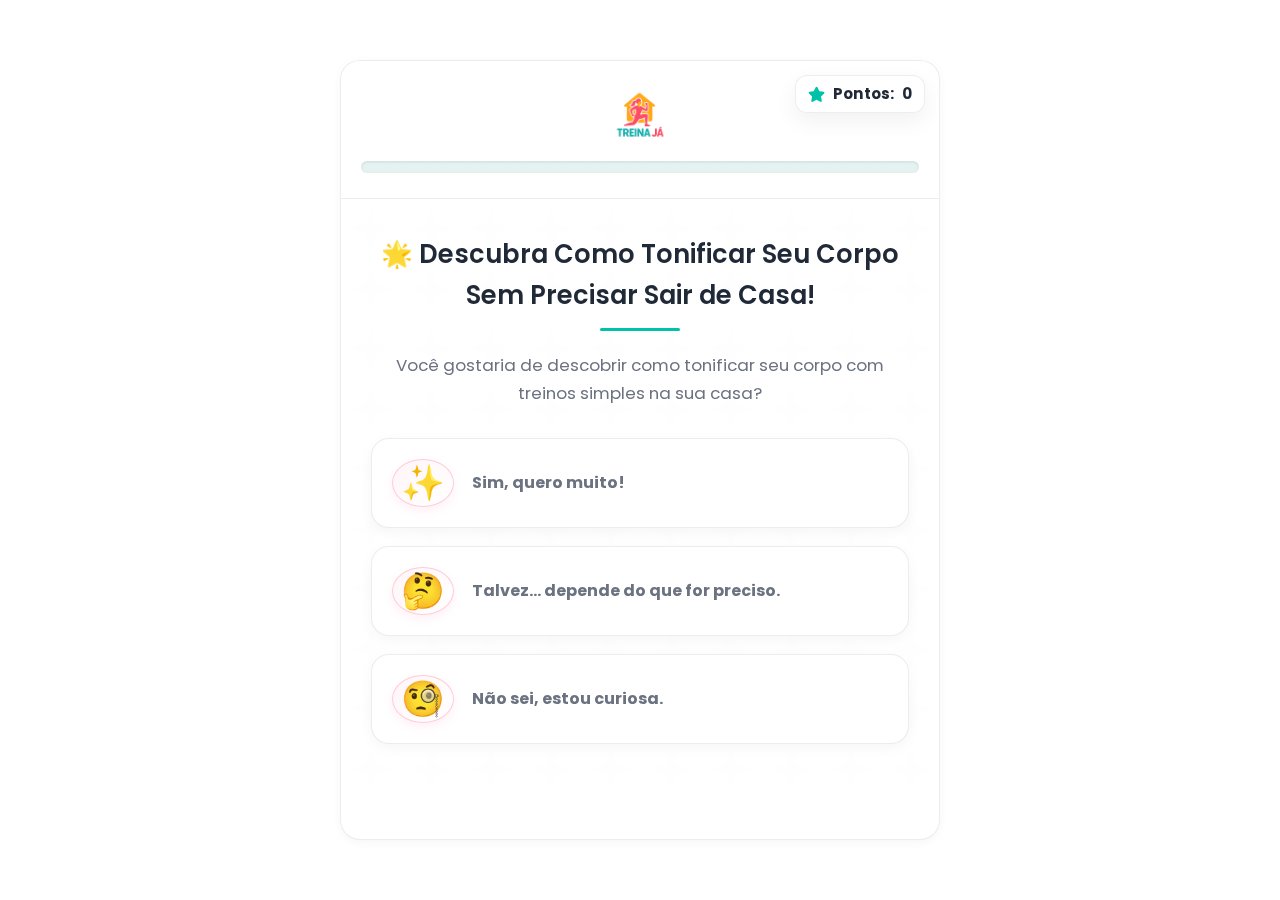
<file: index.html>
<!DOCTYPE html>
<html lang="pt-BR">
  <head>
    <meta charset="UTF-8">
    <meta name="viewport" content="width=device-width, initial-scale=1.0">
    <title>Natália Fit Quiz</title>
    <link rel="stylesheet" href="css/styles.css">
    <link rel="stylesheet" href="css/testimonial-styles.css">
    <link rel="stylesheet" href="css/sub-headline-styles.css">
    <link rel="stylesheet" href="css/visual-elements.css">
    <link rel="stylesheet" href="css/theme-override.css">
    <link rel="stylesheet" href="css/theme-modern.css">
    <link href="https://fonts.googleapis.com/css2?family=Poppins:wght@300;400;500;600;700&family=Dancing+Script:wght@700&display=swap" rel="stylesheet">
    <link rel="stylesheet" href="https://cdnjs.cloudflare.com/ajax/libs/animate.css/4.1.1/animate.min.css">
    <link rel="stylesheet" href="https://cdnjs.cloudflare.com/ajax/libs/font-awesome/6.0.0/css/all.min.css">
    <!-- Meta Pixel Code -->
    <script>
    !function(f,b,e,v,n,t,s)
    {if(f.fbq)return;n=f.fbq=function(){n.callMethod?
    n.callMethod.apply(n,arguments):n.queue.push(arguments)};
    if(!f._fbq)f._fbq=n;n.push=n;n.loaded=!0;n.version='2.0';
    n.queue=[];t=b.createElement(e);t.async=!0;
    t.src=v;s=b.getElementsByTagName(e)[0];
    s.parentNode.insertBefore(t,s)}(window, document,'script',
    'https://connect.facebook.net/en_US/fbevents.js');
    fbq('init', '409955278741697');
    fbq('track', 'PageView');
    </script>
    <noscript>
    <img height="1" width="1" style="display:none"
    src="https://www.facebook.com/tr?id=409955278741697&ev=PageView&noscript=1"/>
    </noscript>
    <!-- End Meta Pixel Code -->
</head>
<body>
    <div class="quiz-container">
        <div id="score-board" style="position: absolute; top: 18px; right: 18px; background: linear-gradient(90deg, #ff69b4 60%, #ffe0f7 100%); color: #fff; font-weight: 800; font-size: 1.1rem; border-radius: 10px; padding: 4px 12px; box-shadow: 0 2px 10px rgba(255,105,180,0.10); z-index: 10; display: flex; align-items: center; gap: 6px;"><i class="fas fa-star"></i> Pontos: <span id="score-value">0</span></div>
        <!-- Tela 1: Boas-vindas -->
        <div id="question-1" class="screen active">
            <div class="header">
                <div class="logo-container">
                    <img src="Logo/logo.png" alt="Natália Fit Logo" class="logo-image">
                </div>
                <div class="progress-bar">
                    <div class="progress" style="width: 0%"></div>
                </div>
            </div>
            
            <div class="content">
                <h2 class="animate__animated animate__fadeIn">🌟 Descubra Como Tonificar Seu Corpo Sem Precisar Sair de Casa!</h2>
                <p class="animate__animated animate__fadeIn animate__delay-1s">Você gostaria de descobrir como tonificar seu corpo com treinos simples na sua casa?</p>
                
                <div class="quiz-options">
                    <div class="option" onclick="selectOption(this)">
                        <span class="emoji">✨</span>
                        <div class="option-text">
                            <strong>Sim, quero muito!</strong>
                        </div>
                    </div>
                    <div class="option" onclick="selectOption(this)">
                        <span class="emoji">🤔</span>
                        <div class="option-text">
                            <strong>Talvez... depende do que for preciso.</strong>
                        </div>
                    </div>
                    <div class="option" onclick="selectOption(this)">
                        <span class="emoji">🧐</span>
                        <div class="option-text">
                            <strong>Não sei, estou curiosa.</strong>
                        </div>
                    </div>
                </div>
                

            </div>
        </div>

        <!-- Tela 2: Informação motivacional -->
        <div id="question-2" class="screen">
            <div class="header">
                <div class="logo-container">
                    <img src="Logo/logo.png" alt="Natália Fit Logo" class="logo-image">
                </div>
                <div class="progress-bar">
                    <div class="progress" style="width: 9%"></div>
                </div>
            </div>
            <div class="content">
                <h2 class="animate__animated animate__fadeIn">Mais de 75.000 mulheres já começaram a transformar seu corpo sem precisar pisar numa academia!</h2>
                
                <div class="image-container animate__animated animate__fadeIn animate__delay-1s">
                    <img src="images/imagem1.jpg" alt="Mulher madura se exercitando feliz" class="rounded-image">
                </div>
                
                <button class="btn primary-btn pulse" onclick="nextPage('question-3')">QUERO SABER COMO</button>

            </div>
        </div>

        <!-- Tela 3: Motivação para treino -->
        <div id="question-3" class="screen">
            <div class="header">
                <div class="logo-container">
                    <img src="Logo/logo.png" alt="Natália Fit Logo" class="logo-image">
                </div>
                <div class="progress-bar">
                    <div class="progress" style="width: 18%"></div>
                </div>
            </div>
            <div class="content">
                <h2 class="animate__animated animate__fadeIn">O que mais te motivaria a começar um treino em casa?</h2>
                <p class="animate__animated animate__fadeIn">Selecione todas as opções que te motivam</p>
                
                <div class="quiz-options checkbox-options">
                    <div class="option" onclick="toggleCheckbox(this)">
                        <span class="checkbox"></span>
                        <div class="option-text">
                            <strong>Deixar a barriga mais firme</strong>
                        </div>
                    </div>
                    <div class="option" onclick="toggleCheckbox(this)">
                        <span class="checkbox"></span>
                        <div class="option-text">
                            <strong>Ter um bumbum mais durinho</strong>
                        </div>
                    </div>
                    <div class="option" onclick="toggleCheckbox(this)">
                        <span class="checkbox"></span>
                        <div class="option-text">
                            <strong>Afinar a cintura</strong>
                        </div>
                    </div>
                    <div class="option" onclick="toggleCheckbox(this)">
                        <span class="checkbox"></span>
                        <div class="option-text">
                            <strong>Melhorar minha autoestima</strong>
                        </div>
                    </div>
                </div>
                

            </div>
        </div>

        <!-- Tela 4: Insatisfação física -->
        <div id="question-4" class="screen">
            <div class="header">
                <div class="logo-container">
                    <img src="Logo/logo.png" alt="Natália Fit Logo" class="logo-image">
                </div>
                <div class="progress-bar">
                    <div class="progress" style="width: 27%"></div>
                </div>
            </div>
            <div class="content">
                <h2 class="animate__animated animate__fadeIn">Como você descreveria hoje sua principal insatisfação física?</h2>
                
                <div class="quiz-options">
                    <div class="option" onclick="selectOption(this)">
                        <span class="emoji">😣</span>
                        <div class="option-text">
                            <strong>Flacidez na barriga</strong>
                        </div>
                    </div>
                    <div class="option" onclick="selectOption(this)">
                        <span class="emoji">😔</span>
                        <div class="option-text">
                            <strong>Celulite ou varizes</strong>
                        </div>
                    </div>
                    <div class="option" onclick="selectOption(this)">
                        <span class="emoji">😩</span>
                        <div class="option-text">
                            <strong>Inchaço corporal</strong>
                        </div>
                    </div>
                    <div class="option" onclick="selectOption(this)">
                        <span class="emoji">💥</span>
                        <div class="option-text">
                            <strong>Quero mudar tudo!</strong>
                        </div>
                    </div>
                </div>
                

            </div>
        </div>

        <!-- Tela 5: Vida amorosa e autoestima -->
        <div id="question-5" class="screen">
            <div class="header">
                <div class="logo-container">
                    <img src="Logo/logo.png" alt="Natália Fit Logo" class="logo-image">
                </div>
                <div class="progress-bar">
                    <div class="progress" style="width: 36%"></div>
                </div>
            </div>
            <div class="content">
                <h2 class="animate__animated animate__fadeIn">Você sente que seu corpo influencia na sua vida amorosa ou autoestima?</h2>
                
                <div class="quiz-options">
                    <div class="option" onclick="selectOption(this)">
                        <span class="emoji">💔</span>
                        <div class="option-text">
                            <strong>Sim, muito.</strong>
                        </div>
                    </div>
                    <div class="option" onclick="selectOption(this)">
                        <span class="emoji">😕</span>
                        <div class="option-text">
                            <strong>Um pouco, mas incomoda.</strong>
                        </div>
                    </div>
                    <div class="option" onclick="selectOption(this)">
                        <span class="emoji">🤷‍♀️</span>
                        <div class="option-text">
                            <strong>Não sei, mas gostaria de me sentir melhor.</strong>
                        </div>
                    </div>
                </div>
                

            </div>
        </div>

        <!-- Tela 6: Bumbum -->
        <div id="question-6" class="screen">
            <div class="header">
                <div class="logo-container">
                    <img src="Logo/logo.png" alt="Natália Fit Logo" class="logo-image">
                </div>
                <div class="progress-bar">
                    <div class="progress" style="width: 45%"></div>
                </div>
            </div>
            <div class="content">
                <h2 class="animate__animated animate__fadeIn">Em relação ao seu bumbum, como você se sente?</h2>
                
                <div class="quiz-options">
                    <div class="option" onclick="selectOption(this)">
                        <span class="emoji">🍑</span>
                        <div class="option-text">
                            <strong>Gostaria que fosse mais durinho</strong>
                        </div>
                    </div>
                    <div class="option" onclick="selectOption(this)">
                        <span class="emoji">🤔</span>
                        <div class="option-text">
                            <strong>Acho que poderia melhorar...</strong>
                        </div>
                    </div>
                    <div class="option" onclick="selectOption(this)">
                        <span class="emoji">😊</span>
                        <div class="option-text">
                            <strong>Estou satisfeita.</strong>
                        </div>
                    </div>
                </div>
                

            </div>
        </div>

        <!-- Tela 7: Cintura -->
        <div id="question-7" class="screen">
            <div class="header">
                <div class="logo-container">
                    <img src="Logo/logo.png" alt="Natália Fit Logo" class="logo-image">
                </div>
                <div class="progress-bar">
                    <div class="progress" style="width: 54%"></div>
                </div>
            </div>
            <div class="content">
                <h2 class="animate__animated animate__fadeIn">Em relação à sua cintura, como você se sente?</h2>
                
                <div class="quiz-options">
                    <div class="option" onclick="selectOption(this)">
                        <span class="emoji">⏰</span>
                        <div class="option-text">
                            <strong>Queria ter a cintura mais fina</strong>
                        </div>
                    </div>
                    <div class="option" onclick="selectOption(this)">
                        <span class="emoji">😕</span>
                        <div class="option-text">
                            <strong>Às vezes me incomodo com a barriga saliente.</strong>
                        </div>
                    </div>
                    <div class="option" onclick="selectOption(this)">
                        <span class="emoji">👍</span>
                        <div class="option-text">
                            <strong>Estou ok com minha cintura.</strong>
                        </div>
                    </div>
                </div>
                

            </div>
        </div>

        <!-- Tela 8: Medo de falta de cuidados -->
        <div id="question-8" class="screen">
            <div class="header">
                <div class="logo-container">
                    <img src="Logo/logo.png" alt="Natália Fit Logo" class="logo-image">
                </div>
                <div class="progress-bar">
                    <div class="progress" style="width: 63%"></div>
                </div>
            </div>
            <div class="content">
                <h2 class="animate__animated animate__fadeIn">Você tem medo de que a falta de cuidados com o corpo possa afetar seu relacionamento ou sua autoestima?</h2>
                
                <div class="quiz-options">
                    <div class="option" onclick="selectOption(this)">
                        <span class="emoji">😢</span>
                        <div class="option-text">
                            <strong>Sim, tenho esse receio...</strong>
                        </div>
                    </div>
                    <div class="option" onclick="selectOption(this)">
                        <span class="emoji">🤔</span>
                        <div class="option-text">
                            <strong>Nunca tinha pensado nisso, mas faz sentido.</strong>
                        </div>
                    </div>
                    <div class="option" onclick="selectOption(this)">
                        <span class="emoji">🙂</span>
                        <div class="option-text">
                            <strong>Não me preocupo com isso.</strong>
                        </div>
                    </div>
                </div>
                

            </div>
        </div>

        <!-- Tela 9: 10 minutos por dia -->
        <div id="question-9" class="screen">
            <div class="header">
                <div class="logo-container">
                    <img src="Logo/logo.png" alt="Natália Fit Logo" class="logo-image">
                </div>
                <div class="progress-bar">
                    <div class="progress" style="width: 72%"></div>
                </div>
            </div>
            <div class="content">
                <h2 class="animate__animated animate__fadeIn">Se você pudesse melhorar seu corpo e sua confiança treinando apenas 10 minutos por dia, você tentaria?</h2>
                
                <div class="image-container animate__animated animate__fadeIn animate__delay-1s">
                    <img src="images/imagem2.jpg" alt="Mulher madura sorridente pós-treino" class="rounded-image">
                </div>
                
                <button class="btn primary-btn pulse" onclick="nextPage('question-10')">QUERO TENTAR</button>
            </div>
        </div>

        <!-- Tela 10: Preferência de treinos -->
        <div id="question-10" class="screen">
            <div class="header">
                <div class="logo-container">
                    <img src="Logo/logo.png" alt="Natália Fit Logo" class="logo-image">
                </div>
                <div class="progress-bar">
                    <div class="progress" style="width: 81%"></div>
                </div>
            </div>
            <div class="content">
                <h2 class="animate__animated animate__fadeIn">Você prefere treinos que...</h2>
                
                <div class="quiz-options checkbox-options">
                    <div class="option" onclick="toggleCheckbox(this)">
                        <span class="checkbox"></span>
                        <div class="option-text">
                            <strong>Fortaleçam glúteos e coxas</strong>
                        </div>
                    </div>
                    <div class="option" onclick="toggleCheckbox(this)">
                        <span class="checkbox"></span>
                        <div class="option-text">
                            <strong>Modelem a cintura</strong>
                        </div>
                    </div>
                    <div class="option" onclick="toggleCheckbox(this)">
                        <span class="checkbox"></span>
                        <div class="option-text">
                            <strong>Melhorem a postura e reduzam o inchaço</strong>
                        </div>
                    </div>
                </div>
                

            </div>
        </div>

        <!-- Tela 11: Plano personalizado -->
        <div id="question-11" class="screen">
            <div class="header">
                <div class="logo-container">
                    <img src="Logo/logo.png" alt="Natália Fit Logo" class="logo-image">
                </div>
                <div class="progress-bar">
                    <div class="progress" style="width: 90%"></div>
                </div>
            </div>
            <div class="content">
                <h2 class="animate__animated animate__fadeIn">Quer receber um plano 100% personalizado para começar?</h2>
                
                <div class="form-group animate__animated animate__fadeIn">
                    <label for="user-name">Seu nome:</label>
                    <input type="text" id="user-name" class="form-input" placeholder="Digite seu nome aqui" onkeydown="if(event.key === 'Enter') { saveName(); }">
                </div>
                
                <button class="btn primary-btn pulse" onclick="saveName(); showLoading()">QUERO RECEBER MEU PLANO</button>
            </div>
        </div>

        <!-- Tela de Carregamento/Análise -->
        <div id="loading-screen" class="screen">
            <div class="header">
                <div class="logo-container">
                    <img src="Logo/logo.png" alt="Natália Fit Logo" class="logo-image">
                </div>
                <div class="progress-bar">
                    <div class="progress" style="width: 95%"></div>
                </div>
            </div>
            <div class="content" style="background: linear-gradient(135deg, #ffe0f7 0%, #fff6fa 100%); min-height: 100vh; display: flex; align-items: center; justify-content: center;">
                <div class="loading-container animate__animated animate__fadeIn" style="background: #fff; border-radius: 28px; box-shadow: 0 8px 32px rgba(255,105,180,0.13); padding: 48px 32px; max-width: 420px; width: 100%; margin: 40px auto; text-align: center; position: relative;">
                    <div style="position: absolute; top: -30px; left: 50%; transform: translateX(-50%); background: linear-gradient(45deg, #ff69b4, #ffb6c1); border-radius: 50%; width: 70px; height: 70px; display: flex; align-items: center; justify-content: center; box-shadow: 0 4px 18px rgba(255,105,180,0.18);">
                        <i class="fas fa-star" style="color: #fff; font-size: 32px;"></i>
                    </div>
                    <h2 class="animate__animated animate__fadeIn" style="color: #e83e8c; font-size: 2rem; font-weight: 800; margin-top: 30px; margin-bottom: 18px; line-height: 1.2; letter-spacing: -1px;">
                        <span style="font-size: 2.2rem;">🎉</span> <span id="user-name-display" style="color: #ff69b4;">!</span>
                    </h2>
                    <div class="image-container animate__animated animate__fadeIn animate__delay-1s" style="margin: 36px 0 28px 0;">
                        <div class="progress-bar-animated" style="height: 22px; background: linear-gradient(90deg, #ff69b4 40%, #ffe0f7 100%); border-radius: 14px; box-shadow: 0 2px 8px rgba(255,105,180,0.10); position: relative; overflow: hidden;">
                            <i class="fas fa-dumbbell" style="position: absolute; left: 12px; top: 2px; color: #fff; font-size: 18px;"></i>
                            <i class="fas fa-heart" style="position: absolute; right: 12px; top: 2px; color: #ff69b4; font-size: 18px;"></i>
                        </div>
                    </div>
                    <div style="display: flex; justify-content: center; gap: 18px; margin-bottom: 32px;">
                        <i class="fas fa-trophy" style="color: #FFD700; font-size: 32px;"></i>
                        <i class="fas fa-fire" style="color: #ff69b4; font-size: 32px;"></i>
                        <i class="fas fa-bolt" style="color: #00c896; font-size: 32px;"></i>
                    </div>
                    <button class="btn primary-btn pulse animate__animated animate__fadeIn animate__delay-4s" style="background: linear-gradient(45deg, #ff5bae, #ff69b4); color: #fff; border: none; border-radius: 50px; padding: 18px 44px; font-size: 1.3rem; font-weight: 800; box-shadow: 0 8px 24px rgba(255,105,180,0.18); margin: 18px 0 8px 0; transition: all 0.3s;" onclick="nextPage('results-screen')">ACESSAR MEU PLANO <i class='fas fa-arrow-right' style='margin-left:8px;'></i></button>
                    <div style="position: absolute; bottom: -18px; right: 18px;">
                        <i class="fas fa-confetti" style="color: #ffb6c1; font-size: 32px;"></i>
                    </div>
                </div>
            </div>
        </div>

        <!-- Tela de Resultados (Página de Vendas) -->
        <div id="results-screen" class="screen">
            <div class="header sales-header">
                <div class="logo-container">
                    <img src="Logo/logo.png" alt="Natália Fit Logo" class="logo-image">
                </div>
                <div class="progress-bar">
                    <div class="progress" style="width: 100%"></div>
                </div>
            </div>
            <div class="content sales-content">


                <!-- Sub-headline de apoio com ícones -->
                <div class="sales-section sub-headline-section animate__animated animate__fadeIn animate__delay-1s">
                    <h3 class="support-text">Sem academia. Sem equipamentos. Sem desculpas.</h3>
                    
                    <div class="feature-icons">
                        <div class="feature-icon">
                            <div class="icon-circle">
                                <i class="fas fa-home"></i>
                            </div>
                            <div class="icon-text">Treinos em casa</div>
                        </div>
                        
                        <div class="feature-icon">
                            <div class="icon-circle">
                                <i class="fas fa-stopwatch"></i>
                            </div>
                            <div class="icon-text">10 minutos</div>
                        </div>
                        
                        <div class="feature-icon">
                            <div class="icon-circle">
                                <i class="fas fa-fire"></i>
                            </div>
                            <div class="icon-text">Resultados reais</div>
                        </div>
                    </div>
                </div>

                <!-- Identificação com a dor (reduzida) -->
                <div class="sales-section pain-section animate__animated animate__fadeIn animate__delay-2s">
                    <h3 class="pain-title">Insatisfeita com seu corpo?</h3>
                    <p class="pain-text">Milhares de mulheres como você conseguiram transformar seus corpos sem precisar de academia ou equipamentos caros.</p>
                </div>



                <!-- Prova Social -->
                <div class="sales-section testimonial-section animate__animated animate__fadeIn animate__delay-3s">
                    <h3 class="section-title">📈 O QUE DIZEM NOSSAS ALUNAS</h3>
                    <div class="testimonial">
                        <div class="testimonial-image">
                            <img src="FotosComentarios/6.png" alt="Foto de Ana Paula" style="width: 60px; height: 60px; border-radius: 50%; border: 3px solid #ff69b4; object-fit: cover;">
                        </div>
                        <div class="testimonial-content">
                            <blockquote>
                                <p><strong>"Depois de anos tentando dietas e treinos difíceis, finalmente encontrei algo que consigo fazer! Meu corpo mudou muito em poucas semanas!"</strong></p>
                                <cite>— Ana Paula, 47 anos</cite>
                            </blockquote>
                        </div>
                    </div>
                    <div class="image-container animate__animated animate__fadeIn animate__delay-1s">
                        <img src="AntesEDepois/1.png" alt="Antes e Depois - Resultados Reais" class="rounded-image">
                    </div>
                </div>

                <!-- Primeira CTA -->
                <div class="sales-section cta-section animate__animated animate__fadeIn animate__delay-3s">
                    <h3 class="cta-title">🚀 Comece agora a transformação que você merece!</h3>
                    <button class="btn primary-btn large-btn pulse" onclick="document.getElementById('pricing-section').scrollIntoView({behavior: 'smooth'})">
                        QUERO MEU PLANO PERSONALIZADO 🔥
                    </button>
                </div>

                <!-- Sobre o Método - Visual Cards -->
                <div class="method-banner animate__animated animate__fadeIn animate__delay-2s">
                    <i class="fas fa-gem method-icon"></i>
                    <h2 class="method-title">Natália Fit</h2>
                    <p class="method-description">Transforme seu corpo com a Natália Fit</p>
                </div>
                
                <div class="visual-cards-container animate__animated animate__fadeIn animate__delay-3s">
                    <div class="visual-card">
                        <div class="icon-container">
                            <i class="fas fa-stopwatch"></i>
                        </div>
                        <h3 class="card-title">Treinos Rápidos</h3>
                        <p>Apenas 10 minutos por dia para resultados incríveis</p>
                    </div>
                    
                    <div class="visual-card">
                        <div class="icon-container">
                            <i class="fas fa-home"></i>
                        </div>
                        <h3 class="card-title">Sem Academia</h3>
                        <p>Treine no conforto da sua casa, sem equipamentos</p>
                    </div>
                    
                    <div class="visual-card">
                        <div class="icon-container">
                            <i class="fas fa-heart"></i>
                        </div>
                        <h3 class="card-title">Para Iniciantes</h3>
                        <p>Exercícios seguros e adaptados para qualquer nível</p>
                    </div>
                </div>

                <!-- Resultados Esperados - Visual Grid -->
                <div class="sales-section results-section animate__animated animate__fadeIn animate__delay-4s">
                    <h3 class="section-title">✨ RESULTADOS TRANSFORMADORES</h3>
                    
                    <div class="benefits-grid">
                        <div class="benefit-item animate__animated animate__fadeIn animate__delay-1s">
                            <div class="benefit-icon">
                                <i class="fas fa-venus"></i>
                            </div>
                            <div class="benefit-text">Barriga mais definida e tonificada</div>
                        </div>
                        
                        <div class="benefit-item animate__animated animate__fadeIn animate__delay-1s">
                            <div class="benefit-icon">
                                <i class="fas fa-hourglass"></i>
                            </div>
                            <div class="benefit-text">Cintura mais fina e marcada</div>
                        </div>
                        
                        <div class="benefit-item animate__animated animate__fadeIn animate__delay-2s">
                            <div class="benefit-icon">
                                <i class="fas fa-star"></i>
                            </div>
                            <div class="benefit-text">Bumbum mais firme e empinado</div>
                        </div>
                        
                        <div class="benefit-item animate__animated animate__fadeIn animate__delay-2s">
                            <div class="benefit-icon">
                                <i class="fas fa-tint-slash"></i>
                            </div>
                            <div class="benefit-text">Redução de celulite e retenção</div>
                        </div>
                        
                        <div class="benefit-item animate__animated animate__fadeIn animate__delay-3s">
                            <div class="benefit-icon">
                                <i class="fas fa-smile"></i>
                            </div>
                            <div class="benefit-text">Mais autoestima e confiança</div>
                        </div>
                        
                        <div class="benefit-item animate__animated animate__fadeIn animate__delay-3s">
                            <div class="benefit-icon">
                                <i class="fas fa-bolt"></i>
                            </div>
                            <div class="benefit-text">Mais energia e disposição no dia a dia</div>
                        </div>
                    </div>
                </div>

                    <h3 class="section-title">🎯 O QUE VOCÊ VAI RECEBER</h3>
                    
                    <div class="image-container animate__animated animate__fadeIn animate__delay-1s">
                        <img src="images/imagem3.jpg" alt="Kit completo da Natália Fit" class="rounded-image">
                    </div>
                    
                    <ul class="offer-list">
                        <li>Programa completo da Natália Fit</li>
                        <li>Sequência de exercícios focados em bumbum, abdômen e cintura</li>
                        <li>Rotina rápida para praticar em casa sem equipamentos</li>
                    </ul>
                </div>

                <!-- Seção de Planos -->
                <div id="pricing-section" class="sales-section pricing-section animate__animated animate__fadeIn animate__delay-5s" style="display: flex; flex-wrap: wrap; gap: 30px; justify-content: center; margin-bottom: 40px;">
                    <div class="plan-card" style="background: #fff0f5; border-radius: 18px; box-shadow: 0 4px 18px rgba(255,105,180,0.13); padding: 32px 28px; min-width: 260px; max-width: 320px; flex: 1 1 260px; display: flex; flex-direction: column; align-items: center;">
                        <h4 style="color: #e83e8c; font-size: 22px; font-weight: 700; margin-bottom: 10px;">Plano Mensal</h4>
                        <div style="font-size: 38px; font-weight: 900; color: #ff69b4; margin-bottom: 8px;">R$ 29,99</div>
                        <div style="font-size: 15px; color: #888; margin-bottom: 18px;">por mês, cancele quando quiser</div>
                        <ul style="text-align: left; font-size: 15px; color: #444; margin-bottom: 18px;">
                            <li>✔️ Acesso total ao programa</li>
                            <li>✔️ Suporte e atualizações</li>
                        </ul>
                        <a href="https://lastlink.com/p/C7DF51811/checkout-payment/" target="_blank" style="background: linear-gradient(45deg, #ff5bae, #ff69b4); color: #fff; border: none; border-radius: 50px; padding: 14px 38px; font-size: 18px; font-weight: 700; text-decoration: none; box-shadow: 0 6px 18px rgba(255,105,180,0.18); margin-top: 10px;">Assinar Mensal</a>
                    </div>
                    <div class="plan-card" style="background: #e6f9f2; border-radius: 18px; box-shadow: 0 4px 18px rgba(20,200,160,0.10); padding: 32px 28px; min-width: 260px; max-width: 320px; flex: 1 1 260px; display: flex; flex-direction: column; align-items: center; border: 2px solid #00c896;">
                        <h4 style="color: #00a97a; font-size: 22px; font-weight: 700; margin-bottom: 10px;">Plano Anual</h4>
                        <div style="font-size: 38px; font-weight: 900; color: #00c896; margin-bottom: 8px;">R$ 99,99</div>
                        <div style="font-size: 15px; color: #555; margin-bottom: 18px;">por ano, economia de 72%</div>
                        <ul style="text-align: left; font-size: 15px; color: #444; margin-bottom: 18px;">
                            <li>✔️ Acesso total ao programa</li>
                            <li>✔️ Suporte e atualizações</li>
                            <li>✔️ Melhor custo-benefício</li>
                        </ul>
                        <a href="https://lastlink.com/p/CABAF4489/checkout-payment/" target="_blank" style="background: linear-gradient(45deg, #00c896, #00e6a0); color: #fff; border: none; border-radius: 50px; padding: 14px 38px; font-size: 18px; font-weight: 700; text-decoration: none; box-shadow: 0 6px 18px rgba(0,200,150,0.18); margin-top: 10px;">Assinar Anual</a>
                    </div>
                </div>

                <!-- CTA Final -->
                <div class="sales-section final-cta animate__animated animate__fadeIn animate__delay-5s">
                    <h3 class="cta-title">Está na hora de investir em você!</h3>
                    <button class="btn primary-btn large-btn pulse" onclick="window.location.href='https://lastlink.com/p/C01C86377/checkout-payment/'">
                        QUERO COMEÇAR AGORA MESMO 🔥
                    </button>
                    <p class="guarantee"><strong>🔐 Pagamento 100% seguro</strong> | Satisfação garantida ou seu dinheiro de volta</p>
                </div>
            </div>
        </div>
    </div>

    <script src="js/quiz.js"></script>
</body>
</html>
</file>
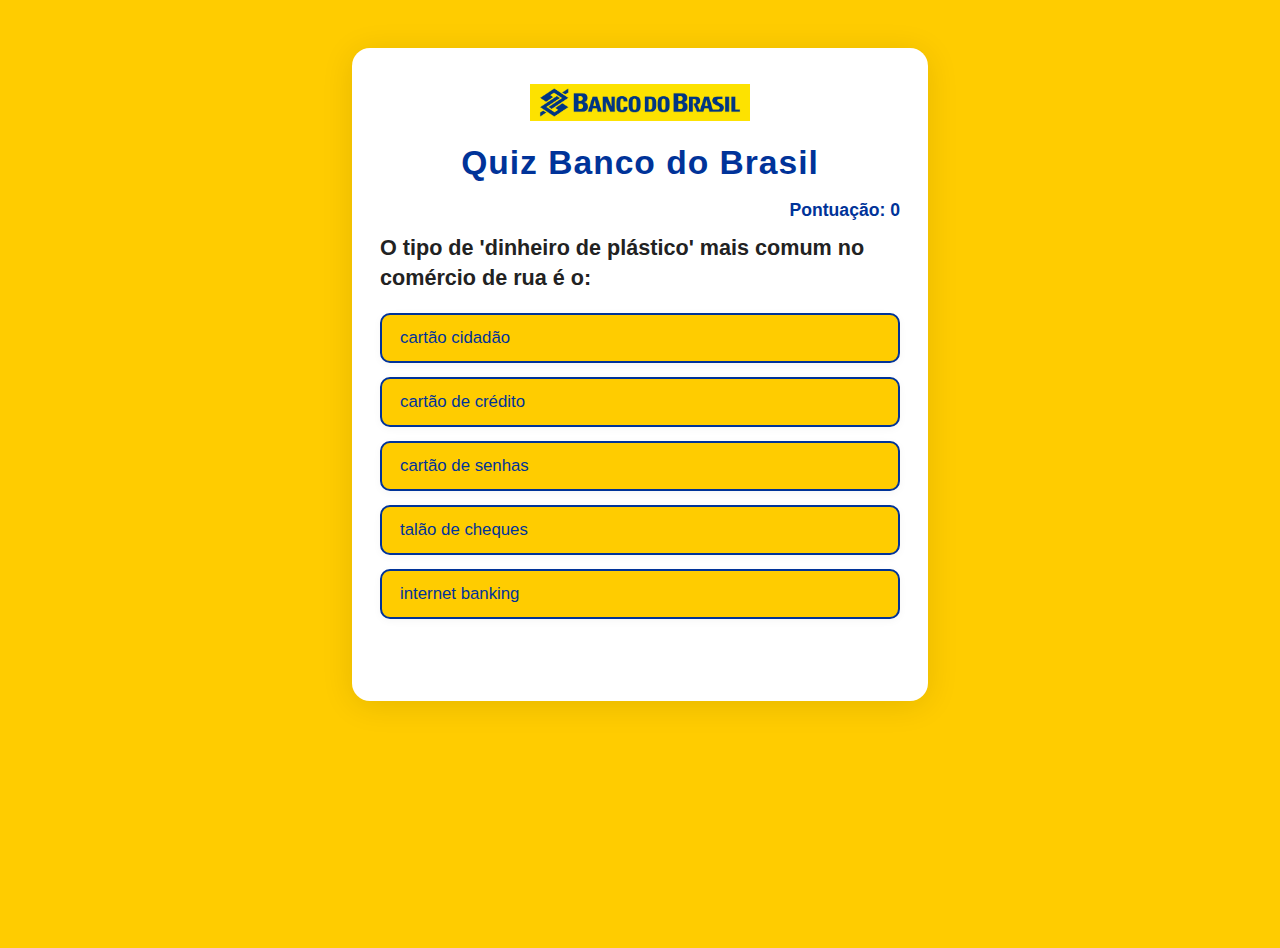
<file: BancoDoBrasil/index.html>
<!DOCTYPE html>
<html lang="pt-BR">
<head>
    <meta charset="UTF-8">
    <meta name="viewport" content="width=device-width, initial-scale=1.0">
    <title>Quiz Banco do Brasil</title>
    <style>
        body {
            font-family: 'Poppins', Arial, sans-serif;
            background: #FFCC00;
            margin: 0;
            padding: 0;
            min-height: 100vh;
        }
        .quiz-container {
            max-width: 520px;
            margin: 48px auto 0 auto;
            background: #fff;
            border-radius: 18px;
            box-shadow: 0 4px 32px rgba(0,0,0,0.10);
            padding: 36px 28px 32px 28px;
            position: relative;
        }
        .logo-bb {
            display: block;
            margin: 0 auto 18px auto;
            width: 220px;
            max-width: 80%;
        }
        h1 {
            color: #003399;
            text-align: center;
            font-size: 2.1rem;
            margin-bottom: 18px;
            letter-spacing: 1px;
        }
        .score {
            text-align: right;
            color: #003399;
            font-weight: 700;
            margin-bottom: 12px;
            font-size: 1.1rem;
        }
        .question {
            font-size: 1.35rem;
            margin-bottom: 20px;
            color: #222;
            font-weight: 700;
            line-height: 1.4;
        }
        .options {
            display: flex;
            flex-direction: column;
            gap: 14px;
        }
        .option {
            background: #FFCC00;
            border: 2px solid #003399;
            color: #003399;
            border-radius: 10px;
            padding: 13px 18px;
            cursor: pointer;
            font-size: 1.05rem;
            font-weight: 500;
            transition: background 0.2s, color 0.2s, border 0.2s;
            box-shadow: 0 2px 8px rgba(0,0,0,0.04);
        }
        .option.selected {
            background: #e3eafc;
            border-color: #003399;
        }
        .option.wrong {
            background: #ffcdd2;
            border-color: #e57373;
            color: #b71c1c;
        }
        .option.correct {
            background: #b2dfdb;
            border-color: #009688;
            color: #00695c;
        }
        .feedback {
            margin-top: 22px;
            font-size: 1.13rem;
            font-weight: 600;
            text-align: center;
            min-height: 28px;
        }
        .next-btn {
            margin: 32px auto 0 auto;
            display: block;
            padding: 12px 38px;
            background: #003399;
            color: #fff;
            border: none;
            border-radius: 10px;
            font-size: 1.08rem;
            font-weight: 600;
            cursor: pointer;
            transition: background 0.2s;
            box-shadow: 0 2px 8px rgba(0,0,0,0.07);
        }
        .next-btn:hover {
            background: #002266;
        }
        @media (max-width: 600px) {
            .quiz-container { padding: 18px 4vw 24px 4vw; }
            .logo-bb { width: 150px; }
        }
    </style>
</head>
<body>
    <div class="quiz-container">
        <img src="logo/logobb.png" alt="Banco do Brasil" class="logo-bb">
        <h1>Quiz Banco do Brasil</h1>
        <div class="score" id="score">Pontuação: 0</div>
        <div class="question" id="question"></div>
        <div class="options" id="options"></div>
        <div class="feedback" id="feedback"></div>
        <button class="next-btn" id="nextBtn" style="display:none">Próxima</button>
    </div>
    <script>
// ATENÇÃO: O array abaixo foi gerado automaticamente a partir do roteiro, contendo todas as perguntas e alternativas.
const perguntas = [
  {pergunta: "A operação que transfere um bem móvel ou imóvel do devedor ao credor como garantia em compra a crédito é:", opcoes: ["Hipoteca", "Fiança bancária", "Alienação fiduciária", "Penhor", "Aval bancário"], correta: 2},
  {pergunta: "O acesso bancário realizado via terminais de computador, caixas eletrônicos e bancos 24h é chamado de:", opcoes: ["Banco de Dados", "Débito Automático", "Home Office Banking", "Internet Banking", "Remote Banking"], correta: 3},
  {pergunta: "O tipo de 'dinheiro de plástico' mais comum no comércio de rua é o:", opcoes: ["cartão cidadão", "cartão de crédito", "cartão de senhas", "talão de cheques", "internet banking"], correta: 1},
  {pergunta: "Nesse regime, com alta mobilidade de capitais, ocorre que:", opcoes: ["diferenças de inflação não alteram câmbio real", "políticas expansionistas nos EUA causam recessão no Brasil", "políticas monetárias seriam sempre contracionistas", "câmbio com a moeda europeia seria fixo", "as taxas de juros entre Brasil e EUA se aproximariam"], correta: 4},
  {pergunta: "Uma redução da taxa de juros dos EUA em relação ao Brasil tenderia a:", opcoes: ["valorizar o Real em relação ao Dólar", "estimular exportações", "reduzir reservas cambiais", "aumentar fluxo de capitais ao exterior", "desestimular importações dos EUA"], correta: 0},
  // ... (continua para todas as perguntas do roteiro, mantendo o padrão acima)
];

// Função para embaralhar as perguntas a cada rodada
function embaralhar(array) {
  for (let i = array.length - 1; i > 0; i--) {
    const j = Math.floor(Math.random() * (i + 1));
    [array[i], array[j]] = [array[j], array[i]];
  }
}

let score = 0;
let perguntasRestantes = [];
let perguntaAtual = null;

function sortearPergunta() {
  if (perguntasRestantes.length === 0) {
    document.getElementById('question').innerHTML = 'Quiz finalizado!';
    document.getElementById('options').innerHTML = '';
    document.getElementById('feedback').innerHTML = `Pontuação final: <b>${score}</b> de ${perguntas.length}`;
    document.getElementById('nextBtn').style.display = 'none';
    // Adiciona botão de jogar novamente
    if (!document.getElementById('restartBtn')) {
      const restartBtn = document.createElement('button');
      restartBtn.textContent = 'Jogar Novamente';
      restartBtn.className = 'next-btn';
      restartBtn.id = 'restartBtn';
      restartBtn.onclick = reiniciarQuiz;
      document.querySelector('.quiz-container').appendChild(restartBtn);
    }
    return;
  }
  // Remove botão de jogar novamente se estiver visível
  const restartBtn = document.getElementById('restartBtn');
  if (restartBtn) restartBtn.remove();
  const idx = 0; // Sempre pega a primeira pergunta do array embaralhado
  perguntaAtual = perguntasRestantes.splice(idx, 1)[0];
  mostrarPergunta(perguntaAtual);
}

function reiniciarQuiz() {
  score = 0;
  perguntasRestantes = [...perguntas];
  embaralhar(perguntasRestantes);
  document.getElementById('score').textContent = `Pontuação: ${score}`;
  sortearPergunta();
}

function mostrarPergunta(perguntaObj) {
  document.getElementById('question').textContent = perguntaObj.pergunta;
  const optionsDiv = document.getElementById('options');
  optionsDiv.innerHTML = '';
  document.getElementById('feedback').textContent = '';
  document.getElementById('nextBtn').style.display = 'none';
  perguntaObj.opcoes.forEach((op, i) => {
    const btn = document.createElement('div');
    btn.className = 'option';
    btn.textContent = op;
    btn.onclick = () => responder(i, btn);
    optionsDiv.appendChild(btn);
  });
}

function responder(indice, btn) {
  const opcoes = document.querySelectorAll('.option');
  opcoes.forEach(o => o.onclick = null);
  if (indice === perguntaAtual.correta) {
    btn.classList.add('correct');
    document.getElementById('feedback').textContent = 'Correto!';
    score++;
    document.getElementById('score').textContent = `Pontuação: ${score}`;
  } else {
    btn.classList.add('wrong');
    opcoes[perguntaAtual.correta].classList.add('correct');
    document.getElementById('feedback').textContent = `Errado! A resposta correta é: "${perguntaAtual.opcoes[perguntaAtual.correta]}"`;
  }
  document.getElementById('nextBtn').style.display = 'inline-block';
}

document.getElementById('nextBtn').onclick = sortearPergunta;

// Iniciar quiz
perguntasRestantes = [...perguntas];
embaralhar(perguntasRestantes);
sortearPergunta();
    </script>
</body>
</html>
</file>
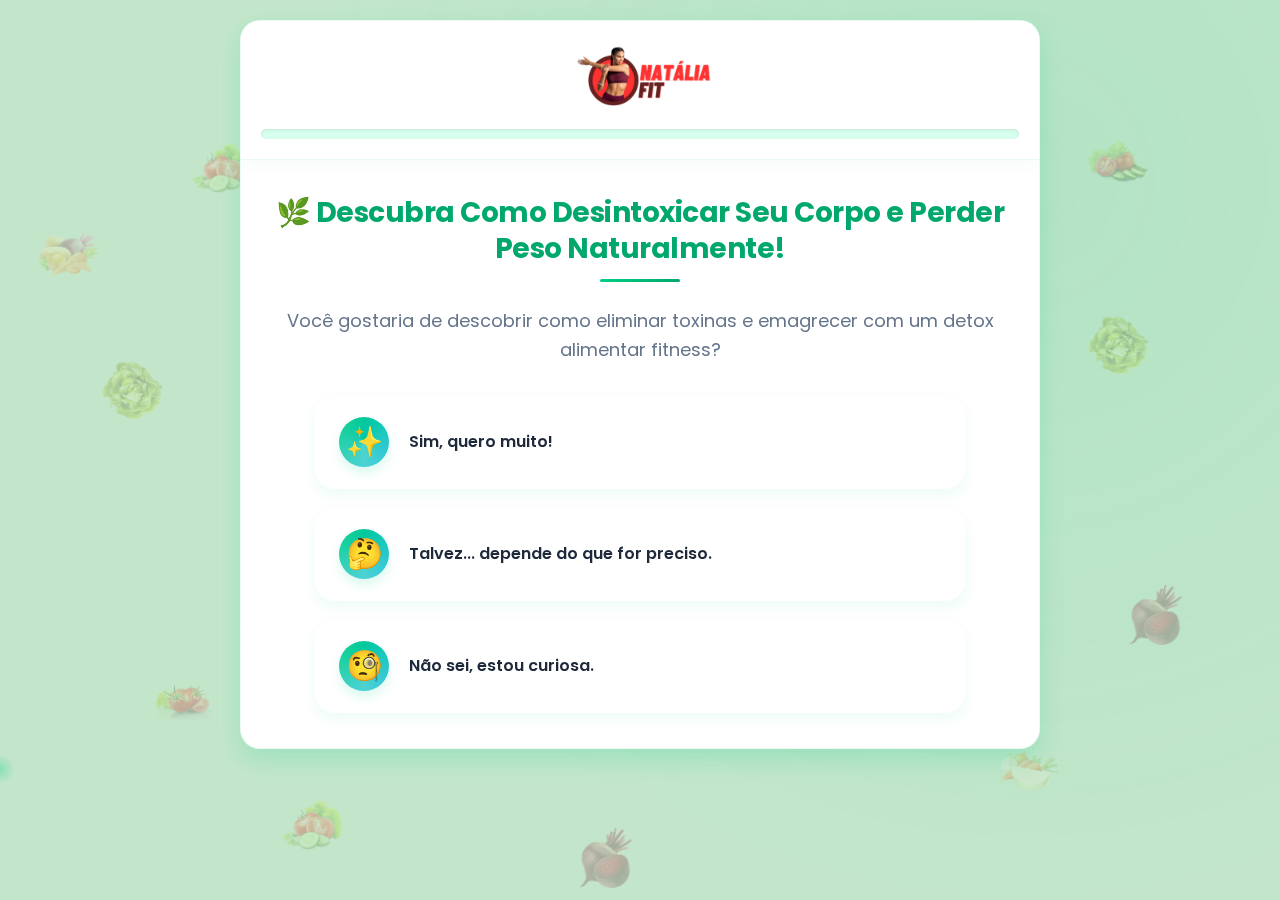
<file: Detox-NataliaFit/index.html>
<!DOCTYPE html>
<html lang="pt-BR">
<head>
    <meta charset="UTF-8">
    <meta name="viewport" content="width=device-width, initial-scale=1.0">
    <title>Detox Alimentar NatáliaFit</title>
    <link rel="stylesheet" href="css/styles.css">
    <link rel="stylesheet" href="css/testimonial-styles.css">
    <link rel="stylesheet" href="css/sub-headline-styles.css">
    <link rel="stylesheet" href="css/visual-elements.css">
    <link rel="stylesheet" href="css/floating-vegetables.css">
    <link href="https://fonts.googleapis.com/css2?family=Poppins:wght@300;400;500;600;700&family=Dancing+Script:wght@700&display=swap" rel="stylesheet">
    <link rel="stylesheet" href="https://cdnjs.cloudflare.com/ajax/libs/animate.css/4.1.1/animate.min.css">
    <link rel="stylesheet" href="https://cdnjs.cloudflare.com/ajax/libs/font-awesome/6.0.0/css/all.min.css">
    <style>
        /* Efeito de brilho nos botões */
        .glow-effect {
            position: relative;
            overflow: hidden;
        }
        
        .glow-effect::after {
            content: '';
            position: absolute;
            top: -50%;
            left: -50%;
            width: 200%;
            height: 200%;
            background: radial-gradient(circle at center, rgba(0, 208, 132, 0.8) 0%, transparent 70%);
            opacity: 0;
            transition: opacity 0.3s ease;
            mix-blend-mode: screen;
            pointer-events: none;
            z-index: -1;
        }
        
        .glow-effect:hover::after {
            opacity: 0.3;
        }
        
        /* Efeito de cursor personalizado */
        .cursor-effect {
            position: fixed;
            width: 30px;
            height: 30px;
            border-radius: 50%;
            background: radial-gradient(circle, rgba(0, 208, 132, 0.3) 0%, rgba(0, 208, 132, 0) 70%);
            pointer-events: none;
            transform: translate(-50%, -50%);
            z-index: 9999;
            transition: width 0.3s, height 0.3s, background 0.3s;
        }
        
        .cursor-effect.active {
            width: 50px;
            height: 50px;
            background: radial-gradient(circle, rgba(0, 208, 132, 0.5) 0%, rgba(0, 208, 132, 0) 70%);
        }
    </style>
</head>
<body>
    <!-- Elementos flutuantes de verduras -->
    <div class="floating-vegetables-container">
        <div class="floating-vegetable">
            <img src="verduras/19.png" alt="Verdura">
        </div>
        <div class="floating-vegetable">
            <img src="verduras/20.png" alt="Verdura">
        </div>
        <div class="floating-vegetable">
            <img src="verduras/21.png" alt="Verdura">
        </div>
        <div class="floating-vegetable">
            <img src="verduras/22.png" alt="Verdura">
        </div>
        <div class="floating-vegetable">
            <img src="verduras/23.png" alt="Verdura">
        </div>
        <div class="floating-vegetable">
            <img src="verduras/24.png" alt="Verdura">
        </div>
        <div class="floating-vegetable">
            <img src="verduras/25.png" alt="Verdura">
        </div>
        <div class="floating-vegetable">
            <img src="verduras/26.png" alt="Verdura">
        </div>
        <!-- Duplicando as imagens para ter mais elementos flutuantes -->
        <div class="floating-vegetable">
            <img src="verduras/19.png" alt="Verdura">
        </div>
        <div class="floating-vegetable">
            <img src="verduras/20.png" alt="Verdura">
        </div>
        <div class="floating-vegetable">
            <img src="verduras/21.png" alt="Verdura">
        </div>
        <div class="floating-vegetable">
            <img src="verduras/22.png" alt="Verdura">
        </div>
        <div class="floating-vegetable">
            <img src="verduras/23.png" alt="Verdura">
        </div>
        <div class="floating-vegetable">
            <img src="verduras/24.png" alt="Verdura">
        </div>
        <div class="floating-vegetable">
            <img src="verduras/25.png" alt="Verdura">
        </div>
        <div class="floating-vegetable">
            <img src="verduras/26.png" alt="Verdura">
        </div>
    </div>
    
    <div class="quiz-container glow-effect">
        <!-- Tela 1: Boas-vindas -->
        <div id="question-1" class="screen active">
            <div class="header">
                <div class="logo-container">
                    <img src="Logo/logo.png" alt="NatáliaFit Logo" class="logo-image">
                </div>
                <div class="progress-bar">
                    <div class="progress" style="width: 0%"></div>
                </div>
            </div>
            <div class="content">

                <h2 class="animate__animated animate__fadeIn">🌿 Descubra Como Desintoxicar Seu Corpo e Perder Peso Naturalmente!</h2>

                <p class="animate__animated animate__fadeIn animate__delay-1s">Você gostaria de descobrir como eliminar toxinas e emagrecer com um detox alimentar fitness?</p>
                
                <div class="quiz-options">
                    <div class="option animate__animated animate__fadeIn animate__delay-1s glow-effect" onclick="selectOption(this)">
                        <span class="emoji">✨</span>
                        <div class="option-text">
                            <strong>Sim, quero muito!</strong>
                        </div>
                    </div>
                    <div class="option animate__animated animate__fadeIn animate__delay-1s glow-effect" onclick="selectOption(this)">
                        <span class="emoji">🤔</span>
                        <div class="option-text">
                            <strong>Talvez... depende do que for preciso.</strong>
                        </div>
                    </div>
                    <div class="option animate__animated animate__fadeIn animate__delay-2s glow-effect" onclick="selectOption(this)">
                        <span class="emoji">🧐</span>
                        <div class="option-text">
                            <strong>Não sei, estou curiosa.</strong>
                        </div>
                    </div>
                </div>
            </div>
        </div>

        <!-- Tela 2: Informação motivacional -->
        <div id="question-2" class="screen">
            <div class="header">
                <div class="logo-container">
                    <img src="Logo/logo.png" alt="NatáliaFit Logo" class="logo-image">
                </div>
                <div class="progress-bar">
                    <div class="progress" style="width: 9%"></div>
                </div>
            </div>
            <div class="content">

                <h2 class="animate__animated animate__fadeIn">Mais de 50.000 mulheres já transformaram seu corpo com o Detox Alimentar Fitness!</h2>
                
                <div class="image-container animate__animated animate__fadeIn animate__delay-1s">
                    <img src="mulheressaudaveis/5.png" alt="Mulher saudável com alimentação detox" class="rounded-image">
                </div>
                
                <button class="btn primary-btn pulse animate__animated animate__fadeIn animate__delay-2s glow-effect" onclick="nextPage('question-3')">QUERO SABER COMO</button>
            </div>
        </div>

        <!-- Tela 3: Hábitos alimentares -->
        <div id="question-3" class="screen">
            <div class="header">
                <div class="logo-container">
                    <img src="Logo/logo.png" alt="NatáliaFit Logo" class="logo-image">
                </div>
                <div class="progress-bar">
                    <div class="progress" style="width: 18%"></div>
                </div>
            </div>
            <div class="content">
                <h2 class="animate__animated animate__fadeIn">Quais hábitos alimentares você costuma ter no dia a dia?</h2>
                <p class="animate__animated animate__fadeIn">Selecione todas as opções que se aplicam a você</p>
                
                <div class="quiz-options checkbox-options">
                    <div class="option animate__animated animate__fadeIn animate__delay-1s" onclick="toggleCheckbox(this)">
                        <span class="checkbox"></span>
                        <div class="option-text">
                            <strong>Consumo muitos alimentos processados</strong>
                        </div>
                    </div>
                    <div class="option animate__animated animate__fadeIn animate__delay-1s" onclick="toggleCheckbox(this)">
                        <span class="checkbox"></span>
                        <div class="option-text">
                            <strong>Bebo pouca água durante o dia</strong>
                        </div>
                    </div>
                    <div class="option animate__animated animate__fadeIn animate__delay-1s" onclick="toggleCheckbox(this)">
                        <span class="checkbox"></span>
                        <div class="option-text">
                            <strong>Como poucas frutas e vegetais</strong>
                        </div>
                    </div>
                    <div class="option animate__animated animate__fadeIn animate__delay-2s" onclick="toggleCheckbox(this)">
                        <span class="checkbox"></span>
                        <div class="option-text">
                            <strong>Consumo muito açúcar e carboidratos refinados</strong>
                        </div>
                    </div>
                    <div class="option animate__animated animate__fadeIn animate__delay-2s" onclick="toggleCheckbox(this)">
                        <span class="checkbox"></span>
                        <div class="option-text">
                            <strong>Não tenho horários regulares para alimentação</strong>
                        </div>
                    </div>
                </div>
            </div>
        </div>

        <!-- Tela 4: Sintomas de toxicidade -->
        <div id="question-4" class="screen">
            <div class="header">
                <div class="logo-container">
                    <img src="Logo/logo.png" alt="NatáliaFit Logo" class="logo-image">
                </div>
                <div class="progress-bar">
                    <div class="progress" style="width: 27%"></div>
                </div>
            </div>
            <div class="content">
                <h2 class="animate__animated animate__fadeIn">Você sente algum destes sintomas com frequência?</h2>
                
                <div class="quiz-options">
                    <div class="option animate__animated animate__fadeIn animate__delay-1s" onclick="selectOption(this)">
                        <span class="emoji">😴</span>
                        <div class="option-text">
                            <strong>Cansaço constante e falta de energia</strong>
                        </div>
                    </div>
                    <div class="option animate__animated animate__fadeIn animate__delay-1s" onclick="selectOption(this)">
                        <span class="emoji">🤢</span>
                        <div class="option-text">
                            <strong>Inchaço e problemas digestivos</strong>
                        </div>
                    </div>
                    <div class="option animate__animated animate__fadeIn animate__delay-2s" onclick="selectOption(this)">
                        <span class="emoji">🧠</span>
                        <div class="option-text">
                            <strong>Dificuldade de concentração e "névoa mental"</strong>
                        </div>
                    </div>
                    <div class="option animate__animated animate__fadeIn animate__delay-2s" onclick="selectOption(this)">
                        <span class="emoji">😞</span>
                        <div class="option-text">
                            <strong>Alterações de humor e irritabilidade</strong>
                        </div>
                    </div>
                </div>
            </div>
        </div>

        <!-- Tela 5: Tentativas anteriores -->
        <div id="question-5" class="screen">
            <div class="header">
                <div class="logo-container">
                    <img src="Logo/logo.png" alt="NatáliaFit Logo" class="logo-image">
                </div>
                <div class="progress-bar">
                    <div class="progress" style="width: 36%"></div>
                </div>
            </div>
            <div class="content">
                <h2 class="animate__animated animate__fadeIn">Você já tentou algum programa de detox antes?</h2>
                
                <div class="quiz-options">
                    <div class="option animate__animated animate__fadeIn animate__delay-1s" onclick="selectOption(this)">
                        <span class="emoji">✅</span>
                        <div class="option-text">
                            <strong>Sim, mas não consegui manter</strong>
                        </div>
                    </div>
                    <div class="option animate__animated animate__fadeIn animate__delay-1s" onclick="selectOption(this)">
                        <span class="emoji">❌</span>
                        <div class="option-text">
                            <strong>Não, nunca tentei um detox alimentar</strong>
                        </div>
                    </div>
                    <div class="option animate__animated animate__fadeIn animate__delay-2s" onclick="selectOption(this)">
                        <span class="emoji">🔄</span>
                        <div class="option-text">
                            <strong>Sim, mas não tive resultados</strong>
                        </div>
                    </div>
                </div>
            </div>
        </div>

        <!-- Tela 6: Objetivos com detox -->
        <div id="question-6" class="screen">
            <div class="header">
                <div class="logo-container">
                    <img src="Logo/logo.png" alt="NatáliaFit Logo" class="logo-image">
                </div>
                <div class="progress-bar">
                    <div class="progress" style="width: 45%"></div>
                </div>
            </div>
            <div class="content">
                <h2 class="animate__animated animate__fadeIn">Qual seu principal objetivo com um detox alimentar?</h2>
                
                <div class="quiz-options">
                    <div class="option animate__animated animate__fadeIn animate__delay-1s" onclick="selectOption(this)">
                        <span class="emoji">⚖️</span>
                        <div class="option-text">
                            <strong>Perder peso rapidamente</strong>
                        </div>
                    </div>
                    <div class="option animate__animated animate__fadeIn animate__delay-1s" onclick="selectOption(this)">
                        <span class="emoji">✨</span>
                        <div class="option-text">
                            <strong>Limpar o organismo de toxinas</strong>
                        </div>
                    </div>
                    <div class="option animate__animated animate__fadeIn animate__delay-2s" onclick="selectOption(this)">
                        <span class="emoji">💪</span>
                        <div class="option-text">
                            <strong>Ter mais energia e disposição</strong>
                        </div>
                    </div>
                    <div class="option animate__animated animate__fadeIn animate__delay-2s" onclick="selectOption(this)">
                        <span class="emoji">🥗</span>
                        <div class="option-text">
                            <strong>Melhorar meus hábitos alimentares</strong>
                        </div>
                    </div>
                </div>
            </div>
        </div>

        <!-- Tela 7: Tempo disponível -->
        <div id="question-7" class="screen">
            <div class="header">
                <div class="logo-container">
                    <img src="Logo/logo.png" alt="NatáliaFit Logo" class="logo-image">
                </div>
                <div class="progress-bar">
                    <div class="progress" style="width: 54%"></div>
                </div>
            </div>
            <div class="content">
                <h2 class="animate__animated animate__fadeIn">Quanto tempo você tem disponível para preparar suas refeições?</h2>
                
                <div class="quiz-options">
                    <div class="option animate__animated animate__fadeIn animate__delay-1s" onclick="selectOption(this)">
                        <span class="emoji">⏱️</span>
                        <div class="option-text">
                            <strong>Muito pouco, preciso de algo rápido</strong>
                        </div>
                    </div>
                    <div class="option animate__animated animate__fadeIn animate__delay-1s" onclick="selectOption(this)">
                        <span class="emoji">⏲️</span>
                        <div class="option-text">
                            <strong>Tenho até 30 minutos por dia</strong>
                        </div>
                    </div>
                    <div class="option animate__animated animate__fadeIn animate__delay-2s" onclick="selectOption(this)">
                        <span class="emoji">🕰️</span>
                        <div class="option-text">
                            <strong>Posso dedicar mais tempo nos fins de semana</strong>
                        </div>
                    </div>
                </div>
            </div>
        </div>

        <!-- Tela 8: Nome do usuário -->
        <div id="question-8" class="screen">
            <div class="header">
                <div class="logo-container">
                    <img src="Logo/logo.png" alt="NatáliaFit Logo" class="logo-image">
                </div>
                <div class="progress-bar">
                    <div class="progress" style="width: 63%"></div>
                </div>
            </div>
            <div class="content">
                <h2 class="animate__animated animate__fadeIn">Estamos quase lá! Como podemos te chamar?</h2>
                
                <div class="name-input-container animate__animated animate__fadeIn animate__delay-1s">
                    <input type="text" id="user-name" placeholder="Digite seu nome" class="name-input">
                    <button class="btn primary-btn" onclick="saveName()">CONTINUAR</button>
                </div>
            </div>
        </div>

        <!-- Tela de Carregamento -->
        <div id="loading-screen" class="screen">
            <div class="header">
                <div class="logo-container">
                    <img src="Logo/logo.png" alt="NatáliaFit Logo" class="logo-image">
                </div>
                <div class="progress-bar">
                    <div class="progress" style="width: 90%"></div>
                </div>
            </div>
            <div class="content">
                <h2 class="animate__animated animate__fadeIn">Analisando suas respostas...</h2>
                <p class="animate__animated animate__fadeIn animate__delay-1s">Olá <span id="user-name-display">amiga</span>, estamos preparando seu plano de detox personalizado!</p>
                
                <div class="loading-animation">
                    <div class="spinner"></div>
                </div>
            </div>
        </div>

        <!-- Tela de Resultados (Vendas) -->
        <div id="results-screen" class="screen">
            <div class="header">
                <div class="logo-container">
                    <img src="Logo/logo.png" alt="NatáliaFit Logo" class="logo-image">
                </div>
                <div class="progress-bar">
                    <div class="progress" style="width: 100%"></div>
                </div>
            </div>
            <div class="content">
                <div class="confetti-container">
                    <div class="confetti"></div>
                    <div class="confetti"></div>
                    <div class="confetti"></div>
                    <div class="confetti"></div>
                    <div class="confetti"></div>
                </div>
                <h2 class="animate__animated animate__fadeIn">Seu Plano de Detox Alimentar Fitness Está Pronto! 🎉</h2>
                <p class="animate__animated animate__fadeIn animate__delay-1s">Baseado nas suas respostas, você pode <span class="highlight-text">desintoxicar seu corpo</span> e <span class="highlight-text">perder até 5kg</span> com nosso <strong>Programa Detox Alimentar Fitness de 21 dias!</strong></p>
                
                <!-- Benefícios -->
                <div class="benefits-section animate__animated animate__fadeIn animate__delay-2s">
                    <div class="section-icon">🌱</div>
                    <h3 class="section-title">O QUE VOCÊ VAI CONSEGUIR:</h3>
                    <ul class="benefits-list">
                        <li>✅ Eliminar toxinas e reduzir a inflamação do corpo</li>
                        <li>✅ Perder peso de forma saudável e sustentável</li>
                        <li>✅ Aumentar sua energia e disposição diária</li>
                        <li>✅ Melhorar sua digestão e reduzir o inchaço</li>
                        <li>✅ Clarear a mente e melhorar o foco</li>
                    </ul>
                </div>
                
                <!-- Antes e Depois -->
                <div class="before-after-section animate__animated animate__fadeIn animate__delay-3s">
                    <div class="section-icon">📷</div>
                    <h3 class="section-title">RESULTADOS REAIS:</h3>
                    <div class="before-after-container">
                        <img src="AnteseDepois/1.png" alt="Antes e Depois 1" class="before-after-image">
                        <img src="AnteseDepois/2.png" alt="Antes e Depois 2" class="before-after-image">
                    </div>
                </div>
                
                <!-- Depoimentos -->
                <div class="testimonials-section animate__animated animate__fadeIn animate__delay-4s">
                    <div class="section-icon">💬</div>
                    <h3 class="section-title">O QUE NOSSAS ALUNAS DIZEM:</h3>
                    
                    <div class="testimonial">
                        <div class="testimonial-image">
                            <img src="FotosComentarios/1.png" alt="Foto de Carla M." class="rounded-image">
                        </div>
                        <div class="testimonial-content">
                            <blockquote>
                                <p><strong>"Perdi 4kg em 21 dias com o Detox Alimentar Fitness! Além do peso, minha pele melhorou muito e o inchaço que eu sempre tinha sumiu completamente!"</strong></p>
                                <cite>— Carla M., 38 anos</cite>
                            </blockquote>
                        </div>
                    </div>
                    
                    <div class="testimonial">
                        <div class="testimonial-image">
                            <img src="FotosComentarios/2.png" alt="Foto de Fernanda S." class="rounded-image">
                        </div>
                        <div class="testimonial-content">
                            <blockquote>
                                <p><strong>"Eu sempre tentei dietas malucas sem sucesso. O Detox Alimentar Fitness foi diferente, consegui seguir até o fim e perdi 5kg! O melhor é que minha energia triplicou!"</strong></p>
                                <cite>— Fernanda S., 42 anos</cite>
                            </blockquote>
                        </div>
                    </div>
                    
                    <div class="testimonial">
                        <div class="testimonial-image">
                            <img src="FotosComentarios/3.png" alt="Foto de Luciana P." class="rounded-image">
                        </div>
                        <div class="testimonial-content">
                            <blockquote>
                                <p><strong>"Minha digestão melhorou muito e o inchaço que eu tinha sumiu em apenas uma semana! As receitas são deliciosas e fáceis de fazer mesmo com minha rotina corrida."</strong></p>
                                <cite>— Luciana P., 45 anos</cite>
                            </blockquote>
                        </div>
                    </div>
                </div>

                <!-- O que você vai receber -->
                <div class="sales-section offer-section animate__animated animate__fadeIn animate__delay-5s">
                    <div class="section-icon">🎁</div>
                    <h3 class="section-title">🏅 O QUE VOCÊ VAI RECEBER</h3>
                    
                    <div class="image-container animate__animated animate__fadeIn animate__delay-1s">
                        <img src="mulheressaudaveis/10.png" alt="Kit completo do Detox Alimentar Fitness" class="rounded-image">
                    </div>
                    
                    <ul class="offer-list">
                        <li>✅ Programa completo de Detox Alimentar Fitness de 21 dias</li>
                        <li>✅ 60+ receitas detox deliciosas e fáceis de preparar</li>
                        <li>✅ Plano de compras semanal para facilitar sua vida</li>
                        <li>✅ Guia de substituições para adaptar ao seu gosto</li>
                        <li>✅ Suporte no grupo exclusivo de alunas</li>
                    </ul>
                </div>

                <!-- CTA Final -->
                <div class="sales-section final-cta animate__animated animate__fadeIn animate__delay-5s">
                    <div class="special-offer">OFERTA POR TEMPO LIMITADO - 50% DE DESCONTO!</div>
                    <div class="countdown-container">
                        <h4 class="countdown-title">Esta oferta expira em:</h4>
                        <div class="countdown-timer">
                            <div class="countdown-item">
                                <span class="countdown-number">01</span>
                                <span class="countdown-label">Dias</span>
                            </div>
                            <div class="countdown-item">
                                <span class="countdown-number">12</span>
                                <span class="countdown-label">Horas</span>
                            </div>
                            <div class="countdown-item">
                                <span class="countdown-number">45</span>
                                <span class="countdown-label">Min</span>
                            </div>
                            <div class="countdown-item">
                                <span class="countdown-number">30</span>
                                <span class="countdown-label">Seg</span>
                            </div>
                        </div>
                    </div>
                    <h3 class="cta-title">Está na hora de transformar sua saúde!</h3>
                    <div class="price-container">
                        <span class="original-price">R$ 197,00</span>
                        <span class="discount-price">R$ 97,00</span>
                        <span class="installment-info">ou em até 12x no cartão</span>
                    </div>
                    <button class="btn primary-btn large-btn pulse glow-effect" onclick="window.location.href='https://pay.kiwify.com.br/fbVOj48'">
                        QUERO COMEÇAR MEU DETOX AGORA 🌿
                    </button>
                    <p class="guarantee"><strong>🔐 Pagamento 100% seguro</strong> | Satisfação garantida ou seu dinheiro de volta</p>
                </div>
            </div>
        </div>
    </div>

    <script src="js/quiz.js"></script>
    <script>
        // Script para adicionar efeitos interativos
        document.addEventListener('DOMContentLoaded', function() {
            // Efeito de cursor seguindo elementos
            const cursorEffect = document.createElement('div');
            cursorEffect.className = 'cursor-effect';
            document.body.appendChild(cursorEffect);
            
            document.addEventListener('mousemove', function(e) {
                // Efeito suave de seguir o cursor
                setTimeout(function() {
                    cursorEffect.style.left = e.pageX + 'px';
                    cursorEffect.style.top = e.pageY + 'px';
                }, 50);
            });
            
            // Adiciona efeito de hover nos elementos interativos
            const interactiveElements = document.querySelectorAll('.option, .btn, .badge');
            interactiveElements.forEach(element => {
                element.addEventListener('mouseenter', function() {
                    cursorEffect.classList.add('active');
                });
                
                element.addEventListener('mouseleave', function() {
                    cursorEffect.classList.remove('active');
                });
            });
        });
    </script>
    
    <style>
        /* Efeito de cursor personalizado */
        .cursor-effect {
            position: fixed;
            width: 30px;
            height: 30px;
            border-radius: 50%;
            background: radial-gradient(circle, rgba(0, 208, 132, 0.3) 0%, rgba(0, 208, 132, 0) 70%);
            pointer-events: none;
            transform: translate(-50%, -50%);
            z-index: 9999;
            transition: width 0.3s, height 0.3s, background 0.3s;
        }
        
        .cursor-effect.active {
            width: 50px;
            height: 50px;
            background: radial-gradient(circle, rgba(0, 208, 132, 0.5) 0%, rgba(0, 208, 132, 0) 70%);
        }
    </style>
</body>
</html>
</file>
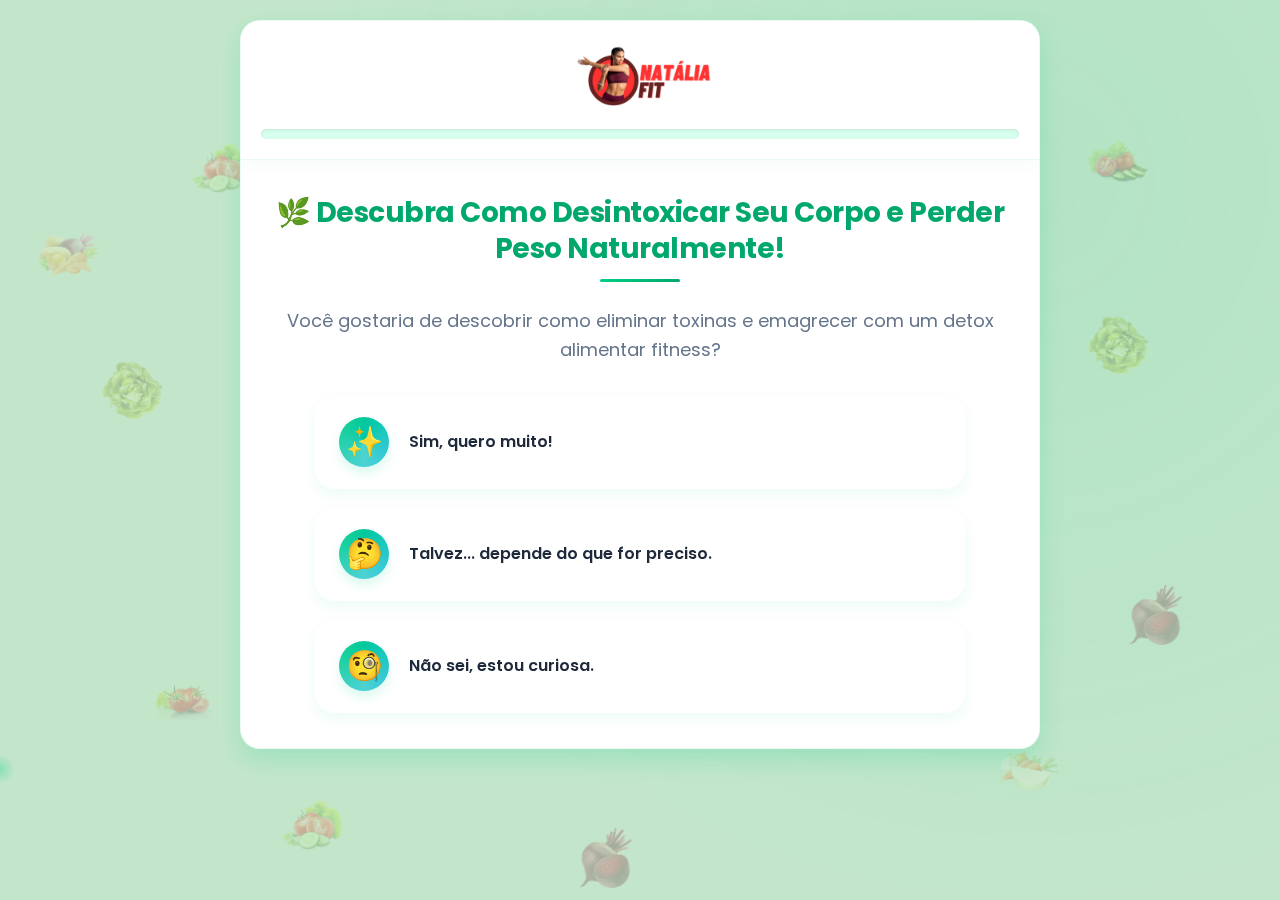
<file: detox/index.html>
<!DOCTYPE html>
<html lang="pt-BR">
<head>
    <meta charset="UTF-8">
    <meta name="viewport" content="width=device-width, initial-scale=1.0">
    <title>Detox Alimentar NatáliaFit</title>
    <link rel="stylesheet" href="css/styles.css">
    <link rel="stylesheet" href="css/testimonial-styles.css">
    <link rel="stylesheet" href="css/sub-headline-styles.css">
    <link rel="stylesheet" href="css/visual-elements.css">
    <link rel="stylesheet" href="css/floating-vegetables.css">
    <link href="https://fonts.googleapis.com/css2?family=Poppins:wght@300;400;500;600;700&family=Dancing+Script:wght@700&display=swap" rel="stylesheet">
    <link rel="stylesheet" href="https://cdnjs.cloudflare.com/ajax/libs/animate.css/4.1.1/animate.min.css">
    <link rel="stylesheet" href="https://cdnjs.cloudflare.com/ajax/libs/font-awesome/6.0.0/css/all.min.css">
    <style>
        /* Efeito de brilho nos botões */
        .glow-effect {
            position: relative;
            overflow: hidden;
        }
        
        .glow-effect::after {
            content: '';
            position: absolute;
            top: -50%;
            left: -50%;
            width: 200%;
            height: 200%;
            background: radial-gradient(circle at center, rgba(0, 208, 132, 0.8) 0%, transparent 70%);
            opacity: 0;
            transition: opacity 0.3s ease;
            mix-blend-mode: screen;
            pointer-events: none;
            z-index: -1;
        }
        
        .glow-effect:hover::after {
            opacity: 0.3;
        }
        
        /* Efeito de cursor personalizado */
        .cursor-effect {
            position: fixed;
            width: 30px;
            height: 30px;
            border-radius: 50%;
            background: radial-gradient(circle, rgba(0, 208, 132, 0.3) 0%, rgba(0, 208, 132, 0) 70%);
            pointer-events: none;
            transform: translate(-50%, -50%);
            z-index: 9999;
            transition: width 0.3s, height 0.3s, background 0.3s;
        }
        
        .cursor-effect.active {
            width: 50px;
            height: 50px;
            background: radial-gradient(circle, rgba(0, 208, 132, 0.5) 0%, rgba(0, 208, 132, 0) 70%);
        }
    </style>
</head>
<body>
    <!-- Elementos flutuantes de verduras -->
    <div class="floating-vegetables-container">
        <div class="floating-vegetable">
            <img src="verduras/19.png" alt="Verdura">
        </div>
        <div class="floating-vegetable">
            <img src="verduras/20.png" alt="Verdura">
        </div>
        <div class="floating-vegetable">
            <img src="verduras/21.png" alt="Verdura">
        </div>
        <div class="floating-vegetable">
            <img src="verduras/22.png" alt="Verdura">
        </div>
        <div class="floating-vegetable">
            <img src="verduras/23.png" alt="Verdura">
        </div>
        <div class="floating-vegetable">
            <img src="verduras/24.png" alt="Verdura">
        </div>
        <div class="floating-vegetable">
            <img src="verduras/25.png" alt="Verdura">
        </div>
        <div class="floating-vegetable">
            <img src="verduras/26.png" alt="Verdura">
        </div>
        <!-- Duplicando as imagens para ter mais elementos flutuantes -->
        <div class="floating-vegetable">
            <img src="verduras/19.png" alt="Verdura">
        </div>
        <div class="floating-vegetable">
            <img src="verduras/20.png" alt="Verdura">
        </div>
        <div class="floating-vegetable">
            <img src="verduras/21.png" alt="Verdura">
        </div>
        <div class="floating-vegetable">
            <img src="verduras/22.png" alt="Verdura">
        </div>
        <div class="floating-vegetable">
            <img src="verduras/23.png" alt="Verdura">
        </div>
        <div class="floating-vegetable">
            <img src="verduras/24.png" alt="Verdura">
        </div>
        <div class="floating-vegetable">
            <img src="verduras/25.png" alt="Verdura">
        </div>
        <div class="floating-vegetable">
            <img src="verduras/26.png" alt="Verdura">
        </div>
    </div>
    
    <div class="quiz-container glow-effect">
        <!-- Tela 1: Boas-vindas -->
        <div id="question-1" class="screen active">
            <div class="header">
                <div class="logo-container">
                    <img src="Logo/logo.png" alt="NatáliaFit Logo" class="logo-image">
                </div>
                <div class="progress-bar">
                    <div class="progress" style="width: 0%"></div>
                </div>
            </div>
            <div class="content">

                <h2 class="animate__animated animate__fadeIn">🌿 Descubra Como Desintoxicar Seu Corpo e Perder Peso Naturalmente!</h2>

                <p class="animate__animated animate__fadeIn ">Você gostaria de descobrir como eliminar toxinas e emagrecer com um detox alimentar fitness?</p>
                
                <div class="quiz-options">
                    <div class="option animate__animated animate__fadeIn  glow-effect" onclick="selectOption(this)">
                        <span class="emoji">✨</span>
                        <div class="option-text">
                            <strong>Sim, quero muito!</strong>
                        </div>
                    </div>
                    <div class="option animate__animated animate__fadeIn  glow-effect" onclick="selectOption(this)">
                        <span class="emoji">🤔</span>
                        <div class="option-text">
                            <strong>Talvez... depende do que for preciso.</strong>
                        </div>
                    </div>
                    <div class="option animate__animated animate__fadeIn  glow-effect" onclick="selectOption(this)">
                        <span class="emoji">🧐</span>
                        <div class="option-text">
                            <strong>Não sei, estou curiosa.</strong>
                        </div>
                    </div>
                </div>
            </div>
        </div>

        <!-- Tela 2: Informação motivacional -->
        <div id="question-2" class="screen">
            <div class="header">
                <div class="logo-container">
                    <img src="Logo/logo.png" alt="NatáliaFit Logo" class="logo-image">
                </div>
                <div class="progress-bar">
                    <div class="progress" style="width: 9%"></div>
                </div>
            </div>
            <div class="content">

                <h2 class="animate__animated animate__fadeIn">Mais de 50.000 mulheres já transformaram seu corpo com o Detox Alimentar Fitness!</h2>
                
                <div class="image-container animate__animated animate__fadeIn ">
                    <img src="mulheressaudaveis/5.png" alt="Mulher saudável com alimentação detox" class="rounded-image">
                </div>
                
                <button class="btn primary-btn pulse animate__animated animate__fadeIn  glow-effect" onclick="nextPage('question-3')">QUERO SABER COMO</button>
            </div>
        </div>

        <!-- Tela 3: Hábitos alimentares -->
        <div id="question-3" class="screen">
            <div class="header">
                <div class="logo-container">
                    <img src="Logo/logo.png" alt="NatáliaFit Logo" class="logo-image">
                </div>
                <div class="progress-bar">
                    <div class="progress" style="width: 18%"></div>
                </div>
            </div>
            <div class="content">
                <h2 class="animate__animated animate__fadeIn">Quais hábitos alimentares você costuma ter no dia a dia?</h2>
                <p class="animate__animated animate__fadeIn">Selecione todas as opções que se aplicam a você</p>
                
                <div class="quiz-options checkbox-options">
                    <div class="option" onclick="toggleCheckbox(this)">
                        <span class="checkbox"></span>
                        <div class="option-text">
                            <strong>Consumo muitos alimentos processados</strong>
                        </div>
                    </div>
                    <div class="option" onclick="toggleCheckbox(this)">
                        <span class="checkbox"></span>
                        <div class="option-text">
                            <strong>Bebo pouca água durante o dia</strong>
                        </div>
                    </div>
                    <div class="option" onclick="toggleCheckbox(this)">
                        <span class="checkbox"></span>
                        <div class="option-text">
                            <strong>Como poucas frutas e vegetais</strong>
                        </div>
                    </div>
                    <div class="option" onclick="toggleCheckbox(this)">
                        <span class="checkbox"></span>
                        <div class="option-text">
                            <strong>Consumo muito açúcar e carboidratos refinados</strong>
                        </div>
                    </div>
                    <div class="option" onclick="toggleCheckbox(this)">
                        <span class="checkbox"></span>
                        <div class="option-text">
                            <strong>Não tenho horários regulares para alimentação</strong>
                        </div>
                    </div>
                </div>
            </div>
        </div>

        <!-- Tela 4: Sintomas de toxicidade -->
        <div id="question-4" class="screen">
            <div class="header">
                <div class="logo-container">
                    <img src="Logo/logo.png" alt="NatáliaFit Logo" class="logo-image">
                </div>
                <div class="progress-bar">
                    <div class="progress" style="width: 27%"></div>
                </div>
            </div>
            <div class="content">
                <h2 class="animate__animated animate__fadeIn">Você sente algum destes sintomas com frequência?</h2>
                
                <div class="quiz-options">
                    <div class="option" onclick="selectOption(this)">
                        <span class="emoji">😴</span>
                        <div class="option-text">
                            <strong>Cansaço constante e falta de energia</strong>
                        </div>
                    </div>
                    <div class="option" onclick="selectOption(this)">
                        <span class="emoji">🤢</span>
                        <div class="option-text">
                            <strong>Inchaço e problemas digestivos</strong>
                        </div>
                    </div>
                    <div class="option" onclick="selectOption(this)">
                        <span class="emoji">🧠</span>
                        <div class="option-text">
                            <strong>Dificuldade de concentração e "névoa mental"</strong>
                        </div>
                    </div>
                    <div class="option" onclick="selectOption(this)">
                        <span class="emoji">😞</span>
                        <div class="option-text">
                            <strong>Alterações de humor e irritabilidade</strong>
                        </div>
                    </div>
                </div>
            </div>
        </div>

        <!-- Tela 5: Tentativas anteriores -->
        <div id="question-5" class="screen">
            <div class="header">
                <div class="logo-container">
                    <img src="Logo/logo.png" alt="NatáliaFit Logo" class="logo-image">
                </div>
                <div class="progress-bar">
                    <div class="progress" style="width: 36%"></div>
                </div>
            </div>
            <div class="content">
                <h2 class="animate__animated animate__fadeIn">Você já tentou algum programa de detox antes?</h2>
                
                <div class="quiz-options">
                    <div class="option" onclick="selectOption(this)">
                        <span class="emoji">✅</span>
                        <div class="option-text">
                            <strong>Sim, mas não consegui manter</strong>
                        </div>
                    </div>
                    <div class="option" onclick="selectOption(this)">
                        <span class="emoji">❌</span>
                        <div class="option-text">
                            <strong>Não, nunca tentei um detox alimentar</strong>
                        </div>
                    </div>
                    <div class="option" onclick="selectOption(this)">
                        <span class="emoji">🔄</span>
                        <div class="option-text">
                            <strong>Sim, mas não tive resultados</strong>
                        </div>
                    </div>
                </div>
            </div>
        </div>

        <!-- Tela 6: Objetivos com detox -->
        <div id="question-6" class="screen">
            <div class="header">
                <div class="logo-container">
                    <img src="Logo/logo.png" alt="NatáliaFit Logo" class="logo-image">
                </div>
                <div class="progress-bar">
                    <div class="progress" style="width: 45%"></div>
                </div>
            </div>
            <div class="content">
                <h2 class="animate__animated animate__fadeIn">Qual seu principal objetivo com um detox alimentar?</h2>
                
                <div class="quiz-options">
                    <div class="option" onclick="selectOption(this)">
                        <span class="emoji">⚖️</span>
                        <div class="option-text">
                            <strong>Perder peso rapidamente</strong>
                        </div>
                    </div>
                    <div class="option" onclick="selectOption(this)">
                        <span class="emoji">✨</span>
                        <div class="option-text">
                            <strong>Limpar o organismo de toxinas</strong>
                        </div>
                    </div>
                    <div class="option" onclick="selectOption(this)">
                        <span class="emoji">💪</span>
                        <div class="option-text">
                            <strong>Ter mais energia e disposição</strong>
                        </div>
                    </div>
                    <div class="option" onclick="selectOption(this)">
                        <span class="emoji">🥗</span>
                        <div class="option-text">
                            <strong>Melhorar meus hábitos alimentares</strong>
                        </div>
                    </div>
                </div>
            </div>
        </div>

        <!-- Tela 7: Tempo disponível -->
        <div id="question-7" class="screen">
            <div class="header">
                <div class="logo-container">
                    <img src="Logo/logo.png" alt="NatáliaFit Logo" class="logo-image">
                </div>
                <div class="progress-bar">
                    <div class="progress" style="width: 54%"></div>
                </div>
            </div>
            <div class="content">
                <h2 class="animate__animated animate__fadeIn">Quanto tempo você tem disponível para preparar suas refeições?</h2>
                
                <div class="quiz-options">
                    <div class="option" onclick="selectOption(this)">
                        <span class="emoji">⏱️</span>
                        <div class="option-text">
                            <strong>Muito pouco, preciso de algo rápido</strong>
                        </div>
                    </div>
                    <div class="option" onclick="selectOption(this)">
                        <span class="emoji">⏲️</span>
                        <div class="option-text">
                            <strong>Tenho até 30 minutos por dia</strong>
                        </div>
                    </div>
                    <div class="option" onclick="selectOption(this)">
                        <span class="emoji">🕰️</span>
                        <div class="option-text">
                            <strong>Posso dedicar mais tempo nos fins de semana</strong>
                        </div>
                    </div>
                </div>
            </div>
        </div>

        <!-- Tela 8: Nome do usuário -->
        <div id="question-8" class="screen">
            <div class="header">
                <div class="logo-container">
                    <img src="Logo/logo.png" alt="NatáliaFit Logo" class="logo-image">
                </div>
                <div class="progress-bar">
                    <div class="progress" style="width: 63%"></div>
                </div>
            </div>
            <div class="content">
                <h2 class="animate__animated animate__fadeIn">Estamos quase lá! Como podemos te chamar?</h2>
                
                <div class="name-input-container animate__animated animate__fadeIn ">
                    <input type="text" id="user-name" placeholder="Digite seu nome" class="name-input">
                    <button class="btn primary-btn" onclick="saveName()">CONTINUAR</button>
                </div>
            </div>
        </div>

        <!-- Tela de Carregamento -->
        <div id="loading-screen" class="screen">
            <div class="header">
                <div class="logo-container">
                    <img src="Logo/logo.png" alt="NatáliaFit Logo" class="logo-image">
                </div>
                <div class="progress-bar">
                    <div class="progress" style="width: 90%"></div>
                </div>
            </div>
            <div class="content">
                <h2 class="animate__animated animate__fadeIn">Analisando suas respostas...</h2>
                <p class="animate__animated animate__fadeIn ">Olá <span id="user-name-display">amiga</span>, estamos preparando seu plano de detox personalizado!</p>
                
                <div class="loading-animation">
                    <div class="spinner"></div>
                </div>
            </div>
        </div>

        <!-- Tela de Resultados (Vendas) -->
        <div id="results-screen" class="screen">
            <div class="header">
                <div class="logo-container">
                    <img src="Logo/logo.png" alt="NatáliaFit Logo" class="logo-image">
                </div>
                <div class="progress-bar">
                    <div class="progress" style="width: 100%"></div>
                </div>
            </div>
            <div class="content">
                <div class="confetti-container">
                    <div class="confetti"></div>
                    <div class="confetti"></div>
                    <div class="confetti"></div>
                    <div class="confetti"></div>
                    <div class="confetti"></div>
                    <div class="confetti"></div>
                    <div class="confetti"></div>
                    <div class="confetti"></div>
                    <div class="confetti"></div>
                    <div class="confetti"></div>
                    <div class="confetti"></div>
                    <div class="confetti"></div>
                    <div class="confetti"></div>
                    <div class="confetti"></div>
                    <div class="confetti"></div>
                    <div class="confetti"></div>
                    <div class="confetti"></div>
                    <div class="confetti"></div>
                    <div class="confetti"></div>
                    <div class="confetti"></div>
                </div>
                <h2 class="animate__animated animate__fadeIn">Seu Plano de Detox Alimentar Fitness Está Pronto! 🎉</h2>
                <p class="animate__animated animate__fadeIn ">Baseado nas suas respostas, você pode <span class="highlight-text">desintoxicar seu corpo</span> e <span class="highlight-text">perder até 5kg</span> com nosso <strong>Programa Detox Alimentar Fitness de 21 dias!</strong></p>
                
                <!-- Benefícios -->
                <div class="benefits-section animate__animated animate__fadeIn ">
                    <div class="section-icon">🌱</div>
                    <h3 class="section-title">O QUE VOCÊ VAI CONSEGUIR:</h3>
                    <ul class="benefits-list">
                        <li>✅ Eliminar toxinas e reduzir a inflamação do corpo</li>
                        <li>✅ Perder peso de forma saudável e sustentável</li>
                        <li>✅ Aumentar sua energia e disposição diária</li>
                        <li>✅ Melhorar sua digestão e reduzir o inchaço</li>
                        <li>✅ Clarear a mente e melhorar o foco</li>
                    </ul>
                </div>
                
                <!-- Antes e Depois -->
                <div class="before-after-section animate__animated animate__fadeIn ">
                    <div class="section-icon">📷</div>
                    <h3 class="section-title">RESULTADOS REAIS:</h3>
                    <div class="before-after-container">
                        <img src="AnteseDepois/1.png" alt="Antes e Depois 1" class="before-after-image">
                        <img src="AnteseDepois/2.png" alt="Antes e Depois 2" class="before-after-image">
                    </div>
                </div>
                
                <!-- Depoimentos -->
                <div class="testimonials-section animate__animated animate__fadeIn ">
                    <div class="section-icon">💬</div>
                    <h3 class="section-title">O QUE NOSSAS ALUNAS DIZEM:</h3>
                    
                    <div class="testimonial">
                        <div class="testimonial-image">
                            <img src="FotosComentarios/1.png" alt="Foto de Mariana S." class="rounded-image">
                        </div>
                        <div class="testimonial-content">
                            <blockquote>
                                <p><strong>"Eu tinha muita celulite nas coxas e glúteos, e já tinha tentado de tudo. Com os exercícios na cadeira da Natália, vi uma redução visível em apenas 3 semanas! Meu marido notou a diferença e minha autoestima melhorou muito."</strong></p>
                                <cite>— Mariana S., 42 anos</cite>
                            </blockquote>
                        </div>
                    </div>
                    
                    <div class="testimonial">
                        <div class="testimonial-image">
                            <img src="FotosComentarios/2.png" alt="Foto de Carla M." class="rounded-image">
                        </div>
                        <div class="testimonial-content">
                            <blockquote>
                                <p><strong>"A flacidez nos braços me incomodava tanto que eu evitava usar blusas sem mangas. Com os exercícios na cadeira, consegui tonificar os braços e agora me sinto muito mais confiante e atraente!"</strong></p>
                                <cite>— Carla M., 38 anos</cite>
                            </blockquote>
                        </div>
                    </div>
                    
                    <div class="testimonial">
                        <div class="testimonial-image">
                            <img src="FotosComentarios/3.png" alt="Foto de Patrícia L." class="rounded-image">
                        </div>
                        <div class="testimonial-content">
                            <blockquote>
                                <p><strong>"Eu sempre me sentia inchada e desconfortável com meu corpo, o que afetava meu relacionamento. Os exercícios da Natália são perfeitos para minha rotina em casa e já notei uma grande diferença na minha silhueta e na minha confiança."</strong></p>
                                <cite>— Patrícia L., 45 anos</cite>
                            </blockquote>
                        </div>
                    </div>
                </div>

                <!-- O que você vai receber -->
                <div style="margin-top: 20px;"></div>
                <div class="sales-section offer-section animate__animated animate__fadeIn ">
                    <div class="section-icon">🎁</div>
                    <h3 class="section-title">🏅 O QUE VOCÊ VAI RECEBER</h3>
                    
                    <div class="image-container animate__animated animate__fadeIn ">
                        <img src="mulheressaudaveis/10.png" alt="Kit completo do Detox Alimentar Fitness" class="rounded-image">
                    </div>
                    
                    <ul class="offer-list">
                        <li>✅ Programa completo de Detox Alimentar Fitness de 21 dias</li>
                        <li>✅ 60+ receitas detox deliciosas e fáceis de preparar</li>
                        <li>✅ Plano de compras semanal para facilitar sua vida</li>
                        <li>✅ Guia de substituições para adaptar ao seu gosto</li>
                        <li>✅ Suporte no grupo exclusivo de alunas</li>
                    </ul>
                </div>

                <!-- CTA Final -->
                <div class="sales-section final-cta animate__animated animate__fadeIn ">
                    <div class="special-offer">OFERTA POR TEMPO LIMITADO - 50% DE DESCONTO!</div>
                    <div class="countdown-container">
                        <h4 class="countdown-title">Esta oferta expira em:</h4>
                        <div class="countdown-timer">
                            <div class="countdown-item">
                                <span class="countdown-number" id="countdown-days">00</span>
                                <span class="countdown-label">Dias</span>
                            </div>
                            <div class="countdown-item">
                                <span class="countdown-number" id="countdown-hours">00</span>
                                <span class="countdown-label">Horas</span>
                            </div>
                            <div class="countdown-item">
                                <span class="countdown-number" id="countdown-minutes">05</span>
                                <span class="countdown-label">Min</span>
                            </div>
                            <div class="countdown-item">
                                <span class="countdown-number" id="countdown-seconds">00</span>
                                <span class="countdown-label">Seg</span>
                            </div>
                        </div>
                    </div>
                    <h3 class="cta-title">Está na hora de transformar sua saúde!</h3>
                    <div class="price-container">
                        <span class="original-price">R$ 99,99</span>
                        <span class="discount-price">R$ 19,99</span>
                        <span class="installment-info">ou em até 12x no cartão</span>
                    </div>
                    <button class="btn primary-btn large-btn pulse glow-effect" onclick="window.location.href='https://pay.kiwify.com.br/lT2Uy7S'">
                        QUERO COMEÇAR MEU DETOX AGORA 🌿
                    </button>
                    <p class="guarantee"><strong>🔐 Pagamento 100% seguro</strong> | Satisfação garantida ou seu dinheiro de volta</p>
                </div>
            </div>
        </div>
    </div>

    <script src="js/quiz.js"></script>
    <script>
        // Script para adicionar efeitos interativos
        document.addEventListener('DOMContentLoaded', function() {
            // Cronômetro de 5 minutos
            let totalSeconds = 5 * 60; // 5 minutos em segundos
            
            function updateCountdown() {
                const days = Math.floor(totalSeconds / (24 * 60 * 60));
                const hours = Math.floor((totalSeconds % (24 * 60 * 60)) / (60 * 60));
                const minutes = Math.floor((totalSeconds % (60 * 60)) / 60);
                const seconds = Math.floor(totalSeconds % 60);
                
                document.getElementById('countdown-days').textContent = days.toString().padStart(2, '0');
                document.getElementById('countdown-hours').textContent = hours.toString().padStart(2, '0');
                document.getElementById('countdown-minutes').textContent = minutes.toString().padStart(2, '0');
                document.getElementById('countdown-seconds').textContent = seconds.toString().padStart(2, '0');
                
                if (totalSeconds > 0) {
                    totalSeconds--;
                    setTimeout(updateCountdown, 1000);
                }
            }
            
            // Iniciar o cronômetro
            updateCountdown();
            
            // Efeito de cursor seguindo elementos
            const cursorEffect = document.createElement('div');
            cursorEffect.className = 'cursor-effect';
            document.body.appendChild(cursorEffect);
            
            document.addEventListener('mousemove', function(e) {
                // Efeito suave de seguir o cursor
                setTimeout(function() {
                    cursorEffect.style.left = e.pageX + 'px';
                    cursorEffect.style.top = e.pageY + 'px';
                }, 50);
            });
            
            // Adiciona efeito de hover nos elementos interativos
            const interactiveElements = document.querySelectorAll('.option, .btn, .badge');
            interactiveElements.forEach(element => {
                element.addEventListener('mouseenter', function() {
                    cursorEffect.classList.add('active');
                });
                
                element.addEventListener('mouseleave', function() {
                    cursorEffect.classList.remove('active');
                });
            });
        });
    </script>
    
    <style>
        /* Efeito de cursor personalizado */
        .cursor-effect {
            position: fixed;
            width: 30px;
            height: 30px;
            border-radius: 50%;
            background: radial-gradient(circle, rgba(0, 208, 132, 0.3) 0%, rgba(0, 208, 132, 0) 70%);
            pointer-events: none;
            transform: translate(-50%, -50%);
            z-index: 9999;
            transition: width 0.3s, height 0.3s, background 0.3s;
        }
        
        .cursor-effect.active {
            width: 50px;
            height: 50px;
            background: radial-gradient(circle, rgba(0, 208, 132, 0.5) 0%, rgba(0, 208, 132, 0) 70%);
        }
    </style>
</body>
</html>
</file>
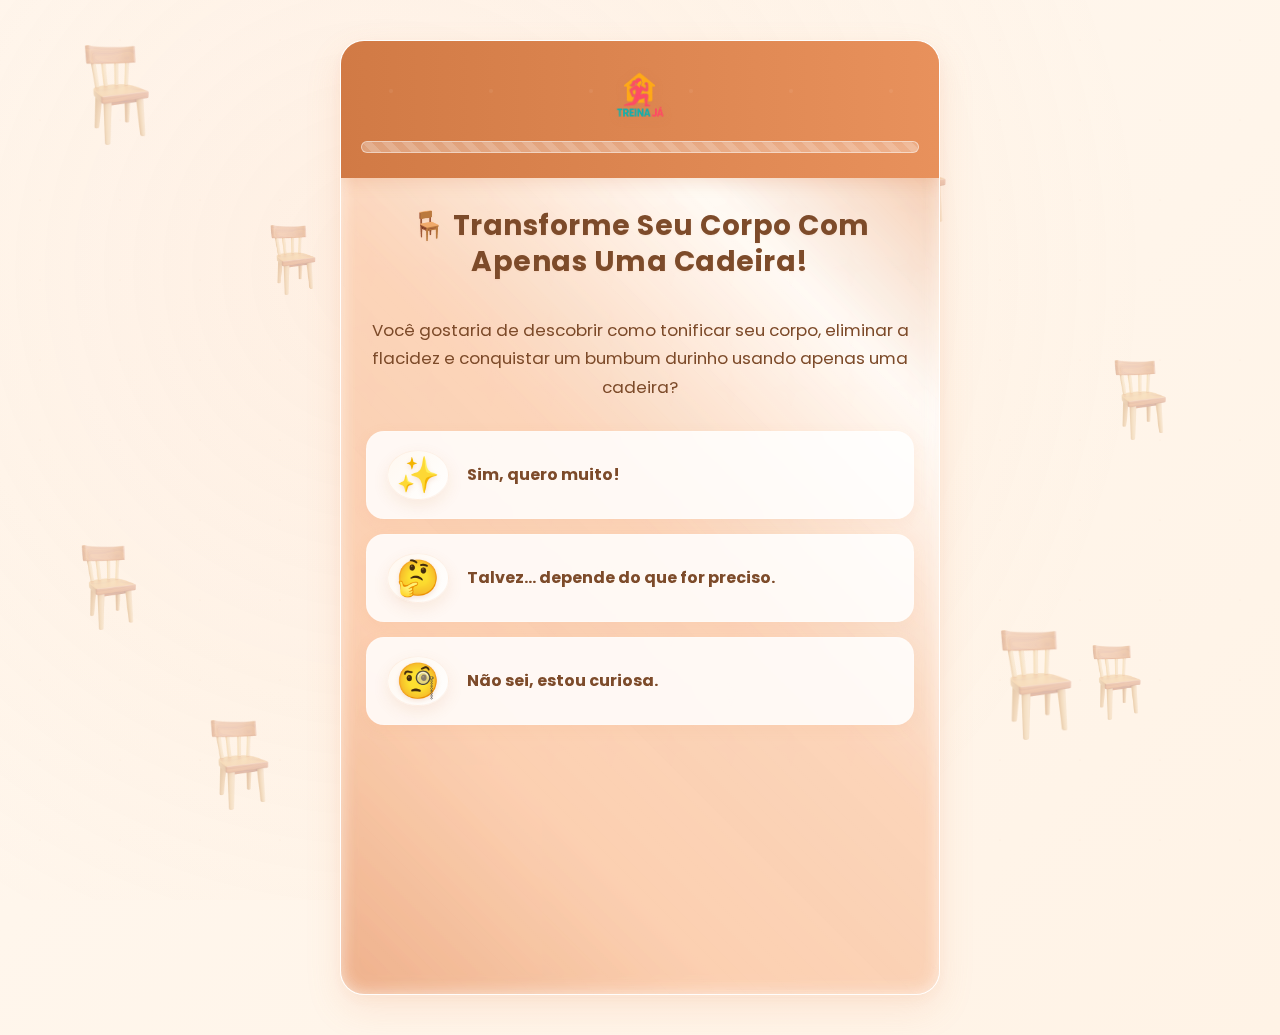
<file: treinos-na-cadeira/index.html>
<!DOCTYPE html>
<html lang="pt-br">
<head>
    <meta charset="UTF-8">
    <meta name="viewport" content="width=device-width, initial-scale=1.0">
    <title>Treinos na Cadeira - Quiz</title>
    <link rel="preconnect" href="https://fonts.googleapis.com">
    <link rel="preconnect" href="https://fonts.gstatic.com" crossorigin>
    <link href="https://fonts.googleapis.com/css2?family=Poppins:wght@300;400;500;600;700&display=swap" rel="stylesheet">
    <link rel="stylesheet" href="../css/styles.css">
    <link rel="stylesheet" href="../css/visual-elements.css">
    <link rel="stylesheet" href="styles-cadeira.css">
    <link rel="stylesheet" href="https://cdnjs.cloudflare.com/ajax/libs/animate.css/4.1.1/animate.min.css">
    <link rel="stylesheet" href="https://cdnjs.cloudflare.com/ajax/libs/font-awesome/6.0.0/css/all.min.css">
</head>
<body>
    <!-- Imagens flutuantes de fundo -->
    <div class="floating-image"></div>
    <div class="floating-image"></div>
    <div class="floating-image"></div>
    <div class="floating-image"></div>
    <div class="floating-image"></div>
    <div class="floating-image"></div>
    <div class="floating-image"></div>
    <div class="floating-image"></div>
    
    <div class="quiz-container">
        <!-- Tela 1: Boas-vindas -->
        <div id="question-1" class="screen active">
            <div class="header">
                <div class="logo-container">
                    <img src="../Logo/logo.png" alt="NatáliaFit Logo" class="logo-image">
                </div>
                <div class="progress-bar">
                    <div class="progress" style="width: 0%"></div>
                </div>
            </div>
            
            <div class="content">
                <h2 class="animate__animated animate__fadeIn">🪑 Transforme Seu Corpo Com Apenas Uma Cadeira!</h2>
                <p class="animate__animated animate__fadeIn animate__delay-1s">Você gostaria de descobrir como tonificar seu corpo, eliminar a flacidez e conquistar um bumbum durinho usando apenas uma cadeira?</p>
                
                <div class="quiz-options">
                    <div class="option" onclick="selectOption(this)">
                        <span class="emoji">✨</span>
                        <div class="option-text">
                            <strong>Sim, quero muito!</strong>
                        </div>
                    </div>
                    <div class="option" onclick="selectOption(this)">
                        <span class="emoji">🤔</span>
                        <div class="option-text">
                            <strong>Talvez... depende do que for preciso.</strong>
                        </div>
                    </div>
                    <div class="option" onclick="selectOption(this)">
                        <span class="emoji">🧐</span>
                        <div class="option-text">
                            <strong>Não sei, estou curiosa.</strong>
                        </div>
                    </div>
                </div>
            </div>
        </div>

        <!-- Tela 2: Informação motivacional -->
        <div id="question-2" class="screen">
            <div class="header">
                <div class="logo-container">
                    <img src="../Logo/logo.png" alt="NatáliaFit Logo" class="logo-image">
                </div>
                <div class="progress-bar">
                    <div class="progress" style="width: 9%"></div>
                </div>
            </div>
            <div class="content">
                <h2 class="animate__animated animate__fadeIn">Mais de 50.000 mulheres já transformaram seu corpo com o Método Cadeira Fit!</h2>
                
                <div class="image-container animate__animated animate__fadeIn animate__delay-1s">
                    <img src="MulheresExercitando/1.png" alt="Mulher fazendo exercício com cadeira" class="rounded-image">
                </div>
                
                <button class="btn primary-btn pulse" onclick="nextPage('question-3')">QUERO SABER COMO</button>
            </div>
        </div>

        <!-- Tela 3: Motivação para treino -->
        <div id="question-3" class="screen">
            <div class="header">
                <div class="logo-container">
                    <img src="../Logo/logo.png" alt="NatáliaFit Logo" class="logo-image">
                </div>
                <div class="progress-bar">
                    <div class="progress" style="width: 18%"></div>
                </div>
            </div>
            <div class="content">
                <h2 class="animate__animated animate__fadeIn">O que mais te motivaria a começar um treino em casa com cadeira?</h2>
                <p class="animate__animated animate__fadeIn">Selecione todas as opções que te motivam</p>
                
                <div class="quiz-options checkbox-options">
                    <div class="option" onclick="toggleCheckbox(this)">
                        <span class="checkbox"></span>
                        <div class="option-text">
                            <strong>Ter um bumbum mais durinho e empinado</strong>
                        </div>
                    </div>
                    <div class="option" onclick="toggleCheckbox(this)">
                        <span class="checkbox"></span>
                        <div class="option-text">
                            <strong>Eliminar a flacidez dos braços</strong>
                        </div>
                    </div>
                    <div class="option" onclick="toggleCheckbox(this)">
                        <span class="checkbox"></span>
                        <div class="option-text">
                            <strong>Conseguir uma cintura mais fina</strong>
                        </div>
                    </div>
                    <div class="option" onclick="toggleCheckbox(this)">
                        <span class="checkbox"></span>
                        <div class="option-text">
                            <strong>Aumentar minha massa muscular</strong>
                        </div>
                    </div>
                    <div class="option" onclick="toggleCheckbox(this)">
                        <span class="checkbox"></span>
                        <div class="option-text">
                            <strong>Melhorar minha autoestima</strong>
                        </div>
                    </div>
                </div>
            </div>
        </div>

        <!-- Tela 4: Insatisfação física -->
        <div id="question-4" class="screen">
            <div class="header">
                <div class="logo-container">
                    <img src="../Logo/logo.png" alt="NatáliaFit Logo" class="logo-image">
                </div>
                <div class="progress-bar">
                    <div class="progress" style="width: 27%"></div>
                </div>
            </div>
            <div class="content">
                <h2 class="animate__animated animate__fadeIn">Qual é a sua principal insatisfação física hoje?</h2>
                
                <div class="quiz-options">
                    <div class="option" onclick="selectOption(this)">
                        <span class="emoji">🍑</span>
                        <div class="option-text">
                            <strong>Meu bumbum está caído e sem forma</strong>
                        </div>
                    </div>
                    <div class="option" onclick="selectOption(this)">
                        <span class="emoji">💪</span>
                        <div class="option-text">
                            <strong>Meus braços estão flácidos e com "tchauzinho"</strong>
                        </div>
                    </div>
                    <div class="option" onclick="selectOption(this)">
                        <span class="emoji">👗</span>
                        <div class="option-text">
                            <strong>Minha cintura não é definida</strong>
                        </div>
                    </div>
                    <div class="option" onclick="selectOption(this)">
                        <span class="emoji">🔄</span>
                        <div class="option-text">
                            <strong>Quero mudar tudo!</strong>
                        </div>
                    </div>
                </div>
            </div>
        </div>

        <!-- Tela 5: Tempo disponível -->
        <div id="question-5" class="screen">
            <div class="header">
                <div class="logo-container">
                    <img src="../Logo/logo.png" alt="NatáliaFit Logo" class="logo-image">
                </div>
                <div class="progress-bar">
                    <div class="progress" style="width: 36%"></div>
                </div>
            </div>
            <div class="content">
                <h2 class="animate__animated animate__fadeIn">Quanto tempo você tem disponível para treinar por dia?</h2>
                
                <div class="quiz-options">
                    <div class="option" onclick="selectOption(this)">
                        <span class="emoji">⏱️</span>
                        <div class="option-text">
                            <strong>Menos de 15 minutos</strong>
                        </div>
                    </div>
                    <div class="option" onclick="selectOption(this)">
                        <span class="emoji">⏱️</span>
                        <div class="option-text">
                            <strong>Entre 15 e 30 minutos</strong>
                        </div>
                    </div>
                    <div class="option" onclick="selectOption(this)">
                        <span class="emoji">⏱️</span>
                        <div class="option-text">
                            <strong>Mais de 30 minutos</strong>
                        </div>
                    </div>
                    <div class="option" onclick="selectOption(this)">
                        <span class="emoji">🤷‍♀️</span>
                        <div class="option-text">
                            <strong>Não tenho tempo, mas quero resultados</strong>
                        </div>
                    </div>
                </div>
            </div>
        </div>

        <!-- Tela 6: Experiência com exercícios -->
        <div id="question-6" class="screen">
            <div class="header">
                <div class="logo-container">
                    <img src="../Logo/logo.png" alt="NatáliaFit Logo" class="logo-image">
                </div>
                <div class="progress-bar">
                    <div class="progress" style="width: 45%"></div>
                </div>
            </div>
            <div class="content">
                <h2 class="animate__animated animate__fadeIn">Qual é a sua experiência com exercícios físicos?</h2>
                
                <div class="quiz-options">
                    <div class="option" onclick="selectOption(this)">
                        <span class="emoji">🔰</span>
                        <div class="option-text">
                            <strong>Sou iniciante, nunca treinei regularmente</strong>
                        </div>
                    </div>
                    <div class="option" onclick="selectOption(this)">
                        <span class="emoji">🏃‍♀️</span>
                        <div class="option-text">
                            <strong>Já fiz exercícios, mas parei há algum tempo</strong>
                        </div>
                    </div>
                    <div class="option" onclick="selectOption(this)">
                        <span class="emoji">💪</span>
                        <div class="option-text">
                            <strong>Treino regularmente, mas quero melhorar</strong>
                        </div>
                    </div>
                    <div class="option" onclick="selectOption(this)">
                        <span class="emoji">🏆</span>
                        <div class="option-text">
                            <strong>Sou avançada, busco novos desafios</strong>
                        </div>
                    </div>
                </div>
            </div>
        </div>

        <!-- Tela 7: Idade -->
        <div id="question-7" class="screen">
            <div class="header">
                <div class="logo-container">
                    <img src="../Logo/logo.png" alt="NatáliaFit Logo" class="logo-image">
                </div>
                <div class="progress-bar">
                    <div class="progress" style="width: 54%"></div>
                </div>
            </div>
            <div class="content">
                <h2 class="animate__animated animate__fadeIn">Qual é a sua faixa etária?</h2>
                
                <div class="quiz-options">
                    <div class="option" onclick="selectOption(this)">
                        <span class="emoji">👩</span>
                        <div class="option-text">
                            <strong>18 a 30 anos</strong>
                        </div>
                    </div>
                    <div class="option" onclick="selectOption(this)">
                        <span class="emoji">👩</span>
                        <div class="option-text">
                            <strong>31 a 40 anos</strong>
                        </div>
                    </div>
                    <div class="option" onclick="selectOption(this)">
                        <span class="emoji">👩</span>
                        <div class="option-text">
                            <strong>41 a 50 anos</strong>
                        </div>
                    </div>
                    <div class="option" onclick="selectOption(this)">
                        <span class="emoji">👩</span>
                        <div class="option-text">
                            <strong>Acima de 50 anos</strong>
                        </div>
                    </div>
                </div>
            </div>
        </div>

        <!-- Tela 8: Nome -->
        <div id="question-8" class="screen">
            <div class="header">
                <div class="logo-container">
                    <img src="../Logo/logo.png" alt="NatáliaFit Logo" class="logo-image">
                </div>
                <div class="progress-bar">
                    <div class="progress" style="width: 63%"></div>
                </div>
            </div>
            <div class="content">
                <h2 class="animate__animated animate__fadeIn">Como podemos te chamar?</h2>
                <p class="animate__animated animate__fadeIn animate__delay-1s">Digite seu primeiro nome para personalizarmos seu plano de treinos</p>
                
                <div class="form-group animate__animated animate__fadeIn animate__delay-2s">
                    <input type="text" id="user-name" class="form-input" placeholder="Seu nome aqui..." autocomplete="off">
                    <button class="btn primary-btn" onclick="saveName()">CONTINUAR</button>
                </div>
            </div>
        </div>

        <!-- Tela de Carregamento -->
        <div id="loading-screen" class="screen">
            <div class="header">
                <div class="logo-container">
                    <img src="../Logo/logo.png" alt="NatáliaFit Logo" class="logo-image">
                </div>
                <div class="progress-bar">
                    <div class="progress" style="width: 90%"></div>
                </div>
            </div>
            <div class="content">
                <h2 class="animate__animated animate__fadeIn">Preparando seu plano personalizado...</h2>
                <p class="animate__animated animate__fadeIn animate__delay-1s">Estamos analisando suas respostas, <span id="user-name-display">amiga</span>!</p>
                
                <div class="loading-animation">
                    <div class="loading-spinner"></div>
                    <div class="loading-bar">
                        <div class="loading-progress"></div>
                    </div>
                </div>
                
                <div class="loading-text">
                    <p>Criando seu plano de treinos com cadeira...</p>
                </div>
            </div>
        </div>

        <!-- Tela de Resultados (Página de Vendas) -->
        <div id="results-screen" class="screen">
            <div class="header">
                <div class="logo-container">
                    <img src="../Logo/logo.png" alt="NatáliaFit Logo" class="logo-image">
                </div>
                <div class="progress-bar">
                    <div class="progress" style="width: 100%"></div>
                </div>
            </div>
            <div class="content results-container">
                <!-- Headline Principal -->
                <div class="headline-section animate__animated animate__fadeIn">
                    <div class="headline-decoration"></div>
                    <div class="headline-decoration-2"></div>
                    
                    <h2 class="headline">Seu Plano de Treinos na Cadeira Está Pronto!</h2>
                    
                    <div class="headline-icon-container">
                        <div class="headline-icon">
                            <i class="fas fa-check-circle"></i>
                        </div>
                    </div>
                    
                    <p class="sub-headline">Descubra como transformar seu corpo com apenas <strong>uma cadeira</strong> e <strong>20 minutos por dia</strong>!</p>
                    
                    <div class="image-container animate__animated animate__fadeIn animate__delay-1s">
                        <div class="image-badge">TRANSFORMAÇÃO</div>
                        <img src="resultados/1.png" alt="Resultados do Método Cadeira Fit" class="rounded-image">
                        <div class="image-overlay">
                            <div class="overlay-content">
                                <i class="fas fa-search-plus"></i>
                            </div>
                        </div>
                    </div>
                    
                    <div class="features-container">
                        <div class="feature-item">
                            <div class="feature-icon">
                                <i class="fas fa-clock"></i>
                            </div>
                            <div class="feature-text">20 min/dia</div>
                        </div>
                        
                        <div class="feature-item">
                            <div class="feature-icon">
                                <i class="fas fa-home"></i>
                            </div>
                            <div class="feature-text">Em casa</div>
                        </div>
                        
                        <div class="feature-item">
                            <div class="feature-icon">
                                <i class="fas fa-chair"></i>
                            </div>
                            <div class="feature-text">1 cadeira</div>
                        </div>
                    </div>
                </div>
                
                <!-- Benefícios -->
                <div class="sales-section benefits-section animate__animated animate__fadeIn animate__delay-2s">
                    <div class="benefits-header">
                        <div class="benefits-icon-container">
                            <div class="benefits-icon">
                                <i class="fas fa-star"></i>
                            </div>
                        </div>
                        <h3 class="section-title">BENEFÍCIOS DO MÉTODO CADEIRA FIT</h3>
                        <div class="benefits-decoration"></div>
                    </div>
                    
                    <div class="benefits-grid">
                        <div class="benefit-card">
                            <div class="benefit-icon">
                                <i class="fas fa-fire-alt"></i>
                            </div>
                            <h4 class="benefit-title">Bumbum Perfeito</h4>
                            <p class="benefit-text">Mais durinho e empinado em apenas 21 dias</p>
                            <div class="benefit-highlight"></div>
                        </div>
                        
                        <div class="benefit-card">
                            <div class="benefit-icon">
                                <i class="fas fa-dumbbell"></i>
                            </div>
                            <h4 class="benefit-title">Braços Definidos</h4>
                            <p class="benefit-text">Elimine o "tchauzinho" e tenha braços tonificados</p>
                            <div class="benefit-highlight"></div>
                        </div>
                        
                        <div class="benefit-card">
                            <div class="benefit-icon">
                                <i class="fas fa-ruler-vertical"></i>
                            </div>
                            <h4 class="benefit-title">Cintura Fina</h4>
                            <p class="benefit-text">Cintura mais fina e definida com exercícios específicos</p>
                            <div class="benefit-highlight"></div>
                        </div>
                        
                        <div class="benefit-card">
                            <div class="benefit-icon">
                                <i class="fas fa-running"></i>
                            </div>
                            <h4 class="benefit-title">Mais Músculos</h4>
                            <p class="benefit-text">Aumento da massa muscular e redução da flacidez</p>
                            <div class="benefit-highlight"></div>
                        </div>
                        
                        <div class="benefit-card">
                            <div class="benefit-icon">
                                <i class="fas fa-clock"></i>
                            </div>
                            <h4 class="benefit-title">Treinos Rápidos</h4>
                            <p class="benefit-text">Apenas 20 minutos diários que cabem na sua rotina</p>
                            <div class="benefit-highlight"></div>
                        </div>
                        
                        <div class="benefit-card">
                            <div class="benefit-icon">
                                <i class="fas fa-chair"></i>
                            </div>
                            <h4 class="benefit-title">Economia</h4>
                            <p class="benefit-text">Zero equipamentos caros - apenas uma cadeira comum!</p>
                            <div class="benefit-highlight"></div>
                        </div>
                    </div>
                </div>
                
                <!-- Depoimentos -->
                <div class="sales-section testimonials-section animate__animated animate__fadeIn animate__delay-3s">
                    <div class="testimonials-header">
                        <div class="testimonials-icon-container">
                            <div class="testimonials-icon">
                                <i class="fas fa-crown"></i>
                            </div>
                        </div>
                        <h3 class="section-title">TRANSFORMAÇÕES REAIS</h3>
                        <div class="testimonials-decoration"></div>
                        <p class="testimonials-subtitle">Veja o que nossas alunas estão falando sobre o Método Cadeira Fit</p>
                    </div>
                    
                    <div class="testimonials-slider">
                        <div class="testimonial-card active" data-index="0">
                            <div class="testimonial-quote-icon">
                                <i class="fas fa-quote-left"></i>
                            </div>
                            <div class="testimonial-content">
                                <p class="testimonial-text">"Depois dos 45 anos, achei que não conseguiria mais ter um bumbum bonito. Com o Método Cadeira Fit, em apenas 3 semanas já notei a diferença! Está mais durinho e empinado!"</p>
                                <div class="testimonial-rating">
                                    <i class="fas fa-star"></i>
                                    <i class="fas fa-star"></i>
                                    <i class="fas fa-star"></i>
                                    <i class="fas fa-star"></i>
                                    <i class="fas fa-star"></i>
                                </div>
                            </div>
                            <div class="testimonial-author">
                                <div class="testimonial-avatar">
                                    <img src="perfilcometario/7.png" alt="Foto de Márcia S." class="avatar-image">
                                </div>
                                <div class="testimonial-info">
                                    <h4 class="author-name">Márcia S.</h4>
                                    <p class="author-details">47 anos • Foco: Bumbum</p>
                                </div>
                            </div>
                            <div class="testimonial-tag">Resultado em 3 semanas</div>
                        </div>
                        
                        <div class="testimonial-card next" data-index="1">
                            <div class="testimonial-quote-icon">
                                <i class="fas fa-quote-left"></i>
                            </div>
                            <div class="testimonial-content">
                                <p class="testimonial-text">"Meus braços sempre foram meu maior complexo. Com os exercícios na cadeira, a flacidez diminuiu muito e agora uso blusas sem manga sem vergonha!"</p>
                                <div class="testimonial-rating">
                                    <i class="fas fa-star"></i>
                                    <i class="fas fa-star"></i>
                                    <i class="fas fa-star"></i>
                                    <i class="fas fa-star"></i>
                                    <i class="fas fa-star"></i>
                                </div>
                            </div>
                            <div class="testimonial-author">
                                <div class="testimonial-avatar">
                                    <img src="perfilcometario/8.png" alt="Foto de Renata L." class="avatar-image">
                                </div>
                                <div class="testimonial-info">
                                    <h4 class="author-name">Renata L.</h4>
                                    <p class="author-details">39 anos • Foco: Braços</p>
                                </div>
                            </div>
                            <div class="testimonial-tag">Adeus flacidez</div>
                        </div>
                        
                        <div class="testimonial-card" data-index="2">
                            <div class="testimonial-quote-icon">
                                <i class="fas fa-quote-left"></i>
                            </div>
                            <div class="testimonial-content">
                                <p class="testimonial-text">"Nunca imaginei que poderia ter resultados tão bons treinando em casa com uma simples cadeira. Minha cintura diminuiu 5cm em apenas um mês!"</p>
                                <div class="testimonial-rating">
                                    <i class="fas fa-star"></i>
                                    <i class="fas fa-star"></i>
                                    <i class="fas fa-star"></i>
                                    <i class="fas fa-star"></i>
                                    <i class="fas fa-star"></i>
                                </div>
                            </div>
                            <div class="testimonial-author">
                                <div class="testimonial-avatar">
                                    <img src="perfilcometario/9.png" alt="Foto de Patrícia M." class="avatar-image">
                                </div>
                                <div class="testimonial-info">
                                    <h4 class="author-name">Patrícia M.</h4>
                                    <p class="author-details">52 anos • Foco: Cintura</p>
                                </div>
                            </div>
                            <div class="testimonial-tag">-5cm em 1 mês</div>
                        </div>
                        
                        <div class="testimonials-nav">
                            <div class="nav-button prev-button">
                                <i class="fas fa-chevron-left"></i>
                            </div>
                            <div class="nav-button next-button">
                                <i class="fas fa-chevron-right"></i>
                            </div>
                        </div>
                    </div>
                    
                    <div class="testimonials-dots">
                        <span class="dot active" data-index="0"></span>
                        <span class="dot" data-index="1"></span>
                        <span class="dot" data-index="2"></span>
                    </div>
                </div>

                <!-- O que você vai receber - Carrossel Animado -->
                <div class="sales-section offer-section animate__animated animate__fadeIn animate__delay-4s">
                    <div class="offer-header">
                        <div class="offer-icon-container">
                            <div class="offer-icon">
                                <i class="fas fa-gift"></i>
                            </div>
                        </div>
                        <h3 class="section-title">O QUE VOCÊ VAI RECEBER</h3>
                        <div class="offer-decoration"></div>
                    </div>
                    
                    <!-- Carrossel Principal -->
                    <div class="feature-carousel-container">
                        <div class="feature-carousel">
                            <!-- Item 1: Kit Completo (Redesenhado) -->
                            <div class="feature-slide active" data-index="0">
                                <div class="feature-card-premium">
                                    <div class="premium-badge">PREMIUM</div>
                                    <div class="premium-content">
                                        <h3 class="animate__animated animate__fadeInUp">Kit Completo do Método Cadeira Fit</h3>
                                        <p class="animate__animated animate__fadeInUp animate__delay-1s">Transforme seu corpo com treinos exclusivos usando apenas uma cadeira</p>
                                        
                                        <div class="premium-features animate__animated animate__fadeInUp animate__delay-2s">
                                            <div class="premium-feature">
                                                <div class="feature-icon"><i class="fas fa-calendar-alt"></i></div>
                                                <div class="feature-text">Programa de 21 dias</div>
                                            </div>
                                            <div class="premium-feature">
                                                <div class="feature-icon"><i class="fas fa-dumbbell"></i></div>
                                                <div class="feature-text">Exercícios focados</div>
                                            </div>
                                            <div class="premium-feature">
                                                <div class="feature-icon"><i class="fas fa-video"></i></div>
                                                <div class="feature-text">Vídeos HD detalhados</div>
                                            </div>
                                        </div>
                                        
                                        <div class="premium-image-container">
                                            <img src="MulheresExercitando/3.png" alt="Mulher fazendo exercício com cadeira" class="premium-image">
                                        </div>
                                    </div>
                                </div>
                            </div>
                            
                            <!-- Item 2: Programa Completo -->
                            <div class="feature-slide" data-index="1">
                                <div class="feature-spotlight">
                                    <div class="spotlight-icon animate__animated animate__zoomIn">
                                        <i class="fas fa-calendar-check"></i>
                                    </div>
                                    <h3 class="animate__animated animate__fadeInUp">Programa completo</h3>
                                    <p class="animate__animated animate__fadeInUp animate__delay-1s">4 semanas de treinos estruturados para resultados rápidos</p>
                                    <ul class="spotlight-benefits animate__animated animate__fadeInUp animate__delay-2s">
                                        <li><i class="fas fa-check"></i> Treinos progressivos</li>
                                        <li><i class="fas fa-check"></i> Calendário detalhado</li>
                                        <li><i class="fas fa-check"></i> Acompanhamento diário</li>
                                    </ul>
                                </div>
                            </div>
                            
                            <!-- Item 3: Exercícios Focados -->
                            <div class="feature-slide" data-index="2">
                                <div class="feature-spotlight">
                                    <div class="spotlight-icon animate__animated animate__zoomIn">
                                        <i class="fas fa-dumbbell"></i>
                                    </div>
                                    <h3 class="animate__animated animate__fadeInUp">15 exercícios focados</h3>
                                    <p class="animate__animated animate__fadeInUp animate__delay-1s">Exercícios especiais para bumbum, braços e cintura</p>
                                    <div class="exercise-preview animate__animated animate__fadeInUp animate__delay-2s">
                                        <div class="exercise-item">
                                            <div class="exercise-icon"><i class="fas fa-fire"></i></div>
                                            <span>Bumbum</span>
                                        </div>
                                        <div class="exercise-item">
                                            <div class="exercise-icon"><i class="fas fa-bolt"></i></div>
                                            <span>Braços</span>
                                        </div>
                                        <div class="exercise-item">
                                            <div class="exercise-icon"><i class="fas fa-hourglass"></i></div>
                                            <span>Cintura</span>
                                        </div>
                                    </div>
                                </div>
                            </div>
                            
                            <!-- Item 4: Vídeos Explicativos -->
                            <div class="feature-slide" data-index="3">
                                <div class="feature-spotlight">
                                    <div class="spotlight-icon animate__animated animate__zoomIn">
                                        <i class="fas fa-video"></i>
                                    </div>
                                    <h3 class="animate__animated animate__fadeInUp">Vídeos explicativos</h3>
                                    <p class="animate__animated animate__fadeInUp animate__delay-1s">Tutoriais detalhados para execução perfeita</p>
                                    <div class="video-preview animate__animated animate__fadeInUp animate__delay-2s">
                                        <div class="video-frame">
                                            <div class="video-play-button">
                                                <i class="fas fa-play"></i>
                                            </div>
                                        </div>
                                        <p class="video-caption">Aprenda com a Natália a forma correta de cada exercício</p>
                                    </div>
                                </div>
                            </div>
                            
                            <!-- Item 5: Guia de Alimentação -->
                            <div class="feature-slide" data-index="4">
                                <div class="feature-spotlight">
                                    <div class="spotlight-icon animate__animated animate__zoomIn">
                                        <i class="fas fa-apple-alt"></i>
                                    </div>
                                    <h3 class="animate__animated animate__fadeInUp">Guia de alimentação</h3>
                                    <p class="animate__animated animate__fadeInUp animate__delay-1s">Dicas nutricionais para potencializar resultados</p>
                                    <div class="nutrition-preview animate__animated animate__fadeInUp animate__delay-2s">
                                        <div class="nutrition-item">
                                            <div class="nutrition-icon"><i class="fas fa-carrot"></i></div>
                                            <span>Receitas</span>
                                        </div>
                                        <div class="nutrition-item">
                                            <div class="nutrition-icon"><i class="fas fa-utensils"></i></div>
                                            <span>Cardápios</span>
                                        </div>
                                        <div class="nutrition-item">
                                            <div class="nutrition-icon"><i class="fas fa-shopping-basket"></i></div>
                                            <span>Lista de compras</span>
                                        </div>
                                    </div>
                                </div>
                            </div>
                            
                            <!-- Item 6: Suporte Exclusivo -->
                            <div class="feature-slide" data-index="5">
                                <div class="feature-spotlight">
                                    <div class="spotlight-icon animate__animated animate__zoomIn">
                                        <i class="fas fa-users"></i>
                                    </div>
                                    <h3 class="animate__animated animate__fadeInUp">Suporte exclusivo</h3>
                                    <p class="animate__animated animate__fadeInUp animate__delay-1s">Acesso ao grupo VIP com suporte da Natália</p>
                                    <div class="support-preview animate__animated animate__fadeInUp animate__delay-2s">
                                        <div class="support-message">
                                            <div class="support-avatar"></div>
                                            <div class="support-bubble">Estou aqui para te ajudar em toda sua jornada!</div>
                                        </div>
                                    </div>
                                </div>
                            </div>
                        </div>
                        
                        <!-- Controles de Navegação -->
                        <div class="carousel-nav">
                            <button class="nav-button prev-button" onclick="prevFeature()">
                                <i class="fas fa-chevron-left"></i>
                            </button>
                            <div class="carousel-indicators">
                                <span class="indicator active" data-index="0"></span>
                                <span class="indicator" data-index="1"></span>
                                <span class="indicator" data-index="2"></span>
                                <span class="indicator" data-index="3"></span>
                                <span class="indicator" data-index="4"></span>
                                <span class="indicator" data-index="5"></span>
                            </div>
                            <button class="nav-button next-button" onclick="nextFeature()">
                                <i class="fas fa-chevron-right"></i>
                            </button>
                        </div>
                    </div>
                </div>

                <!-- CTA Final Redesenhado -->
                <div class="premium-cta-section animate__animated animate__fadeIn animate__delay-4s">
                    <div class="cta-decoration-top"></div>
                    <div class="cta-decoration-bottom"></div>
                    
                    <div class="cta-content">
                        <div class="cta-header">
                            <div class="cta-icon-container">
                                <div class="cta-icon">
                                    <i class="fas fa-star"></i>
                                </div>
                            </div>
                            <h3 class="cta-title">Está na hora de investir em você!</h3>
                            <div class="cta-subtitle">Transforme seu corpo em apenas 21 dias</div>
                        </div>
                        
                        <div class="benefits-container">
                            <div class="benefits-row">
                                <div class="benefit-card">
                                    <div class="benefit-icon"><i class="fas fa-dumbbell"></i></div>
                                    <div class="benefit-text">Exercícios simples e eficazes</div>
                                </div>
                                
                                <div class="benefit-card">
                                    <div class="benefit-icon"><i class="fas fa-clock"></i></div>
                                    <div class="benefit-text">Apenas 20 minutos por dia</div>
                                </div>
                                
                                <div class="benefit-card">
                                    <div class="benefit-icon"><i class="fas fa-medal"></i></div>
                                    <div class="benefit-text">Resultados garantidos</div>
                                </div>
                            </div>
                        </div>
                        
                        <div class="cta-price-container">
                            <div class="price-tag">
                                <div class="original-price">De <span>R$197</span></div>
                                <div class="current-price">Por apenas <span>R$97</span></div>
                            </div>
                            <div class="price-info">Pagamento único - Acesso vitalício</div>
                        </div>
                        
                        <div class="cta-button-container">
                            <button class="premium-cta-button pulse-strong" onclick="window.location.href='https://pay.kiwify.com.br/fbVOj48'">
                                <span class="button-text">QUERO COMEÇAR AGORA MESMO</span>
                                <span class="button-icon">🔥</span>
                            </button>
                        </div>
                        
                        <div class="guarantee-box">
                            <div class="guarantee-icon">
                                <i class="fas fa-shield-alt"></i>
                            </div>
                            <div class="guarantee-content">
                                <div class="guarantee-title">Garantia de 7 dias</div>
                                <div class="guarantee-text">Satisfação garantida ou seu dinheiro de volta</div>
                            </div>
                        </div>
                        
                        <div class="payment-methods">
                            <div class="payment-icon"><i class="fas fa-lock"></i></div>
                            <div class="payment-text">Pagamento 100% seguro</div>
                            <div class="payment-cards">
                                <i class="fab fa-cc-visa"></i>
                                <i class="fab fa-cc-mastercard"></i>
                                <i class="fab fa-cc-amex"></i>
                                <i class="fas fa-credit-card"></i>
                                <i class="fas fa-money-bill-wave"></i>
                            </div>
                        </div>
                    </div>
                </div>
            </div>
        </div>
    </div>

    <script src="quiz-cadeira.js"></script>
    <script src="testimonials.js"></script>
    <script src="feature-carousel.js"></script>
</body>
</html>
</file>
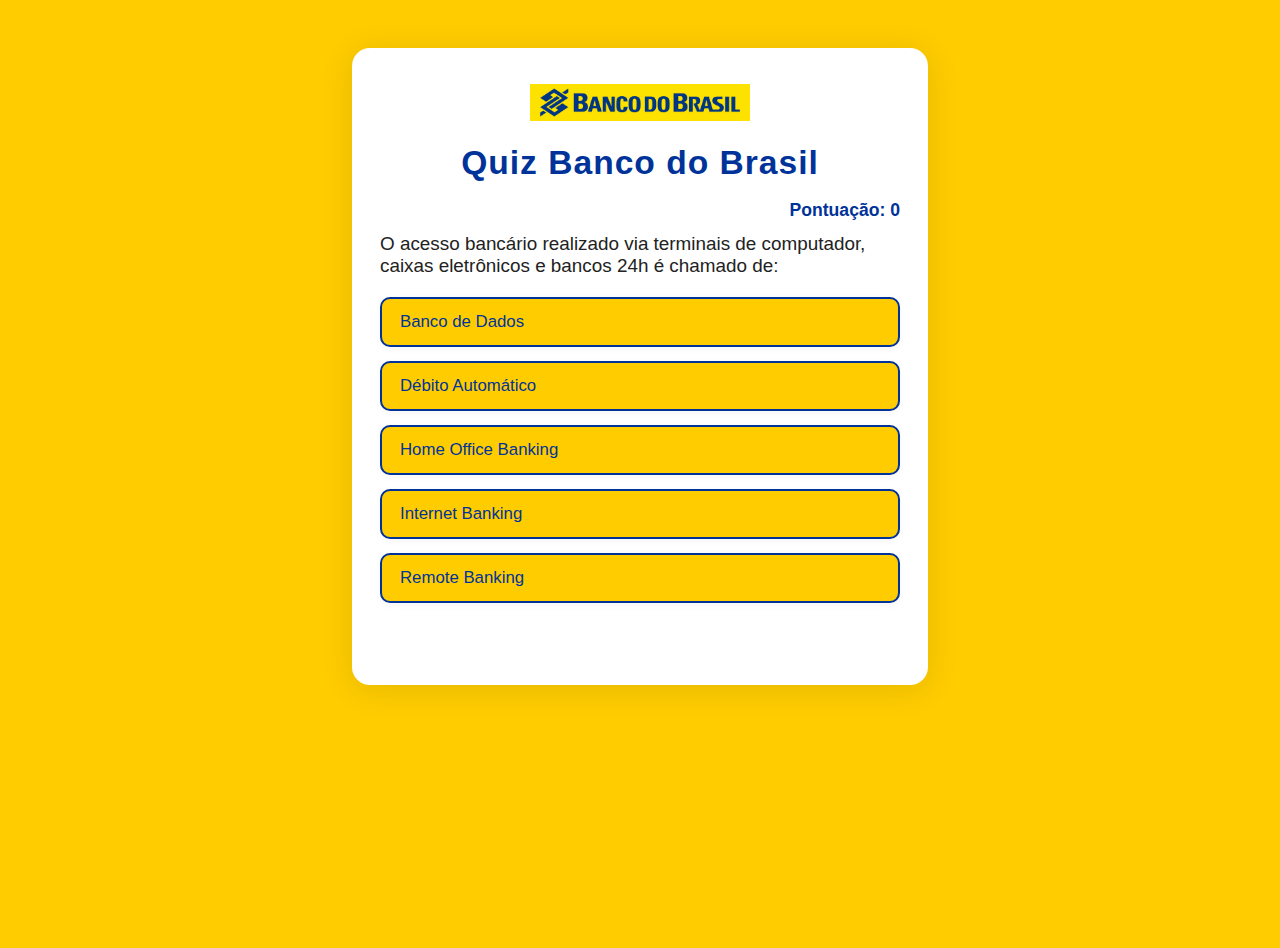
<file: BancoDoBrasil/PerguntaQuizBB/index.html>
<!DOCTYPE html>
<html lang="pt-BR">
<head>
    <meta charset="UTF-8">
    <meta name="viewport" content="width=device-width, initial-scale=1.0">
    <title>Quiz Banco do Brasil</title>
    <style>
        body {
            font-family: 'Poppins', Arial, sans-serif;
            background: #FFCC00;
            margin: 0;
            padding: 0;
            min-height: 100vh;
        }
        .quiz-container {
            max-width: 520px;
            margin: 48px auto 0 auto;
            background: #fff;
            border-radius: 18px;
            box-shadow: 0 4px 32px rgba(0,0,0,0.10);
            padding: 36px 28px 32px 28px;
            position: relative;
        }
        .logo-bb {
            display: block;
            margin: 0 auto 18px auto;
            width: 220px;
            max-width: 80%;
        }
        h1 {
            color: #003399;
            text-align: center;
            font-size: 2.1rem;
            margin-bottom: 18px;
            letter-spacing: 1px;
        }
        .score {
            text-align: right;
            color: #003399;
            font-weight: 700;
            margin-bottom: 12px;
            font-size: 1.1rem;
        }
        .question {
            font-size: 1.18rem;
            margin-bottom: 20px;
            color: #222;
            font-weight: 500;
        }
        .options {
            display: flex;
            flex-direction: column;
            gap: 14px;
        }
        .option {
            background: #FFCC00;
            border: 2px solid #003399;
            color: #003399;
            border-radius: 10px;
            padding: 13px 18px;
            cursor: pointer;
            font-size: 1.05rem;
            font-weight: 500;
            transition: background 0.2s, color 0.2s, border 0.2s;
            box-shadow: 0 2px 8px rgba(0,0,0,0.04);
        }
        .option.selected {
            background: #e3eafc;
            border-color: #003399;
        }
        .option.wrong {
            background: #ffcdd2;
            border-color: #e57373;
            color: #b71c1c;
        }
        .option.correct {
            background: #b2dfdb;
            border-color: #009688;
            color: #00695c;
        }
        .feedback {
            margin-top: 22px;
            font-size: 1.13rem;
            font-weight: 600;
            text-align: center;
            min-height: 28px;
        }
        .next-btn {
            margin: 32px auto 0 auto;
            display: block;
            padding: 12px 38px;
            background: #003399;
            color: #fff;
            border: none;
            border-radius: 10px;
            font-size: 1.08rem;
            font-weight: 600;
            cursor: pointer;
            transition: background 0.2s;
            box-shadow: 0 2px 8px rgba(0,0,0,0.07);
        }
        .next-btn:hover {
            background: #002266;
        }
        @media (max-width: 600px) {
            .quiz-container { padding: 18px 4vw 24px 4vw; }
            .logo-bb { width: 150px; }
        }
    </style>
</head>
<body>
    <div class="quiz-container">
        <img src="../logo/logobb.png" alt="Banco do Brasil" class="logo-bb">
        <h1>Quiz Banco do Brasil</h1>
        <div class="score" id="score">Pontuação: 0</div>
        <div class="question" id="question"></div>
        <div class="options" id="options"></div>
        <div class="feedback" id="feedback"></div>
        <button class="next-btn" id="nextBtn" style="display:none">Próxima</button>
    </div>
    <script>
// Perguntas extraídas do roteiro (exemplo, pode adicionar mais)
const perguntas = [
  {
    pergunta: "A operação que transfere um bem móvel ou imóvel do devedor ao credor como garantia em compra a crédito é:",
    opcoes: [
      "Hipoteca",
      "Fiança bancária",
      "Alienação fiduciária",
      "Penhor",
      "Aval bancário"
    ],
    correta: 2
  },
  {
    pergunta: "O acesso bancário realizado via terminais de computador, caixas eletrônicos e bancos 24h é chamado de:",
    opcoes: [
      "Banco de Dados",
      "Débito Automático",
      "Home Office Banking",
      "Internet Banking",
      "Remote Banking"
    ],
    correta: 3
  },
  {
    pergunta: "O tipo de 'dinheiro de plástico' mais comum no comércio de rua é o:",
    opcoes: [
      "cartão cidadão",
      "cartão de crédito",
      "cartão de senhas",
      "talão de cheques",
      "internet banking"
    ],
    correta: 1
  },
  {
    pergunta: "Nesse regime, com alta mobilidade de capitais, ocorre que:",
    opcoes: [
      "diferenças de inflação não alteram câmbio real",
      "políticas expansionistas nos EUA causam recessão no Brasil",
      "políticas monetárias seriam sempre contracionistas",
      "câmbio com a moeda europeia seria fixo",
      "as taxas de juros entre Brasil e EUA se aproximariam"
    ],
    correta: 4
  },
  {
    pergunta: "Uma redução da taxa de juros dos EUA em relação ao Brasil tenderia a:",
    opcoes: [
      "valorizar o Real em relação ao Dólar",
      "estimular exportações",
      "reduzir reservas cambiais",
      "aumentar fluxo de capitais ao exterior",
      "desestimular importações dos EUA"
    ],
    correta: 0
  },
  // Adicione mais perguntas aqui seguindo o mesmo padrão
];

let score = 0;
let perguntasRestantes = [...perguntas];
let perguntaAtual = null;

function sortearPergunta() {
  if (perguntasRestantes.length === 0) {
    document.getElementById('question').innerHTML = 'Quiz finalizado!';
    document.getElementById('options').innerHTML = '';
    document.getElementById('feedback').innerHTML = `Pontuação final: <b>${score}</b> de ${perguntas.length}`;
    document.getElementById('nextBtn').style.display = 'none';
    // Adiciona botão de jogar novamente
    if (!document.getElementById('restartBtn')) {
      const restartBtn = document.createElement('button');
      restartBtn.textContent = 'Jogar Novamente';
      restartBtn.className = 'next-btn';
      restartBtn.id = 'restartBtn';
      restartBtn.onclick = reiniciarQuiz;
      document.querySelector('.quiz-container').appendChild(restartBtn);
    }
    return;
  }
  // Remove botão de jogar novamente se estiver visível
  const restartBtn = document.getElementById('restartBtn');
  if (restartBtn) restartBtn.remove();
  const idx = Math.floor(Math.random() * perguntasRestantes.length);
  perguntaAtual = perguntasRestantes.splice(idx, 1)[0];
  mostrarPergunta(perguntaAtual);
}

function reiniciarQuiz() {
  score = 0;
  perguntasRestantes = [...perguntas];
  document.getElementById('score').textContent = `Pontuação: ${score}`;
  sortearPergunta();
}

function mostrarPergunta(perguntaObj) {
  document.getElementById('question').textContent = perguntaObj.pergunta;
  const optionsDiv = document.getElementById('options');
  optionsDiv.innerHTML = '';
  document.getElementById('feedback').textContent = '';
  document.getElementById('nextBtn').style.display = 'none';
  perguntaObj.opcoes.forEach((op, i) => {
    const btn = document.createElement('div');
    btn.className = 'option';
    btn.textContent = op;
    btn.onclick = () => responder(i, btn);
    optionsDiv.appendChild(btn);
  });
}

function responder(indice, btn) {
  const opcoes = document.querySelectorAll('.option');
  opcoes.forEach(o => o.onclick = null);
  if (indice === perguntaAtual.correta) {
    btn.classList.add('correct');
    document.getElementById('feedback').textContent = 'Correto!';
    score++;
    document.getElementById('score').textContent = `Pontuação: ${score}`;
  } else {
    btn.classList.add('wrong');
    opcoes[perguntaAtual.correta].classList.add('correct');
    document.getElementById('feedback').textContent = `Errado! A resposta correta é: "${perguntaAtual.opcoes[perguntaAtual.correta]}"`;
  }
  document.getElementById('nextBtn').style.display = 'inline-block';
}

document.getElementById('nextBtn').onclick = sortearPergunta;

// Iniciar quiz
sortearPergunta();
    </script>
</body>
</html>
</file>
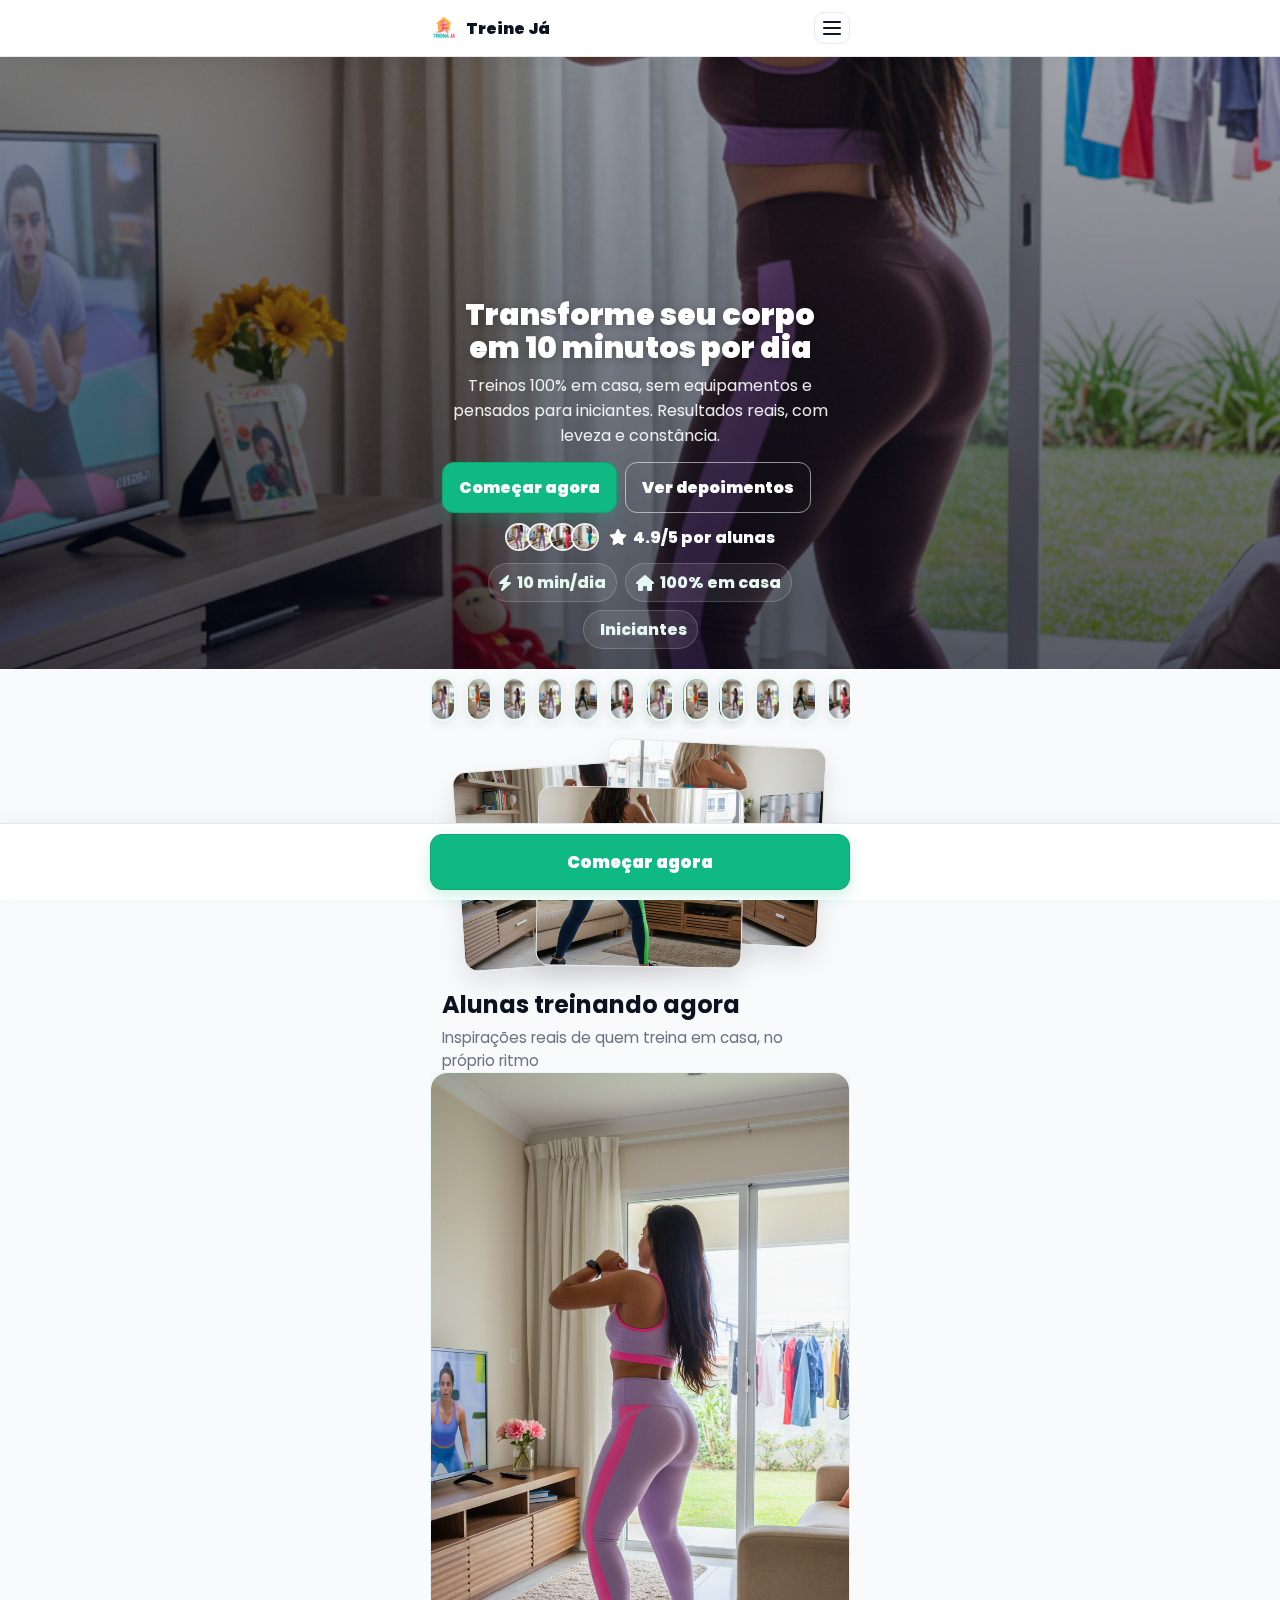
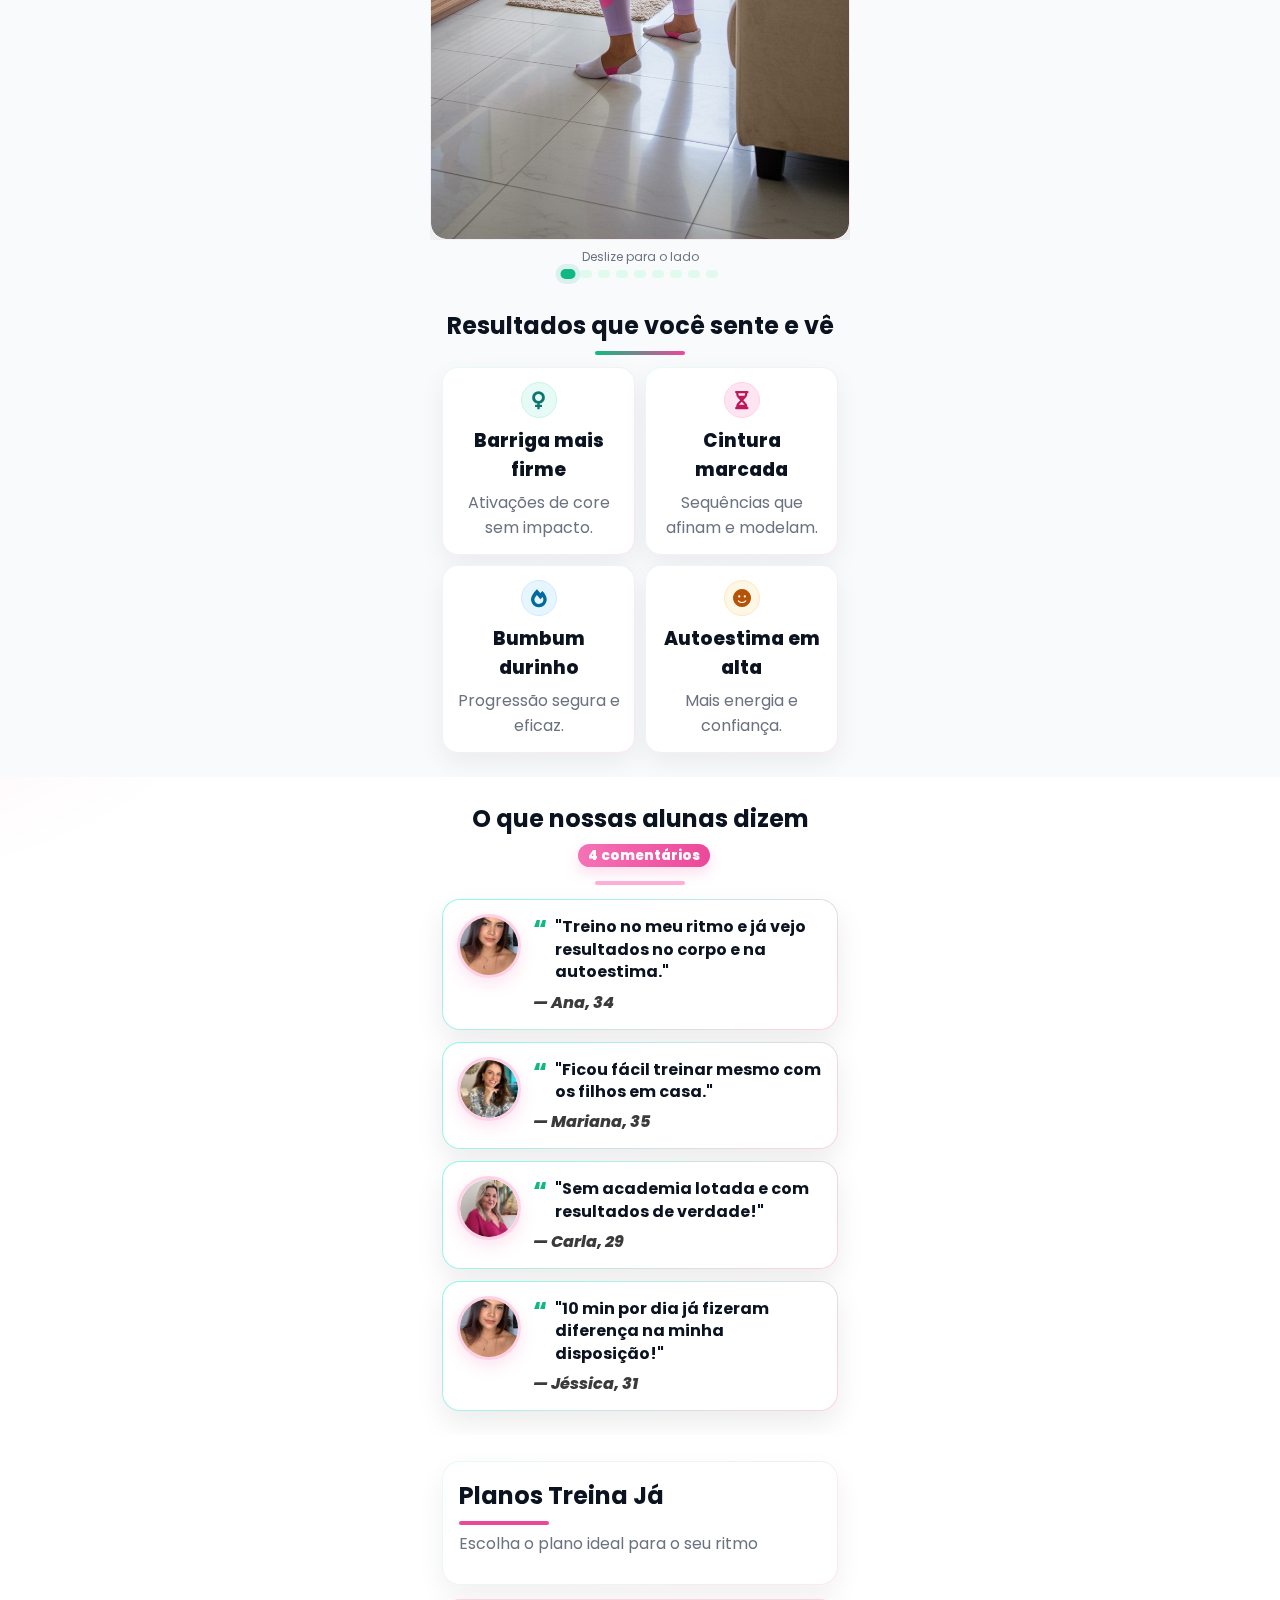
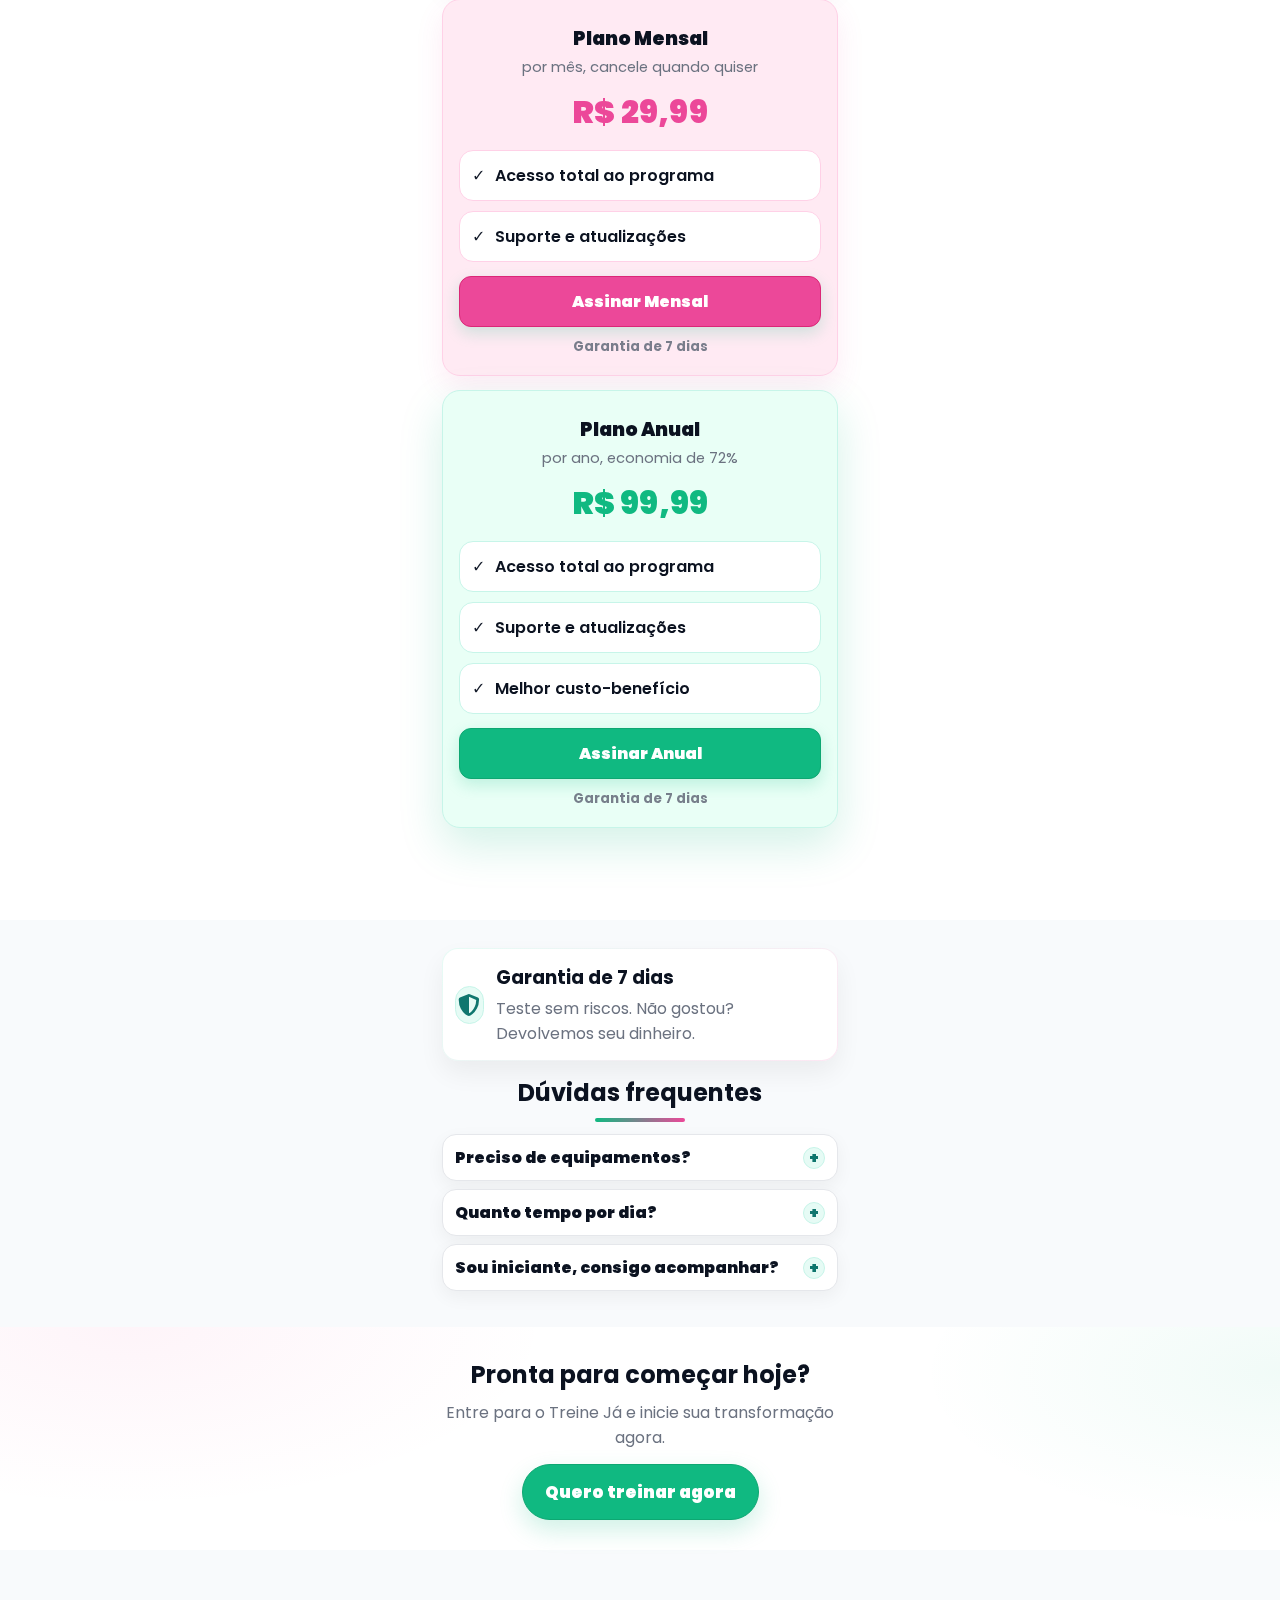
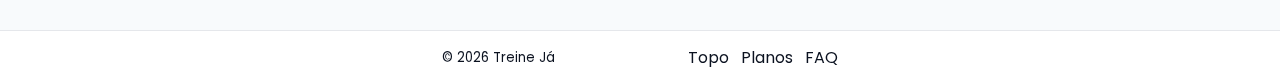
<file: vendas.html>
<!DOCTYPE html>
<html lang="pt-BR">
<head>
  <meta charset="UTF-8">
  <meta name="viewport" content="width=device-width, initial-scale=1.0">
  <title>Treine Já — Página de Vendas</title>
  <!-- CSS externos removidos para evitar conflito de estilos -->
  <link href="https://fonts.googleapis.com/css2?family=Poppins:wght@300;400;500;600;700;900&display=swap" rel="stylesheet">
  <link rel="stylesheet" href="https://cdnjs.cloudflare.com/ajax/libs/animate.css/4.1.1/animate.min.css">
  <link rel="stylesheet" href="https://cdnjs.cloudflare.com/ajax/libs/font-awesome/6.0.0/css/all.min.css">
</head>
<body>
  <header class="lp-header">
    <div class="wrap">
      <a href="index.html" class="brand"><img src="Logo/logo.png" alt="Treine Já" width="112" height="28" style="height:28px;width:auto" /><span>Treine Já</span></a>
      <button class="hamb" aria-label="Abrir menu" aria-expanded="false" aria-controls="menu">
        <span></span><span></span><span></span>
      </button>
      <nav id="menu" class="top-nav">
        <a href="#beneficios">Benefícios</a>
        <a href="#planos">Planos</a>
        <a href="#faq">FAQ</a>
      </nav>
    </div>
  </header>

  <main>
    <!-- HERO -->
    <section id="hero" class="hero hero-dark animate__animated animate__fadeIn">
      <div class="wrap hero-center">
        <h1>Transforme seu corpo em 10 minutos por dia</h1>
        <p>Treinos 100% em casa, sem equipamentos e pensados para iniciantes. Resultados reais, com leveza e constância.</p>
        <div class="ctas">
          <a class="btn primary" href="#planos">Começar agora</a>
          <a class="btn ghost invert" href="#depoimentos">Ver depoimentos</a>
        </div>
        <div class="hero-social">
          <div class="avatars">
            <img src="AlunasTreinando/1.jpg" alt="Aluna" loading="lazy" />
            <img src="AlunasTreinando/4.jpg" alt="Aluna" loading="lazy" />
            <img src="AlunasTreinando/6.jpg" alt="Aluna" loading="lazy" />
            <img src="AlunasTreinando/8.jpg" alt="Aluna" loading="lazy" />
          </div>
          <span class="kpi"><i class="fas fa-star"></i> 4.9/5 por alunas</span>
        </div>
        <div class="trust invert">
          <span><i class="fas fa-bolt"></i> 10 min/dia</span>
          <span><i class="fas fa-house"></i> 100% em casa</span>
          <span><i class="fas fa-shield-heart"></i> Iniciantes</span>
        </div>
      </div>
      <div class="bubbles"><span></span><span></span><span></span></div>
    </section>

    <!-- Faixa de avatares (marquee) -->
    <section class="avatar-strip" aria-label="Alunas reais">
      <div class="track">
        <div class="row">
          <img src="AlunasTreinando/1.jpg" alt="Aluna 1" loading="lazy" />
          <img src="AlunasTreinando/2.jpg" alt="Aluna 2" loading="lazy" />
          <img src="AlunasTreinando/3.jpg" alt="Aluna 3" loading="lazy" />
          <img src="AlunasTreinando/4.jpg" alt="Aluna 4" loading="lazy" />
          <img src="AlunasTreinando/5.jpg" alt="Aluna 5" loading="lazy" />
          <img src="AlunasTreinando/6.jpg" alt="Aluna 6" loading="lazy" />
          <img src="AlunasTreinando/7.jpg" alt="Aluna 7" loading="lazy" />
          <img src="AlunasTreinando/8.jpg" alt="Aluna 8" loading="lazy" />
          <img src="AlunasTreinando/9.jpg" alt="Aluna 9" loading="lazy" />
        </div>
        <div class="row clone" aria-hidden="true">
          <img src="AlunasTreinando/1.jpg" alt="" />
          <img src="AlunasTreinando/2.jpg" alt="" />
          <img src="AlunasTreinando/3.jpg" alt="" />
          <img src="AlunasTreinando/4.jpg" alt="" />
          <img src="AlunasTreinando/5.jpg" alt="" />
          <img src="AlunasTreinando/6.jpg" alt="" />
          <img src="AlunasTreinando/7.jpg" alt="" />
          <img src="AlunasTreinando/8.jpg" alt="" />
          <img src="AlunasTreinando/9.jpg" alt="" />
        </div>
      </div>
    </section>

    <!-- Colagem sobreposta -->
    <section class="collage">
      <div class="wrap">
        <div class="stack">
          <img class="ph a" src="AlunasTreinando/3.jpg" alt="Colagem 1" loading="lazy" />
          <img class="ph b" src="AlunasTreinando/7.jpg" alt="Colagem 2" loading="lazy" />
          <img class="ph c" src="AlunasTreinando/5.jpg" alt="Colagem 3" loading="lazy" />
        </div>
      </div>
    </section>

    <!-- Alunas treinando (carrossel) -->
    <section class="carousel-section">
      <div class="wrap">
        <h2>Alunas treinando agora</h2>
        <p class="subtitle">Inspirações reais de quem treina em casa, no próprio ritmo</p>
      </div>
      <div class="carousel" aria-label="Galeria de alunas">
        <article class="slide"><img src="AlunasTreinando/1.jpg" alt="Aluna 1 treinando" loading="lazy" /><div class="overlay">No seu horário</div></article>
        <article class="slide"><img src="AlunasTreinando/2.jpg" alt="Aluna 2 treinando" loading="lazy" /><div class="overlay">Sem equipamento</div></article>
        <article class="slide"><img src="AlunasTreinando/3.jpg" alt="Aluna 3 treinando" loading="lazy" /><div class="overlay">Em casa</div></article>
        <article class="slide"><img src="AlunasTreinando/4.jpg" alt="Aluna 4 treinando" loading="lazy" /><div class="overlay">10 min/dia</div></article>
        <article class="slide"><img src="AlunasTreinando/5.jpg" alt="Aluna 5 treinando" loading="lazy" /><div class="overlay">Rotina leve</div></article>
        <article class="slide"><img src="AlunasTreinando/6.jpg" alt="Aluna 6 treinando" loading="lazy" /><div class="overlay">Progresso real</div></article>
        <article class="slide"><img src="AlunasTreinando/7.jpg" alt="Aluna 7 treinando" loading="lazy" /><div class="overlay">Autoestima</div></article>
        <article class="slide"><img src="AlunasTreinando/8.jpg" alt="Aluna 8 treinando" loading="lazy" /><div class="overlay">Praticidade</div></article>
        <article class="slide"><img src="AlunasTreinando/9.jpg" alt="Aluna 9 treinando" loading="lazy" /><div class="overlay">Constância</div></article>
      </div>
      <div class="carousel-ui wrap">
        <div class="hint">Deslize para o lado</div>
        <div class="dots" role="tablist" aria-label="Navegação da galeria"></div>
      </div>
    </section>

    <!-- Antes e Depois removido: imagens não existem no projeto atual, evitando bloco vazio -->

    <!-- Benefícios -->
    <section id="beneficios" class="benefits">
      <div class="wrap">
        <h2>Resultados que você sente e vê</h2>
        <div class="cards">
          <article class="card animate__animated animate__fadeInUp"><i class="fas fa-venus"></i><h3>Barriga mais firme</h3><p>Ativações de core sem impacto.</p></article>
          <article class="card animate__animated animate__fadeInUp animate__delay-1s"><i class="fas fa-hourglass"></i><h3>Cintura marcada</h3><p>Sequências que afinam e modelam.</p></article>
          <article class="card animate__animated animate__fadeInUp animate__delay-2s"><i class="fas fa-fire"></i><h3>Bumbum durinho</h3><p>Progressão segura e eficaz.</p></article>
          <article class="card animate__animated animate__fadeInUp animate__delay-3s"><i class="fas fa-face-smile"></i><h3>Autoestima em alta</h3><p>Mais energia e confiança.</p></article>
        </div>
      </div>
    </section>

    <!-- Depoimentos -->
    <section id="depoimentos" class="testimonials">
      <div class="wrap">
        <h2>O que nossas alunas dizem <span class="comment-count-badge">0 comentários</span></h2>
        <div class="list">
          <article class="t"><img src="FotosComentarios/1.png" alt="Ana" loading="lazy" /><div class="tx"><blockquote>"Treino no meu ritmo e já vejo resultados no corpo e na autoestima."</blockquote><cite>— Ana, 34</cite></div></article>
          <article class="t"><img src="FotosComentarios/2.png" alt="Mariana" loading="lazy" /><div class="tx"><blockquote>"Ficou fácil treinar mesmo com os filhos em casa."</blockquote><cite>— Mariana, 35</cite></div></article>
          <article class="t"><img src="FotosComentarios/3.png" alt="Carla" loading="lazy" /><div class="tx"><blockquote>"Sem academia lotada e com resultados de verdade!"</blockquote><cite>— Carla, 29</cite></div></article>
          <article class="t"><img src="FotosComentarios/4.png" alt="Jéssica" loading="lazy" /><div class="tx"><blockquote>"10 min por dia já fizeram diferença na minha disposição!"</blockquote><cite>— Jéssica, 31</cite></div></article>
        </div>
      </div>
    </section>

    <!-- Oferta/Planos -->
    <section id="planos" class="pricing">
      <div class="wrap grid-two">
        <div class="offer">
          <h2>Planos Treina Já</h2>
          <p class="subtitle">Escolha o plano ideal para o seu ritmo</p>
          <ul>
            <li><i class="fas fa-circle-check"></i> Rotina guiada de 10 min/dia</li>
            <li><i class="fas fa-circle-check"></i> Foco em barriga, cintura e bumbum</li>
            <li><i class="fas fa-circle-check"></i> 100% em casa, sem equipamentos</li>
            <li><i class="fas fa-circle-check"></i> Atualizações e suporte</li>
          </ul>
        </div>
        <aside class="cards">
          <div class="p plan-pink">
            <h3>Plano Mensal</h3>
            <p class="subtitle">por mês, cancele quando quiser</p>
            <div class="price">R$ 29,99</div>
            <ul class="features" aria-label="Recursos do plano mensal">
              <li><span class="tick">✓</span> Acesso total ao programa</li>
              <li><span class="tick">✓</span> Suporte e atualizações</li>
            </ul>
            <a class="btn primary" target="_blank" href="https://lastlink.com/p/C7DF51811/checkout-payment/">Assinar Mensal</a>
            <small class="guarantee-note">Garantia de 7 dias</small>
          </div>
          <div class="p hit plan-green">
            <h3>Plano Anual</h3>
            <p class="subtitle">por ano, economia de 72%</p>
            <div class="price">R$ 99,99</div>
            <ul class="features" aria-label="Recursos do plano anual">
              <li><span class="tick">✓</span> Acesso total ao programa</li>
              <li><span class="tick">✓</span> Suporte e atualizações</li>
              <li><span class="tick">✓</span> Melhor custo-benefício</li>
            </ul>
            <a class="btn primary" target="_blank" href="https://lastlink.com/p/CABAF4489/checkout-payment/">Assinar Anual</a>
            <small class="guarantee-note">Garantia de 7 dias</small>
          </div>
        </aside>
      </div>
    </section>

    <!-- Garantia + FAQ -->
    <section id="faq" class="faq">
      <div class="wrap">
        <div class="guarantee"><i class="fas fa-shield"></i><div><h3>Garantia de 7 dias</h3><p>Teste sem riscos. Não gostou? Devolvemos seu dinheiro.</p></div></div>
        <h2>Dúvidas frequentes</h2>
        <details><summary>Preciso de equipamentos?</summary><p>Não. Todos os treinos foram pensados para serem feitos em casa.</p></details>
        <details><summary>Quanto tempo por dia?</summary><p>Apenas 10 minutos por dia, com constância.</p></details>
        <details><summary>Sou iniciante, consigo acompanhar?</summary><p>Sim. Treinos progressivos e seguros.</p></details>
      </div>
    </section>

    <!-- CTA final -->
    <section class="final">
      <div class="wrap">
        <h2>Pronta para começar hoje?</h2>
        <p>Entre para o Treine Já e inicie sua transformação agora.</p>
        <a class="btn primary big" target="_blank" href="https://lastlink.com/p/C7DF51811/checkout-payment/">Quero treinar agora</a>
      </div>
    </section>
  </main>

  <!-- Sticky CTA para mobile -->
  <div class="sticky-cta">
    <a class="btn primary big" target="_blank" href="https://lastlink.com/p/C7DF51811/checkout-payment/">
      Começar agora
    </a>
  </div>

  <footer class="lp-footer">
    <div class="wrap">
      <small>© <span id="year"></span> Treine Já</small>
      <nav><a href="#hero">Topo</a><a href="#planos">Planos</a><a href="#faq">FAQ</a></nav>
    </div>
  </footer>

  <script>
    // contador de depoimentos
    (function(){
      var s=document.querySelector('.testimonials'); if(!s) return;
      var n=s.querySelectorAll('.t').length; var b=s.querySelector('.comment-count-badge');
      if(b&&n>0) b.textContent=n+" comentários";
    })();
    // ano rodapé
    document.getElementById('year').textContent=new Date().getFullYear();
    // scroll suave
    document.querySelectorAll('a[href^="#"]').forEach(function(a){a.addEventListener('click',function(e){var id=this.getAttribute('href');if(id.length>1){e.preventDefault();document.querySelector(id)?.scrollIntoView({behavior:'smooth'});}})});

    // Menu hambúrguer mobile
    (function(){
      var btn=document.querySelector('.hamb'); var nav=document.getElementById('menu'); if(!btn||!nav) return;
      btn.addEventListener('click',function(){
        var open=nav.classList.toggle('open');
        btn.setAttribute('aria-expanded', open?'true':'false');
      });
      // Fechar ao clicar em link
      nav.querySelectorAll('a').forEach(function(l){l.addEventListener('click',function(){nav.classList.remove('open');btn.setAttribute('aria-expanded','false');});});
    })();

    // Dots do carrossel + sincronização
    (function(){
      var track=document.querySelector('.carousel'); if(!track) return;
      var slides=Array.from(track.querySelectorAll('.slide'));
      var dotsWrap=document.querySelector('.carousel-ui .dots'); if(!dotsWrap) return;
      slides.forEach(function(_,i){var b=document.createElement('button'); b.setAttribute('aria-label','Ir para slide '+(i+1)); b.addEventListener('click',function(){track.scrollTo({left:slides[i].offsetLeft- track.firstElementChild.offsetLeft, behavior:'smooth'});}); dotsWrap.appendChild(b);});
      function update(){
        var idx=Math.round(track.scrollLeft / (track.firstElementChild.getBoundingClientRect().width + 10));
        var bs=dotsWrap.querySelectorAll('button'); bs.forEach(function(x,j){x.classList.toggle('active', j===idx)});
      }
      track.addEventListener('scroll', function(){window.requestAnimationFrame(update)});
      update();
    })();
  </script>

  <style>
    :root{--ink:#0b1220;--muted:#6b7280;--bg:#f8fafc;--soft:#ffffff;--teal:#10b981;--pink:#ff69b4;--bd:#e5e7eb;--sh:0 6px 18px rgba(2,6,23,.05);--headerH:56px;--stickyH:68px}
    html,body{height:100%}
    *,*::before,*::after{box-sizing:border-box}
    body{margin:0;font-family:Poppins,system-ui,sans-serif;color:var(--ink);background: var(--bg); overflow-x:hidden;
      -webkit-font-smoothing:antialiased;display:flex;flex-direction:column}
    main{flex:1; padding-bottom: calc(var(--stickyH) + 12px)}
    img{max-width:100%;display:block}
    /* Força proporção/tamanho de celular em qualquer tela */
    .wrap{width:100%;max-width:420px;margin-inline:auto;padding-inline:12px}
    .btn{display:inline-flex;align-items:center;gap:10px;padding:12px 16px;border-radius:12px;text-decoration:none;font-weight:900}
    .btn.primary{background:#10b981;color:#fff;box-shadow:0 6px 16px rgba(16,185,129,.20);border:1px solid #0ea772}
    .btn.primary.big{padding:14px 18px;font-size:1.05rem}
    .btn.ghost{border:1px solid var(--bd);color:var(--ink);background:#fff}
    .btn.outline{border:2px solid var(--teal);color:var(--teal);background:transparent}

    .lp-header{position:sticky;top:0;background:#fff;backdrop-filter:saturate(140%) blur(8px);border-bottom:1px solid var(--bd);z-index:100;box-shadow:0 4px 14px rgba(2,6,23,.04)}
    .lp-header .wrap{display:flex;align-items:center;justify-content:space-between;padding:8px 0;position:relative;min-height:var(--headerH)}
    .brand{display:flex;align-items:center;gap:8px;color:inherit;text-decoration:none}
    .brand img{height:28px}
    .brand span{font-weight:900}
    .hamb{display:inline-flex;flex-direction:column;gap:4px;background:#fff;border:1px solid var(--bd);border-radius:10px;padding:8px}
    .hamb span{display:block;width:18px;height:2px;background:#0f172a;border-radius:2px}
    /* Dropdown do menu logo abaixo do header */
    .top-nav{display:none;position:absolute;left:0;right:0;top:100%;background:#fff;border:1px solid var(--bd);border-radius:12px;box-shadow:var(--sh);padding:10px;margin-top:8px}
    .top-nav a{display:block;padding:10px 8px;border-radius:8px}
    .top-nav a:hover{background:var(--soft)}
    .top-nav.open{display:block}
    .lp-header nav a{color:inherit;text-decoration:none;font-weight:700}

    .hero{position:relative;padding:36px 0 28px;min-height:68vh;display:flex;align-items:flex-end; background:#0b1720}
    .hero.hero-dark{background-image:url('AlunasTreinando/3.jpg'); background-size:cover; background-position:center;}
    .hero.hero-dark::before{content:""; position:absolute; inset:0; background:linear-gradient(180deg, rgba(2,6,23,.35) 0%, rgba(2,6,23,.45) 35%, rgba(2,6,23,.65) 100%)}
    .hero .wrap{position:relative; z-index:1}
    .hero-center{text-align:center}
    .hero h1{font-size:clamp(24px,7vw,32px);line-height:1.12;margin:0 0 8px;font-weight:900;color:#fff;text-shadow:0 2px 10px rgba(0,0,0,.25)}
    .hero p{color:rgba(255,255,255,.9);margin:0 0 14px;font-size:1rem}
    .ctas{display:flex;gap:8px;flex-wrap:wrap}
    .btn.ghost.invert{border-color:rgba(255,255,255,.55);color:#fff;background:transparent}
    .hero-social{display:flex; align-items:center; justify-content:center; gap:10px; margin-top:10px}
    .hero-social .avatars{display:flex; align-items:center}
    .hero-social .avatars img{width:28px;height:28px;object-fit:cover;border-radius:999px;border:2px solid rgba(255,255,255,.9); margin-left:-6px}
    .hero-social .avatars img:first-child{margin-left:0}
    .hero-social .kpi{color:#fff; font-weight:800; display:inline-flex; align-items:center; gap:6px}
    .trust{display:flex;gap:8px;flex-wrap:wrap;color:var(--muted);font-weight:800;margin-top:12px;justify-content:center}
    .trust.invert span{background:rgba(255,255,255,.08); border-color:rgba(255,255,255,.18); color:#e5f7f0}
    .trust span{display:inline-flex;align-items:center;gap:6px;padding:6px 10px;border:1px solid var(--bd);border-radius:999px;background:#fff}
    /* removido media no hero */
    .bubbles{pointer-events:none;position:absolute;inset:0;overflow:hidden;display:none}
    .bubbles span{position:absolute;width:12px;height:12px;background:radial-gradient(circle at 30% 30%,#34d399,#10b981);border-radius:999px;opacity:.2;animation:float 14s ease-in-out infinite}
    .bubbles span:nth-child(1){left:8%;top:22%}
    .bubbles span:nth-child(2){left:70%;top:12%;animation-duration:14s}
    .bubbles span:nth-child(3){left:50%;top:70%;animation-duration:10s}
    @keyframes float{0%,100%{transform:translateY(0)}50%{transform:translateY(-14px)}}

    /* Carousel */
    .carousel-section{padding:10px 0 6px}
    .carousel-section .wrap{display:flex;flex-direction:column;gap:4px}
    .carousel-section h2{margin:0}
    .carousel-section .subtitle{margin:0;color:var(--muted);font-size:.95rem}
    .carousel{display:grid;grid-auto-flow:column;grid-auto-columns:100%;gap:10px;overflow-x:auto;scroll-snap-type:x mandatory;padding:0;scrollbar-width:none;-ms-overflow-style:none;max-width:420px;margin:0 auto}
    .carousel::-webkit-scrollbar{display:none}
    .slide{position:relative;border:1.5px solid transparent;border-radius:16px;overflow:hidden;scroll-snap-align:center;box-shadow:0 8px 24px rgba(2,6,23,.10);background:
        linear-gradient(#ffffff,#ffffff) padding-box,
        linear-gradient(135deg,#e6fbf5,#fde7f3) border-box}
    .slide img{width:100%;height:auto;object-fit:contain;display:block;background:#fff;border-radius:16px}
    .slide:hover{box-shadow:0 12px 30px rgba(2,6,23,.14)}
    .slide .overlay{display:none}
    .carousel-ui{display:flex;align-items:center;justify-content:center;flex-direction:column;gap:8px;margin-top:8px;max-width:420px;margin-left:auto;margin-right:auto;text-align:center}
    .carousel-ui .hint{color:var(--muted);font-size:12px}
    .carousel-ui .dots{display:flex;gap:6px}
    .carousel-ui .dots button{width:8px;height:8px;border-radius:999px;border:0;background:#d1fae5;opacity:.6;transition:transform .2s ease, opacity .2s ease}
    .carousel-ui .dots button.active{background:#10b981;opacity:1;transform:scale(1.25);box-shadow:0 0 0 4px rgba(16,185,129,.12);}

    /* Avatar strip (marquee) */
    .avatar-strip{padding:8px 0; overflow:hidden; max-width:420px; margin:0 auto}
    .avatar-strip .track{display:flex; gap:16px}
    .avatar-strip .row{display:flex; align-items:center; gap:10px; animation:marq 22s linear infinite}
    .avatar-strip .row.clone{animation:marq 22s linear infinite}
    .avatar-strip img{width:44px; height:44px; object-fit:cover; border-radius:999px; border:2px solid #e6fbf5; box-shadow:0 4px 12px rgba(2,6,23,.08)}
    @keyframes marq { from{ transform:translateX(0)} to{ transform:translateX(-100%) } }

    /* Collage sobreposta */
    .collage{padding:14px 0}
    .collage .stack{position:relative; height:220px; max-width:420px; margin:0 auto}
    .collage .ph{position:absolute; width:55%; height:200px; object-fit:cover; border-radius:14px; box-shadow:0 12px 26px rgba(2,6,23,.10); border:1px solid var(--bd)}
    .collage .ph.a{left:4%; top:10%; transform:rotate(-4deg)}
    .collage .ph.b{right:4%; top:0; transform:rotate(3deg)}
    .collage .ph.c{left:24%; bottom:-4px; width:52%; height:180px; transform:rotate(1deg)}

    /* Mosaico inclinado */
    .mosaic{padding:10px 0}
    .mosaic .grid{display:grid; grid-template-columns:1fr 1fr; gap:10px}
    .mosaic .tile{position:relative; border-radius:14px; overflow:hidden; border:1px solid var(--bd); box-shadow:0 10px 24px rgba(2,6,23,.10)}
    .mosaic .tile img{width:100%; height:150px; object-fit:cover; display:block; transform:scale(1.03)}
    .mosaic .tile figcaption{position:absolute; left:8px; bottom:8px; background:rgba(0,0,0,.55); color:#fff; padding:4px 8px; border-radius:8px; font-weight:800; font-size:12px}
    .mosaic .tile.r1{transform:rotate(-1.5deg)}
    .mosaic .tile.r2{transform:rotate(1.2deg)}
    .mosaic .tile.r3{transform:rotate(-.8deg)}
    .mosaic .tile.r4{transform:rotate(1.6deg)}

    /* Antes e Depois */
    .before-after{padding:18px 0}
    .before-after h2{text-align:center;margin:0 0 10px}
    .ba-grid{display:grid;grid-template-columns:1fr;gap:10px}
    .ba{margin:0;border:1px solid var(--bd);border-radius:12px;overflow:hidden;box-shadow:var(--sh);background:#fff}
    .ba img{width:100%;height:240px;object-fit:cover}
    .ba figcaption{padding:8px 10px;color:var(--muted)}

    .benefits{padding:24px 0}
    .benefits h2{text-align:center;margin:0 0 12px;position:relative}
    .benefits h2::after{content:"";display:block;width:90px;height:4px;border-radius:999px;background:linear-gradient(90deg,#10b981,#ec4899);margin:8px auto 0}
    .benefits .cards{display:grid;grid-template-columns:repeat(2,1fr);gap:12px}
    .benefits .card{position:relative;border:1px solid transparent;border-radius:16px;padding:14px 12px;text-align:center;box-shadow:0 10px 26px rgba(2,6,23,.06);
      background:linear-gradient(#ffffff,#ffffff) padding-box, linear-gradient(135deg,#e6fbf5,#fde7f3) border-box;transition:transform .18s ease, box-shadow .18s ease}
    .benefits .card:hover{transform:translateY(-2px);box-shadow:0 14px 32px rgba(2,6,23,.10)}
    .benefits .card i{display:inline-flex;align-items:center;justify-content:center;width:36px;height:36px;border-radius:999px;background:#e6fbf5;border:1px solid #c7f5e9;color:#0f766e;font-size:18px}
    .benefits .card h3{margin:8px 0 6px;font-weight:800}
    .benefits .card p{margin:0;color:var(--muted)}
    .benefits .card:nth-child(2) i{background:#ffe4f1;border-color:#ffd1e7;color:#be185d}
    .benefits .card:nth-child(3) i{background:#e7f5ff;border-color:#cfeaff;color:#0369a1}
    .benefits .card:nth-child(4) i{background:#fff7e6;border-color:#ffe7bd;color:#b45309}

    .testimonials{padding:24px 0;background:#fff;position:relative;overflow:hidden}
    .testimonials::before{content:"";position:absolute;inset:-20% -30%;background:radial-gradient(700px 400px at 10% 0%, rgba(236,72,153,.08), transparent 60%), radial-gradient(600px 380px at 110% 20%, rgba(236,72,153,.05), transparent 60%);pointer-events:none}
    .testimonials h2{text-align:center;margin:0 0 14px;position:relative}
    .testimonials h2::after{content:"";display:block;width:90px;height:4px;border-radius:999px;background:hsl(330, 93%, 84%);margin:10px auto 0}
    .testimonials .list{display:grid;grid-template-columns:1fr;gap:14px}
    .testimonials .t{display:flex;align-items:flex-start;gap:12px;border:1px solid transparent;border-radius:18px;padding:14px 14px;background:
        linear-gradient(#ffffff,#ffffff) padding-box,
        linear-gradient(135deg, hsl(167, 95%, 76%), #ffd1e7) border-box;box-shadow:0 12px 28px rgba(2,6,23,.08);transition:transform .18s ease, box-shadow .18s ease}
    .testimonials .t:hover{transform:translateY(-2px);box-shadow:0 16px 34px rgba(2,6,23,.12)}
    .testimonials .t .tx{display:flex;flex-direction:column}
    .testimonials img{width:64px;height:64px;border-radius:50%;border:3px solid #ffd1e7;object-fit:cover;flex:0 0 auto;box-shadow:0 6px 16px rgba(236,72,153,.15)}
    .testimonials blockquote{margin:2px 0 6px;color:var(--ink);font-weight:700;position:relative;padding-left:22px;line-height:1.4}
    .testimonials blockquote::before{content:"\201C";position:absolute;left:0;top:-2px;color:#10b981;font-size:22px;font-weight:900}
    .testimonials cite{color:hsl(0, 0%, 23%);font-weight:800}

    /* Badge de contagem de comentários (pílula gradiente) */
    .comment-count-badge{display:inline-block;margin-left:8px;padding:5px 10px;font-size:.85rem;font-weight:800;line-height:1;color:#fff;background:linear-gradient(90deg,#f472b6,#ec4899);border-radius:999px;vertical-align:middle;box-shadow:0 6px 14px rgba(236,72,153,.18)}

    .pricing{padding:26px 0 96px;background:#fff;position:relative;overflow:hidden}
    .pricing::before{content:"";position:absolute;inset:-30% -40%;background:radial-gradient(900px 520px at 0% 0%, rgba(236,72,153,.07), transparent 60%), radial-gradient(780px 460px at 120% 10%, rgba(16,185,129,.06), transparent 60%);pointer-events:none}
    .grid-two{display:grid;grid-template-columns:1fr;gap:14px;align-items:start}
    .offer{border:1px solid transparent;border-radius:18px;padding:16px;background:
      linear-gradient(#ffffff,#ffffff) padding-box,
      linear-gradient(135deg,#e6fbf5,#fde7f3) border-box;box-shadow:0 12px 28px rgba(2,6,23,.06)}
    .offer h2{margin:0 0 6px;position:relative}
    .offer h2::after{content:"";display:block;width:90px;height:4px;border-radius:999px;background:#ec4899;margin-top:8px}
    .offer .subtitle{margin:6px 0 12px;color:var(--muted)}
    .offer ul{margin:0;padding:0;list-style:none;color:var(--ink);display:grid;gap:10px}
    .offer ul li{display:flex;align-items:center;gap:10px;padding:12px;border:1px solid var(--bd);border-radius:12px;background:#fff;font-weight:700;transition:transform .18s ease, box-shadow .18s ease}
    .offer ul li:hover{transform:translateY(-2px);box-shadow:0 10px 22px rgba(16,185,129,.10)}
    .offer li i{color:#fff;background:#10b981;border:1px solid #0ea772;width:26px;height:26px;border-radius:999px;display:inline-flex;align-items:center;justify-content:center}
    .pricing .cards{display:grid;grid-template-columns:1fr;gap:16px}
    .p{position:relative;border:1px solid transparent;border-radius:18px;padding:18px 16px;background:#fff; text-align:center; box-shadow:0 12px 30px rgba(2,6,23,.08); transition:transform .2s ease, box-shadow .2s ease}
    .p:hover{transform:translateY(-4px);box-shadow:0 16px 38px rgba(2,6,23,.12)}
    .p h3{margin:6px 0 4px;font-weight:900}
    .p .subtitle{margin:0;color:var(--muted);font-size:.92rem}
    .p .price{font-size:2rem;font-weight:900;margin:10px 0 14px;letter-spacing:.2px}
    .pricing .p .btn{width:100%;justify-content:center}
    /* Recursos dentro dos cards */
    .p .features{margin:12px 0 14px;padding:0;list-style:none;display:grid;gap:10px;text-align:left}
    .p .features li{display:flex;align-items:center;gap:10px;font-weight:600;color:var(--ink);border:1px solid var(--bd);border-radius:14px;padding:12px;background:#fff}
    .p .features .tick{width:auto;height:auto;border-radius:0;display:inline-flex;align-items:center;justify-content:center;background:transparent;color:#111827;font-size:16px;line-height:1;flex:0 0 auto}
    .p .guarantee-note{display:block;margin-top:10px;color:var(--muted);font-weight:700;opacity:.9}
    /* Esconde lista geral para evitar repetição (agora os cards têm seus próprios itens) */
    .offer ul{display:none}
    /* Ribbon diagonal (destaque no Anual) */
    .p .ribbon{position:absolute;top:14px;right:-42px;transform:rotate(45deg);background:linear-gradient(90deg,#00c2a8,#10b981);color:#fff;font-weight:900;font-size:12px;padding:6px 50px;box-shadow:0 8px 18px rgba(16,185,129,.18)}
    /* Destaque do plano */
    .p.hit{transform:translateY(-2px);box-shadow:0 18px 44px rgba(16,185,129,.18)}
    .p.hit .price{color:var(--teal)}
    .p.hit .flag{background:#e6fbf5;color:#065f46;border:1px solid #c7f5e9}
    /* Plano Mensal - Rosa (card pastel) */
    .plan-pink{background:#ffeaf3;border:1px solid #ffd1e7;box-shadow:0 12px 28px rgba(236,72,153,.10)}
    .plan-pink .price{color:#ec4899}
    .plan-pink .features li{border-color:#ffd1e7}
    .plan-pink .btn.primary{background:#ec4899;border:1px solid #db2777;color:#fff}
    .plan-pink .btn.primary:hover{filter:brightness(1.05)}
    /* Plano Anual - Turquesa (card pastel) */
    .plan-green{border-width:1px; background:#e9fff6; border:1px solid #c7f5e9}
    .plan-green .price{color:var(--teal)}
    .plan-green .btn.primary{background:#10b981;border:1px solid #0ea772}
    .plan-green .flag{background:#e6fbf5;color:#065f46;border:1px solid #c7f5e9}
    .plan-green .features li{border-color:#c7f5e9}
    .p .flag{position:relative;top:-6px;display:inline-block;border-radius:999px;padding:4px 8px;font-weight:800;font-size:12px}

    .faq{padding:28px 0}
    .faq h2{text-align:center;margin:0 0 12px;position:relative}
    .faq h2::after{content:"";display:block;width:90px;height:4px;border-radius:999px;background:linear-gradient(90deg,#10b981,#ec4899);margin:8px auto 0}
    /* Cartão de Garantia premium */
    .guarantee{display:flex;gap:12px;align-items:center;border:1px solid transparent;border-radius:16px;padding:14px 12px;background:
      linear-gradient(#ffffff,#ffffff) padding-box,
      linear-gradient(135deg,#e6fbf5,#fde7f3) border-box;box-shadow:0 12px 26px rgba(2,6,23,.06);margin-bottom:14px}
    .guarantee i{font-size:22px;color:#0f766e;background:#e6fbf5;border:1px solid #c7f5e9;width:38px;height:38px;border-radius:999px;display:inline-flex;align-items:center;justify-content:center}
    .guarantee h3{margin:0 0 4px}
    .guarantee p{margin:0;color:var(--muted)}
    /* Acordeão FAQ clean */
    details{border:1px solid var(--bd);border-radius:14px;padding:10px 12px;background:#fff;box-shadow:var(--sh);margin:8px 0;transition:border-color .2s ease, box-shadow .2s ease}
    details[open]{border-color:#c7f5e9;box-shadow:0 10px 24px rgba(16,185,129,.10)}
    summary{list-style:none;cursor:pointer;font-weight:900;display:flex;align-items:center;justify-content:space-between;gap:10px}
    summary::-webkit-details-marker{display:none}
    summary::after{content:"+";font-weight:900;color:#0f766e;background:#e6fbf5;border:1px solid #c7f5e9;width:22px;height:22px;border-radius:999px;display:inline-flex;align-items:center;justify-content:center}
    details[open] summary::after{content:"−"}
    details p{color:var(--muted);margin:8px 0 0}

    /* CTA final premium */
    .final{padding:30px 0;background:radial-gradient(700px 300px at 10% 0%, rgba(236,72,153,.06), transparent 60%), radial-gradient(600px 260px at 100% 20%, rgba(16,185,129,.06), transparent 60%), #fff;text-align:center}
    .final h2{margin:0 0 8px}
    .final p{margin:0 0 14px;color:var(--muted)}
    .final .btn.big{border-radius:999px;padding:14px 22px;font-size:1.06rem;box-shadow:0 10px 24px rgba(16,185,129,.20)}

    .lp-footer{border-top:1px solid var(--bd);padding:14px 0 14px;background:#fff}
    .lp-footer .wrap{display:flex;align-items:center;justify-content:space-between;gap:10px}
    .lp-footer nav{display:flex;gap:12px}
    .lp-footer a{color:inherit;text-decoration:none}

    /* Sticky CTA bar */
    .sticky-cta{position:fixed;left:0;right:0;bottom:0;background:#fff;backdrop-filter:saturate(140%) blur(6px);border-top:1px solid var(--bd);padding:10px env(safe-area-inset-right) calc(10px + env(safe-area-inset-bottom)) env(safe-area-inset-left);display:flex;justify-content:center;z-index:60;min-height:var(--stickyH);box-shadow:0 -6px 16px rgba(2,6,23,.04)}
    .sticky-cta .btn{width:100%;max-width:420px;justify-content:center}

    /* Em telas grandes, manter visual de celular (sem upgrade de layout) */
    @media (min-width: 900px){
      .wrap{width:min(60vw, 520px)}
      .top-nav{display:none}
      .hamb{display:inline-flex}
      .hero{padding:32px 0 20px}
      .hero .grid{grid-template-columns:1fr}
      .hero h1{font-size:30px}
      .benefits .cards{grid-template-columns:repeat(2,1fr);gap:10px}
      .testimonials .list{grid-template-columns:1fr;gap:12px}
      .grid-two{grid-template-columns:1fr}
      .pricing .cards{grid-template-columns:1fr}
      .sticky-cta{display:flex}
      .pricing{padding-bottom:90px}
    }
  </style>
</body>
</html>
</file>
<file: css/styles.css>
/* Main Styles for NatáliaFit Quiz */
* {
    margin: 0;
    padding: 0;
    box-sizing: border-box;
}

body {
    font-family: 'Poppins', sans-serif;
    background: linear-gradient(135deg, #ffe6f2 0%, #fff0f5 100%);
    color: #333;
    line-height: 1.6;
    min-height: 100vh;
    display: flex;
    align-items: center;
    justify-content: center;
    padding: 20px;
    background-image: url('data:image/svg+xml;utf8,<svg width="100" height="100" viewBox="0 0 100 100" xmlns="http://www.w3.org/2000/svg"><circle cx="50" cy="50" r="1.5" fill="%23ff9ece" opacity="0.3"/></svg>'), url('data:image/svg+xml;utf8,<svg width="200" height="200" viewBox="0 0 200 200" xmlns="http://www.w3.org/2000/svg"><path d="M20 40 L40 60 L20 80 L0 60 Z" fill="%23ffb6e1" opacity="0.2"/></svg>');
    background-position: 0 0, 30px 30px;
    animation: floating-bg 30s infinite linear;
}

@keyframes floating-bg {
    0% { background-position: 0 0, 30px 30px; }
    100% { background-position: 100px 100px, 130px 130px; }
}

.quiz-container {
    max-width: 600px;
    width: 100%;
    margin: 20px auto;
    background-color: #fff;
    border-radius: 20px;
    box-shadow: 0 15px 35px rgba(255, 105, 180, 0.15);
    overflow: hidden;
    position: relative;
    border: 1px solid rgba(255, 182, 193, 0.3);
    animation: fadeIn 0.8s ease-out;
}

.quiz-container::before {
    content: '';
    position: absolute;
    top: -10px;
    left: -10px;
    right: -10px;
    bottom: -10px;
    top: -5px;
    left: -5px;
    right: -5px;
    bottom: -5px;
    background: linear-gradient(45deg, #ff69b4, #ff9ece, #ffb6c1, #ffc0cb, #ff69b4);
    z-index: -1;
    border-radius: 25px;
    opacity: 0.6;
    filter: blur(10px);
    animation: glow 3s infinite alternate;
}

@keyframes glow {
    0% { opacity: 0.4; filter: blur(10px); }
    100% { opacity: 0.7; filter: blur(15px); }
}

.screen {
    display: none;
    padding-bottom: 30px;
    min-height: 500px;
}

.screen.active {
    display: block;
    animation: fadeInScreen 0.5s ease-out;
}

@keyframes fadeInScreen {
    from { opacity: 0; transform: translateY(10px); }
    to { opacity: 1; transform: translateY(0); }
}

.header {
    background: linear-gradient(to right, #ff69b4, #ff9ece);
    padding: 25px 20px;
    text-align: center;
    border-bottom: 1px solid rgba(255, 255, 255, 0.3);
    position: relative;
    overflow: hidden;
}

.header::after {
    content: '';
    position: absolute;
    top: 0;
    left: 0;
    width: 100%;
    height: 100%;
    background-image: url('data:image/svg+xml;utf8,<svg width="100" height="100" viewBox="0 0 100 100" xmlns="http://www.w3.org/2000/svg"><circle cx="50" cy="50" r="2" fill="white" opacity="0.2"/></svg>');
    opacity: 0.3;
}

.logo-container {
    margin-bottom: 15px;
    position: relative;
    display: flex;
    justify-content: center;
    align-items: center;
}

.logo-image {
    max-height: 60px;
    max-width: 100%;
    object-fit: contain;
}

/* Removido elementos decorativos ao redor do logo */

.logo-container h1 {
    font-size: 2.2rem;
    color: white;
    text-shadow: 2px 2px 4px rgba(0, 0, 0, 0.2);
    letter-spacing: 1px;
    font-weight: 700;
    display: inline-block;
    padding: 0 10px;
    position: relative;
}

.logo-container h1::after {
    content: '';
    position: absolute;
    bottom: -5px;
    left: 50%;
    transform: translateX(-50%);
    width: 70%;
    height: 2px;
    background-color: rgba(255, 255, 255, 0.7);
    border-radius: 2px;
}

.progress-bar {
    height: 12px;
    background-color: rgba(255, 255, 255, 0.3);
    border-radius: 20px;
    overflow: hidden;
    box-shadow: inset 0 1px 3px rgba(0, 0, 0, 0.1);
    position: relative;
}

.progress-bar::before {
    content: '';
    position: absolute;
    top: 0;
    left: 0;
    right: 0;
    bottom: 0;
    background-image: linear-gradient(45deg, rgba(255, 255, 255, 0.15) 25%, transparent 25%, transparent 50%, rgba(255, 255, 255, 0.15) 50%, rgba(255, 255, 255, 0.15) 75%, transparent 75%, transparent);
    background-size: 20px 20px;
    z-index: 1;
    animation: progress-animation 1s linear infinite;
}

@keyframes progress-animation {
    0% { background-position: 0 0; }
    100% { background-position: 20px 0; }
}

.progress {
    height: 100%;
    background: white;
    border-radius: 20px;
    transition: width 0.8s ease;
    box-shadow: 0 0 10px rgba(255, 255, 255, 0.5);
    position: relative;
    z-index: 2;
}

.content {
    padding: 35px 30px;
    position: relative;
    z-index: 1;
}

.content::before {
    content: '';
    position: absolute;
    top: 0;
    left: 0;
    width: 100%;
    height: 100%;
    background-image: url('data:image/svg+xml;utf8,<svg width="60" height="60" viewBox="0 0 60 60" xmlns="http://www.w3.org/2000/svg"><path d="M30 10 L35 25 L50 30 L35 35 L30 50 L25 35 L10 30 L25 25 Z" fill="%23ffb6c1" opacity="0.05"/></svg>');
    opacity: 0.3;
    z-index: -1;
}

h2 {
    font-size: 1.6rem;
    margin-bottom: 20px;
    text-align: center;
    color: #ff69b4;
    font-weight: 600;
    position: relative;
    padding-bottom: 15px;
    text-shadow: 1px 1px 1px rgba(255, 105, 180, 0.1);
}

h2::after {
    content: '';
    position: absolute;
    bottom: 0;
    left: 50%;
    transform: translateX(-50%);
    width: 80px;
    height: 3px;
    background: linear-gradient(to right, #ff69b4, #ffb6c1);
    border-radius: 3px;
}

p {
    font-size: 1.05rem;
    margin-bottom: 25px;
    text-align: center;
    color: #555;
    line-height: 1.7;
}

.image-container {
    margin: 30px 0;
    text-align: center;
    overflow: hidden;
    position: relative;
    border-radius: 20px;
    padding: 5px;
    background: linear-gradient(to right, #ff69b4, #ffb6c1);
}

.rounded-image {
    max-width: 100%;
    border-radius: 15px;
    box-shadow: 0 8px 25px rgba(0, 0, 0, 0.1);
    transition: all 0.4s ease;
    transform: translateY(0);
}

.rounded-image:hover {
    transform: scale(1.03) translateY(-5px);
    box-shadow: 0 15px 35px rgba(255, 105, 180, 0.3);
}

.benefits {
    background-color: #fff5f8;
    padding: 25px;
    border-radius: 15px;
    margin: 30px 0;
    box-shadow: 0 5px 15px rgba(255, 105, 180, 0.1);
    border-left: 4px solid #ff69b4;
    position: relative;
    overflow: hidden;
}

.benefits::before {
    content: '';
    position: absolute;
    top: -10px;
    right: -10px;
    width: 70px;
    height: 70px;
    background: linear-gradient(135deg, transparent 50%, rgba(255, 182, 193, 0.2) 50%);
    border-radius: 0 0 0 20px;
    z-index: 0;
}

.benefits h3 {
    color: #ff69b4;
    margin-bottom: 15px;
    font-size: 1.3rem;
    font-weight: 600;
    position: relative;
    z-index: 1;
}

.benefits ul {
    list-style-type: none;
    position: relative;
    z-index: 1;
}

.benefits li {
    padding: 10px 0;
    position: relative;
    padding-left: 35px;
    font-size: 1.05rem;
    color: #555;
}

.benefits li:before {
    content: "✨";
    position: absolute;
    left: 0;
    color: #ff69b4;
    font-weight: normal;
    font-size: 1.2rem;
}

.btn, .primary-btn {
    padding: 14px 8px;
    font-size: 1rem;
    border-radius: 35px;
    margin-top: 20px;
    width: 100%;
    min-width: unset;
    box-sizing: border-box;
}

.btn::before {
    content: '';
    position: absolute;
    top: 0;
    left: 0;
    width: 100%;
    height: 100%;
    background: linear-gradient(45deg, rgba(255, 255, 255, 0.1) 25%, transparent 25%, transparent 50%, rgba(255, 255, 255, 0.1) 50%, rgba(255, 255, 255, 0.1) 75%, transparent 75%);
    background-size: 20px 20px;
    z-index: -1;
    opacity: 0;
    transition: opacity 0.4s ease;
}

.btn:hover::before {
    opacity: 1;
    animation: btn-pattern 1s linear infinite;
}

@keyframes btn-pattern {
    0% { background-position: 0 0; }
    100% { background-position: 40px 0; }
}

.primary-btn {
    background: linear-gradient(to right, #ff69b4, #ffb6c1);
    color: white;
    box-shadow: 0 4px 15px rgba(255, 105, 180, 0.3);
}

.primary-btn:hover {
    background: linear-gradient(to right, #ff5ba7, #ff9ece);
    transform: translateY(-3px);
    box-shadow: 0 8px 25px rgba(255, 105, 180, 0.4);
}

.primary-btn:active {
    transform: translateY(1px);
    box-shadow: 0 2px 10px rgba(255, 105, 180, 0.2);
}

.pulse {
    animation: pulse 2s infinite;
}

@keyframes pulse {
    0% {
        transform: scale(1);
    }
    50% {
        transform: scale(1.03);
    }
    100% {
        transform: scale(1);
    }
}

/* Quiz Options */
.quiz-options {
    margin: 30px 0;
}

.option {
    display: flex;
    align-items: center;
    padding: 20px;
    margin-bottom: 18px;
    border: 1px solid #ffccd5;
    border-radius: 18px;
    cursor: pointer;
    transition: all 0.4s ease;
    box-shadow: 0 4px 15px rgba(255, 182, 193, 0.08);
    position: relative;
    overflow: hidden;
    background-color: #fff;
}

.option::after {
    content: '';
    position: absolute;
    top: 0;
    left: 0;
    width: 100%;
    height: 100%;
    background: linear-gradient(135deg, rgba(255, 105, 180, 0.05) 0%, rgba(255, 182, 193, 0.05) 100%);
    opacity: 0;
    transition: opacity 0.4s ease;
    z-index: 0;
}

.option:hover {
    border-color: #ff9ece;
    transform: translateY(-3px) scale(1.01);
    box-shadow: 0 8px 20px rgba(255, 105, 180, 0.15);
}

.option:hover::after {
    opacity: 1;
}

.option.selected {
    border-color: #ff69b4;
    background-color: #fff5f8;
    box-shadow: 0 5px 20px rgba(255, 105, 180, 0.2);
}

.option.selected::before {
    content: '';
    position: absolute;
    top: 0;
    left: 0;
    width: 5px;
    height: 100%;
    background: linear-gradient(to bottom, #ff69b4, #ffb6c1);
}

.emoji {
    font-size: 2.2rem;
    margin-right: 18px;
    min-width: 48px;
    height: 48px;
    text-align: center;
    background: linear-gradient(135deg, #fff5f8, #fff);
    padding: 8px;
    border-radius: 50%;
    box-shadow: 0 4px 10px rgba(255, 105, 180, 0.1);
    position: relative;
    z-index: 1;
    display: flex;
    align-items: center;
    justify-content: center;
    border: 1px solid #ffccd5;
    transition: all 0.4s ease;
}

.option:hover .emoji {
    transform: scale(1.1) rotate(5deg);
    box-shadow: 0 6px 15px rgba(255, 105, 180, 0.15);
    background: linear-gradient(135deg, #fff0f5, #fff5f8);
}

.option.selected .emoji {
    background: linear-gradient(135deg, #ff9ece, #ffb6c1);
    color: white;
    border-color: #ff69b4;
    box-shadow: 0 5px 15px rgba(255, 105, 180, 0.2);
}

.option-text {
    flex: 1;
    font-size: 1rem;
    line-height: 1.6;
    position: relative;
    z-index: 1;
    color: #555;
    transition: color 0.3s ease;
}

.option.selected .option-text {
    color: #ff69b4;
    font-weight: 500;
}

/* Checkbox Options */
.checkbox-options .option {
    position: relative;
}

.checkbox {
    width: 28px;
    height: 28px;
    border: 2px solid #ffb6c1;
    border-radius: 8px;
    margin-right: 18px;
    position: relative;
    transition: all 0.4s ease;
    background-color: #fff;
    box-shadow: 0 2px 8px rgba(255, 105, 180, 0.1);
}

.checkbox:after {
    content: '';
    position: absolute;
    display: none;
    left: 9px;
    top: 4px;
    width: 6px;
    height: 12px;
    border: solid white;
    border-width: 0 2px 2px 0;
    transform: rotate(45deg);
}

.option.selected .checkbox {
    background-color: #ff69b4;
    border-color: #ff69b4;
    transform: scale(1.05);
    box-shadow: 0 3px 10px rgba(255, 105, 180, 0.2);
}

.option.selected .checkbox:after {
    display: block;
}

/* Form Elements */
.form-group {
    margin-bottom: 30px;
    position: relative;
}

.form-group label {
    display: block;
    margin-bottom: 10px;
    font-weight: 500;
    color: #ff69b4;
    font-size: 1.05rem;
    position: relative;
    padding-left: 25px;
}

.form-group label::before {
    content: '✨';
    position: absolute;
    left: 0;
    top: 0;
    font-size: 1.1rem;
    color: #ff9ece;
}

.form-input {
    width: 100%;
    padding: 18px 20px;
    border: 2px solid #ffccd5;
    border-radius: 15px;
    font-size: 1.05rem;
    transition: all 0.4s ease;
    font-family: 'Poppins', sans-serif;
    box-shadow: 0 4px 15px rgba(255, 182, 193, 0.08);
    color: #555;
}

.form-input:focus {
    outline: none;
    border-color: #ff69b4;
    box-shadow: 0 5px 20px rgba(255, 105, 180, 0.15);
    transform: translateY(-2px);
}

.form-input::placeholder {
    color: #ccc;
    font-style: italic;
}

/* Loading Animation */
.loading-container {
    text-align: center;
    padding: 25px 0;
}

.spinner {
    width: 70px;
    height: 70px;
    border: 5px solid #ffecf1;
    border-top: 5px solid #ff69b4;
    border-radius: 50%;
    margin: 35px auto;
    animation: spin 1s linear infinite;
    box-shadow: 0 0 20px rgba(255, 105, 180, 0.2);
}

.progress-bar-animated {
    height: 25px;
    background-color: #ffecf1;
    border-radius: 15px;
    overflow: hidden;
    position: relative;
    margin: 35px auto;
    max-width: 320px;
    box-shadow: inset 0 2px 8px rgba(255, 105, 180, 0.1);
}

.progress-bar-animated:after {
    content: '';
    position: absolute;
    top: 0;
    left: -100%;
    width: 100%;
    height: 100%;
    background: linear-gradient(to right, transparent, #ff69b4, transparent);
    animation: loading 1.5s infinite;
}

@keyframes loading {
    0% { left: -100%; }
    100% { left: 100%; }
}

@keyframes spin {
    0% { transform: rotate(0deg); }
    100% { transform: rotate(360deg); }
}

.tip {
    background-color: #fff5f8;
    border-left: 4px solid #ff9ece;
    padding: 20px;
    border-radius: 15px;
    font-size: 1rem;
    margin-top: 35px;
    text-align: left;
    box-shadow: 0 5px 15px rgba(255, 105, 180, 0.08);
    position: relative;
    overflow: hidden;
}

.tip::before {
    content: '';
    position: absolute;
    top: 0;
    right: 0;
    width: 100px;
    height: 100px;
    background: radial-gradient(circle, rgba(255, 182, 193, 0.1) 0%, transparent 70%);
    z-index: 0;
}

.emoji-highlight {
    font-size: 5rem;
    text-align: center;
    margin: 25px auto;
    padding: 20px;
    background: linear-gradient(135deg, #f8fff9, #e6ffe8);
    border-radius: 50%;
    width: 130px;
    height: 130px;
    display: flex;
    align-items: center;
    justify-content: center;
    box-shadow: 0 8px 25px rgba(1, 249, 42, 0.15);
    border: 3px solid #01f92a;
    transition: transform 0.3s ease;
}

.emoji-highlight:hover {
    transform: scale(1.05) rotate(5deg);
}

/* Animações adicionais */
.animate__animated {
    animation-duration: 0.8s;
}

.animate__delay-1s {
    animation-delay: 0.3s;
}

.animate__delay-2s {
    animation-delay: 0.6s;
}

.animate__delay-3s {
    animation-delay: 0.9s;
}

.animate__delay-4s {
    animation-delay: 1.2s;
}

.animate__delay-5s {
    animation-delay: 1.5s;
}

/* Estilos para a Página de Vendas */
.sales-header {
    background: linear-gradient(to right, #ff69b4, #ffb6c1);
    padding: 30px 20px;
    position: relative;
    overflow: hidden;
}

.sales-header::after {
    content: '';
    position: absolute;
    top: 0;
    left: 0;
    width: 100%;
    height: 100%;
    background-image: url('data:image/svg+xml;utf8,<svg width="100" height="100" viewBox="0 0 100 100" xmlns="http://www.w3.org/2000/svg"><circle cx="50" cy="50" r="2" fill="white" opacity="0.2"/></svg>');
    opacity: 0.3;
}

.sales-content {
    padding: 0;
}

.sales-section {
    padding: 35px 30px;
    border-bottom: 1px solid #ffecf1;
    position: relative;
    overflow: hidden;
}

.headline-section {
    background: linear-gradient(135deg, #fff0f5, #ffecf1);
    padding: 45px 30px;
    text-align: center;
    position: relative;
    overflow: hidden;
}

.headline-section::before {
    content: '';
    position: absolute;
    top: -50px;
    right: -50px;
    width: 150px;
    height: 150px;
    background: radial-gradient(circle, rgba(255, 105, 180, 0.1) 0%, transparent 70%);
    z-index: 0;
}

.headline-section::after {
    content: '';
    position: absolute;
    bottom: -50px;
    left: -50px;
    width: 150px;
    height: 150px;
    background: radial-gradient(circle, rgba(255, 182, 193, 0.1) 0%, transparent 70%);
    z-index: 0;
}

.headline {
    font-size: 2rem;
    line-height: 1.4;
    margin-bottom: 25px;
    color: #ff69b4;
    font-weight: 700;
    position: relative;
    z-index: 1;
    text-shadow: 1px 1px 1px rgba(255, 105, 180, 0.1);
}

.sub-headline {
    font-size: 1.3rem;
    color: #ff69b4;
    margin-bottom: 0;
    line-height: 1.5;
    position: relative;
    z-index: 1;
}

.sub-headline-section {
    background-color: #fff;
    text-align: center;
    padding: 35px 30px;
}

.support-text {
    font-size: 1.4rem;
    margin-bottom: 20px;
    color: #ff69b4;
    font-weight: 600;
}

.section-title {
    font-size: 1.2rem;
    font-weight: 700;
    margin-bottom: 25px;
    color: #ff69b4;
    text-transform: uppercase;
    letter-spacing: 1px;
    position: relative;
    display: inline-block;
    padding-bottom: 10px;
}

.section-title::after {
    content: '';
    position: absolute;
    bottom: 0;
    left: 0;
    width: 100%;
    height: 3px;
    background: linear-gradient(to right, #ff69b4, #ffb6c1);
    border-radius: 3px;
}

.pain-section p {
    text-align: left;
    margin-bottom: 18px;
    color: #555;
    line-height: 1.7;
}

.benefits-list, .check-list, .results-list, .offer-list {
    list-style-type: none;
    margin: 25px 0;
    padding: 0;
}

.benefits-list li, .check-list li, .results-list li, .offer-list li {
    padding: 12px 0;
    text-align: left;
    position: relative;
    padding-left: 35px;
    margin-bottom: 12px;
    color: #555;
    line-height: 1.6;
}

.benefits-list li {
    font-size: 1.1rem;
    font-weight: 500;
}

.check-list li:before {
    content: "✨";
    position: absolute;
    left: 0;
    color: #ff69b4;
    font-weight: normal;
    font-size: 1.1rem;
}

.results-list li:before, .offer-list li:before {
    content: "•";
    position: absolute;
    left: 10px;
    color: #ff69b4;
    font-weight: bold;
    font-size: 1.3rem;
}

.testimonial {
    background-color: #fff5f8;
    padding: 25px;
    border-radius: 18px;
    margin: 25px 0;
    position: relative;
    box-shadow: 0 8px 25px rgba(255, 105, 180, 0.08);
    border: 1px solid rgba(255, 182, 193, 0.3);
}

.testimonial:before {
    content: "";
    font-size: 4.5rem;
    color: rgba(255, 105, 180, 0.1);
    position: absolute;
    top: -15px;
    left: 15px;
    font-family: serif;
}

.testimonial blockquote {
    margin: 0;
    padding: 0 0 0 25px;
    border-left: none;
    position: relative;
    z-index: 1;
}

.testimonial p {
    text-align: left;
    font-style: italic;
    margin-bottom: 15px;
    color: #555;
    line-height: 1.7;
}

.testimonial cite {
    display: block;
    text-align: right;
    font-style: normal;
    font-weight: 600;
    color: #ff69b4;
}

.logo-container h1 {
    margin: 0;
    font-size: 1.5rem;
    font-weight: 700;
    color: #ff69b4;
    display: flex;
    align-items: center;
    justify-content: center;
}

.logo-natalia {
    font-family: 'Dancing Script', cursive;
    font-size: 1.8rem;
    font-weight: 700;
    color: #ff69b4;
}

.logo-fit {
    font-family: 'Poppins', sans-serif;
    font-weight: 700;
    color: #ff69b4;
    text-transform: uppercase;
    letter-spacing: 1px;
}

.heart-icon {
    color: #ff69b4;
    font-size: 1.2rem;
    margin-left: 5px;
    animation: heartbeat 1.5s infinite ease-in-out;
}

@keyframes heartbeat {
    0% {
        transform: scale(1);
    }
    25% {
        transform: scale(1.2);
    }
    50% {
        transform: scale(1);
    }
    75% {
        transform: scale(1.2);
    }
    100% {
        transform: scale(1);
    }
}

.cta-title {
    font-size: 1.4rem;
    text-align: center;
    margin-bottom: 30px;
    color: #ff69b4;
    font-weight: 600;
}

.large-btn {
    padding: 22px;
    font-size: 1.2rem;
    margin-bottom: 25px;
    letter-spacing: 1.5px;
}

.guarantee {
    text-align: center;
    font-size: 1rem;
    color: #777;
    margin-top: 20px;
    padding: 15px;
    background-color: #fff5f8;
    border-radius: 50px;
    display: inline-block;
    margin: 20px auto;
    box-shadow: 0 4px 15px rgba(255, 105, 180, 0.08);
}

/* Responsividade */
@media (max-width: 480px) {
    body {
        padding: 10px;
    }
    
    .quiz-container {
        border-radius: 15px;
    }
    
    .header {
        padding: 15px;
    }
    
    .logo-container h1 {
        font-size: 1.8rem;
    }
    
    .content {
        padding: 20px 15px;
    }
    
    h2 {
        font-size: 1.3rem;
    }
    
    p {
        font-size: 0.9rem;
    }
    
    .option {
        padding: 15px;
    }
    
    .emoji {
        font-size: 1.8rem;
        min-width: 35px;
    }
    
    .option-text {
        font-size: 0.9rem;
    }
    
    .headline {
        font-size: 1.5rem;
    }
    
    .sub-headline {
        font-size: 1.1rem;
    }
    
    .section-title {
        font-size: 1rem;
    }
    
    .benefits-list li {
        font-size: 1rem;
    }
}

.results-container {
    text-align: center;
}

/* Animações adicionais para a página de resultados */
.sales-section {
    animation: fadeInUp 0.8s ease-out;
    animation-fill-mode: both;
}

.sales-section:nth-child(2) {
    animation-delay: 0.2s;
}

.sales-section:nth-child(3) {
    animation-delay: 0.4s;
}

.sales-section:nth-child(4) {
    animation-delay: 0.6s;
}

.sales-section:nth-child(5) {
    animation-delay: 0.8s;
}

.sales-section:nth-child(6) {
    animation-delay: 1s;
}

@keyframes fadeInUp {
    from {
        opacity: 0;
        transform: translateY(20px);
    }
    to {
        opacity: 1;
        transform: translateY(0);
    }
}
</file>
<file: css/testimonial-styles.css>
/* Estilos para depoimentos com fotos de perfil */
.testimonial {
    display: flex;
    align-items: center;
    margin-bottom: 20px;
    background: linear-gradient(135deg, #fff0f5, #ffecf1);
    border-radius: 12px;
    padding: 15px;
    box-shadow: 0 3px 8px rgba(255, 105, 180, 0.1);
    transition: transform 0.3s ease, box-shadow 0.3s ease;
}

.testimonial:hover {
    transform: translateY(-3px);
    box-shadow: 0 5px 15px rgba(255, 105, 180, 0.2);
}

.testimonial-image {
    flex: 0 0 60px;
    margin-right: 15px;
}

.testimonial-image img {
    width: 60px;
    height: 60px;
    border-radius: 50%;
    object-fit: cover;
    border: 3px solid #ff69b4;
    box-shadow: 0 3px 10px rgba(255, 105, 180, 0.2);
}

.testimonial-content {
    flex: 1;
}

.testimonial blockquote {
    margin: 0;
    padding: 0;
    border-left: none;
}

.testimonial p {
    margin-bottom: 8px;
    font-size: 0.95rem;
    line-height: 1.5;
    color: #333;
}

.testimonial cite {
    display: block;
    font-style: normal;
    font-weight: 600;
    color: #ff69b4;
    margin-top: 10px;
}

/* Estilos para a seção de depoimentos */
.more-testimonials {
    background: #fff;
}

.more-testimonials .section-title {
    margin-bottom: 25px;
    text-align: center;
    color: #ff69b4;
}
</file>
<file: css/sub-headline-styles.css>
/* Estilos para a sub-headline mais bonita */
.sub-headline-section {
    background: linear-gradient(135deg, #ff9a9e 0%, #fad0c4 99%, #fad0c4 100%);
    border-radius: 15px;
    padding: 30px;
    margin-bottom: 30px;
    box-shadow: 0 10px 30px rgba(255, 105, 180, 0.2);
    text-align: center;
    position: relative;
    overflow: hidden;
}

.sub-headline-section::before {
    content: '';
    position: absolute;
    top: 0;
    left: 0;
    width: 100%;
    height: 100%;
    background-image: url('data:image/svg+xml;utf8,<svg width="100" height="100" viewBox="0 0 100 100" xmlns="http://www.w3.org/2000/svg"><circle cx="50" cy="50" r="1.5" fill="white" opacity="0.3"/></svg>');
    opacity: 0.4;
}

.support-text {
    color: white;
    font-size: 1.8rem;
    margin-bottom: 15px;
    position: relative;
    z-index: 2;
    text-shadow: 0 2px 5px rgba(0, 0, 0, 0.1);
    font-weight: 600;
}

.sub-headline-section p {
    color: #333;
    font-size: 1.1rem;
    position: relative;
    z-index: 2;
    margin: 0;
    font-weight: 500;
}

.feature-icons {
    display: flex;
    justify-content: center;
    margin-top: 20px;
    gap: 30px;
}

.feature-icon {
    display: flex;
    flex-direction: column;
    align-items: center;
    width: 80px;
}

.icon-circle {
    width: 60px;
    height: 60px;
    background: white;
    border-radius: 50%;
    display: flex;
    align-items: center;
    justify-content: center;
    margin-bottom: 10px;
    box-shadow: 0 5px 15px rgba(255, 105, 180, 0.2);
}

.icon-circle i {
    font-size: 1.8rem;
    color: #ff69b4;
}

.icon-text {
    font-size: 0.8rem;
    color: white;
    text-align: center;
    font-weight: 600;
    text-shadow: 0 1px 3px rgba(0, 0, 0, 0.1);
}

/* Estilos para a seção de dor mais compacta */
.pain-section {
    background: white;
    border-radius: 15px;
    padding: 25px;
    margin-bottom: 30px;
    box-shadow: 0 5px 15px rgba(0, 0, 0, 0.05);
    text-align: center;
}

.pain-title {
    color: #ff69b4;
    font-size: 1.5rem;
    margin-bottom: 15px;
    font-weight: 600;
}

.pain-text {
    color: #555;
    font-size: 1.1rem;
    margin-bottom: 0;
    line-height: 1.5;
}
</file>
<file: css/visual-elements.css>
/* Estilos para elementos visuais criativos */
.visual-cards-container {
    display: flex;
    flex-wrap: wrap;
    justify-content: center;
    gap: 25px;
    margin: 30px 0;
}

.visual-card {
    background: white;
    border-radius: 15px;
    padding: 25px;
    width: 280px;
    box-shadow: 0 10px 30px rgba(255, 105, 180, 0.15);
    text-align: center;
    transition: all 0.3s ease;
    position: relative;
    overflow: hidden;
}

.visual-card:hover {
    transform: translateY(-5px);
    box-shadow: 0 15px 35px rgba(255, 105, 180, 0.25);
}

.visual-card::before {
    content: '';
    position: absolute;
    top: 0;
    left: 0;
    width: 100%;
    height: 5px;
    background: linear-gradient(90deg, #ff9a9e 0%, #fad0c4 100%);
}

.icon-container {
    width: 80px;
    height: 80px;
    margin: 0 auto 20px;
    background: linear-gradient(135deg, #ff9a9e 0%, #fad0c4 100%);
    border-radius: 50%;
    display: flex;
    align-items: center;
    justify-content: center;
    box-shadow: 0 5px 15px rgba(255, 105, 180, 0.2);
}

.icon-container i {
    font-size: 2.5rem;
    color: white;
}

.card-title {
    color: #ff69b4;
    font-size: 1.2rem;
    margin-bottom: 15px;
    font-weight: 600;
}

.method-banner {
    background: linear-gradient(135deg, #a18cd1 0%, #fbc2eb 100%);
    border-radius: 15px;
    padding: 30px;
    margin: 40px 0;
    box-shadow: 0 10px 30px rgba(0, 0, 0, 0.1);
    position: relative;
    overflow: hidden;
    text-align: center;
}

.method-banner::before {
    content: '';
    position: absolute;
    top: 0;
    left: 0;
    width: 100%;
    height: 100%;
    background-image: url('data:image/svg+xml;utf8,<svg width="100" height="100" viewBox="0 0 100 100" xmlns="http://www.w3.org/2000/svg"><circle cx="50" cy="50" r="1.5" fill="white" opacity="0.3"/></svg>');
    opacity: 0.4;
}

.method-title {
    color: white;
    font-size: 1.8rem;
    margin-bottom: 15px;
    position: relative;
    z-index: 2;
    text-shadow: 0 2px 5px rgba(0, 0, 0, 0.2);
}

.method-icon {
    font-size: 3rem;
    color: white;
    margin-bottom: 15px;
    text-shadow: 0 2px 10px rgba(0, 0, 0, 0.2);
}

.method-description {
    color: white;
    font-size: 1.1rem;
    max-width: 700px;
    margin: 0 auto;
    position: relative;
    z-index: 2;
    text-shadow: 0 1px 3px rgba(0, 0, 0, 0.1);
}

.benefits-grid {
    display: grid;
    grid-template-columns: repeat(auto-fit, minmax(250px, 1fr));
    gap: 20px;
    margin: 30px 0;
}

.benefit-item {
    background: white;
    border-radius: 10px;
    padding: 20px;
    display: flex;
    align-items: center;
    box-shadow: 0 5px 15px rgba(0, 0, 0, 0.05);
    transition: all 0.3s ease;
}

.benefit-item:hover {
    transform: translateY(-3px);
    box-shadow: 0 8px 20px rgba(0, 0, 0, 0.1);
}

.benefit-icon {
    width: 50px;
    height: 50px;
    background: linear-gradient(135deg, #ff9a9e 0%, #fad0c4 100%);
    border-radius: 50%;
    display: flex;
    align-items: center;
    justify-content: center;
    margin-right: 15px;
    flex-shrink: 0;
}

.benefit-icon i {
    font-size: 1.5rem;
    color: white;
}

.benefit-text {
    color: #555;
    font-size: 1rem;
    font-weight: 500;
}
</file>
<file: css/theme-override.css>
/* Override de tema para alinhar o rosa ao da logo Treina Já */
:root {
  /* Ajuste aqui se quiser refinar os tons */
  --pink: #ff4d73;          /* rosa principal (texto JÁ) */
  --pink-600: #ff456c;      /* hover/acentos */
  --pink-400: #ff7fa0;      /* claro 1 para gradientes */
  --pink-300: #ff9ab5;      /* claro 2 */
  --pink-200: #ffb9ca;      /* claro 3/bordas suaves */
  --pink-100: #ffe6ef;      /* fundo muito claro */
  --pink-050: #fff2f6;      /* fundo mais claro ainda */
  --pink-rgba-15: rgba(255, 77, 115, 0.15);
  --pink-rgba-20: rgba(255, 77, 115, 0.20);
  --pink-rgba-30: rgba(255, 77, 115, 0.30);
}

/* Força visibilidade correta das telas do quiz */
.screen { display: none !important; }
.screen.active { display: block !important; }

/* Plano de fundo geral com tom claro da paleta */
body {
  background: linear-gradient(135deg, var(--pink-100) 0%, var(--pink-050) 100%) !important;
}

/* Container */
.quiz-container {
  box-shadow: 0 15px 35px var(--pink-rgba-15) !important;
  border: 1px solid var(--pink-200) !important;
}

.quiz-container::before {
  background: linear-gradient(45deg, var(--pink), var(--pink-400), var(--pink-300), var(--pink-200), var(--pink)) !important;
}

/* Header */
.header {
  background: linear-gradient(to right, var(--pink), var(--pink-400)) !important;
}

/* Títulos e sublinhados */
h2 { color: var(--pink) !important; text-shadow: 1px 1px 1px var(--pink-rgba-15) !important; }
h2::after { background: linear-gradient(to right, var(--pink), var(--pink-300)) !important; }

/* Imagem destacada com borda gradiente */
.image-container { background: linear-gradient(to right, var(--pink), var(--pink-300)) !important; }
.rounded-image:hover { box-shadow: 0 15px 35px var(--pink-rgba-30) !important; }

/* Cards/benefícios */
.benefits { box-shadow: 0 5px 15px var(--pink-rgba-15) !important; border-left: 4px solid var(--pink) !important; }
.benefits h3 { color: var(--pink) !important; }
.benefits li:before { color: var(--pink) !important; }

/* Opções do quiz */
.option { box-shadow: 0 4px 15px rgba(255, 185, 200, 0.08) !important; }
.option:hover { border-color: var(--pink-400) !important; box-shadow: 0 8px 20px var(--pink-rgba-15) !important; }
.option::after { background: linear-gradient(135deg, var(--pink-rgba-15) 0%, rgba(255, 185, 200, 0.05) 100%) !important; }
.option.selected { border-color: var(--pink) !important; background-color: var(--pink-100) !important; box-shadow: 0 5px 20px var(--pink-rgba-20) !important; }
.option.selected::before { background: linear-gradient(to bottom, var(--pink), var(--pink-300)) !important; }
.option.selected .emoji { background: linear-gradient(135deg, var(--pink-400), var(--pink-300)) !important; border-color: var(--pink) !important; box-shadow: 0 5px 15px var(--pink-rgba-20) !important; color: #fff !important; }
.option.selected .option-text { color: var(--pink) !important; }

/* Checkbox */
.checkbox { border: 2px solid var(--pink-200) !important; box-shadow: 0 2px 8px var(--pink-rgba-15) !important; }
.option.selected .checkbox { background-color: var(--pink) !important; border-color: var(--pink) !important; box-shadow: 0 3px 10px var(--pink-rgba-20) !important; }

/* Formulários */
.form-group label { color: var(--pink) !important; }
.form-group label::before { color: var(--pink-400) !important; }
.form-input { border: 2px solid var(--pink-200) !important; box-shadow: 0 4px 15px rgba(255, 185, 200, 0.08) !important; }
.form-input:focus { border-color: var(--pink) !important; box-shadow: 0 5px 20px var(--pink-rgba-15) !important; }

/* Botões principais */
.primary-btn { background: linear-gradient(to right, var(--pink), var(--pink-300)) !important; color: #fff !important; box-shadow: 0 4px 15px var(--pink-rgba-15) !important; }
.primary-btn:hover { background: linear-gradient(to right, var(--pink-600), var(--pink-400)) !important; box-shadow: 0 8px 25px var(--pink-rgba-20) !important; }

/* Loader e barras */
.spinner { border-top: 5px solid var(--pink) !important; box-shadow: 0 0 20px var(--pink-rgba-20) !important; }
.progress-bar-animated:after { background: linear-gradient(to right, transparent, var(--pink), transparent) !important; }

/* Dicas/Tip */
.tip { border-left: 4px solid var(--pink-400) !important; }

/* Página de vendas */
.sales-header { background: linear-gradient(to right, var(--pink), var(--pink-300)) !important; }
.headline, .sub-headline, .section-title, .cta-title { color: var(--pink) !important; text-shadow: 1px 1px 1px var(--pink-rgba-15) !important; }
.section-title::after { background: linear-gradient(to right, var(--pink), var(--pink-300)) !important; }
.check-list li:before, .results-list li:before, .offer-list li:before { color: var(--pink) !important; }

/* Testemunhos */
.testimonial { background: linear-gradient(135deg, var(--pink-050), var(--pink-100)) !important; box-shadow: 0 3px 8px var(--pink-rgba-15) !important; }
.testimonial:hover { box-shadow: 0 5px 15px var(--pink-rgba-20) !important; }
.testimonial-image img { border-color: var(--pink) !important; box-shadow: 0 3px 10px var(--pink-rgba-20) !important; }
.testimonial cite { color: var(--pink) !important; }

/* Visual cards */
.visual-card { box-shadow: 0 10px 30px var(--pink-rgba-15) !important; }
.visual-card::before { background: linear-gradient(90deg, var(--pink-400) 0%, var(--pink-200) 100%) !important; }
.icon-container { background: linear-gradient(135deg, var(--pink-400) 0%, var(--pink-200) 100%) !important; box-shadow: 0 5px 15px var(--pink-rgba-20) !important; }
.card-title { color: var(--pink) !important; }
.benefit-icon { background: linear-gradient(135deg, var(--pink-400) 0%, var(--pink-200) 100%) !important; }

/* Sub-headline (arquivo separado) */
.sub-headline-section { 
  background: linear-gradient(135deg, var(--pink-400) 0%, var(--pink-200) 100%) !important; 
  box-shadow: 0 10px 30px var(--pink-rgba-20) !important; 
}
.icon-circle { box-shadow: 0 5px 15px var(--pink-rgba-20) !important; }
.icon-circle i, .pain-title { color: var(--pink) !important; }
</file>
<file: css/theme-modern.css>
/* Tema Moderno: Rosa + Turquesa (Clean/Glass) */
:root {
  --teal: #00c2a8;
  --teal-600: #00b39a;
  --teal-300: #6fe5d7;
  --ink: #1f2937;        /* texto principal */
  --muted: #6b7280;      /* texto secundário */
  --surface: #ffffff;    /* cards */
  --surface-opaque: rgba(255,255,255,0.75);
  --border: rgba(15, 23, 42, 0.08);
  --shadow-md: 0 10px 25px rgba(0,0,0,0.06);
  --shadow-lg: 0 20px 40px rgba(0,0,0,0.08);
}

/* Fundo mais clean, removendo padrões visuais e brilho excessivo */
body {
  background: radial-gradient(1200px 800px at 10% 0%, var(--pink-050), transparent 60%),
              radial-gradient(1000px 700px at 100% 10%, rgba(0, 194, 168, 0.10), transparent 60%),
              linear-gradient(135deg, var(--pink-100) 0%, #f7fbfb 100%) !important;
  background-image: none !important; /* remove padrões SVG do styles.css */
  color: var(--ink) !important;
}

/* Container com leve glassmorphism */
.quiz-container {
  background: var(--surface-opaque) !important;
  backdrop-filter: blur(8px) !important;
  -webkit-backdrop-filter: blur(8px) !important;
  border: 1px solid var(--border) !important;
  box-shadow: var(--shadow-md) !important;
}

/* Remove o brilho externo multicolorido do container */
.quiz-container::before { display: none !important; }

/* Header com gradiente rosa -> turquesa, mais sóbrio */
.header,
.sales-header {
  background: linear-gradient(90deg, var(--pink) 0%, var(--teal) 100%) !important;
  box-shadow: inset 0 -1px 0 rgba(255,255,255,0.15) !important;
}

/* Remover textura/overlay do header para não poluir a área da logo */
.header::after { display: none !important; }
.sales-header::after { display: none !important; }

/* Dar contraste à logo com um badge branco sutil atrás dela */
.logo-image {
  background: rgba(255,255,255,0.98) !important;
  border-radius: 12px !important;
  padding: 8px 12px !important;
  box-shadow: 0 2px 10px rgba(0,0,0,0.06) !important;
}

/* Títulos mais limpos, sem sombra forte */
h2 { color: var(--pink) !important; text-shadow: none !important; }
h2::after { background: linear-gradient(90deg, var(--pink), var(--teal)) !important; }

/* Texto geral mais neutro */
p, .option-text, .pain-text, .offer-list li, .results-list li { color: var(--muted) !important; }

/* Imagens com moldura sutil */
.image-container { background: linear-gradient(90deg, var(--pink), var(--teal)) !important; }
.rounded-image { box-shadow: 0 8px 24px rgba(0,0,0,0.08) !important; }

/* Opções do quiz: bordas mais neutras e hover com acento turquesa */
.option {
  border: 1px solid var(--border) !important;
  box-shadow: 0 6px 18px rgba(0,0,0,0.06) !important;
}
.option:hover { border-color: var(--teal-300) !important; box-shadow: var(--shadow-md) !important; }
.option::after { background: linear-gradient(135deg, rgba(0, 194, 168, 0.06), rgba(255, 77, 115, 0.06)) !important; }
.option.selected {
  border-color: var(--pink) !important;
  background: rgba(255, 77, 115, 0.06) !important;
  box-shadow: 0 8px 22px rgba(0,0,0,0.08) !important;
}
.option.selected::before { background: linear-gradient(180deg, var(--pink), var(--teal)) !important; }
.option.selected .emoji { background: linear-gradient(135deg, var(--pink), var(--teal)) !important; border-color: transparent !important; color: #fff !important; }
.option.selected .option-text { color: var(--ink) !important; }

/* Checkbox com acento turquesa ao selecionar */
.checkbox { border-color: var(--border) !important; }
.option.selected .checkbox { background-color: var(--teal) !important; border-color: var(--teal) !important; }

/* Inputs e labels mais limpos */
.form-group label { color: var(--ink) !important; }
.form-group label::before { color: var(--teal) !important; }
.form-input {
  border: 1px solid var(--border) !important;
  box-shadow: none !important;
}
.form-input:focus { border-color: var(--teal) !important; box-shadow: 0 0 0 4px rgba(0, 194, 168, 0.12) !important; }

/* Botões: gradiente rosa -> turquesa, mais flat */
.primary-btn,
.btn.primary-btn {
  background: linear-gradient(90deg, var(--pink) 0%, var(--teal) 100%) !important;
  color: #fff !important;
  border: none !important;
  box-shadow: 0 8px 20px rgba(0, 194, 168, 0.18) !important;
}
.primary-btn:hover,
.btn.primary-btn:hover {
  filter: brightness(1.05) !important;
  transform: translateY(-2px) !important;
}
.primary-btn:active,
.btn.primary-btn:active { transform: translateY(0) !important; }

/* Barra de progresso mais clean */
.progress { background: linear-gradient(90deg, var(--pink), var(--teal)) !important; box-shadow: none !important; }
.progress-bar { background-color: rgba(15, 23, 42, 0.06) !important; }
.progress-bar::before { opacity: 0.2 !important; }

/* Tip/alerta discreto */
.tip { background: #ffffff !important; border-left: 4px solid var(--teal) !important; box-shadow: var(--shadow-md) !important; }

/* Visual cards e benefits com acentos bicolores */
.visual-card { box-shadow: var(--shadow-md) !important; border: 1px solid var(--border) !important; }
.visual-card::before { background: linear-gradient(90deg, var(--pink) 0%, var(--teal) 100%) !important; }
.icon-container { background: linear-gradient(135deg, var(--pink) 0%, var(--teal) 100%) !important; box-shadow: var(--shadow-md) !important; }
.card-title { color: var(--ink) !important; }
.benefit-icon { background: linear-gradient(135deg, var(--pink) 0%, var(--teal) 100%) !important; }
.benefit-text { color: var(--muted) !important; }

/* Sub-headline com nova paleta */
.sub-headline-section { background: linear-gradient(135deg, var(--pink) 0%, var(--teal) 100%) !important; }
.support-text, .icon-text { color: #fff !important; }

/* Seções da página de vendas mais limpas */
.sales-section { background: transparent !important; border-bottom: 1px solid var(--border) !important; }
.section-title, .cta-title { color: var(--ink) !important; }
.section-title::after { background: linear-gradient(90deg, var(--pink), var(--teal)) !important; }
.testimonial { background: #ffffff !important; border: 1px solid var(--border) !important; box-shadow: var(--shadow-md) !important; }
.testimonial cite { color: var(--teal) !important; }

/* Loading/progress */
.spinner { border-top-color: var(--teal) !important; }
.progress-bar-animated:after { background: linear-gradient(to right, transparent, var(--teal), transparent) !important; }

/* Score board: substituir inline por um estilo consistente */
#score-board {
  position: absolute !important;
  top: 14px !important;
  right: 14px !important;
  background: rgba(255,255,255,0.85) !important;
  color: var(--ink) !important;
  font-weight: 700 !important;
  font-size: 0.95rem !important;
  border-radius: 12px !important;
  padding: 6px 12px !important;
  box-shadow: var(--shadow-md) !important;
  border: 1px solid var(--border) !important;
  display: flex !important;
  align-items: center !important;
  gap: 8px !important;
}
#score-board i { color: var(--teal) !important; }

/* Mobile refinements */
@media (max-width: 480px) {
  .content { padding: 22px 16px !important; }
  h2 { font-size: 1.25rem !important; }
  .option { padding: 16px !important; }
  .emoji { font-size: 1.6rem !important; min-width: 36px !important; }
  .primary-btn, .btn.primary-btn { padding: 14px 16px !important; font-size: 1rem !important; }
  #score-board { font-size: 0.9rem !important; top: 10px !important; right: 10px !important; }
}

/* ===================================== */
/* THEME V2: Branco + Turquesa clarinho  */
/* ===================================== */
/* Paleta: base branca, acentos turquesa, sem rosa */
:root {
  --bg: #ffffff;
  --bg-soft: #f7fbfb;           /* leve tom água muito claro */
  --ink: #1f2937;
  --muted: #6b7280;
  --teal: #00c2a8;
  --teal-600: #00ad96;
  --teal-100: #d9f4ef;          /* turquesa bem clarinho para fundos */
  --border: rgba(15, 23, 42, 0.08);
  --shadow-sm: 0 2px 10px rgba(0,0,0,0.04);
  --shadow-md: 0 8px 22px rgba(0,0,0,0.06);
}

/* Fundo totalmente branco (com fallback suave) */
body { background: var(--bg) !important; color: var(--ink) !important; }

/* Header branco sólido com borda inferior sutil */
.header, .sales-header {
  background: var(--bg) !important;
  box-shadow: none !important;
  border-bottom: 1px solid var(--border) !important;
}
.header::after, .sales-header::after { display: none !important; }

/* Logo sem badge/fundo extra */
.logo-image { background: transparent !important; padding: 0 !important; box-shadow: none !important; }

/* Container branco com leve sombra e borda suave */
.quiz-container {
  background: var(--bg) !important;
  border: 1px solid var(--border) !important;
  box-shadow: var(--shadow-sm) !important;
}
.quiz-container::before { display: none !important; }

/* Títulos discretos (usar cor primária turquesa apenas no sublinhado) */
h2 { color: var(--ink) !important; text-shadow: none !important; }
h2::after { background: var(--teal) !important; }

/* Texto */
p, .option-text, .pain-text, .offer-list li, .results-list li { color: var(--muted) !important; }

/* Imagens com borda sutil (sem gradiente) */
.image-container { background: transparent !important; border: 1px solid var(--border) !important; }
.rounded-image { box-shadow: 0 6px 18px rgba(0,0,0,0.06) !important; }

/* Opções do quiz: cartõezinhos brancos */
.option {
  background: var(--bg) !important;
  border: 1px solid var(--border) !important;
  box-shadow: 0 4px 14px rgba(0,0,0,0.04) !important;
}
.option:hover { border-color: var(--teal) !important; box-shadow: var(--shadow-md) !important; transform: translateY(-2px) !important; }
.option::after { background: transparent !important; }
.option.selected { border-color: var(--teal) !important; background: var(--teal-100) !important; }
.option.selected::before { background: var(--teal) !important; }
.option.selected .emoji { background: var(--teal) !important; color: #fff !important; border-color: var(--teal) !important; }
.option.selected .option-text { color: var(--ink) !important; }

/* Checkbox */
.checkbox { border: 2px solid var(--border) !important; box-shadow: none !important; }
.option.selected .checkbox { background-color: var(--teal) !important; border-color: var(--teal) !important; }

/* Inputs/labels */
.form-group label { color: var(--ink) !important; }
.form-group label::before { color: var(--teal) !important; }
.form-input { border: 1px solid var(--border) !important; box-shadow: none !important; }
.form-input:focus { border-color: var(--teal) !important; box-shadow: 0 0 0 4px rgba(0, 194, 168, 0.12) !important; }

/* Botões (CTAs) – sólido turquesa, mais atraente */
.primary-btn, .btn.primary-btn {
  background: var(--teal) !important;
  color: #ffffff !important;
  border: none !important;
  border-radius: 14px !important;
  padding: 14px 18px !important;
  font-weight: 800 !important;
  letter-spacing: 0.3px !important;
  box-shadow: 0 10px 24px rgba(0, 194, 168, 0.22) !important;
}
.primary-btn:hover, .btn.primary-btn:hover { background: var(--teal-600) !important; transform: translateY(-2px) !important; box-shadow: 0 12px 28px rgba(0, 173, 150, 0.24) !important; }
.primary-btn:active, .btn.primary-btn:active { transform: translateY(0) !important; }

/* Barra de progresso turquesa flat */
.progress { background: var(--teal) !important; box-shadow: none !important; }
.progress-bar { background-color: rgba(2, 132, 128, 0.10) !important; }
.progress-bar::before { opacity: 0.15 !important; }

/* Seções de vendas e cards brancos */
.sales-section { background: transparent !important; border-bottom: 1px solid var(--border) !important; }
.section-title, .cta-title { color: var(--ink) !important; }
.section-title::after { background: var(--teal) !important; }
.testimonial { background: var(--bg) !important; border: 1px solid var(--border) !important; box-shadow: var(--shadow-sm) !important; }
.testimonial cite { color: var(--teal) !important; }

/* Score board discreto */
#score-board { background: rgba(255,255,255,0.9) !important; border: 1px solid var(--border) !important; color: var(--ink) !important; }
#score-board i { color: var(--teal) !important; }

/* Sub-headline clean */
.sub-headline-section { background: var(--bg) !important; box-shadow: none !important; border: 1px solid var(--border) !important; }
.support-text, .icon-text { color: var(--ink) !important; }

/* Loading hero (grade de fotos + spinner) */
.loading-hero {
  min-height: 70vh !important;
  display: flex !important;
  align-items: center !important;
  justify-content: center !important;
  background: var(--bg) !important;
}

.loading-hero-inner {
  width: 100%;
  max-width: 920px;
  padding: 24px;
  text-align: center;
}

.loading-title {
  font-size: 1.4rem;
  font-weight: 700;
  color: var(--ink);
  margin-bottom: 18px;
}

.photo-grid {
  display: grid;
  grid-template-columns: repeat(6, 1fr);
  gap: 10px;
  margin: 10px auto 18px auto;
}

@media (max-width: 680px) {
  .photo-grid { grid-template-columns: repeat(3, 1fr); }
}

.photo-tile {
  aspect-ratio: 1 / 1;
  overflow: hidden;
  border-radius: 10px;
  border: 1px solid var(--border);
  background: var(--bg);
  box-shadow: var(--shadow-sm);
  position: relative;
  animation: floatUp 4.5s ease-in-out infinite;
}

.photo-tile:nth-child(2) { animation-delay: 0.2s; }
.photo-tile:nth-child(3) { animation-delay: 0.4s; }
.photo-tile:nth-child(4) { animation-delay: 0.6s; }
.photo-tile:nth-child(5) { animation-delay: 0.8s; }
.photo-tile:nth-child(6) { animation-delay: 1.0s; }

.photo-tile img {
  width: 100%;
  height: 100%;
  object-fit: cover;
  transform: scale(1.06);
  animation: drift 7s ease-in-out infinite;
}

@keyframes floatUp {
  0% { transform: translateY(0); box-shadow: var(--shadow-sm); }
  50% { transform: translateY(-6px); box-shadow: var(--shadow-md); }
  100% { transform: translateY(0); box-shadow: var(--shadow-sm); }
}

@keyframes drift {
  0% { transform: scale(1.06) translate3d(0, 0, 0); }
  50% { transform: scale(1.08) translate3d(2px, -2px, 0); }
  100% { transform: scale(1.06) translate3d(0, 0, 0); }
}

.spinner-ring {
  width: 54px;
  height: 54px;
  border: 3px solid rgba(0,0,0,0.06);
  border-top: 3px solid var(--teal);
  border-radius: 50%;
  margin: 14px auto 6px auto;
  animation: spin 1s linear infinite;
}

.loading-hint { color: var(--muted); margin-top: 6px; font-size: 0.95rem; }
</file>
<file: Detox-NataliaFit/css/styles.css>
/* Estilos principais para o Detox Alimentar NatáliaFit Quiz */

:root {
    --primary-color: #00d084;
    --primary-dark: #00a86b;
    --primary-light: #d7ffed;
    --secondary-color: #00b8d9;
    --accent-color: #ff9500;
    --text-color: #1e293b;
    --light-text: #64748b;
    --white: #ffffff;
    --light-bg: #f0fff7;
    --border-radius: 20px;
    --shadow: 0 10px 25px rgba(0, 208, 132, 0.2);
    --hover-shadow: 0 15px 35px rgba(0, 208, 132, 0.3);
    --transition: all 0.3s ease;
    --gradient-primary: linear-gradient(135deg, #00d084, #00a86b);
    --gradient-secondary: linear-gradient(135deg, #00b8d9, #0096b1);
    --verduras-overlay: rgba(255, 255, 255, 0.85);
    --gradient-accent: linear-gradient(135deg, #ff9500, #ff7600);
    --gradient-vibrant: linear-gradient(135deg, #00d084, #00b8d9);
    --gradient-neon: linear-gradient(135deg, #00ffaa, #00d084);
}

* {
    margin: 0;
    padding: 0;
    box-sizing: border-box;
}

body {
    font-family: 'Poppins', sans-serif;
    background-color: #c3e6cb; /* Fundo verde mais vibrante */
    color: var(--text-color);
    line-height: 1.6;
    position: relative;
    overflow-x: hidden;
}

body::before {
    content: '';
    position: fixed;
    top: 0;
    left: 0;
    width: 100%;
    height: 100%;
    background: radial-gradient(circle at 80% 20%, rgba(0, 208, 132, 0.08) 0%, transparent 60%);
    pointer-events: none;
    z-index: -1;
}

/* Container principal */
.quiz-container {
    max-width: 800px;
    margin: 20px auto;
    background-color: var(--white);
    border-radius: var(--border-radius);
    box-shadow: var(--shadow);
    overflow: hidden;
    position: relative;
    border: 1px solid rgba(46, 204, 113, 0.1);
    z-index: 100; /* Aumentando o z-index para garantir que fique acima das verduras */
}

/* Cabeçalho com logo e barra de progresso */
.header {
    padding: 25px 20px 20px;
    background-color: var(--white);
    border-bottom: 1px solid rgba(46, 204, 113, 0.1);
    display: flex;
    flex-direction: column;
    align-items: center;
    position: relative;
    z-index: 1;
    box-shadow: 0 4px 15px rgba(46, 204, 113, 0.05);
}

.logo-container {
    margin-bottom: 15px;
}

.logo-image {
    height: 60px;
    width: auto;
}

.progress-bar {
    width: 100%;
    height: 10px;
    background-color: var(--primary-light);
    border-radius: 20px;
    overflow: hidden;
    box-shadow: inset 0 1px 3px rgba(0, 0, 0, 0.1);
}

.progress {
    height: 100%;
    background-image: var(--gradient-primary);
    transition: width 0.8s cubic-bezier(0.165, 0.84, 0.44, 1);
    position: relative;
    overflow: hidden;
}

.progress::after {
    content: '';
    position: absolute;
    top: 0;
    left: -100%;
    width: 100%;
    height: 100%;
    background: linear-gradient(90deg, transparent, rgba(255, 255, 255, 0.3), transparent);
    animation: progressShine 2s infinite;
}

@keyframes progressShine {
    to { left: 100%; }
}

/* Conteúdo das telas */
.screen {
    display: none;
}

.screen.active {
    display: block;
}

.content {
    padding: 35px 25px;
    position: relative;
    z-index: 1;
}

h2 {
    font-size: 28px;
    margin-bottom: 25px;
    text-align: center;
    color: var(--primary-dark);
    font-weight: 700;
    letter-spacing: -0.5px;
    line-height: 1.3;
    position: relative;
    padding-bottom: 15px;
}

h2::after {
    content: '';
    position: absolute;
    bottom: 0;
    left: 50%;
    transform: translateX(-50%);
    width: 80px;
    height: 3px;
    background-image: var(--gradient-primary);
    border-radius: 3px;
}

p {
    font-size: 18px;
    margin-bottom: 25px;
    text-align: center;
    color: var(--light-text);
}

/* Opções do quiz */
.quiz-options {
    display: flex;
    flex-direction: column;
    gap: 18px;
    margin-top: 30px;
    max-width: 650px;
    margin-left: auto;
    margin-right: auto;
}

.option {
    display: flex;
    align-items: center;
    padding: 20px 22px;
    background-color: var(--white);
    border-radius: var(--border-radius);
    cursor: pointer;
    transition: var(--transition);
    border: 2px solid transparent;
    box-shadow: 0 6px 15px rgba(0, 208, 132, 0.08);
    position: relative;
    overflow: hidden;
    backdrop-filter: blur(5px);
    -webkit-backdrop-filter: blur(5px);
}

.option::after {
    content: '';
    position: absolute;
    top: 0;
    left: 0;
    width: 100%;
    height: 100%;
    background: linear-gradient(135deg, rgba(0, 208, 132, 0.05) 0%, rgba(0, 184, 217, 0.05) 100%);
    opacity: 0;
    transition: var(--transition);
    z-index: -1;
}

.option::before {
    content: '';
    position: absolute;
    top: 0;
    left: 0;
    width: 4px;
    height: 100%;
    background-image: var(--gradient-primary);
    opacity: 0;
    transition: var(--transition);
}

.option:hover {
    background-color: var(--white);
    transform: translateY(-5px) scale(1.02);
    box-shadow: 0 12px 25px rgba(0, 208, 132, 0.2);
    border-color: rgba(0, 208, 132, 0.2);
}

.option:hover::before {
    opacity: 1;
}

.option:hover::after {
    opacity: 1;
}

.option:active {
    transform: translateY(-2px) scale(0.98);
    box-shadow: 0 5px 15px rgba(0, 208, 132, 0.15);
    transition: all 0.1s ease;
}

.option.selected {
    background-color: var(--primary-light);
    border-color: var(--primary-color);
    box-shadow: 0 10px 20px rgba(0, 208, 132, 0.2);
    transform: translateY(-5px);
    position: relative;
}

.option.selected::before {
    opacity: 1;
}

.option.selected::after {
    content: '';
    position: absolute;
    top: 0;
    left: 0;
    width: 100%;
    height: 100%;
    background: linear-gradient(135deg, rgba(0, 208, 132, 0.1) 0%, rgba(0, 184, 217, 0.1) 100%);
    z-index: -1;
}

@keyframes pulse-border {
    0% { box-shadow: 0 0 0 0 rgba(0, 208, 132, 0.4); }
    70% { box-shadow: 0 0 0 10px rgba(0, 208, 132, 0); }
    100% { box-shadow: 0 0 0 0 rgba(0, 208, 132, 0); }
}

.option.selected {
    animation: pulse-border 2s infinite;
}

.emoji {
    font-size: 30px;
    margin-right: 20px;
    min-width: 50px;
    height: 50px;
    display: flex;
    align-items: center;
    justify-content: center;
    background-image: var(--gradient-vibrant);
    color: white;
    border-radius: 50%;
    box-shadow: 0 6px 12px rgba(0, 208, 132, 0.15);
    text-align: center;
    transition: var(--transition);
    position: relative;
    z-index: 1;
    overflow: hidden;
}

.emoji::before {
    content: '';
    position: absolute;
    top: -50%;
    left: -50%;
    width: 200%;
    height: 200%;
    background: conic-gradient(transparent, rgba(255, 255, 255, 0.3), transparent);
    animation: rotate 4s linear infinite;
    z-index: -1;
}

@keyframes rotate {
    from { transform: rotate(0deg); }
    to { transform: rotate(360deg); }
}

.option:hover .emoji {
    transform: scale(1.15) rotate(10deg);
    box-shadow: 0 8px 20px rgba(0, 208, 132, 0.25);
}

.option.selected .emoji {
    background-image: var(--gradient-neon);
    transform: scale(1.15);
    box-shadow: 0 8px 20px rgba(0, 208, 132, 0.3);
}

.option-text {
    flex: 1;
}

.option-text strong {
    font-weight: 600;
}

/* Opções de checkbox */
.checkbox-options .option {
    position: relative;
    padding-left: 50px;
}

.checkbox {
    position: absolute;
    left: 15px;
    width: 22px;
    height: 22px;
    border: 2px solid var(--primary-color);
    border-radius: 4px;
    background-color: var(--white);
}

.option.selected .checkbox::after {
    content: '';
    position: absolute;
    top: 3px;
    left: 7px;
    width: 6px;
    height: 12px;
    border: solid var(--primary-color);
    border-width: 0 2px 2px 0;
    transform: rotate(45deg);
}

/* Botões */
.btn {
    display: inline-block;
    padding: 16px 32px;
    background-image: var(--gradient-primary);
    color: var(--white);
    border: none;
    border-radius: 50px;
    font-size: 16px;
    font-weight: 700;
    cursor: pointer;
    transition: var(--transition);
    text-align: center;
    margin: 35px auto;
    display: block;
    text-transform: uppercase;
    letter-spacing: 1px;
    position: relative;
    overflow: hidden;
    box-shadow: 0 10px 20px rgba(0, 208, 132, 0.3);
    z-index: 1;
}

.btn::before {
    content: '';
    position: absolute;
    top: 0;
    left: 0;
    width: 100%;
    height: 100%;
    background: linear-gradient(90deg, transparent, rgba(255, 255, 255, 0.2), transparent);
    transition: 0.5s;
    transform: translateX(-100%);
    z-index: -1;
}

.btn:hover {
    transform: translateY(-5px) scale(1.03);
    box-shadow: 0 15px 30px rgba(0, 208, 132, 0.4);
    background-image: var(--gradient-neon);
}

.btn:hover::before {
    transform: translateX(100%);
    transition: 0.8s;
}

.btn:active {
    transform: translateY(-2px) scale(0.98);
    box-shadow: 0 8px 15px rgba(0, 208, 132, 0.3);
    transition: all 0.1s ease;
}

.btn::after {
    content: '';
    position: absolute;
    top: 0;
    left: 0;
    width: 100%;
    height: 100%;
    background: radial-gradient(circle at center, rgba(255, 255, 255, 0.2) 0%, transparent 70%);
    opacity: 0;
    transition: var(--transition);
    z-index: -1;
}

.btn:hover::after {
    opacity: 1;
}

.primary-btn {
    background-image: var(--gradient-primary);
}

.secondary-btn {
    background-image: var(--gradient-secondary);
}

.large-btn {
    padding: 18px 36px;
    font-size: 18px;
    width: 100%;
    max-width: 400px;
    border-radius: 40px;
    box-shadow: 0 10px 25px rgba(46, 204, 113, 0.3);
}

/* Animação de pulse para botões */
.pulse {
    animation: pulse 3s infinite;
}

@keyframes pulse {
    0% {
        transform: scale(1);
        box-shadow: 0 10px 20px rgba(0, 208, 132, 0.3);
    }
    50% {
        transform: scale(1.05);
        box-shadow: 0 15px 30px rgba(0, 208, 132, 0.5), 0 0 30px rgba(0, 208, 132, 0.3);
    }
    100% {
        transform: scale(1);
        box-shadow: 0 10px 20px rgba(0, 208, 132, 0.3);
    }
}

/* Efeito de brilho nos botões */
.btn.primary-btn.large-btn {
    position: relative;
    z-index: 1;
    overflow: hidden;
}

.btn.primary-btn.large-btn::before {
    content: '';
    position: absolute;
    top: -50%;
    left: -50%;
    width: 200%;
    height: 200%;
    background: conic-gradient(transparent, rgba(255, 255, 255, 0.3), transparent);
    animation: rotate 4s linear infinite;
    z-index: -1;
}

/* Campo de entrada de nome */
.name-input-container {
    display: flex;
    flex-direction: column;
    align-items: center;
    gap: 15px;
    margin-top: 20px;
}

.name-input {
    width: 100%;
    max-width: 400px;
    padding: 15px;
    border: 2px solid var(--primary-light);
    border-radius: var(--border-radius);
    font-size: 16px;
    transition: var(--transition);
}

.name-input:focus {
    border-color: var(--primary-color);
    outline: none;
    box-shadow: 0 0 0 3px rgba(76, 175, 80, 0.2);
}

/* Tela de carregamento */
.loading-animation {
    display: flex;
    justify-content: center;
    margin: 40px 0;
}

.spinner {
    width: 70px;
    height: 70px;
    border: 5px solid var(--primary-light);
    border-top: 5px solid transparent;
    border-radius: 50%;
    animation: spin 1.5s cubic-bezier(0.68, -0.55, 0.27, 1.55) infinite;
    position: relative;
    box-shadow: 0 0 20px rgba(46, 204, 113, 0.15);
}

.spinner::before {
    content: '';
    position: absolute;
    top: -5px;
    left: -5px;
    right: -5px;
    bottom: -5px;
    border: 5px solid transparent;
    border-bottom: 5px solid var(--accent-color);
    border-radius: 50%;
    animation: spin 2s cubic-bezier(0.68, -0.55, 0.27, 1.55) infinite reverse;
}

@keyframes spin {
    0% { transform: rotate(0deg); }
    100% { transform: rotate(360deg); }
}

/* Tela de resultados */
.benefits-section,
.before-after-section,
.testimonials-section,
.sales-section {
    margin: 45px 0;
    padding: 30px;
    background-color: var(--light-bg);
    border-radius: var(--border-radius);
    box-shadow: 0 8px 20px rgba(0, 0, 0, 0.05);
    position: relative;
    overflow: hidden;
}

.benefits-section::before,
.before-after-section::before,
.testimonials-section::before,
.sales-section::before {
    content: '';
    position: absolute;
    top: 0;
    left: 0;
    width: 100%;
    height: 5px;
    background-image: var(--gradient-primary);
}

.section-title {
    font-size: 22px;
    text-align: center;
    margin-bottom: 25px;
    color: var(--primary-dark);
    font-weight: 700;
    position: relative;
    display: inline-block;
    padding-bottom: 10px;
    left: 50%;
    transform: translateX(-50%);
}

.section-title::after {
    content: '';
    position: absolute;
    bottom: 0;
    left: 25%;
    width: 50%;
    height: 3px;
    background-image: var(--gradient-primary);
    border-radius: 3px;
}

.benefits-list {
    list-style: none;
    padding: 0;
}

.benefits-list li {
    margin-bottom: 15px;
    font-size: 16px;
    display: flex;
    align-items: center;
    padding: 10px 15px;
    background-color: var(--white);
    border-radius: 10px;
    box-shadow: 0 4px 8px rgba(0, 0, 0, 0.05);
    transition: var(--transition);
}

.benefits-list li:hover {
    transform: translateX(5px);
    box-shadow: 0 6px 12px rgba(46, 204, 113, 0.1);
}

.before-after-container {
    display: flex;
    flex-wrap: wrap;
    justify-content: center;
    gap: 25px;
    margin-top: 25px;
}

.before-after-image {
    width: 100%;
    max-width: 350px;
    border-radius: var(--border-radius);
    box-shadow: var(--shadow);
    transition: var(--transition);
    transform: perspective(1000px) rotateY(0deg);
    position: relative;
}

.before-after-image:hover {
    transform: perspective(1000px) rotateY(5deg);
    box-shadow: 0 15px 30px rgba(0, 0, 0, 0.1);
}

.before-after-image::after {
    content: 'Resultado Real';
    position: absolute;
    bottom: 15px;
    right: 15px;
    background-image: var(--gradient-accent);
    color: white;
    padding: 5px 12px;
    border-radius: 20px;
    font-size: 12px;
    font-weight: 600;
    box-shadow: 0 4px 8px rgba(0, 0, 0, 0.15);
}

.offer-list {
    list-style: none;
    padding: 0;
    margin-top: 25px;
}

.offer-list li {
    margin-bottom: 15px;
    font-size: 16px;
    font-weight: 500;
    padding: 12px 15px 12px 45px;
    background-color: var(--white);
    border-radius: 10px;
    box-shadow: 0 4px 8px rgba(0, 0, 0, 0.05);
    position: relative;
    transition: var(--transition);
}

.offer-list li:hover {
    transform: translateY(-3px);
    box-shadow: 0 8px 15px rgba(46, 204, 113, 0.1);
}

.offer-list li::before {
    content: '✅';
    position: absolute;
    left: 15px;
    top: 50%;
    transform: translateY(-50%);
    font-size: 18px;
}

.cta-title {
    font-size: 26px;
    text-align: center;
    margin-bottom: 25px;
    color: var(--primary-dark);
    font-weight: 700;
    position: relative;
    padding-bottom: 15px;
    max-width: 80%;
    margin-left: auto;
    margin-right: auto;
}

.cta-title::after {
    content: '';
    position: absolute;
    bottom: 0;
    left: 30%;
    width: 40%;
    height: 3px;
    background-image: var(--gradient-accent);
    border-radius: 3px;
}

.guarantee {
    text-align: center;
    margin-top: 20px;
    font-size: 14px;
    color: var(--light-text);
    padding: 10px 15px;
    background-color: rgba(46, 204, 113, 0.05);
    border-radius: 30px;
    display: inline-block;
    position: relative;
    left: 50%;
    transform: translateX(-50%);
    box-shadow: 0 3px 6px rgba(0, 0, 0, 0.05);
}

/* Imagens */
.image-container {
    text-align: center;
    margin: 30px 0;
    position: relative;
    display: inline-block;
    left: 50%;
    transform: translateX(-50%);
}

.rounded-image {
    width: 100%;
    max-width: 400px;
    border-radius: var(--border-radius);
    box-shadow: var(--shadow);
    transition: all 0.5s cubic-bezier(0.165, 0.84, 0.44, 1);
    transform: perspective(1000px) rotateY(0deg);
    border: 5px solid white;
}

.rounded-image:hover {
    transform: perspective(1000px) rotateY(5deg);
    box-shadow: 0 15px 30px rgba(46, 204, 113, 0.2);
}

.image-container::after {
    content: '';
    position: absolute;
    top: 10px;
    left: 10px;
    right: 10px;
    bottom: 10px;
    border: 2px dashed var(--primary-light);
    border-radius: var(--border-radius);
    z-index: -1;
    opacity: 0.7;
}

/* Responsividade */
@media (max-width: 768px) {
    .content {
        padding: 20px 15px;
    }
    
    h2 {
        font-size: 20px;
    }
    
    p {
        font-size: 16px;
    }
    
    .option {
        padding: 12px;
    }
    
    .emoji {
        font-size: 20px;
    }
    
    .btn {
        padding: 10px 20px;
        font-size: 14px;
    }
    
    .large-btn {
        padding: 14px 28px;
        font-size: 16px;
    }
}

@media (max-width: 480px) {
    .header {
        padding: 15px;
    }
    
    .logo-image {
        height: 50px;
    }
    
    h2 {
        font-size: 18px;
    }
    
    .option-text strong {
        font-size: 14px;
    }
    
    .section-title {
        font-size: 18px;
    }
    
    .benefits-list li,
    .offer-list li {
        font-size: 14px;
    }
}
</file>
<file: Detox-NataliaFit/css/testimonial-styles.css>
/* Estilos para os depoimentos do Detox Alimentar NatáliaFit */

.testimonials-section {
    margin: 45px 0;
    position: relative;
    overflow: hidden;
}

.testimonial {
    display: flex;
    flex-direction: row;
    align-items: center;
    margin-bottom: 30px;
    padding: 20px;
    background-color: #fff;
    border-radius: 16px;
    box-shadow: 0 8px 20px rgba(46, 204, 113, 0.12);
    transition: all 0.4s cubic-bezier(0.165, 0.84, 0.44, 1);
    border-left: 5px solid var(--primary-color);
    position: relative;
    overflow: hidden;
}

.testimonial:hover {
    transform: translateY(-8px);
    box-shadow: 0 15px 30px rgba(46, 204, 113, 0.18);
}

.testimonial::before {
    content: '"';
    position: absolute;
    top: -15px;
    right: 20px;
    font-size: 120px;
    font-family: Georgia, serif;
    color: rgba(46, 204, 113, 0.08);
    line-height: 1;
    z-index: 0;
}

.testimonial-image {
    flex: 0 0 90px;
    margin-right: 20px;
    position: relative;
    z-index: 1;
}

.testimonial-image img {
    width: 90px;
    height: 90px;
    border-radius: 50%;
    object-fit: cover;
    border: 4px solid var(--primary-light);
    box-shadow: 0 5px 15px rgba(46, 204, 113, 0.2);
    transition: all 0.4s cubic-bezier(0.165, 0.84, 0.44, 1);
}

.testimonial:hover .testimonial-image img {
    transform: scale(1.05) rotate(3deg);
    border-color: var(--primary-color);
}

.testimonial-content {
    flex: 1;
    position: relative;
    z-index: 1;
}

.testimonial blockquote {
    margin: 0;
    padding: 0 0 0 10px;
    position: relative;
}

.testimonial p {
    font-size: 16px;
    margin-bottom: 10px;
    text-align: left;
    color: var(--text-color);
    line-height: 1.6;
    position: relative;
}

.testimonial cite {
    font-size: 14px;
    color: var(--primary-dark);
    font-style: italic;
    text-align: right;
    padding: 5px 10px;
    background-color: var(--primary-light);
    border-radius: 20px;
    margin-top: 5px;
    float: right;
    box-shadow: 0 3px 8px rgba(46, 204, 113, 0.1);
}

/* Responsividade */
@media (max-width: 600px) {
    .testimonial {
        flex-direction: column;
        text-align: center;
    }
    
    .testimonial-image {
        margin-right: 0;
        margin-bottom: 15px;
    }
    
    .testimonial p {
        text-align: center;
        font-size: 14px;
    }
    
    .testimonial cite {
        text-align: center;
        font-size: 13px;
    }
}
</file>
<file: Detox-NataliaFit/css/sub-headline-styles.css>
/* Estilos para subtítulos e elementos de destaque do Detox Alimentar NatáliaFit */

.sub-headline {
    font-family: 'Dancing Script', cursive;
    font-size: 32px;
    background-image: var(--gradient-primary);
    -webkit-background-clip: text;
    background-clip: text;
    color: transparent;
    text-align: center;
    margin-bottom: 20px;
    font-weight: 700;
    text-shadow: 0 2px 5px rgba(46, 204, 113, 0.15);
    position: relative;
    display: inline-block;
    left: 50%;
    transform: translateX(-50%);
    padding: 0 15px;
}

.sub-headline::before,
.sub-headline::after {
    content: '✦';
    position: absolute;
    top: 50%;
    transform: translateY(-50%);
    color: var(--primary-light);
    font-size: 20px;
    font-family: 'Poppins', sans-serif;
}

.sub-headline::before {
    left: -10px;
}

.sub-headline::after {
    right: -10px;
}

.highlight-text {
    background-image: var(--gradient-primary);
    padding: 3px 8px;
    border-radius: 6px;
    font-weight: 600;
    color: white;
    box-shadow: 0 2px 5px rgba(46, 204, 113, 0.2);
    display: inline-block;
    position: relative;
    margin: 0 2px;
}

.highlight-text::before {
    content: '';
    position: absolute;
    top: 0;
    left: 0;
    right: 0;
    bottom: 0;
    background: linear-gradient(90deg, transparent, rgba(255, 255, 255, 0.2), transparent);
    border-radius: 6px;
    animation: highlightShine 2s infinite;
}

@keyframes highlightShine {
    0% { transform: translateX(-100%); }
    100% { transform: translateX(100%); }
}

.special-offer {
    background-image: var(--gradient-accent);
    color: white;
    padding: 15px 20px;
    border-radius: 12px;
    text-align: center;
    margin: 30px 0;
    font-weight: 600;
    position: relative;
    overflow: hidden;
    box-shadow: 0 8px 20px rgba(243, 156, 18, 0.25);
    transform: rotate(-1deg);
    border: 2px dashed rgba(255, 255, 255, 0.5);
}

.special-offer::before {
    content: '';
    position: absolute;
    top: 0;
    left: -100%;
    width: 100%;
    height: 100%;
    background: linear-gradient(
        90deg,
        rgba(255, 255, 255, 0) 0%,
        rgba(255, 255, 255, 0.5) 50%,
        rgba(255, 255, 255, 0) 100%
    );
    animation: shine 2.5s infinite;
}

.special-offer::after {
    content: 'OFERTA ESPECIAL';
    position: absolute;
    top: 5px;
    right: 5px;
    background-color: rgba(255, 255, 255, 0.9);
    color: var(--accent-color);
    font-size: 10px;
    font-weight: 700;
    padding: 3px 8px;
    border-radius: 10px;
    transform: rotate(3deg);
    box-shadow: 0 2px 5px rgba(0, 0, 0, 0.1);
}

@keyframes shine {
    to {
        left: 100%;
    }
}

.price-container {
    text-align: center;
    margin: 35px 0;
    padding: 20px;
    background-color: var(--primary-light);
    border-radius: 16px;
    box-shadow: 0 8px 20px rgba(46, 204, 113, 0.15);
    position: relative;
    overflow: hidden;
}

.price-container::before {
    content: '';
    position: absolute;
    top: 0;
    left: 0;
    width: 100%;
    height: 100%;
    background-image: url('data:image/svg+xml;utf8,<svg width="100" height="100" viewBox="0 0 100 100" xmlns="http://www.w3.org/2000/svg"><circle cx="50" cy="50" r="3" fill="%232ecc7122"/></svg>');
    opacity: 0.5;
    z-index: 0;
}

.original-price {
    font-size: 20px;
    color: var(--light-text);
    text-decoration: line-through;
    display: block;
    margin-bottom: 8px;
    position: relative;
    z-index: 1;
}

.original-price::after {
    content: 'ANTES';
    position: absolute;
    top: 0;
    right: -45px;
    background-color: var(--light-text);
    color: white;
    font-size: 10px;
    padding: 2px 6px;
    border-radius: 10px;
    font-weight: 600;
}

.discount-price {
    font-size: 38px;
    background-image: var(--gradient-primary);
    -webkit-background-clip: text;
    background-clip: text;
    color: transparent;
    font-weight: 800;
    position: relative;
    z-index: 1;
    display: inline-block;
    margin: 10px 0;
    text-shadow: 0 2px 5px rgba(46, 204, 113, 0.2);
}

.discount-price::before {
    content: 'HOJE';
    position: absolute;
    top: -8px;
    right: -40px;
    background-image: var(--gradient-accent);
    color: white;
    font-size: 12px;
    padding: 3px 8px;
    border-radius: 10px;
    font-weight: 600;
    transform: rotate(5deg);
    box-shadow: 0 2px 5px rgba(0, 0, 0, 0.1);
}

.installment-info {
    font-size: 16px;
    color: var(--primary-dark);
    margin-top: 10px;
    font-weight: 500;
    position: relative;
    z-index: 1;
    background-color: rgba(255, 255, 255, 0.7);
    padding: 5px 15px;
    border-radius: 20px;
    display: inline-block;
    box-shadow: 0 3px 8px rgba(46, 204, 113, 0.1);
}

.countdown-container {
    background-image: linear-gradient(135deg, var(--primary-light), white);
    padding: 20px;
    border-radius: 16px;
    text-align: center;
    margin: 30px 0;
    box-shadow: 0 8px 20px rgba(46, 204, 113, 0.15);
    border: 2px solid var(--primary-light);
    position: relative;
    overflow: hidden;
}

.countdown-container::before {
    content: '⏰';
    position: absolute;
    top: 10px;
    left: 10px;
    font-size: 20px;
    opacity: 0.5;
}

.countdown-title {
    font-size: 18px;
    margin-bottom: 15px;
    font-weight: 700;
    color: var(--primary-dark);
    position: relative;
    display: inline-block;
    padding-bottom: 8px;
}

.countdown-title::after {
    content: '';
    position: absolute;
    bottom: 0;
    left: 25%;
    width: 50%;
    height: 2px;
    background-image: var(--gradient-primary);
    border-radius: 2px;
}

.countdown-timer {
    display: flex;
    justify-content: center;
    gap: 15px;
    margin-top: 15px;
}

.countdown-item {
    background-color: var(--white);
    padding: 10px;
    border-radius: 10px;
    min-width: 60px;
    box-shadow: 0 5px 15px rgba(46, 204, 113, 0.15);
    border: 1px solid var(--primary-light);
    position: relative;
    overflow: hidden;
}

.countdown-item::before {
    content: '';
    position: absolute;
    top: 0;
    left: 0;
    width: 100%;
    height: 3px;
    background-image: var(--gradient-primary);
}

.countdown-number {
    font-size: 24px;
    font-weight: 800;
    color: var(--primary-dark);
    display: block;
    margin-bottom: 5px;
}

.countdown-label {
    font-size: 12px;
    color: var(--light-text);
    text-transform: uppercase;
    letter-spacing: 1px;
    font-weight: 500;
}

/* Responsividade */
@media (max-width: 768px) {
    .sub-headline {
        font-size: 24px;
    }
    
    .discount-price {
        font-size: 28px;
    }
}

@media (max-width: 480px) {
    .sub-headline {
        font-size: 22px;
    }
    
    .countdown-timer {
        gap: 5px;
    }
    
    .countdown-item {
        min-width: 40px;
        padding: 5px;
    }
    
    .countdown-number {
        font-size: 16px;
    }
    
    .countdown-label {
        font-size: 10px;
    }
}
</file>
<file: Detox-NataliaFit/css/visual-elements.css>
/* Estilos para elementos visuais do Detox Alimentar NatáliaFit */

/* Elementos decorativos */
.leaf-decoration {
    position: absolute;
    width: 100px;
    height: 100px;
    background-image: url('data:image/svg+xml;utf8,<svg xmlns="http://www.w3.org/2000/svg" viewBox="0 0 24 24" width="24" height="24"><path fill="%2300d084" d="M17,8C8,10,5.9,16.17,3.82,21.34L5.71,22l1-2.3A4.49,4.49,0,0,0,8,20a4,4,0,0,0,4-4,4,4,0,0,0-4-4,4.28,4.28,0,0,0-1.34.24l3-5.34C11.88,8.15,14,8,17,8Z"/></svg>');
    background-repeat: no-repeat;
    background-size: contain;
    opacity: 0.3;
    z-index: 0;
    filter: drop-shadow(0 5px 15px rgba(0, 208, 132, 0.2));
    animation: floatLeaf 8s infinite ease-in-out;
}

.left-leaf {
    top: 20px;
    left: 20px;
    transform: rotate(-30deg) scale(1);
    animation-delay: 0s;
}

.right-leaf {
    top: 40px;
    right: 20px;
    transform: rotate(30deg) scale(0.8);
    animation-delay: 2s;
}

/* Adiciona mais folhas decorativas */
.content::before,
.content::after {
    content: '';
    position: absolute;
    width: 150px;
    height: 150px;
    background-image: url('data:image/svg+xml;utf8,<svg xmlns="http://www.w3.org/2000/svg" viewBox="0 0 24 24" width="24" height="24"><path fill="%2300d08410" d="M17,8C8,10,5.9,16.17,3.82,21.34L5.71,22l1-2.3A4.49,4.49,0,0,0,8,20a4,4,0,0,0,4-4,4,4,0,0,0-4-4,4.28,4.28,0,0,0-1.34.24l3-5.34C11.88,8.15,14,8,17,8Z"/></svg>');
    background-repeat: no-repeat;
    background-size: contain;
    z-index: -1;
    opacity: 0.1;
    pointer-events: none;
}

.content::before {
    bottom: 50px;
    left: -50px;
    transform: rotate(-45deg) scale(1.5);
    animation: floatSlow 15s infinite ease-in-out;
}

.content::after {
    bottom: 100px;
    right: -70px;
    transform: rotate(60deg) scale(2);
    animation: floatSlow 18s infinite ease-in-out reverse;
}

@keyframes floatSlow {
    0%, 100% { transform: rotate(-45deg) scale(1.5) translateY(0); }
    50% { transform: rotate(-40deg) scale(1.5) translateY(-20px); }
}

@keyframes floatLeaf {
    0% { transform: rotate(-30deg) translateY(0) scale(1); }
    25% { transform: rotate(-25deg) translateY(-15px) scale(1.05); }
    50% { transform: rotate(-20deg) translateY(-20px) scale(1.1); }
    75% { transform: rotate(-25deg) translateY(-10px) scale(1.05); }
    100% { transform: rotate(-30deg) translateY(0) scale(1); }
}

.section-icon {
    font-size: 32px;
    width: 70px;
    height: 70px;
    background-image: var(--gradient-vibrant);
    color: white;
    border-radius: 50%;
    display: flex;
    align-items: center;
    justify-content: center;
    margin: 0 auto 20px;
    box-shadow: 0 10px 25px rgba(0, 208, 132, 0.25);
    border: 3px solid white;
    position: relative;
    z-index: 2;
    margin-top: -50px;
    animation: pulse-icon 3s infinite;
    overflow: hidden;
}

.section-icon::before {
    content: '';
    position: absolute;
    top: -50%;
    left: -50%;
    width: 200%;
    height: 200%;
    background: conic-gradient(transparent, rgba(255, 255, 255, 0.3), transparent);
    animation: rotate 4s linear infinite;
    z-index: -1;
}

@keyframes pulse-icon {
    0%, 100% { transform: scale(1); box-shadow: 0 10px 25px rgba(0, 208, 132, 0.25); }
    50% { transform: scale(1.1); box-shadow: 0 15px 35px rgba(0, 208, 132, 0.35), 0 0 20px rgba(0, 208, 132, 0.2); }
}

.badge-container {
    display: flex;
    justify-content: center;
    flex-wrap: wrap;
    gap: 10px;
    margin-bottom: 20px;
}

/* Elementos de confete para a tela de resultados */
.confetti-container {
    position: absolute;
    top: 0;
    left: 0;
    width: 100%;
    height: 100%;
    pointer-events: none;
    z-index: 0;
    overflow: hidden;
}

/* Adiciona efeito de brilho na tela de resultados */
#results-screen .content::before {
    content: '';
    position: absolute;
    top: 0;
    left: 0;
    width: 100%;
    height: 100%;
    background: radial-gradient(circle at 30% 20%, rgba(0, 208, 132, 0.1) 0%, transparent 60%);
    z-index: -1;
}

#results-screen .content::after {
    content: '';
    position: absolute;
    bottom: 0;
    right: 0;
    width: 100%;
    height: 100%;
    background: radial-gradient(circle at 70% 80%, rgba(0, 184, 217, 0.1) 0%, transparent 60%);
    z-index: -1;
}

.confetti {
    position: absolute;
    width: 15px;
    height: 15px;
    background-image: var(--gradient-vibrant);
    opacity: 0.8;
    animation: confettiFall 5s infinite ease-out;
    border-radius: 2px;
    box-shadow: 0 3px 10px rgba(0, 208, 132, 0.2);
    transform-origin: center center;
}

.confetti:nth-child(1) {
    left: 10%;
    top: -10%;
    background-image: var(--gradient-primary);
    animation-delay: 0s;
    animation-duration: 4s;
    transform: rotate(15deg);
}

.confetti:nth-child(2) {
    left: 30%;
    top: -5%;
    background-image: var(--gradient-secondary);
    animation-delay: 0.5s;
    animation-duration: 4.5s;
    transform: rotate(30deg);
    width: 10px;
    height: 20px;
}

.confetti:nth-child(3) {
    left: 50%;
    top: -8%;
    background-image: var(--gradient-accent);
    animation-delay: 1s;
    animation-duration: 5s;
    transform: rotate(45deg);
    border-radius: 50%;
}

.confetti:nth-child(4) {
    left: 70%;
    top: -12%;
    background-image: var(--gradient-neon);
    animation-delay: 1.5s;
    animation-duration: 5.5s;
    transform: rotate(60deg);
    width: 20px;
    height: 10px;
}

.confetti:nth-child(5) {
    left: 90%;
    top: -7%;
    background-image: var(--gradient-vibrant);
    animation-delay: 2s;
    animation-duration: 6s;
    transform: rotate(75deg);
    border-radius: 4px;
}

/* Adiciona mais confetes para um efeito mais rico */
.confetti-container::before,
.confetti-container::after {
    content: '';
    position: absolute;
    width: 12px;
    height: 12px;
    background-image: var(--gradient-primary);
    opacity: 0.6;
    border-radius: 50%;
    box-shadow: 0 3px 10px rgba(0, 208, 132, 0.2);
}

.confetti-container::before {
    left: 25%;
    top: -15%;
    animation: confettiFall 7s infinite ease-out 1s;
}

.confetti-container::after {
    left: 75%;
    top: -10%;
    animation: confettiFall 6s infinite ease-out 2s;
}

@keyframes confettiFall {
    0% { transform: translateY(0) rotate(0deg) scale(1); opacity: 0.8; }
    25% { transform: translateY(250px) rotate(90deg) scale(1.1); opacity: 0.9; }
    50% { transform: translateY(500px) rotate(180deg) scale(1); opacity: 0.7; }
    75% { transform: translateY(750px) rotate(270deg) scale(0.9); opacity: 0.5; }
    100% { transform: translateY(1000px) rotate(360deg) scale(0.8); opacity: 0; }
}

/* Ícones e elementos decorativos */
.icon-box {
    display: flex;
    align-items: center;
    margin-bottom: 20px;
    padding: 15px;
    background-color: white;
    border-radius: var(--border-radius);
    box-shadow: 0 5px 15px rgba(46, 204, 113, 0.1);
    transition: var(--transition);
    border-left: 4px solid var(--primary-color);
}

.icon-box:hover {
    transform: translateY(-3px);
    box-shadow: 0 8px 20px rgba(46, 204, 113, 0.15);
}

.icon {
    font-size: 26px;
    color: white;
    margin-right: 15px;
    min-width: 40px;
    height: 40px;
    background-image: var(--gradient-primary);
    border-radius: 50%;
    display: flex;
    align-items: center;
    justify-content: center;
    box-shadow: 0 4px 10px rgba(46, 204, 113, 0.2);
    transition: var(--transition);
}

.icon-box:hover .icon {
    transform: scale(1.1) rotate(10deg);
}

.icon-content {
    flex: 1;
}

.icon-title {
    font-weight: 600;
    margin-bottom: 5px;
    color: var(--primary-dark);
}

.icon-description {
    font-size: 14px;
    color: var(--light-text);
}

/* Badges e etiquetas */
.badge {
    display: inline-block;
    padding: 8px 16px;
    border-radius: 30px;
    font-size: 13px;
    font-weight: 700;
    text-transform: uppercase;
    margin-right: 10px;
    margin-bottom: 10px;
    box-shadow: 0 6px 15px rgba(0, 208, 132, 0.15);
    letter-spacing: 1px;
    position: relative;
    overflow: hidden;
    z-index: 1;
    transition: all 0.3s ease;
    transform: translateY(0);
}

.badge:hover {
    transform: translateY(-3px);
    box-shadow: 0 8px 20px rgba(0, 208, 132, 0.25);
}

.badge::after {
    content: '';
    position: absolute;
    top: 0;
    left: -100%;
    width: 100%;
    height: 100%;
    background: linear-gradient(90deg, transparent, rgba(255, 255, 255, 0.5), transparent);
    transition: var(--transition);
    z-index: -1;
}

.badge::before {
    content: '';
    position: absolute;
    top: -50%;
    left: -50%;
    width: 200%;
    height: 200%;
    background: radial-gradient(circle at center, rgba(255, 255, 255, 0.2) 0%, transparent 70%);
    opacity: 0;
    transition: opacity 0.3s ease;
    z-index: -1;
}

.badge:hover::before {
    opacity: 1;
}

.badge:hover::after {
    left: 100%;
    transition: 0.8s;
}

.badge-primary {
    background-image: var(--gradient-primary);
    color: white;
}

.badge-secondary {
    background-image: var(--gradient-secondary);
    color: white;
}

.badge-accent {
    background-image: var(--gradient-accent);
    color: white;
}

/* Cards informativos */
.info-card {
    padding: 25px;
    background-color: white;
    border-radius: var(--border-radius);
    box-shadow: 0 8px 20px rgba(46, 204, 113, 0.12);
    margin-bottom: 25px;
    border-left: 5px solid var(--primary-color);
    position: relative;
    overflow: hidden;
    transition: var(--transition);
}

.info-card:hover {
    transform: translateY(-5px);
    box-shadow: 0 12px 30px rgba(46, 204, 113, 0.18);
}

.info-card::before {
    content: '';
    position: absolute;
    top: 0;
    right: 0;
    width: 100px;
    height: 100px;
    background-image: var(--gradient-primary);
    opacity: 0.05;
    border-radius: 50%;
    transform: translate(30%, -30%);
}

.info-card-title {
    font-size: 18px;
    font-weight: 600;
    margin-bottom: 10px;
    color: var(--primary-dark);
}

.info-card-content {
    font-size: 15px;
    color: var(--light-text);
}

/* Separadores */
.divider {
    height: 1px;
    background-color: #eee;
    margin: 30px 0;
    position: relative;
}

.divider-text {
    position: absolute;
    top: 50%;
    left: 50%;
    transform: translate(-50%, -50%);
    background-color: white;
    padding: 0 15px;
    font-size: 14px;
    color: var(--light-text);
    font-style: italic;
}

/* Listas com ícones */
.check-list {
    list-style: none;
    padding: 0;
    margin: 25px 0;
    display: flex;
    flex-direction: column;
    gap: 12px;
}

.check-list li {
    position: relative;
    padding: 12px 12px 12px 40px;
    margin-bottom: 0;
    font-size: 16px;
    background-color: white;
    border-radius: 10px;
    box-shadow: 0 4px 10px rgba(46, 204, 113, 0.08);
    transition: var(--transition);
}

.check-list li:hover {
    transform: translateX(5px);
    box-shadow: 0 6px 15px rgba(46, 204, 113, 0.12);
}

.check-list li::before {
    content: '✅';
    position: absolute;
    left: 10px;
    top: 50%;
    transform: translateY(-50%);
    font-size: 18px;
}

/* Caixas de destaque */
.highlight-box {
    background-color: var(--primary-light);
    border-radius: 12px;
    padding: 20px;
    margin: 25px 0;
    position: relative;
}

.highlight-box::before {
    content: '';
    position: absolute;
    top: -10px;
    left: 20px;
    width: 0;
    height: 0;
    border-left: 10px solid transparent;
    border-right: 10px solid transparent;
    border-bottom: 10px solid var(--primary-light);
}

.highlight-box-title {
    font-size: 18px;
    font-weight: 600;
    margin-bottom: 10px;
    color: var(--primary-dark);
}

.highlight-box-content {
    font-size: 15px;
    color: var(--text-color);
}

/* Responsividade */
@media (max-width: 768px) {
    .icon {
        font-size: 20px;
    }
    
    .info-card {
        padding: 15px;
    }
    
    .info-card-title {
        font-size: 16px;
    }
    
    .info-card-content {
        font-size: 14px;
    }
    
    .check-list li {
        font-size: 14px;
    }
}

@media (max-width: 480px) {
    .badge {
        font-size: 10px;
        padding: 4px 8px;
    }
    
    .highlight-box {
        padding: 15px;
    }
    
    .highlight-box-title {
        font-size: 16px;
    }
    
    .highlight-box-content {
        font-size: 14px;
    }
}
</file>
<file: Detox-NataliaFit/css/floating-vegetables.css>
/* Elementos flutuantes de verduras para o Detox Alimentar NatáliaFit */

.floating-vegetables-container {
    position: fixed;
    top: 0;
    left: 0;
    width: 100%;
    height: 100%;
    pointer-events: none;
    z-index: -1; /* Colocando abaixo de todos os elementos */
    overflow: visible;
    padding: 100px;
}

.floating-vegetable {
    position: absolute;
    width: 60px; /* Reduzindo o tamanho */
    height: 60px; /* Reduzindo o tamanho */
    opacity: 0.25;
    filter: blur(0px);
    z-index: -1; /* Colocando abaixo de todos os elementos */
    border-radius: 0;
    overflow: visible;
    animation: float-vegetable 30s infinite ease-in-out;
    box-shadow: none;
    transform-origin: center center;
    transition: all 0.5s ease;
}

.floating-vegetable:hover {
    opacity: 0.2;
    transform: scale(1.2);
}

.floating-vegetable img {
    width: 100%;
    height: 100%;
    object-fit: cover;
}

/* Posições e animações diferentes para cada elemento */
.floating-vegetable:nth-child(1) {
    top: 15%;
    left: 15%;
    animation-duration: 25s;
    animation-delay: 0s;
}

.floating-vegetable:nth-child(2) {
    top: 15%;
    left: 85%;
    animation-duration: 28s;
    animation-delay: 1s;
}

.floating-vegetable:nth-child(3) {
    top: 75%;
    left: 12%;
    animation-duration: 22s;
    animation-delay: 2s;
}

.floating-vegetable:nth-child(4) {
    top: 35%;
    left: 85%;
    animation-duration: 30s;
    animation-delay: 3s;
}

.floating-vegetable:nth-child(5) {
    top: 82%;
    left: 78%;
    animation-duration: 27s;
    animation-delay: 4s;
}

.floating-vegetable:nth-child(6) {
    top: 25%;
    left: 3%;
    animation-duration: 24s;
    animation-delay: 5s;
}

.floating-vegetable:nth-child(7) {
    top: 65%;
    left: 88%;
    animation-duration: 26s;
    animation-delay: 6s;
}

.floating-vegetable:nth-child(8) {
    top: 12%;
    left: 45%;
    animation-duration: 29s;
    animation-delay: 7s;
}

.floating-vegetable:nth-child(9) {
    top: 88%;
    left: 22%;
    animation-duration: 23s;
    animation-delay: 8s;
}

.floating-vegetable:nth-child(10) {
    top: 50%;
    left: 60%;
    animation-duration: 31s;
    animation-delay: 9s;
}

.floating-vegetable:nth-child(11) {
    top: 5%;
    left: 30%;
    animation-duration: 27s;
    animation-delay: 10s;
}

.floating-vegetable:nth-child(12) {
    top: 40%;
    left: 8%;
    animation-duration: 29s;
    animation-delay: 11s;
}

.floating-vegetable:nth-child(13) {
    top: 70%;
    left: 55%;
    animation-duration: 24s;
    animation-delay: 12s;
}

.floating-vegetable:nth-child(14) {
    top: 20%;
    left: 65%;
    animation-duration: 26s;
    animation-delay: 13s;
}

.floating-vegetable:nth-child(15) {
    top: 92%;
    left: 45%;
    animation-duration: 28s;
    animation-delay: 14s;
}

.floating-vegetable:nth-child(16) {
    top: 55%;
    left: 25%;
    animation-duration: 30s;
    animation-delay: 15s;
}

.floating-vegetable:nth-child(17) {
    top: 30%;
    left: 75%;
    animation-duration: 25s;
    animation-delay: 16s;
}

.floating-vegetable:nth-child(18) {
    top: 85%;
    left: 80%;
    animation-duration: 32s;
    animation-delay: 17s;
}

@keyframes float-vegetable {
    0% {
        transform: translateY(0) rotate(0deg) scale(1);
    }
    25% {
        transform: translateY(-30px) rotate(45deg) scale(1.05);
    }
    50% {
        transform: translateY(-60px) rotate(90deg) scale(1);
    }
    75% {
        transform: translateY(-30px) rotate(45deg) scale(0.95);
    }
    100% {
        transform: translateY(0) rotate(0deg) scale(1);
    }
}

/* Responsividade */
@media (max-width: 768px) {
    .floating-vegetable {
        opacity: 0.1;
        width: 30px;
        height: 30px;
    }
}
</file>
<file: detox/css/styles.css>
/* Estilos principais para o Detox Alimentar NatáliaFit Quiz */

:root {
    --primary-color: #00d084;
    --primary-dark: #00a86b;
    --primary-light: #d7ffed;
    --secondary-color: #00b8d9;
    --accent-color: #ff9500;
    --text-color: #1e293b;
    --light-text: #64748b;
    --white: #ffffff;
    --light-bg: #f0fff7;
    --border-radius: 20px;
    --shadow: 0 10px 25px rgba(0, 208, 132, 0.2);
    --hover-shadow: 0 15px 35px rgba(0, 208, 132, 0.3);
    --transition: all 0.3s ease;
    --gradient-primary: linear-gradient(135deg, #00d084, #00a86b);
    --gradient-secondary: linear-gradient(135deg, #00b8d9, #0096b1);
    --verduras-overlay: rgba(255, 255, 255, 0.85);
    --gradient-accent: linear-gradient(135deg, #ff9500, #ff7600);
    --gradient-vibrant: linear-gradient(135deg, #00d084, #00b8d9);
    --gradient-neon: linear-gradient(135deg, #00ffaa, #00d084);
}

* {
    margin: 0;
    padding: 0;
    box-sizing: border-box;
}

body {
    font-family: 'Poppins', sans-serif;
    background-color: #c3e6cb; /* Fundo verde mais vibrante */
    color: var(--text-color);
    line-height: 1.6;
    position: relative;
    overflow-x: hidden;
}

body::before {
    content: '';
    position: fixed;
    top: 0;
    left: 0;
    width: 100%;
    height: 100%;
    background: radial-gradient(circle at 80% 20%, rgba(0, 208, 132, 0.08) 0%, transparent 60%);
    pointer-events: none;
    z-index: -1;
}

/* Container principal */
.quiz-container {
    max-width: 800px;
    margin: 20px auto;
    background-color: var(--white);
    border-radius: var(--border-radius);
    box-shadow: var(--shadow);
    overflow: hidden;
    position: relative;
    border: 1px solid rgba(46, 204, 113, 0.1);
    z-index: 100; /* Aumentando o z-index para garantir que fique acima das verduras */
}

/* Cabeçalho com logo e barra de progresso */
.header {
    padding: 25px 20px 20px;
    background-color: var(--white);
    border-bottom: 1px solid rgba(46, 204, 113, 0.1);
    display: flex;
    flex-direction: column;
    align-items: center;
    position: relative;
    z-index: 1;
    box-shadow: 0 4px 15px rgba(46, 204, 113, 0.05);
}

.logo-container {
    margin-bottom: 15px;
}

.logo-image {
    height: 60px;
    width: auto;
}

.progress-bar {
    width: 100%;
    height: 10px;
    background-color: var(--primary-light);
    border-radius: 20px;
    overflow: hidden;
    box-shadow: inset 0 1px 3px rgba(0, 0, 0, 0.1);
}

.progress {
    height: 100%;
    background-image: var(--gradient-primary);
    transition: width 0.8s cubic-bezier(0.165, 0.84, 0.44, 1);
    position: relative;
    overflow: hidden;
}

.progress::after {
    content: '';
    position: absolute;
    top: 0;
    left: -100%;
    width: 100%;
    height: 100%;
    background: linear-gradient(90deg, transparent, rgba(255, 255, 255, 0.3), transparent);
    animation: progressShine 2s infinite;
}

@keyframes progressShine {
    to { left: 100%; }
}

/* Conteúdo das telas */
.screen {
    display: none;
}

.screen.active {
    display: block;
}

.content {
    padding: 35px 25px;
    position: relative;
    z-index: 1;
}

h2 {
    font-size: 28px;
    margin-bottom: 25px;
    text-align: center;
    color: var(--primary-dark);
    font-weight: 700;
    letter-spacing: -0.5px;
    line-height: 1.3;
    position: relative;
    padding-bottom: 15px;
}

h2::after {
    content: '';
    position: absolute;
    bottom: 0;
    left: 50%;
    transform: translateX(-50%);
    width: 80px;
    height: 3px;
    background-image: var(--gradient-primary);
    border-radius: 3px;
}

p {
    font-size: 18px;
    margin-bottom: 25px;
    text-align: center;
    color: var(--light-text);
}

/* Opções do quiz */
.quiz-options {
    display: flex;
    flex-direction: column;
    gap: 18px;
    margin-top: 30px;
    max-width: 650px;
    margin-left: auto;
    margin-right: auto;
}

.option {
    display: flex;
    align-items: center;
    padding: 20px 22px;
    background-color: var(--white);
    border-radius: var(--border-radius);
    cursor: pointer;
    transition: var(--transition);
    border: 2px solid transparent;
    box-shadow: 0 6px 15px rgba(0, 208, 132, 0.08);
    position: relative;
    overflow: hidden;
    backdrop-filter: blur(5px);
    -webkit-backdrop-filter: blur(5px);
}

.option::after {
    content: '';
    position: absolute;
    top: 0;
    left: 0;
    width: 100%;
    height: 100%;
    background: linear-gradient(135deg, rgba(0, 208, 132, 0.05) 0%, rgba(0, 184, 217, 0.05) 100%);
    opacity: 0;
    transition: var(--transition);
    z-index: -1;
}

.option::before {
    content: '';
    position: absolute;
    top: 0;
    left: 0;
    width: 4px;
    height: 100%;
    background-image: var(--gradient-primary);
    opacity: 0;
    transition: var(--transition);
}

.option:hover {
    background-color: var(--white);
    transform: translateY(-5px) scale(1.02);
    box-shadow: 0 12px 25px rgba(0, 208, 132, 0.2);
    border-color: rgba(0, 208, 132, 0.2);
}

.option:hover::before {
    opacity: 1;
}

.option:hover::after {
    opacity: 1;
}

.option:active {
    transform: translateY(-2px) scale(0.98);
    box-shadow: 0 5px 15px rgba(0, 208, 132, 0.15);
    transition: all 0.1s ease;
}

.option.selected {
    background-color: var(--primary-light);
    border-color: var(--primary-color);
    box-shadow: 0 10px 20px rgba(0, 208, 132, 0.2);
    transform: translateY(-5px);
    position: relative;
}

.option.selected::before {
    opacity: 1;
}

.option.selected::after {
    content: '';
    position: absolute;
    top: 0;
    left: 0;
    width: 100%;
    height: 100%;
    background: linear-gradient(135deg, rgba(0, 208, 132, 0.1) 0%, rgba(0, 184, 217, 0.1) 100%);
    z-index: -1;
}

@keyframes pulse-border {
    0% { box-shadow: 0 0 0 0 rgba(0, 208, 132, 0.4); }
    70% { box-shadow: 0 0 0 10px rgba(0, 208, 132, 0); }
    100% { box-shadow: 0 0 0 0 rgba(0, 208, 132, 0); }
}

.option.selected {
    animation: pulse-border 2s infinite;
}

.emoji {
    font-size: 30px;
    margin-right: 20px;
    min-width: 50px;
    height: 50px;
    display: flex;
    align-items: center;
    justify-content: center;
    background-image: var(--gradient-vibrant);
    color: white;
    border-radius: 50%;
    box-shadow: 0 6px 12px rgba(0, 208, 132, 0.15);
    text-align: center;
    transition: var(--transition);
    position: relative;
    z-index: 1;
    overflow: hidden;
}

.emoji::before {
    content: '';
    position: absolute;
    top: -50%;
    left: -50%;
    width: 200%;
    height: 200%;
    background: conic-gradient(transparent, rgba(255, 255, 255, 0.3), transparent);
    animation: rotate 4s linear infinite;
    z-index: -1;
}

@keyframes rotate {
    from { transform: rotate(0deg); }
    to { transform: rotate(360deg); }
}

.option:hover .emoji {
    transform: scale(1.15) rotate(10deg);
    box-shadow: 0 8px 20px rgba(0, 208, 132, 0.25);
}

.option.selected .emoji {
    background-image: var(--gradient-neon);
    transform: scale(1.15);
    box-shadow: 0 8px 20px rgba(0, 208, 132, 0.3);
}

.option-text {
    flex: 1;
}

.option-text strong {
    font-weight: 600;
}

/* Opções de checkbox */
.checkbox-options .option {
    position: relative;
    padding-left: 50px;
}

.checkbox {
    position: absolute;
    left: 15px;
    width: 22px;
    height: 22px;
    border: 2px solid var(--primary-color);
    border-radius: 4px;
    background-color: var(--white);
}

.option.selected .checkbox {
    background-color: var(--primary-color);
}

.option.selected .checkbox::after {
    content: '';
    position: absolute;
    top: 50%;
    left: 50%;
    width: 6px;
    height: 10px;
    border: solid white;
    border-width: 0 2px 2px 0;
    transform: translate(-50%, -60%) rotate(45deg);
}

/* Botões */
.btn {
    display: inline-block;
    padding: 16px 32px;
    background-image: var(--gradient-primary);
    color: var(--white);
    border: none;
    border-radius: 50px;
    font-size: 16px;
    font-weight: 700;
    cursor: pointer;
    transition: var(--transition);
    text-align: center;
    margin: 35px auto;
    display: block;
    text-transform: uppercase;
    letter-spacing: 1px;
    position: relative;
    overflow: hidden;
    box-shadow: 0 10px 20px rgba(0, 208, 132, 0.3);
    z-index: 1;
}

.btn::before {
    content: '';
    position: absolute;
    top: 0;
    left: 0;
    width: 100%;
    height: 100%;
    background: linear-gradient(90deg, transparent, rgba(255, 255, 255, 0.2), transparent);
    transition: 0.5s;
    transform: translateX(-100%);
    z-index: -1;
}

.btn:hover {
    transform: translateY(-5px) scale(1.03);
    box-shadow: 0 15px 30px rgba(0, 208, 132, 0.4);
    background-image: var(--gradient-neon);
}

.btn:hover::before {
    transform: translateX(100%);
    transition: 0.8s;
}

.btn:active {
    transform: translateY(-2px) scale(0.98);
    box-shadow: 0 8px 15px rgba(0, 208, 132, 0.3);
    transition: all 0.1s ease;
}

.btn::after {
    content: '';
    position: absolute;
    top: 0;
    left: 0;
    width: 100%;
    height: 100%;
    background: radial-gradient(circle at center, rgba(255, 255, 255, 0.2) 0%, transparent 70%);
    opacity: 0;
    transition: var(--transition);
    z-index: -1;
}

.btn:hover::after {
    opacity: 1;
}

.primary-btn {
    background-image: var(--gradient-primary);
}

.secondary-btn {
    background-image: var(--gradient-secondary);
}

.large-btn {
    padding: 18px 36px;
    font-size: 18px;
    width: 100%;
    max-width: 400px;
    border-radius: 40px;
    box-shadow: 0 10px 25px rgba(46, 204, 113, 0.3);
}

/* Animação de pulse para botões */
.pulse {
    animation: pulse 3s infinite;
}

@keyframes pulse {
    0% {
        transform: scale(1);
        box-shadow: 0 10px 20px rgba(0, 208, 132, 0.3);
    }
    50% {
        transform: scale(1.05);
        box-shadow: 0 15px 30px rgba(0, 208, 132, 0.5), 0 0 30px rgba(0, 208, 132, 0.3);
    }
    100% {
        transform: scale(1);
        box-shadow: 0 10px 20px rgba(0, 208, 132, 0.3);
    }
}

/* Efeito de brilho nos botões */
.btn.primary-btn.large-btn {
    position: relative;
    z-index: 1;
    overflow: hidden;
}

.btn.primary-btn.large-btn::before {
    content: '';
    position: absolute;
    top: -50%;
    left: -50%;
    width: 200%;
    height: 200%;
    background: conic-gradient(transparent, rgba(255, 255, 255, 0.3), transparent);
    animation: rotate 4s linear infinite;
    z-index: -1;
}

/* Campo de entrada de nome */
.name-input-container {
    display: flex;
    flex-direction: column;
    align-items: center;
    gap: 15px;
    margin-top: 20px;
}

.name-input {
    width: 100%;
    max-width: 400px;
    padding: 15px;
    border: 2px solid var(--primary-light);
    border-radius: var(--border-radius);
    font-size: 16px;
    transition: var(--transition);
}

.name-input:focus {
    border-color: var(--primary-color);
    outline: none;
    box-shadow: 0 0 0 3px rgba(76, 175, 80, 0.2);
}

/* Tela de carregamento */
.loading-animation {
    display: flex;
    justify-content: center;
    margin: 40px 0;
}

.spinner {
    width: 70px;
    height: 70px;
    border: 5px solid var(--primary-light);
    border-top: 5px solid transparent;
    border-radius: 50%;
    animation: spin 1.5s cubic-bezier(0.68, -0.55, 0.27, 1.55) infinite;
    position: relative;
    box-shadow: 0 0 20px rgba(46, 204, 113, 0.15);
}

.spinner::before {
    content: '';
    position: absolute;
    top: -5px;
    left: -5px;
    right: -5px;
    bottom: -5px;
    border: 5px solid transparent;
    border-bottom: 5px solid var(--accent-color);
    border-radius: 50%;
    animation: spin 2s cubic-bezier(0.68, -0.55, 0.27, 1.55) infinite reverse;
}

@keyframes spin {
    0% { transform: rotate(0deg); }
    100% { transform: rotate(360deg); }
}

/* Tela de resultados */
.benefits-section,
.before-after-section,
.testimonials-section,
.sales-section {
    margin: 45px 0;
    padding: 30px;
    background-color: var(--light-bg);
    border-radius: var(--border-radius);
    box-shadow: 0 8px 20px rgba(0, 0, 0, 0.05);
    position: relative;
    overflow: hidden;
}

.benefits-section::before,
.before-after-section::before,
.testimonials-section::before,
.sales-section::before {
    content: '';
    position: absolute;
    top: 0;
    left: 0;
    width: 100%;
    height: 5px;
    background-image: var(--gradient-primary);
}

.section-title {
    font-size: 22px;
    text-align: center;
    margin-bottom: 25px;
    color: var(--primary-dark);
    font-weight: 700;
    position: relative;
    display: inline-block;
    padding-bottom: 10px;
    left: 50%;
    transform: translateX(-50%);
}

.section-title::after {
    content: '';
    position: absolute;
    bottom: 0;
    left: 25%;
    width: 50%;
    height: 3px;
    background-image: var(--gradient-primary);
    border-radius: 3px;
}

.benefits-list {
    list-style: none;
    padding: 0;
}

.benefits-list li {
    margin-bottom: 15px;
    font-size: 16px;
    display: flex;
    align-items: center;
    padding: 10px 15px;
    background-color: var(--white);
    border-radius: 10px;
    box-shadow: 0 4px 8px rgba(0, 0, 0, 0.05);
    transition: var(--transition);
}

.benefits-list li:hover {
    transform: translateX(5px);
    box-shadow: 0 6px 12px rgba(46, 204, 113, 0.1);
}

.before-after-container {
    display: flex;
    flex-wrap: wrap;
    justify-content: center;
    gap: 25px;
    margin-top: 25px;
}

.before-after-image {
    width: 100%;
    max-width: 350px;
    border-radius: var(--border-radius);
    box-shadow: var(--shadow);
    transition: var(--transition);
    transform: perspective(1000px) rotateY(0deg);
    position: relative;
}

.before-after-image:hover {
    transform: perspective(1000px) rotateY(5deg);
    box-shadow: 0 15px 30px rgba(0, 0, 0, 0.1);
}

.before-after-image::after {
    content: 'Resultado Real';
    position: absolute;
    bottom: 15px;
    right: 15px;
    background-image: var(--gradient-accent);
    color: white;
    padding: 5px 12px;
    border-radius: 20px;
    font-size: 12px;
    font-weight: 600;
    box-shadow: 0 4px 8px rgba(0, 0, 0, 0.15);
}

.offer-list {
    list-style: none;
    padding: 0;
    margin-top: 25px;
}

.offer-list li {
    margin-bottom: 15px;
    font-size: 16px;
    font-weight: 500;
    padding: 12px 15px 12px 45px;
    background-color: var(--white);
    border-radius: 10px;
    box-shadow: 0 4px 8px rgba(0, 0, 0, 0.05);
    position: relative;
    transition: var(--transition);
}

.offer-list li:hover {
    transform: translateY(-3px);
    box-shadow: 0 8px 15px rgba(46, 204, 113, 0.1);
}

.offer-list li::before {
    content: '✅';
    position: absolute;
    left: 15px;
    top: 50%;
    transform: translateY(-50%);
    font-size: 18px;
}

.cta-title {
    font-size: 26px;
    text-align: center;
    margin-bottom: 25px;
    color: var(--primary-dark);
    font-weight: 700;
    position: relative;
    padding-bottom: 15px;
    max-width: 80%;
    margin-left: auto;
    margin-right: auto;
}

.cta-title::after {
    content: '';
    position: absolute;
    bottom: 0;
    left: 30%;
    width: 40%;
    height: 3px;
    background-image: var(--gradient-accent);
    border-radius: 3px;
}

.guarantee {
    text-align: center;
    margin-top: 20px;
    font-size: 14px;
    color: var(--light-text);
    padding: 10px 15px;
    background-color: rgba(46, 204, 113, 0.05);
    border-radius: 30px;
    display: inline-block;
    position: relative;
    left: 50%;
    transform: translateX(-50%);
    box-shadow: 0 3px 6px rgba(0, 0, 0, 0.05);
}

/* Imagens */
.image-container {
    text-align: center;
    margin: 30px 0;
    position: relative;
    display: inline-block;
    left: 50%;
    transform: translateX(-50%);
}

.rounded-image {
    width: 100%;
    max-width: 400px;
    border-radius: var(--border-radius);
    box-shadow: var(--shadow);
    transition: all 0.5s cubic-bezier(0.165, 0.84, 0.44, 1);
    transform: perspective(1000px) rotateY(0deg);
    border: 5px solid white;
}

.rounded-image:hover {
    transform: perspective(1000px) rotateY(5deg);
    box-shadow: 0 15px 30px rgba(46, 204, 113, 0.2);
}

.image-container::after {
    content: '';
    position: absolute;
    top: 10px;
    left: 10px;
    right: 10px;
    bottom: 10px;
    border: 2px dashed var(--primary-light);
    border-radius: var(--border-radius);
    z-index: -1;
    opacity: 0.7;
}

/* Responsividade */
@media (max-width: 768px) {
    .content {
        padding: 20px 15px;
    }
    
    h2 {
        font-size: 20px;
    }
    
    p {
        font-size: 16px;
    }
    
    .option {
        padding: 12px;
    }
    
    .emoji {
        font-size: 20px;
    }
    
    .btn {
        padding: 10px 20px;
        font-size: 14px;
    }
    
    .large-btn {
        padding: 14px 28px;
        font-size: 16px;
    }
}

@media (max-width: 480px) {
    .header {
        padding: 15px;
    }
    
    .logo-image {
        height: 50px;
    }
    
    h2 {
        font-size: 18px;
    }
    
    .option-text strong {
        font-size: 14px;
    }
    
    .section-title {
        font-size: 18px;
    }
    
    .benefits-list li,
    .offer-list li {
        font-size: 14px;
    }
}
</file>
<file: detox/css/testimonial-styles.css>
/* Estilos para os depoimentos do Detox Alimentar NatáliaFit */

.testimonials-section {
    margin: 45px 0;
    position: relative;
    overflow: hidden;
}

.testimonial {
    display: flex;
    flex-direction: row;
    align-items: center;
    margin-bottom: 30px;
    padding: 20px;
    background-color: #fff;
    border-radius: 16px;
    box-shadow: 0 8px 20px rgba(46, 204, 113, 0.12);
    transition: all 0.4s cubic-bezier(0.165, 0.84, 0.44, 1);
    border-left: 5px solid var(--primary-color);
    position: relative;
    overflow: hidden;
}

.testimonial:hover {
    transform: translateY(-8px);
    box-shadow: 0 15px 30px rgba(46, 204, 113, 0.18);
}

.testimonial::before {
    content: '"';
    position: absolute;
    top: -15px;
    right: 20px;
    font-size: 120px;
    font-family: Georgia, serif;
    color: rgba(46, 204, 113, 0.08);
    line-height: 1;
    z-index: 0;
}

.testimonial-image {
    flex: 0 0 90px;
    margin-right: 20px;
    position: relative;
    z-index: 1;
}

.testimonial-image img {
    width: 90px;
    height: 90px;
    border-radius: 50%;
    object-fit: cover;
    border: 4px solid var(--primary-light);
    box-shadow: 0 5px 15px rgba(46, 204, 113, 0.2);
    transition: all 0.4s cubic-bezier(0.165, 0.84, 0.44, 1);
}

.testimonial:hover .testimonial-image img {
    transform: scale(1.05) rotate(3deg);
    border-color: var(--primary-color);
}

.testimonial-content {
    flex: 1;
    position: relative;
    z-index: 1;
}

.testimonial blockquote {
    margin: 0;
    padding: 0 0 0 10px;
    position: relative;
}

.testimonial p {
    font-size: 16px;
    margin-bottom: 10px;
    text-align: left;
    color: var(--text-color);
    line-height: 1.6;
    position: relative;
}

.testimonial cite {
    font-size: 14px;
    color: var(--primary-dark);
    font-style: italic;
    text-align: right;
    padding: 5px 10px;
    background-color: var(--primary-light);
    border-radius: 20px;
    margin-top: 5px;
    float: right;
    box-shadow: 0 3px 8px rgba(46, 204, 113, 0.1);
}

/* Responsividade */
@media (max-width: 600px) {
    .testimonial {
        flex-direction: column;
        text-align: center;
    }
    
    .testimonial-image {
        margin-right: 0;
        margin-bottom: 15px;
    }
    
    .testimonial p {
        text-align: center;
        font-size: 14px;
    }
    
    .testimonial cite {
        text-align: center;
        font-size: 13px;
    }
}
</file>
<file: detox/css/sub-headline-styles.css>
/* Estilos para subtítulos e elementos de destaque do Detox Alimentar NatáliaFit */

.sub-headline {
    font-family: 'Dancing Script', cursive;
    font-size: 32px;
    background-image: var(--gradient-primary);
    -webkit-background-clip: text;
    background-clip: text;
    color: transparent;
    text-align: center;
    margin-bottom: 20px;
    font-weight: 700;
    text-shadow: 0 2px 5px rgba(46, 204, 113, 0.15);
    position: relative;
    display: inline-block;
    left: 50%;
    transform: translateX(-50%);
    padding: 0 15px;
}

.sub-headline::before,
.sub-headline::after {
    content: '✦';
    position: absolute;
    top: 50%;
    transform: translateY(-50%);
    color: var(--primary-light);
    font-size: 20px;
    font-family: 'Poppins', sans-serif;
}

.sub-headline::before {
    left: -10px;
}

.sub-headline::after {
    right: -10px;
}

.highlight-text {
    background-image: var(--gradient-primary);
    padding: 3px 8px;
    border-radius: 6px;
    font-weight: 600;
    color: white;
    box-shadow: 0 2px 5px rgba(46, 204, 113, 0.2);
    display: inline-block;
    position: relative;
    margin: 0 2px;
}

.highlight-text::before {
    content: '';
    position: absolute;
    top: 0;
    left: 0;
    right: 0;
    bottom: 0;
    background: linear-gradient(90deg, transparent, rgba(255, 255, 255, 0.2), transparent);
    border-radius: 6px;
    animation: highlightShine 2s infinite;
}

@keyframes highlightShine {
    0% { transform: translateX(-100%); }
    100% { transform: translateX(100%); }
}

.special-offer {
    background-image: var(--gradient-accent);
    color: white;
    padding: 15px 20px;
    border-radius: 12px;
    text-align: center;
    margin: 30px 0;
    font-weight: 600;
    position: relative;
    overflow: hidden;
    box-shadow: 0 8px 20px rgba(243, 156, 18, 0.25);
    transform: rotate(-1deg);
    border: 2px dashed rgba(255, 255, 255, 0.5);
}

.special-offer::before {
    content: '';
    position: absolute;
    top: 0;
    left: -100%;
    width: 100%;
    height: 100%;
    background: linear-gradient(
        90deg,
        rgba(255, 255, 255, 0) 0%,
        rgba(255, 255, 255, 0.5) 50%,
        rgba(255, 255, 255, 0) 100%
    );
    animation: shine 2.5s infinite;
}

.special-offer::after {
    content: 'OFERTA ESPECIAL';
    position: absolute;
    top: 5px;
    right: 5px;
    background-color: rgba(255, 255, 255, 0.9);
    color: var(--accent-color);
    font-size: 10px;
    font-weight: 700;
    padding: 3px 8px;
    border-radius: 10px;
    transform: rotate(3deg);
    box-shadow: 0 2px 5px rgba(0, 0, 0, 0.1);
}

@keyframes shine {
    to {
        left: 100%;
    }
}

.price-container {
    text-align: center;
    margin: 35px 0;
    padding: 20px;
    background-color: var(--primary-light);
    border-radius: 16px;
    box-shadow: 0 8px 20px rgba(46, 204, 113, 0.15);
    position: relative;
    overflow: hidden;
}

.price-container::before {
    content: '';
    position: absolute;
    top: 0;
    left: 0;
    width: 100%;
    height: 100%;
    background-image: url('data:image/svg+xml;utf8,<svg width="100" height="100" viewBox="0 0 100 100" xmlns="http://www.w3.org/2000/svg"><circle cx="50" cy="50" r="3" fill="%232ecc7122"/></svg>');
    opacity: 0.5;
    z-index: 0;
}

.original-price {
    font-size: 20px;
    color: var(--light-text);
    text-decoration: line-through;
    display: block;
    margin-bottom: 8px;
    position: relative;
    z-index: 1;
}

.original-price::after {
    content: 'ANTES';
    position: absolute;
    top: 0;
    right: -45px;
    background-color: var(--light-text);
    color: white;
    font-size: 10px;
    padding: 2px 6px;
    border-radius: 10px;
    font-weight: 600;
}

.discount-price {
    font-size: 38px;
    background-image: var(--gradient-primary);
    -webkit-background-clip: text;
    background-clip: text;
    color: transparent;
    font-weight: 800;
    position: relative;
    z-index: 1;
    display: inline-block;
    margin: 10px 0;
    text-shadow: 0 2px 5px rgba(46, 204, 113, 0.2);
}

.discount-price::before {
    content: 'HOJE';
    position: absolute;
    top: -8px;
    right: -40px;
    background-image: var(--gradient-accent);
    color: white;
    font-size: 12px;
    padding: 3px 8px;
    border-radius: 10px;
    font-weight: 600;
    transform: rotate(5deg);
    box-shadow: 0 2px 5px rgba(0, 0, 0, 0.1);
}

.installment-info {
    font-size: 16px;
    color: var(--primary-dark);
    margin-top: 10px;
    font-weight: 500;
    position: relative;
    z-index: 1;
    background-color: rgba(255, 255, 255, 0.7);
    padding: 5px 15px;
    border-radius: 20px;
    display: inline-block;
    box-shadow: 0 3px 8px rgba(46, 204, 113, 0.1);
}

.countdown-container {
    background-image: linear-gradient(135deg, var(--primary-light), white);
    padding: 20px;
    border-radius: 16px;
    text-align: center;
    margin: 30px 0;
    box-shadow: 0 8px 20px rgba(46, 204, 113, 0.15);
    border: 2px solid var(--primary-light);
    position: relative;
    overflow: hidden;
}

.countdown-container::before {
    content: '⏰';
    position: absolute;
    top: 10px;
    left: 10px;
    font-size: 20px;
    opacity: 0.5;
}

.countdown-title {
    font-size: 18px;
    margin-bottom: 15px;
    font-weight: 700;
    color: var(--primary-dark);
    position: relative;
    display: inline-block;
    padding-bottom: 8px;
}

.countdown-title::after {
    content: '';
    position: absolute;
    bottom: 0;
    left: 25%;
    width: 50%;
    height: 2px;
    background-image: var(--gradient-primary);
    border-radius: 2px;
}

.countdown-timer {
    display: flex;
    justify-content: center;
    gap: 15px;
    margin-top: 15px;
}

.countdown-item {
    background-color: var(--white);
    padding: 10px;
    border-radius: 10px;
    min-width: 60px;
    box-shadow: 0 5px 15px rgba(46, 204, 113, 0.15);
    border: 1px solid var(--primary-light);
    position: relative;
    overflow: hidden;
}

.countdown-item::before {
    content: '';
    position: absolute;
    top: 0;
    left: 0;
    width: 100%;
    height: 3px;
    background-image: var(--gradient-primary);
}

.countdown-number {
    font-size: 24px;
    font-weight: 800;
    color: var(--primary-dark);
    display: block;
    margin-bottom: 5px;
}

.countdown-label {
    font-size: 12px;
    color: var(--light-text);
    text-transform: uppercase;
    letter-spacing: 1px;
    font-weight: 500;
}

/* Responsividade */
@media (max-width: 768px) {
    .sub-headline {
        font-size: 24px;
    }
    
    .discount-price {
        font-size: 28px;
    }
}

@media (max-width: 480px) {
    .sub-headline {
        font-size: 22px;
    }
    
    .countdown-timer {
        gap: 5px;
    }
    
    .countdown-item {
        min-width: 40px;
        padding: 5px;
    }
    
    .countdown-number {
        font-size: 16px;
    }
    
    .countdown-label {
        font-size: 10px;
    }
}
</file>
<file: detox/css/visual-elements.css>
/* Estilos para elementos visuais do Detox Alimentar NatáliaFit */

/* Elementos decorativos */
.leaf-decoration {
    position: absolute;
    width: 100px;
    height: 100px;
    background-image: url('data:image/svg+xml;utf8,<svg xmlns="http://www.w3.org/2000/svg" viewBox="0 0 24 24" width="24" height="24"><path fill="%2300d084" d="M17,8C8,10,5.9,16.17,3.82,21.34L5.71,22l1-2.3A4.49,4.49,0,0,0,8,20a4,4,0,0,0,4-4,4,4,0,0,0-4-4,4.28,4.28,0,0,0-1.34.24l3-5.34C11.88,8.15,14,8,17,8Z"/></svg>');
    background-repeat: no-repeat;
    background-size: contain;
    opacity: 0.3;
    z-index: 0;
    filter: drop-shadow(0 5px 15px rgba(0, 208, 132, 0.2));
    animation: floatLeaf 8s infinite ease-in-out;
}

.left-leaf {
    top: 20px;
    left: 20px;
    transform: rotate(-30deg) scale(1);
    animation-delay: 0s;
}

.right-leaf {
    top: 40px;
    right: 20px;
    transform: rotate(30deg) scale(0.8);
    animation-delay: 2s;
}

/* Adiciona mais folhas decorativas */
.content::before,
.content::after {
    content: '';
    position: absolute;
    width: 150px;
    height: 150px;
    background-image: url('data:image/svg+xml;utf8,<svg xmlns="http://www.w3.org/2000/svg" viewBox="0 0 24 24" width="24" height="24"><path fill="%2300d08410" d="M17,8C8,10,5.9,16.17,3.82,21.34L5.71,22l1-2.3A4.49,4.49,0,0,0,8,20a4,4,0,0,0,4-4,4,4,0,0,0-4-4,4.28,4.28,0,0,0-1.34.24l3-5.34C11.88,8.15,14,8,17,8Z"/></svg>');
    background-repeat: no-repeat;
    background-size: contain;
    z-index: -1;
    opacity: 0.1;
    pointer-events: none;
}

.content::before {
    bottom: 50px;
    left: -50px;
    transform: rotate(-45deg) scale(1.5);
    animation: floatSlow 15s infinite ease-in-out;
}

.content::after {
    bottom: 100px;
    right: -70px;
    transform: rotate(60deg) scale(2);
    animation: floatSlow 18s infinite ease-in-out reverse;
}

@keyframes floatSlow {
    0%, 100% { transform: rotate(-45deg) scale(1.5) translateY(0); }
    50% { transform: rotate(-40deg) scale(1.5) translateY(-20px); }
}

@keyframes floatLeaf {
    0% { transform: rotate(-30deg) translateY(0) scale(1); }
    25% { transform: rotate(-25deg) translateY(-15px) scale(1.05); }
    50% { transform: rotate(-20deg) translateY(-20px) scale(1.1); }
    75% { transform: rotate(-25deg) translateY(-10px) scale(1.05); }
    100% { transform: rotate(-30deg) translateY(0) scale(1); }
}

.section-icon {
    font-size: 32px;
    width: 70px;
    height: 70px;
    background-image: var(--gradient-vibrant);
    color: white;
    border-radius: 50%;
    display: flex;
    align-items: center;
    justify-content: center;
    margin: 0 auto 30px;
    box-shadow: 0 10px 25px rgba(0, 208, 132, 0.25);
    border: 3px solid white;
    position: relative;
    z-index: 2;
    margin-top: 0px;
    animation: pulse-icon 3s infinite;
    overflow: visible;
}

.section-icon::before {
    content: '';
    position: absolute;
    top: -25%;
    left: -25%;
    width: 150%;
    height: 150%;
    background: conic-gradient(transparent, rgba(255, 255, 255, 0.3), transparent);
    animation: rotate 4s linear infinite;
    z-index: -1;
}

@keyframes pulse-icon {
    0%, 100% { transform: scale(1); box-shadow: 0 10px 25px rgba(0, 208, 132, 0.25); }
    50% { transform: scale(1.1); box-shadow: 0 15px 35px rgba(0, 208, 132, 0.35), 0 0 20px rgba(0, 208, 132, 0.2); }
}

@keyframes rotate {
    0% { transform: rotate(0deg); }
    100% { transform: rotate(360deg); }
}

/* Estilo específico para o ícone de presente na seção de ofertas */
.offer-section .section-icon {
    margin-top: 0px;
    padding: 10px;
    position: relative;
    top: 10px;
}

.badge-container {
    display: flex;
    justify-content: center;
    flex-wrap: wrap;
    gap: 10px;
    margin-bottom: 20px;
}

/* Elementos de confete para a tela de resultados */
.confetti-container {
    position: absolute;
    top: 0;
    left: 0;
    width: 100%;
    height: 100%;
    pointer-events: none;
    z-index: 0;
    overflow: hidden;
}

/* Adiciona efeito de brilho na tela de resultados */
#results-screen .content::before {
    content: '';
    position: absolute;
    top: 0;
    left: 0;
    width: 100%;
    height: 100%;
    background: radial-gradient(circle at 30% 20%, rgba(0, 208, 132, 0.1) 0%, transparent 60%);
    z-index: -1;
}

#results-screen .content::after {
    content: '';
    position: absolute;
    bottom: 0;
    right: 0;
    width: 100%;
    height: 100%;
    background: radial-gradient(circle at 70% 80%, rgba(0, 184, 217, 0.1) 0%, transparent 60%);
    z-index: -1;
}

.confetti {
    position: absolute;
    width: 15px;
    height: 15px;
    background-image: var(--gradient-vibrant);
    opacity: 0.8;
    animation: confettiFall 5s infinite ease-out;
    border-radius: 2px;
    box-shadow: 0 3px 10px rgba(0, 208, 132, 0.2);
    transform-origin: center center;
}

.confetti:nth-child(1) {
    left: 10%;
    top: -10%;
    background-image: var(--gradient-primary);
    animation-delay: 0s;
    animation-duration: 4s;
    transform: rotate(15deg);
}

.confetti:nth-child(2) {
    left: 30%;
    top: -5%;
    background-image: var(--gradient-secondary);
    animation-delay: 0.5s;
    animation-duration: 4.5s;
    transform: rotate(30deg);
    width: 10px;
    height: 20px;
}

.confetti:nth-child(3) {
    left: 50%;
    top: -8%;
    background-image: var(--gradient-accent);
    animation-delay: 1s;
    animation-duration: 5s;
    transform: rotate(45deg);
    border-radius: 50%;
}

.confetti:nth-child(4) {
    left: 70%;
    top: -12%;
    background-image: var(--gradient-neon);
    animation-delay: 1.5s;
    animation-duration: 5.5s;
    transform: rotate(60deg);
    width: 20px;
    height: 10px;
}

.confetti:nth-child(5) {
    left: 90%;
    top: -7%;
    background-image: var(--gradient-vibrant);
    animation-delay: 2s;
    animation-duration: 6s;
    transform: rotate(75deg);
    border-radius: 4px;
}

/* Adiciona mais confetes para um efeito mais rico */
.confetti-container::before,
.confetti-container::after {
    content: '';
    position: absolute;
    width: 12px;
    height: 12px;
    background-image: var(--gradient-primary);
    opacity: 0.6;
    border-radius: 50%;
    box-shadow: 0 3px 10px rgba(0, 208, 132, 0.2);
}

.confetti-container::before {
    left: 25%;
    top: -15%;
    animation: confettiFall 7s infinite ease-out 1s;
}

.confetti-container::after {
    left: 75%;
    top: -10%;
    animation: confettiFall 6s infinite ease-out 2s;
}

@keyframes confettiFall {
    0% { transform: translateY(0) rotate(0deg) scale(1); opacity: 0.8; }
    25% { transform: translateY(250px) rotate(90deg) scale(1.1); opacity: 0.9; }
    50% { transform: translateY(500px) rotate(180deg) scale(1); opacity: 0.7; }
    75% { transform: translateY(750px) rotate(270deg) scale(0.9); opacity: 0.5; }
    100% { transform: translateY(1000px) rotate(360deg) scale(0.8); opacity: 0; }
}

/* Ícones e elementos decorativos */
.icon-box {
    display: flex;
    align-items: center;
    margin-bottom: 20px;
    padding: 15px;
    background-color: white;
    border-radius: var(--border-radius);
    box-shadow: 0 5px 15px rgba(46, 204, 113, 0.1);
    transition: var(--transition);
    border-left: 4px solid var(--primary-color);
}

.icon-box:hover {
    transform: translateY(-3px);
    box-shadow: 0 8px 20px rgba(46, 204, 113, 0.15);
}

.icon {
    font-size: 26px;
    color: white;
    margin-right: 15px;
    min-width: 40px;
    height: 40px;
    background-image: var(--gradient-primary);
    border-radius: 50%;
    display: flex;
    align-items: center;
    justify-content: center;
    box-shadow: 0 4px 10px rgba(46, 204, 113, 0.2);
    transition: var(--transition);
}

.icon-box:hover .icon {
    transform: scale(1.1) rotate(10deg);
}

.icon-content {
    flex: 1;
}

.icon-title {
    font-weight: 600;
    margin-bottom: 5px;
    color: var(--primary-dark);
}

.icon-description {
    font-size: 14px;
    color: var(--light-text);
}

/* Badges e etiquetas */
.badge {
    display: inline-block;
    padding: 8px 16px;
    border-radius: 30px;
    font-size: 13px;
    font-weight: 700;
    text-transform: uppercase;
    margin-right: 10px;
    margin-bottom: 10px;
    box-shadow: 0 6px 15px rgba(0, 208, 132, 0.15);
    letter-spacing: 1px;
    position: relative;
    overflow: hidden;
    z-index: 1;
    transition: all 0.3s ease;
    transform: translateY(0);
}

.badge:hover {
    transform: translateY(-3px);
    box-shadow: 0 8px 20px rgba(0, 208, 132, 0.25);
}

.badge::after {
    content: '';
    position: absolute;
    top: 0;
    left: -100%;
    width: 100%;
    height: 100%;
    background: linear-gradient(90deg, transparent, rgba(255, 255, 255, 0.5), transparent);
    transition: var(--transition);
    z-index: -1;
}

.badge::before {
    content: '';
    position: absolute;
    top: -50%;
    left: -50%;
    width: 200%;
    height: 200%;
    background: radial-gradient(circle at center, rgba(255, 255, 255, 0.2) 0%, transparent 70%);
    opacity: 0;
    transition: opacity 0.3s ease;
    z-index: -1;
}

.badge:hover::before {
    opacity: 1;
}

.badge:hover::after {
    left: 100%;
    transition: 0.8s;
}

.badge-primary {
    background-image: var(--gradient-primary);
    color: white;
}

.badge-secondary {
    background-image: var(--gradient-secondary);
    color: white;
}

.badge-accent {
    background-image: var(--gradient-accent);
    color: white;
}

/* Cards informativos */
.info-card {
    padding: 25px;
    background-color: white;
    border-radius: var(--border-radius);
    box-shadow: 0 8px 20px rgba(46, 204, 113, 0.12);
    margin-bottom: 25px;
    border-left: 5px solid var(--primary-color);
    position: relative;
    overflow: hidden;
    transition: var(--transition);
}

.info-card:hover {
    transform: translateY(-5px);
    box-shadow: 0 12px 30px rgba(46, 204, 113, 0.18);
}

.info-card::before {
    content: '';
    position: absolute;
    top: 0;
    right: 0;
    width: 100px;
    height: 100px;
    background-image: var(--gradient-primary);
    opacity: 0.05;
    border-radius: 50%;
    transform: translate(30%, -30%);
}

.info-card-title {
    font-size: 18px;
    font-weight: 600;
    margin-bottom: 10px;
    color: var(--primary-dark);
}

.info-card-content {
    font-size: 15px;
    color: var(--light-text);
}

/* Separadores */
.divider {
    height: 1px;
    background-color: #eee;
    margin: 30px 0;
    position: relative;
}

.divider-text {
    position: absolute;
    top: 50%;
    left: 50%;
    transform: translate(-50%, -50%);
    background-color: white;
    padding: 0 15px;
    font-size: 14px;
    color: var(--light-text);
    font-style: italic;
}

/* Listas com ícones */
.check-list {
    list-style: none;
    padding: 0;
    margin: 25px 0;
    display: flex;
    flex-direction: column;
    gap: 12px;
}

.check-list li {
    position: relative;
    padding: 12px 12px 12px 40px;
    margin-bottom: 0;
    font-size: 16px;
    background-color: white;
    border-radius: 10px;
    box-shadow: 0 4px 10px rgba(46, 204, 113, 0.08);
    transition: var(--transition);
}

.check-list li:hover {
    transform: translateX(5px);
    box-shadow: 0 6px 15px rgba(46, 204, 113, 0.12);
}

.check-list li::before {
    content: '✅';
    position: absolute;
    left: 10px;
    top: 50%;
    transform: translateY(-50%);
    font-size: 18px;
}

/* Caixas de destaque */
.highlight-box {
    background-color: var(--primary-light);
    border-radius: 12px;
    padding: 20px;
    margin: 25px 0;
    position: relative;
}

.highlight-box::before {
    content: '';
    position: absolute;
    top: -10px;
    left: 20px;
    width: 0;
    height: 0;
    border-left: 10px solid transparent;
    border-right: 10px solid transparent;
    border-bottom: 10px solid var(--primary-light);
}

.highlight-box-title {
    font-size: 18px;
    font-weight: 600;
    margin-bottom: 10px;
    color: var(--primary-dark);
}

.highlight-box-content {
    font-size: 15px;
    color: var(--text-color);
}

/* Responsividade */
@media (max-width: 768px) {
    .icon {
        font-size: 20px;
    }
    
    .info-card {
        padding: 15px;
    }
    
    .info-card-title {
        font-size: 16px;
    }
    
    .info-card-content {
        font-size: 14px;
    }
    
    .check-list li {
        font-size: 14px;
    }
}

@media (max-width: 480px) {
    .badge {
        font-size: 10px;
        padding: 4px 8px;
    }
    
    .highlight-box {
        padding: 15px;
    }
    
    .highlight-box-title {
        font-size: 16px;
    }
    
    .highlight-box-content {
        font-size: 14px;
    }
}
</file>
<file: detox/css/floating-vegetables.css>
/* Elementos flutuantes de verduras para o Detox Alimentar NatáliaFit */

.floating-vegetables-container {
    position: fixed;
    top: 0;
    left: 0;
    width: 100%;
    height: 100%;
    pointer-events: none;
    z-index: -1; /* Colocando abaixo de todos os elementos */
    overflow: visible;
    padding: 100px;
}

.floating-vegetable {
    position: absolute;
    width: 60px; /* Reduzindo o tamanho */
    height: 60px; /* Reduzindo o tamanho */
    opacity: 0.25;
    filter: blur(0px);
    z-index: -1; /* Colocando abaixo de todos os elementos */
    border-radius: 0;
    overflow: visible;
    animation: float-vegetable 30s infinite ease-in-out;
    box-shadow: none;
    transform-origin: center center;
    transition: all 0.5s ease;
}

.floating-vegetable:hover {
    opacity: 0.2;
    transform: scale(1.2);
}

.floating-vegetable img {
    width: 100%;
    height: 100%;
    object-fit: cover;
}

/* Posições e animações diferentes para cada elemento */
.floating-vegetable:nth-child(1) {
    top: 15%;
    left: 15%;
    animation-duration: 25s;
    animation-delay: 0s;
}

.floating-vegetable:nth-child(2) {
    top: 15%;
    left: 85%;
    animation-duration: 28s;
    animation-delay: 1s;
}

.floating-vegetable:nth-child(3) {
    top: 75%;
    left: 12%;
    animation-duration: 22s;
    animation-delay: 2s;
}

.floating-vegetable:nth-child(4) {
    top: 35%;
    left: 85%;
    animation-duration: 30s;
    animation-delay: 3s;
}

.floating-vegetable:nth-child(5) {
    top: 82%;
    left: 78%;
    animation-duration: 27s;
    animation-delay: 4s;
}

.floating-vegetable:nth-child(6) {
    top: 25%;
    left: 3%;
    animation-duration: 24s;
    animation-delay: 5s;
}

.floating-vegetable:nth-child(7) {
    top: 65%;
    left: 88%;
    animation-duration: 26s;
    animation-delay: 6s;
}

.floating-vegetable:nth-child(8) {
    top: 12%;
    left: 45%;
    animation-duration: 29s;
    animation-delay: 7s;
}

.floating-vegetable:nth-child(9) {
    top: 88%;
    left: 22%;
    animation-duration: 23s;
    animation-delay: 8s;
}

.floating-vegetable:nth-child(10) {
    top: 50%;
    left: 60%;
    animation-duration: 31s;
    animation-delay: 9s;
}

.floating-vegetable:nth-child(11) {
    top: 5%;
    left: 30%;
    animation-duration: 27s;
    animation-delay: 10s;
}

.floating-vegetable:nth-child(12) {
    top: 40%;
    left: 8%;
    animation-duration: 29s;
    animation-delay: 11s;
}

.floating-vegetable:nth-child(13) {
    top: 70%;
    left: 55%;
    animation-duration: 24s;
    animation-delay: 12s;
}

.floating-vegetable:nth-child(14) {
    top: 20%;
    left: 65%;
    animation-duration: 26s;
    animation-delay: 13s;
}

.floating-vegetable:nth-child(15) {
    top: 92%;
    left: 45%;
    animation-duration: 28s;
    animation-delay: 14s;
}

.floating-vegetable:nth-child(16) {
    top: 55%;
    left: 25%;
    animation-duration: 30s;
    animation-delay: 15s;
}

.floating-vegetable:nth-child(17) {
    top: 30%;
    left: 75%;
    animation-duration: 25s;
    animation-delay: 16s;
}

.floating-vegetable:nth-child(18) {
    top: 85%;
    left: 80%;
    animation-duration: 32s;
    animation-delay: 17s;
}

@keyframes float-vegetable {
    0% {
        transform: translateY(0) rotate(0deg) scale(1);
    }
    25% {
        transform: translateY(-30px) rotate(45deg) scale(1.05);
    }
    50% {
        transform: translateY(-60px) rotate(90deg) scale(1);
    }
    75% {
        transform: translateY(-30px) rotate(45deg) scale(0.95);
    }
    100% {
        transform: translateY(0) rotate(0deg) scale(1);
    }
}

/* Responsividade */
@media (max-width: 768px) {
    .floating-vegetable {
        opacity: 0.1;
        width: 30px;
        height: 30px;
    }
}
</file>
<file: treinos-na-cadeira/styles-cadeira.css>
/* Estilos específicos para o Quiz de Treinos na Cadeira */

/* Cores personalizadas - tons da cadeira */
:root {
    --primary-color: #E8915C;
    --primary-light: #F9B586;
    --primary-dark: #D17A45;
    --accent-color: #FFF0E0;
    --text-color: #7D4B2A;
    --light-bg: #FFF8F0;
    --gradient-start: #E8915C;
    --gradient-end: #F9B586;
    --shadow-color: rgba(209, 122, 69, 0.3);
    
    /* Novas variáveis para efeitos visuais */
    --card-border-radius: 24px;
    --button-border-radius: 50px;
    --transition-slow: 0.5s cubic-bezier(0.25, 0.8, 0.25, 1);
    --transition-medium: 0.3s cubic-bezier(0.25, 0.8, 0.25, 1);
    --transition-fast: 0.15s cubic-bezier(0.25, 0.8, 0.25, 1);
    --box-shadow-soft: 0 10px 30px rgba(232, 145, 92, 0.1);
    --box-shadow-medium: 0 15px 35px rgba(232, 145, 92, 0.15);
    --box-shadow-strong: 0 20px 40px rgba(232, 145, 92, 0.2);
    --glass-bg: rgba(255, 255, 255, 0.85);
    --glass-border: rgba(255, 255, 255, 0.2);
    --glass-shadow: 0 8px 32px rgba(209, 122, 69, 0.15);
}

/* Sobrescreve algumas cores do tema principal */
body {
    background: linear-gradient(135deg, var(--light-bg) 0%, #FFF3E6 100%);
    position: relative;
    overflow-x: hidden;
}

/* Sobrescreve qualquer sombra verde que possa estar vindo dos arquivos CSS globais */
.quiz-container::before {
    background: linear-gradient(45deg, var(--gradient-start), var(--gradient-end), var(--primary-light), var(--light-bg), var(--gradient-start)) !important;
    opacity: 0.7;
    filter: blur(10px);
    animation: gradient-shift 15s ease infinite;
    z-index: -1 !important;
}

/* Sobrescreve o fundo do body para remover qualquer cor verde */
body {
    background-image: url('data:image/svg+xml;utf8,<svg width="20" height="20" viewBox="0 0 20 20" xmlns="http://www.w3.org/2000/svg"><circle cx="10" cy="10" r="1" fill="%23E8915C" opacity="0.1"/></svg>') !important;
    background: linear-gradient(135deg, var(--light-bg) 0%, #FFF3E6 100%) !important;
    min-height: 100vh !important;
    display: flex !important;
    align-items: center !important;
    justify-content: center !important;
    padding: 20px !important;
    position: relative !important;
    overflow-x: hidden !important;
    font-family: 'Poppins', sans-serif !important;
}

/* Adiciona um efeito de partículas sutis ao fundo */
body::before {
    content: '' !important;
    position: fixed !important;
    top: 0 !important;
    left: 0 !important;
    width: 100% !important;
    height: 100% !important;
    background-image: 
        url('data:image/svg+xml;utf8,<svg width="80" height="80" viewBox="0 0 80 80" xmlns="http://www.w3.org/2000/svg"><circle cx="40" cy="40" r="0.5" fill="%23E8915C" opacity="0.2"/></svg>'),
        url('data:image/svg+xml;utf8,<svg width="60" height="60" viewBox="0 0 60 60" xmlns="http://www.w3.org/2000/svg"><circle cx="30" cy="30" r="0.3" fill="%23F9B586" opacity="0.15"/></svg>') !important;
    background-position: 0 0, 30px 30px !important;
    opacity: 0.5 !important;
    z-index: -2 !important;
    pointer-events: none !important;
    animation: particle-move 120s infinite linear !important;
}

@keyframes particle-move {
    0% { background-position: 0 0, 30px 30px; }
    100% { background-position: 100px 100px, 130px 130px; }
}

/* Sobrescreve o container principal para remover qualquer sombra verde */
.quiz-container {
    box-shadow: var(--box-shadow-medium), 0 5px 15px rgba(209, 122, 69, 0.05) !important;
    max-width: 600px !important;
    width: 100% !important;
    margin: 20px auto !important;
    background-color: var(--glass-bg) !important;
    border-radius: var(--card-border-radius) !important;
    overflow: hidden !important;
    position: relative !important;
    border: 1px solid var(--glass-border) !important;
    backdrop-filter: blur(15px) !important;
    -webkit-backdrop-filter: blur(15px) !important;
    transform: translateZ(0) !important;
    transition: transform var(--transition-medium), box-shadow var(--transition-medium) !important;
    animation: fadeIn 0.8s ease-out !important;
    perspective: 1000px !important;
}

.quiz-container:hover {
    transform: translateY(-5px) translateZ(0) !important;
    box-shadow: var(--box-shadow-strong), 0 10px 20px rgba(209, 122, 69, 0.08) !important;
}

@keyframes fadeIn {
    from { opacity: 0; transform: translateY(20px); }
    to { opacity: 1; transform: translateY(0); }
}

/* Sobrescreve os estilos dos botões para combinar com o tom da cadeira */
.btn, .primary-btn {
    background: linear-gradient(to right, var(--primary-dark), var(--primary-color)) !important;
    color: white !important;
    box-shadow: 0 8px 20px rgba(209, 122, 69, 0.3) !important;
    border: none !important;
    padding: 18px 30px !important;
    font-size: 1.1rem !important;
    font-weight: 600 !important;
    border-radius: var(--button-border-radius) !important;
    cursor: pointer !important;
    transition: all var(--transition-medium) !important;
    text-transform: uppercase !important;
    letter-spacing: 1px !important;
    position: relative !important;
    overflow: hidden !important;
    z-index: 1 !important;
    backdrop-filter: blur(5px) !important;
    -webkit-backdrop-filter: blur(5px) !important;
}

.btn::before, .primary-btn::before {
    content: '' !important;
    position: absolute !important;
    top: 0 !important;
    left: -100% !important;
    width: 100% !important;
    height: 100% !important;
    background: linear-gradient(90deg, transparent, rgba(255, 255, 255, 0.2), transparent) !important;
    transition: 0.5s !important;
    z-index: -1 !important;
}

.btn:hover::before, .primary-btn:hover::before {
    left: 100% !important;
}

.btn:hover, .primary-btn:hover {
    transform: translateY(-5px) !important;
    box-shadow: 0 12px 30px rgba(209, 122, 69, 0.5) !important;
    background: linear-gradient(to right, var(--primary-color), var(--primary-light)) !important;
}

.btn:active, .primary-btn:active {
    transform: translateY(1px) !important;
    box-shadow: 0 2px 10px rgba(209, 122, 69, 0.2) !important;
}

/* Sobrescreve qualquer animação de glow que possa estar vindo dos arquivos CSS globais */
@keyframes glow {
    0% { opacity: 0.4; filter: blur(10px); background: linear-gradient(45deg, var(--gradient-start), var(--gradient-end), var(--primary-light), var(--light-bg), var(--gradient-start)) !important; }
    100% { opacity: 0.7; filter: blur(15px); background: linear-gradient(45deg, var(--gradient-start), var(--gradient-end), var(--primary-light), var(--light-bg), var(--gradient-start)) !important; }
}

/* Sobrescreve todas as cores rosa nos checkboxes e elementos selecionados */
.checkbox, input[type="checkbox"] {
    width: 28px !important;
    height: 28px !important;
    border: 2px solid var(--accent-color) !important;
    border-radius: 8px !important;
    margin-right: 18px !important;
    position: relative !important;
    background: rgba(255, 255, 255, 0.8) !important;
    box-shadow: inset 0 2px 5px rgba(209, 122, 69, 0.05), 0 2px 5px rgba(255, 255, 255, 0.3) !important;
    transition: all 0.3s ease !important;
}

.checkbox.checked, input[type="checkbox"]:checked {
    background-color: var(--primary-light) !important;
    border-color: var(--primary-color) !important;
    box-shadow: 0 0 10px rgba(232, 145, 92, 0.3) !important;
    transform: scale(1.05) !important;
}

.checkbox.checked::after, input[type="checkbox"]:checked::after {
    content: '✓' !important;
    position: absolute !important;
    top: 50% !important;
    left: 50% !important;
    transform: translate(-50%, -50%) !important;
    color: white !important;
    font-size: 16px !important;
    font-weight: bold !important;
    display: block !important;
}

.option.selected {
    border-color: var(--primary-color) !important;
    background-color: rgba(255, 240, 224, 0.9) !important;
    box-shadow: 0 5px 20px rgba(232, 145, 92, 0.25) !important;
    transform: translateY(-3px) scale(1.01) !important;
    position: relative !important;
    overflow: hidden !important;
}

.option.selected::after {
    content: '' !important;
    position: absolute !important;
    top: -50% !important;
    left: -50% !important;
    width: 200% !important;
    height: 200% !important;
    background: radial-gradient(circle, rgba(255, 255, 255, 0.2) 0%, transparent 70%) !important;
    opacity: 0 !important;
    animation: ripple 1.5s ease-out !important;
}

@keyframes ripple {
    0% { transform: scale(0.3); opacity: 1; }
    100% { transform: scale(1); opacity: 0; }
}

.option.selected::before {
    content: '' !important;
    position: absolute !important;
    top: 0 !important;
    left: 0 !important;
    width: 5px !important;
    height: 100% !important;
    background: linear-gradient(to bottom, var(--primary-dark), var(--primary-color)) !important;
}

/* Sobrescreve todas as cores de texto rosa */
h1, h2, h3, h4, h5, h6, p, span, div, strong, em, a, li, cite, blockquote {
    color: var(--text-color) !important;
}

/* Estilos específicos para os checkboxes da imagem */
input[type="checkbox"] + label,
.checkbox + .option-text,
.option-text {
    color: var(--text-color) !important;
    font-weight: 500 !important;
}

/* Estilo para o botão CONTINUAR */
.btn.continue-btn,
button[type="submit"],
button.continue,
.continue-button {
    background: linear-gradient(to right, var(--primary-dark), var(--primary-color)) !important;
    color: white !important;
    box-shadow: 0 4px 15px rgba(209, 122, 69, 0.3) !important;
    border: none !important;
    padding: 18px 30px !important;
    font-size: 1.1rem !important;
    font-weight: 600 !important;
    border-radius: 50px !important;
    cursor: pointer !important;
    transition: all 0.3s ease !important;
    text-transform: uppercase !important;
    letter-spacing: 1px !important;
    width: 100% !important;
    display: block !important;
    margin-top: 20px !important;
}

/* Sobrescreve todas as cores de borda rosa */
.testimonial, .sales-section::before, .result-box, .form-input:focus {
    border-color: var(--primary-color) !important;
}

/* Sobrescreve todas as cores de fundo rosa */
.testimonial, .sales-section, .result-box, .form-input {
    background-color: var(--light-bg) !important;
    box-shadow: 0 8px 25px rgba(232, 145, 92, 0.1) !important;
}

/* Sobrescreve especificamente os elementos da imagem */
.option.selected, .option.checked, .option:has(input[type="checkbox"]:checked) {
    border: 2px solid var(--primary-color) !important;
    background-color: rgba(255, 240, 224, 0.9) !important;
    box-shadow: 0 5px 20px rgba(232, 145, 92, 0.25) !important;
}

/* Sobrescreve os checkboxes rosa */
.checkbox, input[type="checkbox"], .option input[type="checkbox"] {
    accent-color: var(--primary-color) !important;
}

/* Sobrescreve os ícones de check */
.checkbox::before, input[type="checkbox"]::before,
.checkbox::after, input[type="checkbox"]::after,
.option .checkbox-icon, .option .check-icon {
    color: var(--primary-color) !important;
    background-color: var(--primary-color) !important;
    border-color: var(--primary-dark) !important;
}

/* Sobrescreve qualquer outro elemento rosa que possa existir */
[style*="background-color: #ff"], [style*="background: #ff"],
[style*="background-color: rgb(255"], [style*="background: rgb(255"],
[style*="background-color: rgba(255"], [style*="background: rgba(255"],
[style*="border-color: #ff"], [style*="border: #ff"],
[style*="color: #ff"] {
    background-color: var(--primary-color) !important;
    background: var(--primary-color) !important;
    border-color: var(--primary-dark) !important;
    color: var(--text-color) !important;
}

/* Corrige o fundo rosa dos emojis quando os botões são clicados */
.emoji {
    font-size: 2.2rem !important;
    margin-right: 18px !important;
    min-width: 50px !important;
    height: 50px !important;
    text-align: center !important;
    background: linear-gradient(135deg, var(--light-bg), #FFF) !important;
    padding: 8px !important;
    border-radius: 50% !important;
    box-shadow: 0 6px 15px rgba(209, 122, 69, 0.12) !important;
    position: relative !important;
    z-index: 1 !important;
    display: flex !important;
    align-items: center !important;
    justify-content: center !important;
    transition: all var(--transition-medium) !important;
    transform: translateZ(0) !important;
    will-change: transform, box-shadow !important;
    border: 1px solid rgba(232, 145, 92, 0.1) !important;
}

.option:hover .emoji {
    transform: scale(1.1) rotate(5deg) translateZ(0) !important;
    background: linear-gradient(135deg, var(--accent-color), #FFF) !important;
    box-shadow: 0 6px 15px rgba(209, 122, 69, 0.15) !important;
    animation: pulse-subtle 2s infinite ease-in-out !important;
}

@keyframes pulse-subtle {
    0% { transform: scale(1.1) rotate(5deg) translateZ(0); }
    50% { transform: scale(1.15) rotate(7deg) translateZ(0); }
    100% { transform: scale(1.1) rotate(5deg) translateZ(0); }
}

.option.selected .emoji {
    background: linear-gradient(135deg, var(--primary-light), var(--accent-color)) !important;
    box-shadow: 0 5px 15px rgba(209, 122, 69, 0.2) !important;
}

/* Corrige o fundo rosa quando os botões são clicados */
.option::after {
    content: '' !important;
    position: absolute !important;
    top: 0 !important;
    left: 0 !important;
    width: 100% !important;
    height: 100% !important;
    background: linear-gradient(135deg, rgba(232, 145, 92, 0.05) 0%, rgba(249, 181, 134, 0.05) 100%) !important;
    opacity: 0 !important;
    transition: opacity 0.4s ease !important;
    z-index: 0 !important;
}

.option:hover::after {
    opacity: 1 !important;
}

/* Elementos decorativos de fundo */
body::before {
    content: '';
    position: fixed;
    top: 0;
    left: 0;
    width: 100%;
    height: 100%;
    background-image: 
        url('data:image/svg+xml;utf8,<svg width="20" height="20" viewBox="0 0 20 20" xmlns="http://www.w3.org/2000/svg"><circle cx="10" cy="10" r="1" fill="%23E8915C" opacity="0.1"/></svg>');
    background-position: 0 0;
    opacity: 0.3;
    z-index: -2;
    pointer-events: none;
    animation: floating-bg 60s infinite linear;
}

/* Adiciona um gradiente sutil ao fundo */
body::after {
    content: '';
    position: fixed;
    top: 0;
    left: 0;
    width: 100%;
    height: 100%;
    background: radial-gradient(circle at 30% 30%, rgba(249, 181, 134, 0.1) 0%, transparent 70%);
    z-index: -3;
    pointer-events: none;
}

/* Imagem flutuante de fundo */
.floating-image {
    position: fixed;
    width: 120px;
    height: 120px;
    background-image: url('flutuante/1.png');
    background-size: contain;
    background-repeat: no-repeat;
    background-position: center;
    transform-origin: center center;
    animation: float-move 25s infinite linear;
    opacity: 0.3;
    z-index: -1;
}

.floating-image:nth-child(1) {
    top: 5%;
    left: 5%;
    width: 100px;
    height: 100px;
    animation: float-move-1 30s infinite linear;
}

.floating-image:nth-child(2) {
    top: 40%;
    right: 8%;
    width: 80px;
    height: 80px;
    animation: float-move-2 35s infinite linear;
}

.floating-image:nth-child(3) {
    bottom: 10%;
    left: 15%;
    width: 90px;
    height: 90px;
    animation: float-move-3 40s infinite linear;
}

.floating-image:nth-child(4) {
    top: 25%;
    left: 20%;
    width: 70px;
    height: 70px;
    animation: float-move-4 38s infinite linear;
}

.floating-image:nth-child(5) {
    top: 70%;
    right: 15%;
    width: 110px;
    height: 110px;
    animation: float-move-5 42s infinite linear;
}

.floating-image:nth-child(6) {
    bottom: 30%;
    left: 5%;
    width: 85px;
    height: 85px;
    animation: float-move-6 37s infinite linear;
}

.floating-image:nth-child(7) {
    top: 15%;
    right: 25%;
    width: 95px;
    height: 95px;
    animation: float-move-7 33s infinite linear;
}

.floating-image:nth-child(8) {
    bottom: 20%;
    right: 10%;
    width: 75px;
    height: 75px;
    animation: float-move-8 36s infinite linear;
}

@keyframes float-image {
    0% { transform: translateY(0) rotate(0deg) scale(1) perspective(1000px); }
    25% { transform: translateY(-15px) rotate(2deg) scale(1.05) perspective(1000px); }
    50% { transform: translateY(0) rotate(0deg) scale(1) perspective(1000px); }
    75% { transform: translateY(15px) rotate(-2deg) scale(0.95) perspective(1000px); }
    100% { transform: translateY(0) rotate(0deg) scale(1) perspective(1000px); }
}

/* Animações para as cadeiras flutuantes se moverem pela tela */
@keyframes float-move-1 {
    0% { top: 5%; left: 5%; transform: rotate(0deg); }
    25% { top: 20%; left: 40%; transform: rotate(45deg); }
    50% { top: 70%; left: 65%; transform: rotate(90deg); }
    75% { top: 40%; left: 30%; transform: rotate(180deg); }
    100% { top: 5%; left: 5%; transform: rotate(360deg); }
}

@keyframes float-move-2 {
    0% { top: 40%; right: 8%; transform: rotate(0deg); }
    25% { top: 10%; right: 40%; transform: rotate(-30deg); }
    50% { top: 60%; right: 60%; transform: rotate(-60deg); }
    75% { top: 80%; right: 30%; transform: rotate(-180deg); }
    100% { top: 40%; right: 8%; transform: rotate(-360deg); }
}

@keyframes float-move-3 {
    0% { bottom: 10%; left: 15%; transform: rotate(0deg) scale(1); }
    20% { bottom: 40%; left: 45%; transform: rotate(72deg) scale(1.1); }
    40% { bottom: 70%; left: 75%; transform: rotate(144deg) scale(1); }
    60% { bottom: 60%; left: 55%; transform: rotate(216deg) scale(0.9); }
    80% { bottom: 30%; left: 25%; transform: rotate(288deg) scale(1); }
    100% { bottom: 10%; left: 15%; transform: rotate(360deg) scale(1); }
}

@keyframes float-move-4 {
    0% { top: 25%; left: 20%; transform: rotate(0deg) scale(1); }
    33% { top: 65%; left: 65%; transform: rotate(120deg) scale(1.1); }
    66% { top: 45%; left: 85%; transform: rotate(240deg) scale(0.9); }
    100% { top: 25%; left: 20%; transform: rotate(360deg) scale(1); }
}

@keyframes float-move-5 {
    0% { top: 70%; right: 15%; transform: rotate(0deg); }
    20% { top: 50%; right: 45%; transform: rotate(-72deg); }
    40% { top: 20%; right: 65%; transform: rotate(-144deg); }
    60% { top: 10%; right: 35%; transform: rotate(-216deg); }
    80% { top: 40%; right: 10%; transform: rotate(-288deg); }
    100% { top: 70%; right: 15%; transform: rotate(-360deg); }
}

@keyframes float-move-6 {
    0% { bottom: 30%; left: 5%; transform: rotate(0deg) scale(1); }
    25% { bottom: 60%; left: 35%; transform: rotate(90deg) scale(1.1); }
    50% { bottom: 40%; left: 75%; transform: rotate(180deg) scale(1); }
    75% { bottom: 10%; left: 45%; transform: rotate(270deg) scale(0.9); }
    100% { bottom: 30%; left: 5%; transform: rotate(360deg) scale(1); }
}

@keyframes float-move-7 {
    0% { top: 15%; right: 25%; transform: rotate(0deg); }
    33% { top: 45%; right: 55%; transform: rotate(-120deg); }
    66% { top: 75%; right: 15%; transform: rotate(-240deg); }
    100% { top: 15%; right: 25%; transform: rotate(-360deg); }
}

@keyframes float-move-8 {
    0% { bottom: 20%; right: 10%; transform: rotate(0deg) scale(1); }
    20% { bottom: 40%; right: 40%; transform: rotate(72deg) scale(1.1); }
    40% { bottom: 60%; right: 60%; transform: rotate(144deg) scale(0.9); }
    60% { bottom: 80%; right: 40%; transform: rotate(216deg) scale(1.1); }
    80% { bottom: 60%; right: 20%; transform: rotate(288deg) scale(0.9); }
    100% { bottom: 20%; right: 10%; transform: rotate(360deg) scale(1); }
}

@keyframes floating-bg {
    0% { background-position: 0 0, 100px 100px; }
    100% { background-position: 100px 100px, 200px 200px; }
}

/* Estilização do container principal */
.button-container .button {
    margin: 0 10px;
    min-width: 120px;
    background: linear-gradient(to right, var(--primary-color), var(--primary-dark));
    color: white;
    border: none;
    padding: 15px 30px;
    font-size: 18px;
    border-radius: 50px;
    cursor: pointer;
    transition: all 0.3s ease;
    font-weight: 600;
    letter-spacing: 0.5px;
    box-shadow: 0 4px 15px rgba(209, 122, 69, 0.2);
    position: relative;
    overflow: hidden;
    z-index: 1;
}

.button-container .button:hover {
    transform: translateY(-3px);
    box-shadow: 0 8px 25px rgba(209, 122, 69, 0.25);
    background: linear-gradient(to right, var(--primary-dark), var(--primary-color));
}

.quiz-container {
    max-width: 600px;
    width: 100%;
    margin: 20px auto;
    background-color: #fff;
    border-radius: 24px;
    box-shadow: 0 15px 35px rgba(232, 145, 92, 0.15), 0 5px 15px rgba(209, 122, 69, 0.05);
    overflow: hidden;
    position: relative;
    border: none;
    animation: fadeIn 0.8s ease-out;
    transform: translateZ(0);
    backface-visibility: hidden;
    transition: transform 0.3s ease, box-shadow 0.3s ease;
}

.quiz-container:hover {
    transform: translateY(-5px) translateZ(0);
    box-shadow: 0 20px 40px rgba(232, 145, 92, 0.2), 0 10px 20px rgba(209, 122, 69, 0.08);
}

.quiz-container::before {
    content: '';
    position: absolute;
    top: -5px;
    left: -5px;
    right: -5px;
    bottom: -5px;
    background: linear-gradient(45deg, var(--gradient-start), var(--gradient-end), var(--primary-light), var(--light-bg), var(--gradient-start));
    background-size: 400% 400%;
    z-index: -1;
    border-radius: 28px;
    opacity: 0.7;
    filter: blur(10px);
    animation: gradient-shift 15s ease infinite;
}

/* Adiciona um efeito de brilho sutil ao redor do container */
.quiz-container::after {
    content: '';
    position: absolute;
    top: -2px;
    left: -2px;
    right: -2px;
    bottom: -2px;
    background: linear-gradient(45deg, transparent, rgba(255, 255, 255, 0.4), transparent);
    border-radius: 22px;
    z-index: -1;
    opacity: 0.5;
    animation: shine-border 3s infinite;
    backdrop-filter: blur(5px);
    -webkit-backdrop-filter: blur(5px);
}

@keyframes shine-border {
    0% { opacity: 0.3; }
    50% { opacity: 0.7; }
    100% { opacity: 0.3; }
}

@keyframes gradient-shift {
    0% { background-position: 0% 50%; }
    50% { background-position: 100% 50%; }
    100% { background-position: 0% 50%; }
}

/* Cabeçalho */
.header {
    background: linear-gradient(to right, var(--primary-dark), var(--primary-color));
    padding: 25px 20px;
    text-align: center;
    border-bottom: none;
    position: relative;
    overflow: hidden;
    box-shadow: 0 4px 15px rgba(209, 122, 69, 0.2);
}

.header::after {
    content: '';
    position: absolute;
    top: 0;
    left: 0;
    width: 100%;
    height: 100%;
    background-image: url('data:image/svg+xml;utf8,<svg width="100" height="100" viewBox="0 0 100 100" xmlns="http://www.w3.org/2000/svg"><circle cx="50" cy="50" r="2" fill="white" opacity="0.2"/></svg>');
}

.logo-container {
display: flex;
justify-content: center;
margin-bottom: 15px;
animation: logoAppear 1s ease-out;
}

@keyframes logoAppear {
from { transform: scale(0.8); opacity: 0; }
to { transform: scale(1); opacity: 1; }
}

.logo-image {
height: 60px;
transition: transform 0.3s ease;
filter: drop-shadow(0 2px 5px rgba(209, 122, 69, 0.2));
}

.logo-image:hover {
transform: scale(1.05);
}

/* Barra de progresso */
.progress-bar {
height: 12px;
background-color: rgba(255, 255, 255, 0.3);
border-radius: 20px;
overflow: hidden;
box-shadow: inset 0 1px 3px rgba(209, 122, 69, 0.15);
position: relative;
margin-top: 15px;
animation: widthExpand 1s ease-out;
border: 1px solid rgba(255, 255, 255, 0.5);
}

@keyframes widthExpand {
from { width: 0; }
to { width: 100%; }
}

.progress {
height: 100%;
background: white;
border-radius: 20px;
transition: width 1.2s cubic-bezier(0.22, 1, 0.36, 1);
background: linear-gradient(to right, #FFF, var(--primary-light)) !important;
position: relative;
overflow: hidden;
}

.progress::after {
content: '';
position: absolute;
top: 0;
left: 0;
width: 100%;
height: 100%;
background: linear-gradient(90deg, transparent, rgba(255, 255, 255, 0.4), transparent);
animation: progress-shine 2s infinite;
}

@keyframes progress-shine {
0% { transform: translateX(-100%); }
100% { transform: translateX(100%); }
}

.result-box {
background-color: rgba(255, 255, 255, 0.9);
border-radius: 20px;
padding: 30px;
margin-bottom: 30px;
box-shadow: 0 10px 30px rgba(209, 122, 69, 0.1);
position: relative;
overflow: hidden;
border: 2px solid var(--accent-color);
}

/* Conteúdo */
.content {
padding: 30px 25px;
animation: fadeInUp 0.8s ease-out;
position: relative;
}

@keyframes fadeInUp {
from { opacity: 0; transform: translateY(20px); }
to { opacity: 1; transform: translateY(0); }
}

h2 {
    font-size: 1.8rem;
    margin-bottom: 20px;
    text-align: center;
    color: var(--text-color);
    font-weight: 600;
    line-height: 1.4;
    position: relative;
    z-index: 1;
    text-shadow: 0 2px 4px rgba(209, 122, 69, 0.1);
    letter-spacing: 0.5px;
}

h2::after {
content: '';
position: absolute;
bottom: -10px;
left: 50%;
transform: translateX(-50%);
width: 80px;
height: 3px;
background: linear-gradient(to right, var(--primary-dark), var(--primary-color));
border-radius: 3px;
animation: pulse-width 2s ease-in-out infinite;
}

/* ... */

.emoji {
font-size: 28px;
margin-right: 15px;
display: inline-block;
transition: transform 0.3s ease;
text-shadow: 0 2px 5px rgba(209, 122, 69, 0.2);
}

.option:hover .emoji {
transform: scale(1.1) rotate(5deg);
}

/* ... */

.sales-section {
margin: 40px 0;
padding: 25px;
border-radius: 20px;
background-color: #FAFAFA;
box-shadow: 0 5px 15px rgba(0, 0, 0, 0.03);
position: relative;
overflow: hidden;
}

.sales-section::before {
content: '';
position: absolute;
top: 0;
left: 0;
width: 100%;
height: 5px;
background: linear-gradient(to right, var(--primary-dark), var(--primary-color));
}

h2, .section-title {
color: var(--primary-dark);
font-size: 28px;
margin-bottom: 20px;
line-height: 1.3;
font-weight: 700;
text-shadow: 0 1px 2px rgba(209, 122, 69, 0.1);
position: relative;
display: inline-block;
}

h2::after, .section-title::after {
content: '';
position: absolute;
bottom: -5px;
left: 0;
width: 100%;
height: 2px;
background: linear-gradient(to right, var(--primary-color), transparent);
transform: scaleX(0);
transform-origin: left;
transition: transform 0.5s ease;
}

h2:hover::after, .section-title:hover::after {
transform: scaleX(1);
}

/* Opções */
.quiz-options {
    margin-top: 30px;
    perspective: 1000px;
}

.option {
    display: flex !important;
    align-items: center !important;
    padding: 18px 20px !important;
    margin-bottom: 15px !important;
    background-color: var(--glass-bg) !important;
    border: 1px solid var(--glass-border) !important;
    border-radius: 18px !important;
    cursor: pointer !important;
    transition: all var(--transition-medium) !important;
    position: relative !important;
    overflow: hidden !important;
    box-shadow: 0 4px 15px rgba(232, 145, 92, 0.08) !important;
    backdrop-filter: blur(10px) !important;
    -webkit-backdrop-filter: blur(10px) !important;
    transform-style: preserve-3d !important;
    transform: translateZ(0) !important;
    will-change: transform, box-shadow !important;
    animation: fadeInStaggered 0.6s ease-out backwards !important;
}

.option:nth-child(1) { animation-delay: 0.1s !important; }
.option:nth-child(2) { animation-delay: 0.2s !important; }
.option:nth-child(3) { animation-delay: 0.3s !important; }
.option:nth-child(4) { animation-delay: 0.4s !important; }
.option:nth-child(5) { animation-delay: 0.5s !important; }

@keyframes fadeInStaggered {
    from { opacity: 0; transform: translateY(20px) translateZ(0) rotateX(5deg); }
    to { opacity: 1; transform: translateY(0) translateZ(0) rotateX(0); }
}

.option:hover {
    transform: translateY(-5px) rotateX(2deg) translateZ(10px) !important;
    box-shadow: 0 15px 30px rgba(232, 145, 92, 0.2) !important;
    border-color: var(--primary-light) !important;
    background: linear-gradient(120deg, var(--glass-bg), rgba(255, 255, 255, 0.95)) !important;
}

.option:hover::before {
    content: '' !important;
    position: absolute !important;
    top: 0 !important;
    left: 0 !important;
    width: 100% !important;
    height: 100% !important;
    background: linear-gradient(120deg, rgba(249, 181, 134, 0.1), transparent) !important;
    opacity: 1 !important;
    z-index: -1 !important;
}

.option::after {
    content: '';
    position: absolute;
    top: 0;
    left: 0;
    width: 100%;
    height: 100%;
    background: linear-gradient(to right, rgba(232, 145, 92, 0.05), transparent);
    opacity: 0;
    transition: opacity 0.3s ease;
}

.option:hover::after {
    opacity: 1;
}

.option.selected {
    border-color: var(--primary-color);
    background-color: rgba(255, 240, 224, 0.9);
    box-shadow: 0 5px 20px rgba(232, 145, 92, 0.25);
}

.option.selected::before {
    content: '';
    position: absolute;
    top: 0;
    left: 0;
    width: 5px;
    height: 100%;
    background: linear-gradient(to bottom, var(--primary-dark), var(--primary-color));
}

.testimonial {
    background-color: #FFF8F0;
    padding: 25px;
    border-radius: 18px;
    margin: 25px 0;
    position: relative;
    box-shadow: 0 8px 25px rgba(232, 145, 92, 0.1);
    border-left: 4px solid var(--primary-color);
    transition: transform 0.3s ease;
}

.testimonial blockquote {
    margin: 0;
    padding: 0 0 0 25px;
    border-left: none;
    position: relative;
    z-index: 1;
}

.result-title {
    font-size: 24px;
    font-weight: 700;
    margin-bottom: 15px;
    color: var(--primary-dark);
    position: relative;
    display: inline-block;
    text-shadow: 0 1px 2px rgba(209, 122, 69, 0.1);
    margin-bottom: 30px;
}

.large-btn {
    padding: 22px;
    font-size: 1.2rem;
    margin-bottom: 25px;
    letter-spacing: 1.5px;
}

.guarantee {
    text-align: center;
    font-size: 1rem;
    color: #5D4037;
    margin-top: 20px;
    padding: 15px;
    background-color: #EFEBE9;
    border-radius: 50px;
    display: inline-block;
    margin: 20px auto;
    box-shadow: 0 4px 15px rgba(0, 0, 0, 0.05);
}

/* Animações */
@keyframes loading {
    0% { left: -100%; }
    100% { left: 100%; }
}

@keyframes spin {
    0% { transform: rotate(0deg); }
    100% { transform: rotate(360deg); }
}

/* Estilos para a seção "O que você vai receber" - Carrossel Animado */
.offer-section {
    position: relative;
    padding: 40px 25px;
    border-radius: 25px;
    background: linear-gradient(135deg, #FFF8F0, #FFF);
    box-shadow: 0 15px 35px rgba(209, 122, 69, 0.1);
    margin-bottom: 40px;
    overflow: hidden;
    border: 1px solid rgba(232, 145, 92, 0.1);
}

.offer-header {
    text-align: center;
    margin-bottom: 40px;
    position: relative;
}

.offer-icon-container {
    display: flex;
    justify-content: center;
    margin-bottom: 15px;
}

.offer-icon {
    width: 50px;
    height: 50px;
    background: linear-gradient(to right, var(--primary-dark), var(--primary-color));
    border-radius: 50%;
    display: flex;
    align-items: center;
    justify-content: center;
    box-shadow: 0 10px 25px rgba(209, 122, 69, 0.25);
    position: relative;
    z-index: 1;
    animation: pulse 2s infinite;
}

.offer-icon i {
    color: white;
    font-size: 22px;
}

.offer-decoration {
    width: 80px;
    height: 4px;
    background: linear-gradient(to right, var(--primary-dark), var(--primary-color));
    margin: 15px auto 0;
    border-radius: 2px;
}

/* Carrossel de Recursos */
.feature-carousel-container {
    position: relative;
    margin-top: 30px;
    overflow: hidden;
    padding-bottom: 50px;
}

.feature-carousel {
    position: relative;
    min-height: 400px;
    perspective: 1000px;
}

.feature-slide {
    position: absolute;
    top: 0;
    left: 0;
    width: 100%;
    height: 100%;
    opacity: 0;
    visibility: hidden;
    transform: translateY(20px);
    transition: opacity 0.5s ease, transform 0.5s ease, visibility 0.5s ease;
    z-index: 1;
}

.feature-slide.active {
    opacity: 1;
    visibility: visible;
    transform: translateY(0);
    z-index: 2;
}

/* Estilo para o item principal */
.feature-main {
    background: white;
    border-radius: 20px;
    overflow: hidden;
    box-shadow: 0 10px 25px rgba(209, 122, 69, 0.1);
    margin-bottom: 25px;
    display: flex;
    flex-direction: column;
    height: 100%;
    transition: transform 0.5s ease, box-shadow 0.5s ease;
}

.feature-main:hover {
    transform: translateY(-5px);
    box-shadow: 0 15px 35px rgba(209, 122, 69, 0.2);
}

.feature-main-image {
    width: 100%;
    height: auto;
    min-height: 300px;
    overflow: hidden;
    position: relative;
    display: flex;
    align-items: center;
    justify-content: center;
}

.feature-main-image img {
    width: 100%;
    height: auto;
    object-fit: contain;
    transition: transform 0.8s ease;
    max-height: 400px;
}

/* Estilos para o novo layout premium do carrossel */
.feature-card-premium {
    background: linear-gradient(135deg, #fff, #FFF8F0);
    border-radius: 20px;
    box-shadow: 0 15px 35px rgba(209, 122, 69, 0.15);
    overflow: hidden;
    position: relative;
    height: 100%;
    transition: transform 0.3s ease, box-shadow 0.3s ease;
}

.feature-card-premium:hover {
    transform: translateY(-5px);
    box-shadow: 0 20px 40px rgba(209, 122, 69, 0.2);
}

.premium-badge {
    position: absolute;
    top: 20px;
    right: -30px;
    background: linear-gradient(to right, var(--primary-dark), var(--primary-color));
    color: white;
    padding: 8px 40px;
    font-size: 0.9rem;
    font-weight: 700;
    letter-spacing: 1px;
    transform: rotate(45deg);
    z-index: 10;
    box-shadow: 0 5px 15px rgba(209, 122, 69, 0.2);
}

.premium-content {
    padding: 40px 30px;
    display: flex;
    flex-direction: column;
    align-items: center;
    text-align: center;
}

.premium-content h3 {
    font-size: 2rem;
    font-weight: 700;
    color: var(--primary-dark);
    margin-bottom: 15px;
    position: relative;
    display: inline-block;
}

.premium-content h3::after {
    content: '';
    position: absolute;
    bottom: -10px;
    left: 50%;
    transform: translateX(-50%);
    width: 80px;
    height: 3px;
    background: linear-gradient(to right, var(--primary-dark), var(--primary-color));
    border-radius: 3px;
}

.premium-content p {
    color: var(--text-color);
    font-size: 1.2rem;
    line-height: 1.6;
    margin-bottom: 30px;
    max-width: 600px;
}

.premium-features {
    display: flex;
    justify-content: center;
    flex-wrap: wrap;
    gap: 20px;
    margin: 20px 0 30px;
    width: 100%;
}

.premium-feature {
    display: flex;
    align-items: center;
    background: white;
    padding: 15px 20px;
    border-radius: 50px;
    box-shadow: 0 5px 15px rgba(209, 122, 69, 0.1);
    transition: transform 0.3s ease, box-shadow 0.3s ease;
}

.premium-feature:hover {
    transform: translateY(-3px);
    box-shadow: 0 8px 20px rgba(209, 122, 69, 0.15);
}

.premium-feature .feature-icon {
    width: 40px;
    height: 40px;
    min-width: 40px;
    background: linear-gradient(135deg, var(--primary-light), var(--primary-color));
    border-radius: 50%;
    display: flex;
    align-items: center;
    justify-content: center;
    margin-right: 12px;
}

.premium-feature .feature-icon i {
    color: white;
    font-size: 18px;
}

.premium-feature .feature-text {
    font-weight: 600;
    color: var(--text-color);
    font-size: 1rem;
}

.premium-image-container {
    width: 100%;
    max-width: 400px;
    margin: 20px auto 0;
    position: relative;
    border-radius: 20px;
    overflow: hidden;
    box-shadow: 0 15px 35px rgba(209, 122, 69, 0.2);
}

.premium-image-container::before {
    content: '';
    position: absolute;
    top: 0;
    left: 0;
    right: 0;
    bottom: 0;
    background: linear-gradient(to bottom, rgba(232, 145, 92, 0.1), rgba(232, 145, 92, 0.3));
    z-index: 1;
    pointer-events: none;
}

.premium-image {
    width: 100%;
    height: auto;
    display: block;
    transition: transform 0.5s ease;
}

.feature-card-premium:hover .premium-image {
    transform: scale(1.05);
}

.feature-main:hover .feature-main-image img {
    transform: scale(1.05);
}

.feature-badge {
    position: absolute;
    top: 15px;
    right: 15px;
    background: linear-gradient(to right, var(--primary-dark), var(--primary-color));
    color: white;
    padding: 5px 15px;
    border-radius: 30px;
    font-size: 0.8rem;
    font-weight: 600;
    letter-spacing: 1px;
    z-index: 2;
    box-shadow: 0 5px 15px rgba(209, 122, 69, 0.3);
    transform: rotate(5deg);
}

.feature-main-content {
    padding: 30px;
    text-align: center;
    flex: 1;
    display: flex;
    flex-direction: column;
    justify-content: center;
}

.feature-main-content h3 {
    font-size: 1.8rem;
    font-weight: 700;
    color: var(--primary-dark);
    margin-bottom: 15px;
}

.feature-main-content p {
    color: var(--text-color);
    font-size: 1.1rem;
    line-height: 1.6;
    margin-bottom: 20px;
}

.feature-highlight {
    display: flex;
    align-items: center;
    justify-content: center;
    background: rgba(232, 145, 92, 0.1);
    padding: 12px 20px;
    border-radius: 50px;
    margin-top: 15px;
}

.highlight-icon {
    color: var(--primary-color);
    font-size: 1.3rem;
    margin-right: 10px;
}

.highlight-text {
    font-weight: 600;
    color: var(--primary-dark);
}

/* Estilo para os itens de destaque */
.feature-spotlight {
    background: white;
    border-radius: 20px;
    padding: 40px 30px;
    box-shadow: 0 10px 25px rgba(209, 122, 69, 0.1);
    text-align: center;
    height: 100%;
    display: flex;
    flex-direction: column;
    align-items: center;
    justify-content: center;
    transition: transform 0.5s ease, box-shadow 0.5s ease;
}

.feature-spotlight:hover {
    transform: translateY(-5px);
    box-shadow: 0 15px 35px rgba(209, 122, 69, 0.2);
}

.spotlight-icon {
    width: 100px;
    height: 100px;
    background: linear-gradient(135deg, var(--primary-light), var(--primary-color));
    border-radius: 50%;
    display: flex;
    align-items: center;
    justify-content: center;
    margin-bottom: 25px;
    box-shadow: 0 10px 25px rgba(209, 122, 69, 0.2);
    position: relative;
    z-index: 1;
}

.spotlight-icon::before {
    content: '';
    position: absolute;
    top: -5px;
    left: -5px;
    right: -5px;
    bottom: -5px;
    background: linear-gradient(135deg, var(--primary-light), var(--primary-color));
    border-radius: 50%;
    z-index: -1;
    opacity: 0.3;
    animation: pulse-slow 2s infinite;
}

@keyframes pulse-slow {
    0% { transform: scale(1); opacity: 0.3; }
    50% { transform: scale(1.2); opacity: 0.1; }
    100% { transform: scale(1); opacity: 0.3; }
}

.spotlight-icon i {
    color: white;
    font-size: 40px;
}

.feature-spotlight h3 {
    font-size: 1.8rem;
    font-weight: 700;
    color: var(--primary-dark);
    margin-bottom: 15px;
}

.feature-spotlight p {
    color: var(--text-color);
    font-size: 1.1rem;
    line-height: 1.6;
    margin-bottom: 25px;
}

/* Estilos para os benefícios em lista */
.spotlight-benefits {
    list-style: none;
    padding: 0;
    margin: 20px 0;
    text-align: left;
}

.spotlight-benefits li {
    display: flex;
    align-items: center;
    margin-bottom: 15px;
    padding: 10px 15px;
    background: rgba(232, 145, 92, 0.05);
    border-radius: 10px;
    transition: transform 0.3s ease, background 0.3s ease;
}

.spotlight-benefits li:hover {
    transform: translateX(5px);
    background: rgba(232, 145, 92, 0.1);
}

.spotlight-benefits li i {
    color: var(--primary-color);
    margin-right: 10px;
    font-size: 1.1rem;
}

/* Estilos para a prévia de exercícios */
.exercise-preview {
    display: flex;
    justify-content: space-around;
    margin-top: 25px;
    width: 100%;
}

.exercise-item {
    display: flex;
    flex-direction: column;
    align-items: center;
    transition: transform 0.3s ease;
}

.exercise-item:hover {
    transform: translateY(-5px);
}

.exercise-icon {
    width: 60px;
    height: 60px;
    background: linear-gradient(135deg, var(--light-bg), #FFF3E6);
    border-radius: 50%;
    display: flex;
    align-items: center;
    justify-content: center;
    margin-bottom: 10px;
    box-shadow: 0 5px 15px rgba(209, 122, 69, 0.1);
    transition: all 0.3s ease;
}

.exercise-item:hover .exercise-icon {
    background: linear-gradient(to right, var(--primary-light), var(--primary-color));
}

.exercise-icon i {
    color: var(--primary-color);
    font-size: 24px;
    transition: all 0.3s ease;
}

.exercise-item:hover .exercise-icon i {
    color: white;
}

.exercise-item span {
    font-weight: 600;
    color: var(--text-color);
    font-size: 0.9rem;
}

/* Estilos para a prévia de vídeo */
.video-preview {
    margin-top: 25px;
    width: 100%;
}

.video-frame {
    width: 100%;
    height: 180px;
    background: linear-gradient(135deg, var(--primary-light), var(--primary-color));
    border-radius: 15px;
    position: relative;
    overflow: hidden;
    box-shadow: 0 10px 25px rgba(209, 122, 69, 0.15);
    margin-bottom: 15px;
    display: flex;
    align-items: center;
    justify-content: center;
}

.video-play-button {
    width: 70px;
    height: 70px;
    background: white;
    border-radius: 50%;
    display: flex;
    align-items: center;
    justify-content: center;
    box-shadow: 0 5px 15px rgba(0, 0, 0, 0.2);
    cursor: pointer;
    transition: transform 0.3s ease, box-shadow 0.3s ease;
    animation: pulse-subtle 2s infinite;
}

.video-play-button:hover {
    transform: scale(1.1);
    box-shadow: 0 8px 20px rgba(0, 0, 0, 0.3);
}

.video-play-button i {
    color: var(--primary-color);
    font-size: 30px;
    margin-left: 5px; /* Ajuste para centralizar o ícone de play */
}

.video-caption {
    text-align: center;
    font-style: italic;
    color: var(--text-color);
    font-size: 0.9rem;
}

/* Estilos para a prévia de nutrição */
.nutrition-preview {
    display: flex;
    justify-content: space-around;
    margin-top: 25px;
    width: 100%;
}

.nutrition-item {
    display: flex;
    flex-direction: column;
    align-items: center;
    transition: transform 0.3s ease;
}

.nutrition-item:hover {
    transform: translateY(-5px);
}

.nutrition-icon {
    width: 60px;
    height: 60px;
    background: linear-gradient(135deg, var(--light-bg), #FFF3E6);
    border-radius: 50%;
    display: flex;
    align-items: center;
    justify-content: center;
    margin-bottom: 10px;
    box-shadow: 0 5px 15px rgba(209, 122, 69, 0.1);
    transition: all 0.3s ease;
}

.nutrition-item:hover .nutrition-icon {
    background: linear-gradient(to right, var(--primary-light), var(--primary-color));
}

.nutrition-icon i {
    color: var(--primary-color);
    font-size: 24px;
    transition: all 0.3s ease;
}

.nutrition-item:hover .nutrition-icon i {
    color: white;
}

.nutrition-item span {
    font-weight: 600;
    color: var(--text-color);
    font-size: 0.9rem;
}

/* Estilos para a prévia de suporte */
.support-preview {
    margin-top: 25px;
    width: 100%;
}

.support-message {
    display: flex;
    align-items: flex-start;
    background: rgba(232, 145, 92, 0.05);
    border-radius: 20px;
    padding: 20px;
    box-shadow: 0 5px 15px rgba(209, 122, 69, 0.08);
    transition: transform 0.3s ease;
}

.support-message:hover {
    transform: translateY(-5px);
}

.support-avatar {
    width: 50px;
    height: 50px;
    border-radius: 50%;
    background: linear-gradient(135deg, var(--primary-light), var(--primary-color));
    margin-right: 15px;
    flex-shrink: 0;
    position: relative;
}

.support-avatar::before {
    content: '';
    position: absolute;
    top: 50%;
    right: -5px;
    transform: translateY(-50%) rotate(45deg);
    width: 10px;
    height: 10px;
    background: linear-gradient(135deg, var(--primary-light), var(--primary-color));
}

.support-bubble {
    background: white;
    border-radius: 15px;
    padding: 15px;
    box-shadow: 0 5px 15px rgba(209, 122, 69, 0.05);
    font-weight: 500;
    color: var(--text-color);
    position: relative;
    flex: 1;
}

/* Controles de navegação do carrossel */
.carousel-nav {
    display: flex;
    align-items: center;
    justify-content: center;
    margin-top: 30px;
}

.nav-button {
    width: 40px;
    height: 40px;
    background: white;
    border: none;
    border-radius: 50%;
    display: flex;
    align-items: center;
    justify-content: center;
    box-shadow: 0 5px 15px rgba(209, 122, 69, 0.1);
    cursor: pointer;
    transition: all 0.3s ease;
    margin: 0 10px;
}

.nav-button:hover {
    background: linear-gradient(to right, var(--primary-light), var(--primary-color));
    transform: translateY(-3px);
    box-shadow: 0 8px 20px rgba(209, 122, 69, 0.2);
}

.nav-button:hover i {
    color: white;
}

.nav-button i {
    color: var(--primary-color);
    font-size: 16px;
    transition: color 0.3s ease;
}

.carousel-indicators {
    display: flex;
    align-items: center;
    justify-content: center;
    margin: 0 15px;
}

.indicator {
    width: 10px;
    height: 10px;
    border-radius: 50%;
    background: rgba(232, 145, 92, 0.2);
    margin: 0 5px;
    cursor: pointer;
    transition: all 0.3s ease;
}

.indicator.active {
    width: 30px;
    border-radius: 10px;
    background: linear-gradient(to right, var(--primary-dark), var(--primary-color));
}

/* Responsividade */
@media (min-width: 768px) {
    .feature-carousel {
        min-height: 600px;
    }
    
    .feature-main {
        flex-direction: row;
        align-items: center;
    }
    
    .feature-main-image {
        width: 50%;
        height: auto;
        min-height: 450px;
        display: flex;
        align-items: center;
        justify-content: center;
    }
    
    .feature-main-image img {
        max-height: 450px;
        object-fit: contain;
    }
    
    .feature-main-content {
        width: 50%;
        text-align: left;
        padding: 30px;
    }
    
    .feature-highlight {
        justify-content: flex-start;
    }
    
    /* Estilos responsivos para o layout premium */
    .premium-content {
        padding: 50px 40px;
    }
    
    .premium-features {
        flex-direction: row;
        justify-content: center;
        margin: 30px 0 40px;
    }
    
    .premium-image-container {
        max-width: 500px;
        margin-top: 30px;
    }
    
    .premium-content h3 {
        font-size: 2.2rem;
    }
    
    .premium-content p {
        font-size: 1.3rem;
        max-width: 80%;
    }
}

/* Estilos modernos para a seção de resultados */
.headline-section {
    position: relative;
    padding: 40px 25px;
    border-radius: 25px;
    background: linear-gradient(135deg, var(--light-bg), #FFF3E6);
    box-shadow: 0 15px 35px rgba(209, 122, 69, 0.1);
    overflow: hidden;
    margin-bottom: 40px;
    border: 1px solid rgba(232, 145, 92, 0.1);
}

.headline-section::before {
    content: '';
    position: absolute;
    top: 0;
    left: 0;
    width: 100%;
    height: 100%;
    background-image: url('data:image/svg+xml;utf8,<svg width="100" height="100" viewBox="0 0 100 100" xmlns="http://www.w3.org/2000/svg"><circle cx="50" cy="50" r="1" fill="%23E8915C" opacity="0.1"/></svg>');
    opacity: 0.3;
    z-index: 0;
}

.headline-section::after {
    content: '';
    position: absolute;
    top: -50%;
    left: -50%;
    width: 200%;
    height: 200%;
    background: radial-gradient(circle, rgba(232, 145, 92, 0.05) 0%, transparent 60%);
    z-index: 0;
}

.headline {
    font-size: 2.2rem !important;
    font-weight: 700 !important;
    color: var(--primary-dark) !important;
    text-align: center !important;
    margin-bottom: 20px !important;
    position: relative !important;
    z-index: 1 !important;
    text-shadow: 0 2px 5px rgba(209, 122, 69, 0.1) !important;
    background: linear-gradient(to right, var(--primary-dark), var(--primary-color)) !important;
    -webkit-background-clip: text !important;
    background-clip: text !important;
    -webkit-text-fill-color: transparent !important;
    display: inline-block !important;
    width: 100% !important;
}

.sub-headline {
    font-size: 1.3rem !important;
    font-weight: 500 !important;
    text-align: center !important;
    margin-bottom: 30px !important;
    color: var(--text-color) !important;
    position: relative !important;
    z-index: 1 !important;
    line-height: 1.6 !important;
}

.sub-headline strong {
    color: var(--primary-dark) !important;
    font-weight: 700 !important;
    position: relative !important;
}

.sub-headline strong::after {
    content: '';
    position: absolute;
    bottom: -2px;
    left: 0;
    width: 100%;
    height: 2px;
    background: linear-gradient(to right, var(--primary-dark), var(--primary-color));
    opacity: 0.7;
}

/* Sobrescreve o estilo da imagem para usar as cores do tema */
.image-container {
    margin: 30px 0;
    text-align: center;
    overflow: hidden;
    position: relative;
    border-radius: 20px;
    padding: 5px;
    background: linear-gradient(to right, var(--primary-dark), var(--primary-color)) !important;
    box-shadow: 0 15px 35px rgba(209, 122, 69, 0.2) !important;
    transform: perspective(1000px) rotateX(2deg);
    z-index: 1;
}

/* Estilos para o CTA Premium */
.premium-cta-section {
    position: relative;
    margin: 60px 0 40px;
    padding: 40px 30px;
    background: linear-gradient(135deg, #fff, #FFF8F0);
    border-radius: 25px;
    box-shadow: 0 20px 50px rgba(209, 122, 69, 0.2);
    overflow: hidden;
    border: 1px solid rgba(232, 145, 92, 0.1);
}

.premium-cta-section::before {
    content: '';
    position: absolute;
    top: 0;
    left: 0;
    width: 100%;
    height: 100%;
    background-image: url('data:image/svg+xml;utf8,<svg width="100" height="100" viewBox="0 0 100 100" xmlns="http://www.w3.org/2000/svg"><circle cx="50" cy="50" r="1" fill="%23E8915C" opacity="0.1"/></svg>');
    opacity: 0.3;
    z-index: 0;
}

.cta-decoration-top, .cta-decoration-bottom {
    position: absolute;
    border-radius: 50%;
    background: linear-gradient(135deg, var(--primary-light), var(--primary-color));
    opacity: 0.1;
    z-index: 0;
}

.cta-decoration-top {
    width: 300px;
    height: 300px;
    top: -150px;
    right: -100px;
    animation: float-slow 15s ease-in-out infinite;
}

.cta-decoration-bottom {
    width: 250px;
    height: 250px;
    bottom: -100px;
    left: -80px;
    animation: float-slow 18s ease-in-out infinite reverse;
}

.cta-content {
    position: relative;
    z-index: 1;
    display: flex;
    flex-direction: column;
    align-items: center;
    text-align: center;
}

.cta-header {
    margin-bottom: 30px;
}

.cta-icon-container {
    display: flex;
    justify-content: center;
    margin-bottom: 20px;
}

.cta-icon {
    width: 60px;
    height: 60px;
    background: linear-gradient(to right, var(--primary-dark), var(--primary-color));
    border-radius: 50%;
    display: flex;
    align-items: center;
    justify-content: center;
    box-shadow: 0 10px 25px rgba(209, 122, 69, 0.25);
    position: relative;
    z-index: 1;
    animation: pulse 2s infinite;
}

.cta-icon::before {
    content: '';
    position: absolute;
    top: -5px;
    left: -5px;
    right: -5px;
    bottom: -5px;
    background: linear-gradient(to right, var(--primary-dark), var(--primary-color));
    border-radius: 50%;
    z-index: -1;
    opacity: 0.3;
    animation: pulse-slow 2s infinite;
}

.cta-icon i {
    color: white;
    font-size: 28px;
}

.cta-title {
    font-size: 2.5rem;
    font-weight: 700;
    color: var(--primary-dark);
    margin-bottom: 15px;
    background: linear-gradient(to right, var(--primary-dark), var(--primary-color));
    -webkit-background-clip: text;
    background-clip: text;
    -webkit-text-fill-color: transparent;
    letter-spacing: 0.5px;
}

.cta-subtitle {
    font-size: 1.3rem;
    color: var(--text-color);
    font-weight: 500;
    margin-bottom: 10px;
}

.benefits-container {
    width: 100%;
    max-width: 800px;
    margin: 30px auto;
}

.benefits-row {
    display: flex;
    justify-content: center;
    align-items: stretch;
    gap: 20px;
    flex-wrap: wrap;
}

.benefit-card {
    flex: 1;
    min-width: 200px;
    max-width: 250px;
    background: white;
    border-radius: 15px;
    padding: 25px 20px;
    text-align: center;
    box-shadow: 0 10px 25px rgba(209, 122, 69, 0.1);
    transition: all 0.3s ease;
    display: flex;
    flex-direction: column;
    align-items: center;
    justify-content: center;
    position: relative;
    overflow: hidden;
}

.benefit-card::before {
    content: '';
    position: absolute;
    top: 0;
    left: 0;
    width: 100%;
    height: 5px;
    background: linear-gradient(to right, var(--primary-dark), var(--primary-color));
}

.benefit-card:hover {
    transform: translateY(-5px);
    box-shadow: 0 15px 30px rgba(209, 122, 69, 0.15);
}

.benefit-icon {
    width: 60px;
    height: 60px;
    background: linear-gradient(135deg, var(--primary-light), var(--primary-color));
    border-radius: 50%;
    display: flex;
    align-items: center;
    justify-content: center;
    margin-bottom: 15px;
    box-shadow: 0 8px 15px rgba(209, 122, 69, 0.15);
}

.benefit-icon i {
    color: white;
    font-size: 24px;
}

.benefit-text {
    font-weight: 600;
    color: var(--text-color);
    font-size: 1.1rem;
    line-height: 1.3;
}

.cta-price-container {
    margin: 30px 0;
    padding: 20px;
    background: white;
    border-radius: 20px;
    box-shadow: 0 15px 35px rgba(209, 122, 69, 0.15);
    width: 100%;
    max-width: 400px;
    position: relative;
    overflow: hidden;
}

.cta-price-container::before {
    content: '';
    position: absolute;
    top: 0;
    left: 0;
    width: 100%;
    height: 5px;
    background: linear-gradient(to right, var(--primary-dark), var(--primary-color));
}

.price-tag {
    margin-bottom: 15px;
}

.original-price {
    font-size: 1.2rem;
    color: #888;
    text-decoration: line-through;
    margin-bottom: 5px;
}

.original-price span {
    font-weight: 600;
}

.current-price {
    font-size: 1.8rem;
    font-weight: 700;
    color: var(--primary-dark);
}

.current-price span {
    font-size: 2.5rem;
    color: var(--primary-color);
}

.price-info {
    font-size: 0.9rem;
    color: #666;
    font-style: italic;
}

.cta-button-container {
    margin: 25px 0;
    width: 100%;
    max-width: 450px;
}

.premium-cta-button {
    width: 100%;
    padding: 20px 30px;
    font-size: 1.3rem;
    font-weight: 700;
    text-transform: uppercase;
    letter-spacing: 1px;
    color: white;
    background: linear-gradient(to right, var(--primary-dark), var(--primary-color));
    border: none;
    border-radius: 50px;
    box-shadow: 0 15px 35px rgba(209, 122, 69, 0.3);
    cursor: pointer;
    transition: all 0.3s ease;
    position: relative;
    overflow: hidden;
    display: flex;
    align-items: center;
    justify-content: center;
}

.premium-cta-button::before {
    content: '';
    position: absolute;
    top: 0;
    left: -100%;
    width: 100%;
    height: 100%;
    background: linear-gradient(90deg, transparent, rgba(255, 255, 255, 0.3), transparent);
    transition: 0.5s;
}

.premium-cta-button:hover {
    transform: translateY(-5px);
    box-shadow: 0 20px 40px rgba(209, 122, 69, 0.4);
}

.premium-cta-button:hover::before {
    left: 100%;
}

.button-text {
    margin-right: 10px;
}

.button-icon {
    font-size: 1.5rem;
}

.pulse-strong {
    animation: pulse-strong 2s infinite;
}

@keyframes pulse-strong {
    0% { transform: scale(1); }
    50% { transform: scale(1.05); }
    100% { transform: scale(1); }
}

@keyframes float-slow {
    0% { transform: translateY(0) rotate(0deg); }
    50% { transform: translateY(-20px) rotate(5deg); }
    100% { transform: translateY(0) rotate(0deg); }
}

.guarantee-box {
    display: flex;
    align-items: center;
    background: rgba(232, 145, 92, 0.1);
    padding: 20px;
    border-radius: 15px;
    margin: 20px 0;
    max-width: 500px;
    width: 100%;
    box-shadow: 0 8px 20px rgba(209, 122, 69, 0.08);
}

.guarantee-icon {
    width: 50px;
    height: 50px;
    min-width: 50px;
    background: white;
    border-radius: 50%;
    display: flex;
    align-items: center;
    justify-content: center;
    margin-right: 20px;
    box-shadow: 0 5px 15px rgba(209, 122, 69, 0.1);
}

.guarantee-icon i {
    color: var(--primary-color);
    font-size: 24px;
}

.guarantee-content {
    text-align: left;
}

.guarantee-title {
    font-weight: 700;
    color: var(--primary-dark);
    font-size: 1.2rem;
    margin-bottom: 5px;
}

.guarantee-text {
    color: var(--text-color);
    font-size: 0.95rem;
}

.payment-methods {
    display: flex;
    flex-direction: column;
    align-items: center;
    margin-top: 30px;
}

.payment-icon {
    width: 40px;
    height: 40px;
    background: white;
    border-radius: 50%;
    display: flex;
    align-items: center;
    justify-content: center;
    margin-bottom: 10px;
    box-shadow: 0 5px 15px rgba(209, 122, 69, 0.1);
}

.payment-icon i {
    color: var(--primary-color);
    font-size: 20px;
}

.payment-text {
    font-weight: 600;
    color: var(--text-color);
    font-size: 1rem;
    margin-bottom: 15px;
}

.payment-cards {
    display: flex;
    gap: 15px;
    margin-top: 10px;
}

.payment-cards i {
    font-size: 24px;
    color: #888;
    transition: color 0.3s ease;
}

.payment-cards i:hover {
    color: var(--primary-color);
}

/* Responsividade para o CTA Premium */
@media (min-width: 768px) {
    .premium-cta-section {
        padding: 60px 40px;
        margin: 80px 0 50px;
    }
    
    .cta-title {
        font-size: 3rem;
    }
    
    .cta-subtitle {
        font-size: 1.5rem;
    }
    
    .cta-benefits {
        flex-direction: row;
        justify-content: center;
        gap: 20px;
        max-width: 100%;
    }
    
    .cta-benefit {
        flex: 1;
        min-width: 0;
    }
    
    .premium-cta-button {
        font-size: 1.5rem;
        padding: 25px 40px;
    }
}

.image-container::before {
    content: '';
    position: absolute;
    top: -2px;
    left: -2px;
    right: -2px;
    bottom: -2px;
    background: linear-gradient(45deg, var(--primary-dark), transparent, var(--primary-color), transparent, var(--primary-dark));
    background-size: 400% 400%;
    animation: gradient-border 8s ease infinite;
    border-radius: 22px;
    z-index: -1;
}

@keyframes gradient-border {
    0% { background-position: 0% 50%; }
    50% { background-position: 100% 50%; }
    100% { background-position: 0% 50%; }
}

.rounded-image {
    max-width: 100%;
    border-radius: 15px;
    box-shadow: 0 8px 25px rgba(0, 0, 0, 0.1);
    transition: all 0.5s ease;
    transform: translateY(0);
    filter: brightness(1.05) contrast(1.05);
}

.rounded-image:hover {
    transform: scale(1.03) translateY(-5px);
    box-shadow: 0 15px 35px rgba(209, 122, 69, 0.25);
    filter: brightness(1.1) contrast(1.1);
}

/* Estilos para os novos elementos da seção de resultados */
.headline-decoration, .headline-decoration-2 {
    position: absolute;
    border-radius: 50%;
    background: linear-gradient(135deg, var(--primary-light), var(--primary-color));
    opacity: 0.1;
    z-index: 0;
}

.headline-decoration {
    width: 200px;
    height: 200px;
    top: -50px;
    right: -50px;
    animation: float-slow 8s ease-in-out infinite;
}

.headline-decoration-2 {
    width: 150px;
    height: 150px;
    bottom: -30px;
    left: -30px;
    animation: float-slow 10s ease-in-out infinite reverse;
}

@keyframes float-slow {
    0% { transform: translateY(0) rotate(0deg); }
    50% { transform: translateY(-15px) rotate(5deg); }
    100% { transform: translateY(0) rotate(0deg); }
}

.headline-icon-container {
    display: flex;
    justify-content: center;
    margin: 15px 0 25px;
}

.headline-icon {
    width: 60px;
    height: 60px;
    background: linear-gradient(to right, var(--primary-dark), var(--primary-color));
    border-radius: 50%;
    display: flex;
    align-items: center;
    justify-content: center;
    box-shadow: 0 10px 25px rgba(209, 122, 69, 0.25);
    position: relative;
    z-index: 1;
    animation: pulse 2s infinite;
}

.headline-icon i {
    color: white;
    font-size: 28px;
}

@keyframes pulse {
    0% { box-shadow: 0 0 0 0 rgba(209, 122, 69, 0.5); }
    70% { box-shadow: 0 0 0 15px rgba(209, 122, 69, 0); }
    100% { box-shadow: 0 0 0 0 rgba(209, 122, 69, 0); }
}

.image-badge {
    position: absolute;
    top: 15px;
    right: 15px;
    background: linear-gradient(to right, var(--primary-dark), var(--primary-color));
    color: white;
    padding: 5px 15px;
    border-radius: 30px;
    font-size: 0.8rem;
    font-weight: 600;
    letter-spacing: 1px;
    z-index: 2;
    box-shadow: 0 5px 15px rgba(209, 122, 69, 0.3);
    transform: rotate(5deg);
}

.image-overlay {
    position: absolute;
    top: 5px;
    left: 5px;
    right: 5px;
    bottom: 5px;
    background: rgba(209, 122, 69, 0.2);
    opacity: 0;
    transition: all 0.4s ease;
    border-radius: 15px;
    display: flex;
    align-items: center;
    justify-content: center;
    z-index: 1;
}

.image-container:hover .image-overlay {
    opacity: 1;
}

.overlay-content {
    background: white;
    width: 50px;
    height: 50px;
    border-radius: 50%;
    display: flex;
    align-items: center;
    justify-content: center;
    transform: scale(0);
    transition: all 0.3s ease 0.1s;
    box-shadow: 0 5px 15px rgba(0, 0, 0, 0.2);
}

.image-container:hover .overlay-content {
    transform: scale(1);
}

.overlay-content i {
    color: var(--primary-color);
    font-size: 20px;
}

.features-container {
    display: flex;
    justify-content: center;
    gap: 30px;
    margin-top: 30px;
    flex-wrap: wrap;
}

.feature-item {
    display: flex;
    flex-direction: column;
    align-items: center;
    background: white;
    padding: 20px;
    border-radius: 15px;
    box-shadow: 0 8px 25px rgba(209, 122, 69, 0.1);
    transition: all 0.3s ease;
    width: 120px;
    position: relative;
    overflow: hidden;
    z-index: 1;
}

.feature-item::before {
    content: '';
    position: absolute;
    top: 0;
    left: 0;
    width: 100%;
    height: 5px;
    background: linear-gradient(to right, var(--primary-dark), var(--primary-color));
    z-index: -1;
}

.feature-item:hover {
    transform: translateY(-5px);
    box-shadow: 0 15px 35px rgba(209, 122, 69, 0.15);
}

.feature-icon {
    width: 50px;
    height: 50px;
    background: linear-gradient(135deg, var(--light-bg), #FFF3E6);
    border-radius: 50%;
    display: flex;
    align-items: center;
    justify-content: center;
    margin-bottom: 15px;
    position: relative;
    z-index: 1;
    transition: all 0.3s ease;
}

.feature-item:hover .feature-icon {
    background: linear-gradient(to right, var(--primary-light), var(--accent-color));
    transform: scale(1.1) rotate(5deg);
}

.feature-icon i {
    color: var(--primary-color);
    font-size: 22px;
    transition: all 0.3s ease;
}

.feature-item:hover .feature-icon i {
    color: white;
}

.feature-text {
    font-weight: 600;
    color: var(--text-color);
    font-size: 0.95rem;
}

/* Estilos modernos para a seção de benefícios */
.benefits-section {
    position: relative;
    padding: 40px 25px;
    border-radius: 25px;
    background: linear-gradient(135deg, #FFF8F0, #FFF);
    box-shadow: 0 15px 35px rgba(209, 122, 69, 0.1);
    margin-bottom: 40px;
    overflow: hidden;
    border: 1px solid rgba(232, 145, 92, 0.1);
}

.benefits-header {
    text-align: center;
    margin-bottom: 40px;
    position: relative;
}

.benefits-icon-container {
    display: flex;
    justify-content: center;
    margin-bottom: 15px;
}

.benefits-icon {
    width: 50px;
    height: 50px;
    background: linear-gradient(to right, var(--primary-dark), var(--primary-color));
    border-radius: 50%;
    display: flex;
    align-items: center;
    justify-content: center;
    box-shadow: 0 10px 25px rgba(209, 122, 69, 0.25);
    position: relative;
    z-index: 1;
    animation: pulse 2s infinite;
}

.benefits-icon i {
    color: white;
    font-size: 22px;
}

.benefits-decoration {
    width: 80px;
    height: 4px;
    background: linear-gradient(to right, var(--primary-dark), var(--primary-color));
    margin: 15px auto 0;
    border-radius: 2px;
}

.benefits-grid {
    display: flex;
    flex-wrap: wrap;
    justify-content: center;
    gap: 30px;
    margin: 30px auto 0;
    max-width: 1200px;
}

.benefit-card {
    background: white;
    border-radius: 20px;
    padding: 25px 20px;
    box-shadow: 0 10px 25px rgba(209, 122, 69, 0.08);
    transition: all 0.3s ease;
    position: relative;
    overflow: hidden;
    display: flex;
    flex-direction: column;
    align-items: center;
    text-align: center;
    z-index: 1;
    width: 280px;
    margin: 0 auto;
}

.benefit-card:hover {
    transform: translateY(-10px);
    box-shadow: 0 15px 35px rgba(209, 122, 69, 0.15);
}

.benefit-card::before {
    content: '';
    position: absolute;
    top: 0;
    left: 0;
    width: 100%;
    height: 100%;
    background: linear-gradient(135deg, rgba(232, 145, 92, 0.05) 0%, transparent 100%);
    z-index: -1;
}

.benefit-icon {
    width: 70px;
    height: 70px;
    background: linear-gradient(135deg, var(--light-bg), #FFF3E6);
    border-radius: 50%;
    display: flex;
    align-items: center;
    justify-content: center;
    margin-bottom: 20px;
    position: relative;
    z-index: 1;
    transition: all 0.3s ease;
}

.benefit-card:hover .benefit-icon {
    background: linear-gradient(to right, var(--primary-light), var(--accent-color));
    transform: scale(1.1) rotate(5deg);
}

.benefit-icon i {
    color: var(--primary-color);
    font-size: 28px;
    transition: all 0.3s ease;
}

.benefit-card:hover .benefit-icon i {
    color: white;
}

.benefit-title {
    font-size: 1.2rem;
    font-weight: 700;
    color: var(--primary-dark);
    margin-bottom: 10px;
}

.benefit-text {
    font-size: 0.95rem;
    color: var(--text-color);
    line-height: 1.5;
}

.benefit-highlight {
    position: absolute;
    bottom: 0;
    left: 0;
    width: 100%;
    height: 4px;
    background: linear-gradient(to right, var(--primary-dark), var(--primary-color));
    transform: scaleX(0);
    transform-origin: left;
    transition: transform 0.3s ease;
}

.benefit-card:hover .benefit-highlight {
    transform: scaleX(1);
}

/* Estilos modernos para a seção de depoimentos */
.testimonials-section {
    position: relative;
    padding: 40px 15px;
    border-radius: 25px;
    background: linear-gradient(135deg, #FFF8F0, #FFF);
    box-shadow: 0 15px 35px rgba(209, 122, 69, 0.1);
    margin-bottom: 40px;
    overflow: hidden;
    border: 1px solid rgba(232, 145, 92, 0.1);
    width: 100%;
    box-sizing: border-box;
}

.testimonials-header {
    text-align: center;
    margin-bottom: 40px;
    position: relative;
}

.testimonials-icon-container {
    display: flex;
    justify-content: center;
    margin-bottom: 15px;
}

.testimonials-icon {
    width: 50px;
    height: 50px;
    background: linear-gradient(to right, var(--primary-dark), var(--primary-color));
    border-radius: 50%;
    display: flex;
    align-items: center;
    justify-content: center;
    box-shadow: 0 10px 25px rgba(209, 122, 69, 0.25);
    position: relative;
    z-index: 1;
    animation: pulse 2s infinite;
}

.testimonials-icon i {
    color: white;
    font-size: 22px;
}

.testimonials-decoration {
    width: 80px;
    height: 4px;
    background: linear-gradient(to right, var(--primary-dark), var(--primary-color));
    margin: 15px auto 0;
    border-radius: 2px;
}

.testimonials-subtitle {
    font-size: 1.1rem;
    color: var(--text-color);
    margin-top: 15px;
    font-weight: 500;
}

.testimonials-slider {
    position: relative;
    width: 100%;
    max-width: 600px;
    height: 400px;
    margin: 0 auto;
    overflow: hidden;
}

.testimonials-slider::-webkit-scrollbar {
    display: none; /* Chrome, Safari, Opera */
}

.testimonial-card {
    position: absolute;
    top: 0;
    left: 0;
    width: 100%;
    height: 100%;
    background: white;
    border-radius: 20px;
    padding: 35px 30px;
    box-shadow: 0 10px 25px rgba(209, 122, 69, 0.08);
    transition: all 0.5s ease;
    overflow: hidden;
    border: 1px solid rgba(232, 145, 92, 0.1);
    opacity: 0;
    pointer-events: none;
    box-sizing: border-box;
    display: flex;
    flex-direction: column;
    justify-content: space-between;
}

.testimonial-card.active {
    opacity: 1;
    pointer-events: auto;
    transform: translateX(0);
    z-index: 2;
}

.testimonial-card.prev {
    transform: translateX(-100%);
    opacity: 0;
}

.testimonial-card.next {
    transform: translateX(100%);
    opacity: 0;
}

.testimonial-card:hover {
    transform: translateY(-10px);
    box-shadow: 0 15px 35px rgba(209, 122, 69, 0.15);
}

.testimonial-quote-icon {
    position: absolute;
    top: 25px;
    left: 25px;
    color: var(--primary-light);
    opacity: 0.2;
    font-size: 28px;
}

.testimonial-content {
    margin-bottom: 20px;
}

.testimonial-text {
    font-size: 1.05rem;
    line-height: 1.7;
    color: var(--text-color);
    font-style: italic;
    margin-bottom: 20px;
    position: relative;
    z-index: 1;
    max-height: none;
    overflow: visible;
}

.testimonial-rating {
    display: flex;
    gap: 5px;
    margin-top: 15px;
}

.testimonial-rating i {
    color: #FFD700;
    font-size: 18px;
}

.testimonial-author {
    display: flex;
    align-items: center;
    gap: 15px;
    margin-top: 25px;
    position: relative;
    z-index: 1;
    padding: 5px 0;
}

.testimonial-avatar {
    width: 65px;
    height: 65px;
    border-radius: 50%;
    overflow: hidden;
    box-shadow: 0 5px 15px rgba(209, 122, 69, 0.2);
    border: 3px solid white;
    position: relative;
    flex-shrink: 0;
    background-color: #fff;
}

.avatar-image {
    width: 100%;
    height: 100%;
    object-fit: cover;
    object-position: center;
    transition: transform 0.3s ease;
}

.testimonial-card:hover .avatar-image {
    transform: scale(1.05);
}

.testimonial-info {
    flex: 1;
    padding-left: 5px;
}

.author-name {
    font-size: 1.1rem;
    font-weight: 700;
    color: var(--primary-dark);
    margin-bottom: 5px;
}

.author-details {
    font-size: 0.9rem;
    color: #888;
}

.testimonial-tag {
    position: absolute;
    top: 15px;
    right: 15px;
    background: linear-gradient(to right, var(--primary-dark), var(--primary-color));
    color: white;
    padding: 6px 16px;
    border-radius: 30px;
    font-size: 0.85rem;
    font-weight: 600;
    letter-spacing: 0.5px;
    box-shadow: 0 5px 15px rgba(209, 122, 69, 0.2);
    white-space: nowrap;
    z-index: 2;
}

.testimonials-dots {
    display: flex;
    justify-content: center;
    gap: 12px;
    margin-top: 20px;
    position: relative;
    z-index: 5;
}

.dot {
    width: 12px;
    height: 12px;
    border-radius: 50%;
    background-color: #DDD;
    cursor: pointer;
    transition: all 0.3s ease;
    border: 2px solid transparent;
}

.dot:hover {
    background-color: #CCC;
}

.dot.active {
    background-color: var(--primary-color);
    transform: scale(1.2);
}

/* Controles de navegação do carrossel */
.testimonials-nav {
    position: absolute;
    width: 100%;
    top: 50%;
    left: 0;
    transform: translateY(-50%);
    display: flex;
    justify-content: space-between;
    padding: 0 10px;
    z-index: 10;
    pointer-events: none;
}

.nav-button {
    width: 40px;
    height: 40px;
    border-radius: 50%;
    background: white;
    display: flex;
    align-items: center;
    justify-content: center;
    box-shadow: 0 3px 10px rgba(0, 0, 0, 0.1);
    cursor: pointer;
    transition: all 0.3s ease;
    pointer-events: auto;
    color: var(--primary-color);
    border: 1px solid rgba(232, 145, 92, 0.2);
}

.nav-button:hover {
    background: var(--primary-light);
    color: white;
    transform: scale(1.1);
}

/* Responsividade para a seção de depoimentos */
@media (min-width: 768px) {
    .testimonials-section {
        padding: 50px 30px;
    }
    
    .testimonials-slider {
        height: 380px;
    }
}

@media (min-width: 1024px) {
    .testimonials-section {
        padding: 60px 40px;
    }
    
    .testimonials-slider {
        height: 360px;
        max-width: 700px;
    }
    
    .testimonial-text {
        font-size: 1.1rem;
        line-height: 1.8;
    }
}

@media (max-width: 480px) {
    .testimonials-slider {
        height: 450px;
    }
}

/* Estilos modernos para a seção "O que você vai receber" */
.offer-section {
    position: relative;
    padding: 40px 20px;
    border-radius: 25px;
    background: linear-gradient(135deg, #FFF8F0, #FFF);
    box-shadow: 0 15px 35px rgba(209, 122, 69, 0.1);
    margin-bottom: 40px;
    overflow: hidden;
    border: 1px solid rgba(232, 145, 92, 0.1);
    box-sizing: border-box;
}

.offer-header {
    text-align: center;
    margin-bottom: 40px;
    position: relative;
}

.offer-icon-container {
    display: flex;
    justify-content: center;
    margin-bottom: 15px;
}

.offer-icon {
    width: 50px;
    height: 50px;
    background: linear-gradient(to right, var(--primary-dark), var(--primary-color));
    border-radius: 50%;
    display: flex;
    align-items: center;
    justify-content: center;
    box-shadow: 0 10px 25px rgba(209, 122, 69, 0.25);
    position: relative;
    z-index: 1;
    animation: pulse 2s infinite;
}

.offer-icon i {
    color: white;
    font-size: 22px;
}

.offer-decoration {
    width: 80px;
    height: 4px;
    background: linear-gradient(to right, var(--primary-dark), var(--primary-color));
    margin: 15px auto 0;
    border-radius: 2px;
}

/* Novo layout para a seção "O que você vai receber" */
.features-grid {
    display: grid;
    grid-template-columns: 1fr;
    gap: 20px;
    max-width: 900px;
    margin: 0 auto;
    padding: 20px 0;
}

.feature-main {
    grid-column: 1 / -1;
    display: flex;
    flex-direction: column;
    background: white;
    border-radius: 20px;
    overflow: hidden;
    box-shadow: 0 15px 35px rgba(209, 122, 69, 0.1);
    margin-bottom: 10px;
    transition: all 0.3s ease;
    border: 1px solid rgba(232, 145, 92, 0.1);
}

.feature-main:hover {
    transform: translateY(-5px);
    box-shadow: 0 20px 40px rgba(209, 122, 69, 0.15);
}

.feature-main-image {
    width: 100%;
    height: 200px;
    overflow: hidden;
}

.feature-main-image img {
    width: 100%;
    height: 100%;
    object-fit: cover;
    object-position: center;
    transition: transform 0.5s ease;
}

.feature-main:hover .feature-main-image img {
    transform: scale(1.05);
}

.feature-main-content {
    padding: 25px 20px;
    text-align: center;
    background: linear-gradient(to right, var(--primary-light), var(--primary-color));
    color: white;
}

.feature-main-content h3 {
    font-size: 1.4rem;
    margin: 0 0 10px 0;
    font-weight: 600;
}

.feature-main-content p {
    font-size: 1rem;
    margin: 0;
    opacity: 0.9;
}

.feature-card {
    background: white;
    border-radius: 15px;
    padding: 20px;
    display: flex;
    align-items: center;
    gap: 15px;
    box-shadow: 0 8px 20px rgba(209, 122, 69, 0.08);
    transition: all 0.3s ease;
    border: 1px solid rgba(232, 145, 92, 0.1);
    position: relative;
    overflow: hidden;
}

.feature-card:hover {
    transform: translateY(-5px);
    box-shadow: 0 12px 25px rgba(209, 122, 69, 0.12);
    border-color: rgba(232, 145, 92, 0.2);
}

.feature-card::before {
    content: '';
    position: absolute;
    top: 0;
    left: 0;
    width: 5px;
    height: 100%;
    background: linear-gradient(to bottom, var(--primary-light), var(--primary-color));
    opacity: 0;
    transition: opacity 0.3s ease;
}

.feature-card:hover::before {
    opacity: 1;
}

.feature-icon {
    width: 60px;
    height: 60px;
    min-width: 60px;
    border-radius: 50%;
    background: linear-gradient(135deg, var(--primary-light), var(--primary-color));
    display: flex;
    align-items: center;
    justify-content: center;
    color: white;
    font-size: 24px;
    box-shadow: 0 5px 15px rgba(209, 122, 69, 0.15);
    transition: all 0.3s ease;
}

.feature-card:hover .feature-icon {
    transform: scale(1.1);
}

.feature-content {
    flex: 1;
}

.feature-content h4 {
    font-size: 1.2rem;
    color: var(--primary-dark);
    margin: 0 0 5px 0;
    font-weight: 600;
}

.feature-content p {
    font-size: 0.95rem;
    color: var(--text-color);
    margin: 0;
    line-height: 1.5;
}

/* Responsividade para a seção "O que você vai receber" */
@media (min-width: 768px) {
    .offer-section {
        padding: 50px 30px;
    }
    
    .features-grid {
        grid-template-columns: repeat(2, 1fr);
        gap: 25px;
    }
    
    .feature-main {
        grid-column: 1 / -1;
        margin-bottom: 15px;
    }
    
    .feature-main-image {
        height: 250px;
    }
    
    .feature-main-content {
        padding: 30px;
    }
    
    .feature-main-content h3 {
        font-size: 1.6rem;
    }
    
    .feature-main-content p {
        font-size: 1.1rem;
    }
}

@media (min-width: 1024px) {
    .offer-section {
        padding: 60px 40px;
    }
    
    .features-grid {
        grid-template-columns: repeat(3, 1fr);
        max-width: 1100px;
        gap: 30px;
    }
    
    .feature-main {
        display: grid;
        grid-template-columns: 1fr 1fr;
        grid-column: 1 / -1;
        margin-bottom: 20px;
    }
    
    .feature-main-image {
        height: 100%;
    }
    
    .feature-main-content {
        display: flex;
        flex-direction: column;
        justify-content: center;
        text-align: left;
        padding: 40px;
    }
    
    .feature-card {
        padding: 25px;
        min-height: 150px;
    }
    
    .feature-icon {
        width: 70px;
        height: 70px;
        min-width: 70px;
        font-size: 28px;
    }
    
    .feature-content h4 {
        font-size: 1.3rem;
        margin-bottom: 10px;
    }
    
    .feature-content p {
        font-size: 1rem;
        line-height: 1.6;
    }
}

/* Responsividade */
@media (max-width: 480px) {
    body {
        padding: 10px;
    }
    
    .quiz-container {
        border-radius: 15px;
    }
    
    .header {
        padding: 15px;
    }
    
    .content {
        padding: 20px 15px;
    }
    
    h2 {
        font-size: 1.5rem;
    }
    
    p {
        font-size: 1rem;
    }
    
    .option {
        padding: 15px;
    }
    
    .emoji {
        font-size: 1.8rem;
        min-width: 35px;
    }
    
    .option-text {
        font-size: 0.95rem;
    }
    
    .chair-decoration {
        width: 30px;
        height: 30px;
    }
    
    .headline {
        font-size: 1.6rem;
    }
    
    .sub-headline {
        font-size: 1.1rem;
    }
    
    .section-title {
        font-size: 1.2rem;
    }
    
    .benefits-list li, .offer-list li {
        font-size: 1rem;
    }
}
</file>
